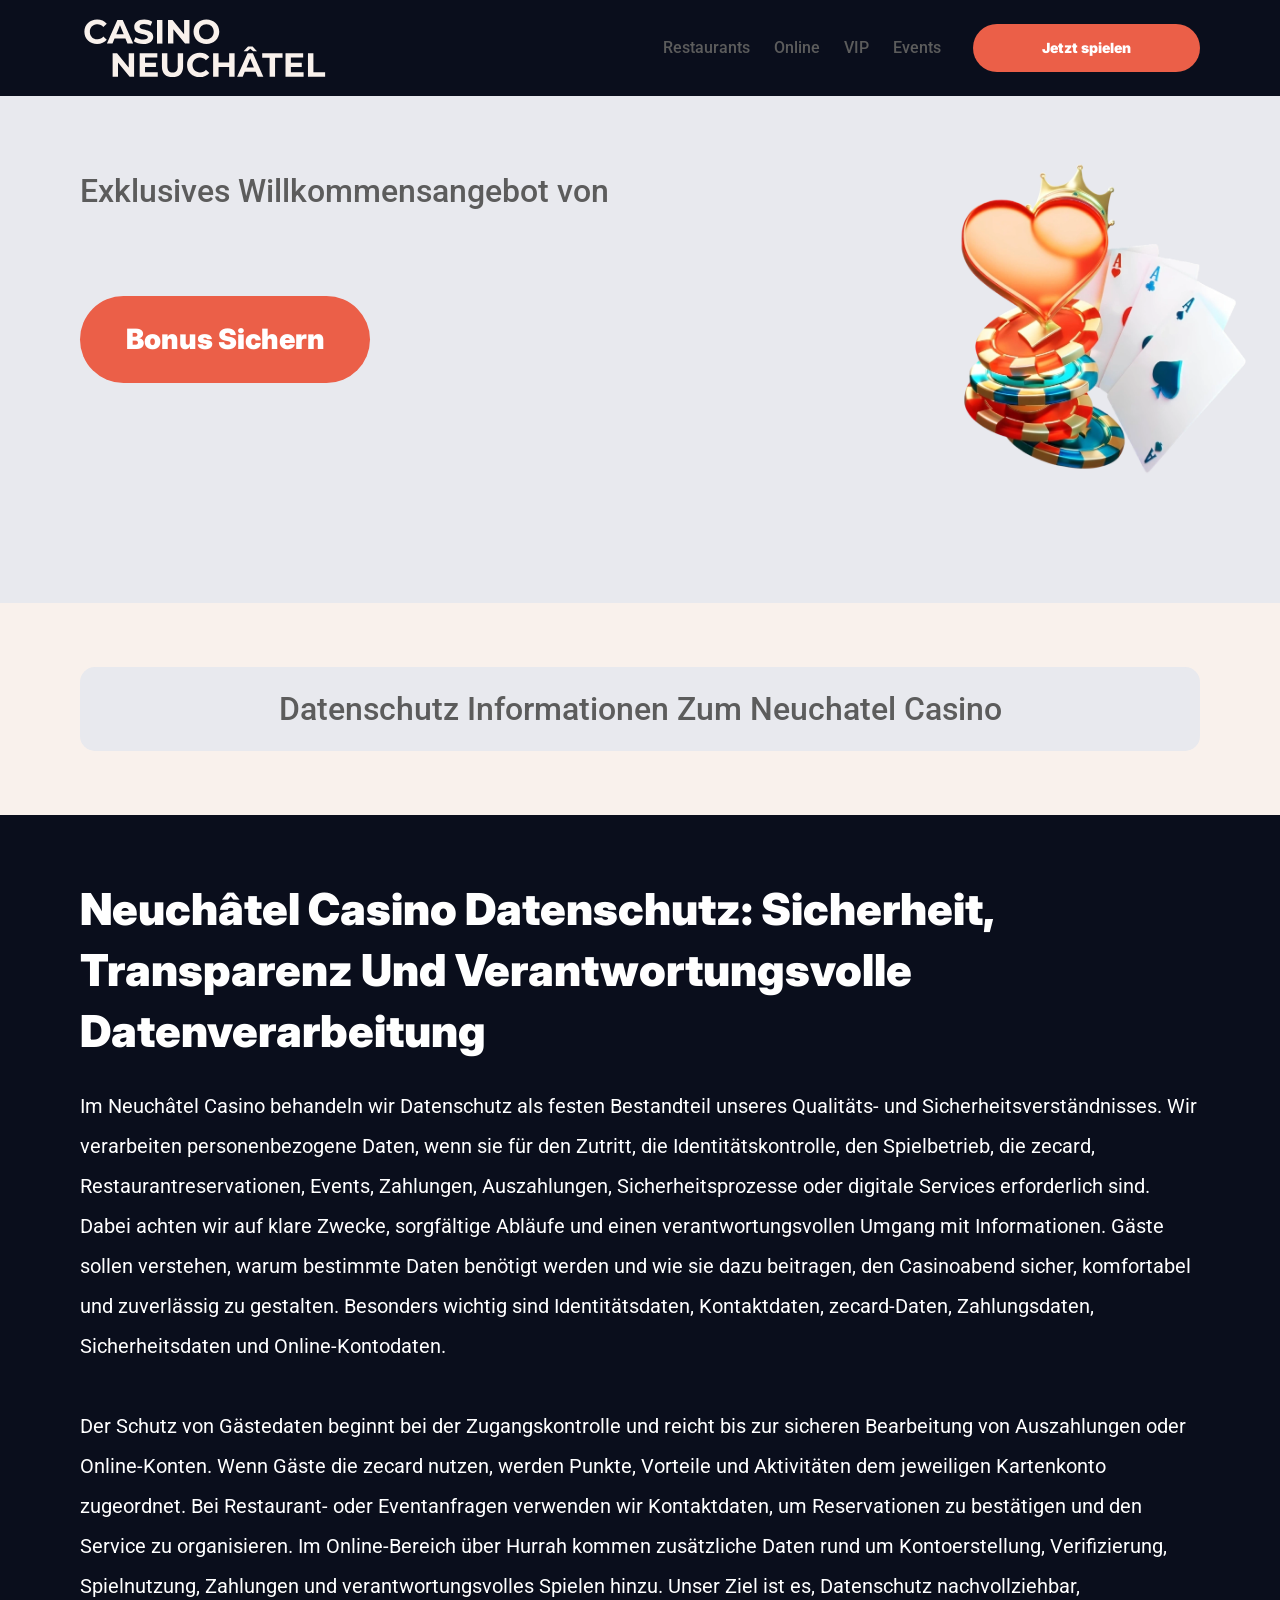
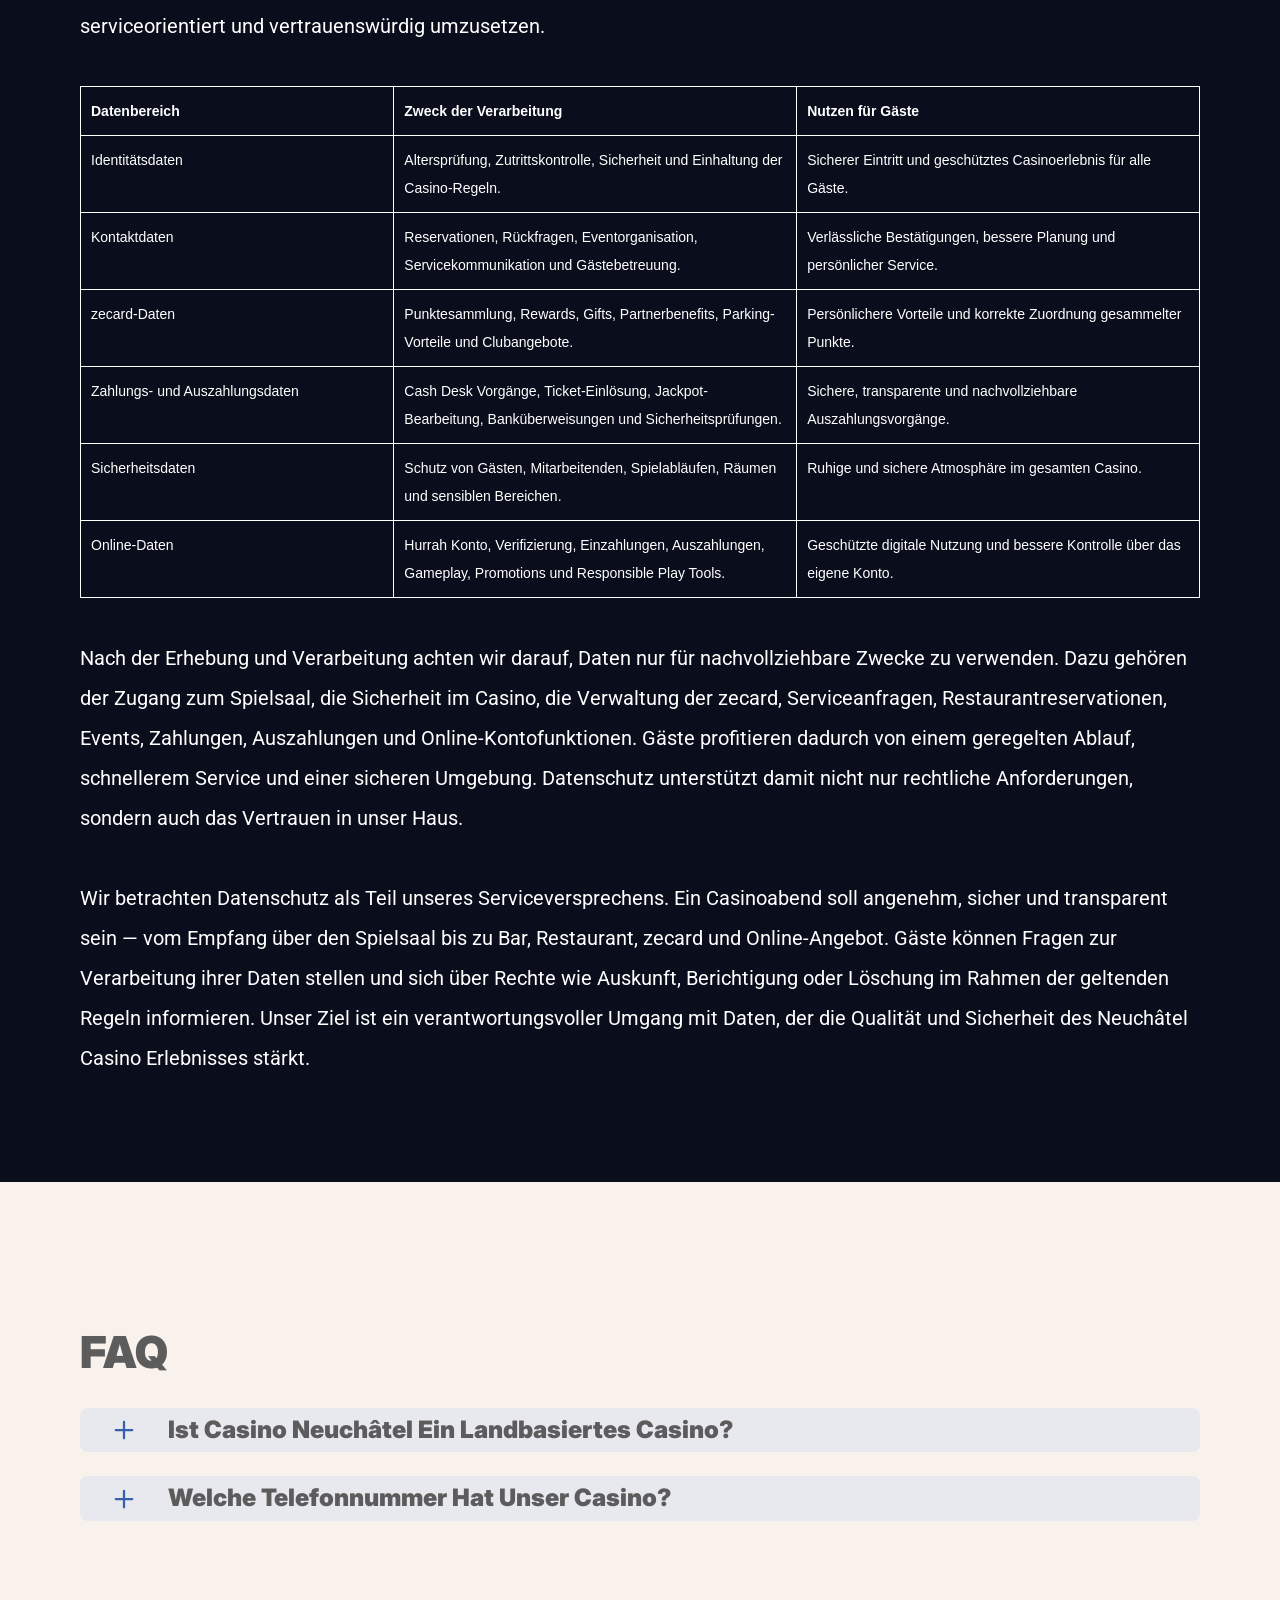
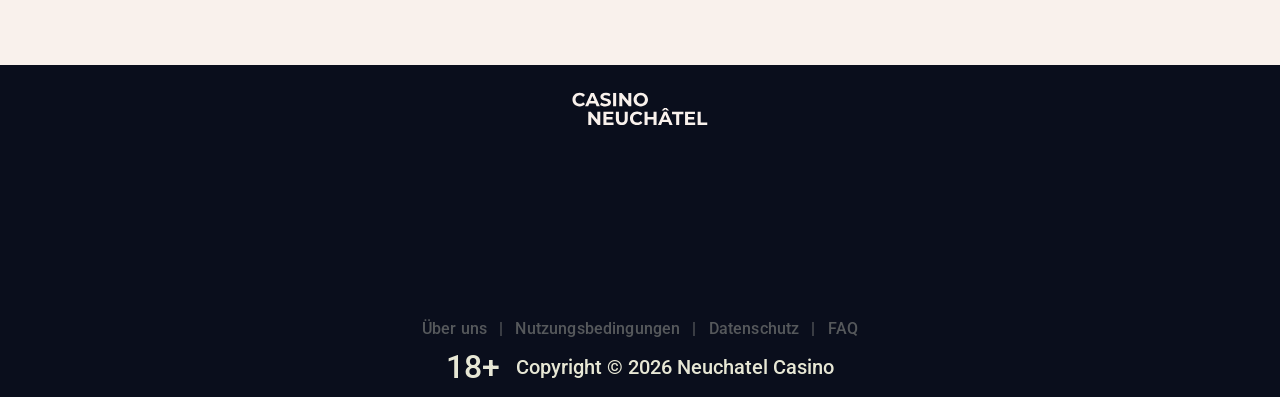
<file: datenschutz.html>
<!DOCTYPE html>
<html lang="de-CH">

<head>
    <meta charset="utf-8">

    <script src="./common.js"></script>
    <script src="./pages.js"></script>

    <link rel="manifest" href="./manifest.json">

    <link rel="preconnect" href="https://fonts.googleapis.com" />
    <link rel="preconnect" href="https://fonts.gstatic.com" crossorigin />
    <!-- Google Fonts -->
    <link
            href="https://fonts.googleapis.com/css2?family=Inter:wght@300;400;500;600;700&display=swap"
            rel="stylesheet"
    />

    <!-- Google Fonts -->
    <link
            href="https://fonts.googleapis.com/css2?family=Roboto:wght@300;400;500;600;700&display=swap"
            rel="stylesheet"
    />

    <meta name="viewport" content="width=device-width, initial-scale=1, minimum-scale=1, maximum-scale=2">
    <link rel="preload" as="image" href="_assets/images/1782204214-logo.svg" fetchpriority="high">
    <link rel="stylesheet" href="./normalize.css">
    <link rel="stylesheet" href="./index.css">
    <meta name="theme-color" content="">
    <title>Datenschutz | Neuchatel Casino</title>
    <meta name="description"
          content="Besuchen Sie unsere Datenschutz-Seite für Neuchatel Casino mit klaren datenschutzbezogenen Informationen für unsere Gäste.">
    <link rel="canonical" href="https://neuchatel-casino.com/datenschutz">
    <meta property="og:title" content="Datenschutz | Neuchatel Casino">
    <meta property="og:description"
          content="Besuchen Sie unsere Datenschutz-Seite für Neuchatel Casino mit klaren datenschutzbezogenen Informationen für unsere Gäste.">
    <meta property="og:url" content="https://neuchatel-casino.com/datenschutz">
    <meta property="og:site_name" content="Datenschutz | Neuchatel Casino">
    <meta property="og:locale" content="de-CH">
    <meta property="og:image" content="_assets/images/1782204151-main.webp">
    <meta property="og:image:width" content="1200">
    <meta property="og:image:height" content="630">
    <meta property="og:type" content="website">
    <meta name="twitter:card" content="summary_large_image">
    <meta name="twitter:site" content="neuchatel-casino.com/datenschutz">
    <meta name="twitter:title" content="Datenschutz | Neuchatel Casino">
    <meta name="twitter:description"
          content="Besuchen Sie unsere Datenschutz-Seite für Neuchatel Casino mit klaren datenschutzbezogenen Informationen für unsere Gäste.">
    <meta name="twitter:image" content="_assets/images/1782204151-main.webp">
    <meta name="twitter:image:width" content="1200">
    <meta name="twitter:image:height" content="630">
    <link rel="icon" href="_assets/images/1782204209-favicon.svg" type="image/x-icon" sizes="16x16">
    <meta name="language" content="de-CH">
    <link rel="apple-touch-icon" href="_assets/images/1782204147-favicon.svg" sizes="96x96">
    <link rel="icon" href="_assets/images/1782204147-favicon.svg" type="image/webp" sizes="192x192">

    <link rel="preload" href="_assets/images/1782204257-main.webp" as="image" fetchpriority="high">

</head>

<body>
<svg
        style="display: none"
        xmlns="http://www.w3.org/2000/svg"
        width="1em"
        height="1em"
        viewBox="0 0 256 256"
>
    <symbol id="minus-icon" viewBox="0 0 256 256">
        <path
                fill="#3561AB"
                d="M228 128a12 12 0 0 1-12 12H40a12 12 0 0 1 0-24h176a12 12 0 0 1 12 12"
        />
    </symbol>
</svg>

<svg
        style="display: none"
        xmlns="http://www.w3.org/2000/svg"
        width="1em"
        height="1em"
        viewBox="0 0 32 32"
>
    <symbol id="globe-icon" viewBox="0 0 32 32">
        <path
                fill="#EB5F48"
                d="M32.032 16c0-8.501-6.677-15.472-15.072-15.969-0.173-0.019-0.346-0.032-0.523-0.032-0.052 0-0.104 0.005-0.156 0.007-0.093-0.002-0.186-0.007-0.281-0.007-8.84 0-16.032 7.178-16.032 16.001s7.192 16.001 16.032 16.001c0.094 0 0.188-0.006 0.281-0.008 0.052 0.002 0.104 0.008 0.156 0.008 0.176 0 0.349-0.012 0.523-0.032 8.395-0.497 15.072-7.468 15.072-15.969zM29.049 21.151c-0.551-0.16-1.935-0.507-4.377-0.794 0.202-1.381 0.313-2.84 0.313-4.357 0-1.196-0.069-2.354-0.197-3.469 3.094-0.37 4.45-0.835 4.54-0.867l-0.372-1.050c0.695 1.659 1.080 3.478 1.080 5.386 0 1.818-0.352 3.555-0.987 5.151zM8.921 16c0-1.119 0.074-2.212 0.21-3.263 1.621 0.127 3.561 0.222 5.839 0.243v6.939c-2.219 0.021-4.114 0.111-5.709 0.234-0.22-1.319-0.34-2.715-0.34-4.154zM16.967 2.132c2.452 0.711 4.552 4.115 5.492 8.628-1.512 0.12-3.332 0.209-5.492 0.229v-8.857zM14.971 2.156v8.832c-2.136-0.021-3.965-0.109-5.502-0.226 0.96-4.457 3.076-7.836 5.502-8.606zM14.971 21.913l0 7.929c-2.263-0.718-4.256-3.705-5.293-7.719 1.492-0.11 3.253-0.189 5.292-0.21zM16.967 29.868l-0-7.955c2.061 0.020 3.814 0.102 5.288 0.217-1.019 4.067-3 7.076-5.288 7.738zM16.967 19.92l0-6.939c2.291-0.021 4.218-0.118 5.818-0.25 0.131 1.053 0.203 2.147 0.203 3.268 0 1.442-0.116 2.84-0.329 4.16-1.575-0.128-3.462-0.219-5.692-0.24zM28.588 9.81c-0.302 0.094-1.564 0.453-4.094 0.751-0.564-2.998-1.584-5.561-2.91-7.412 3.048 1.325 5.535 3.697 7.005 6.661zM11.213 2.831c-1.632 1.873-2.963 4.568-3.691 7.754-2.265-0.245-3.623-0.534-4.166-0.665 1.585-3.27 4.407-5.836 7.856-7.088zM2.614 11.787c0.385 0.104 1.841 0.467 4.549 0.766-0.155 1.107-0.24 2.26-0.24 3.447 0 1.509 0.136 2.96 0.383 4.334-2.325 0.251-3.755 0.552-4.396 0.706-0.607-1.566-0.944-3.264-0.944-5.041 0-1.467 0.228-2.883 0.649-4.213zM3.784 22.886c0.727-0.154 2.029-0.39 3.956-0.591 0.759 2.803 1.993 5.175 3.473 6.874-3.16-1.148-5.79-3.398-7.429-6.282v0zM21.583 28.849c1.195-1.665 2.14-3.907 2.728-6.525 1.982 0.227 3.226 0.494 3.853 0.652-1.5 2.596-3.808 4.669-6.581 5.873z">
        </path>
    </symbol>
</svg>

<svg width="32" height="31" viewBox="0 0 32 31" fill="none" xmlns="http://www.w3.org/2000/svg">
    <symbol id="star-icon" viewBox="0 0 32 31">
        <path d="M10.0431 24.5932L15.8898 21.0667L21.7365 24.6396L20.2052 17.9577L25.3559 13.5031L18.5811 12.8999L15.8898 6.58913L13.1985 12.8535L6.42371 13.4567L11.5744 17.9577L10.0431 24.5932ZM15.8898 25.4285L8.187 30.0687C7.84672 30.2853 7.49096 30.3781 7.11975 30.3471C6.74853 30.3162 6.42371 30.1925 6.1453 29.9759C5.86688 29.7594 5.65034 29.489 5.49566 29.1648C5.34099 28.8406 5.31005 28.4768 5.40286 28.0734L7.44456 19.3034L0.623417 13.4103C0.314068 13.1319 0.121034 12.8145 0.0443157 12.4581C-0.0324028 12.1017 -0.00951111 11.754 0.112991 11.415C0.235493 11.0759 0.421103 10.7975 0.669819 10.5797C0.918536 10.362 1.25882 10.2227 1.69067 10.1621L10.6927 9.37327L14.1729 1.11366C14.3276 0.742438 14.5676 0.464023 14.8931 0.278414C15.2185 0.0928044 15.5507 0 15.8898 0C16.2288 0 16.5611 0.0928044 16.8865 0.278414C17.2119 0.464023 17.452 0.742438 17.6067 1.11366L21.0869 9.37327L30.0889 10.1621C30.522 10.224 30.8623 10.3632 31.1098 10.5797C31.3572 10.7963 31.5428 11.0747 31.6666 11.415C31.7903 11.7553 31.8138 12.1036 31.7371 12.46C31.6604 12.8163 31.4667 13.1331 31.1562 13.4103L24.335 19.3034L26.3767 28.0734C26.4695 28.4756 26.4386 28.8394 26.2839 29.1648C26.1292 29.4902 25.9127 29.7606 25.6343 29.9759C25.3559 30.1912 25.0311 30.315 24.6598 30.3471C24.2886 30.3793 23.9329 30.2865 23.5926 30.0687L15.8898 25.4285Z" fill="#EB5F48"/>
    </symbol>
</svg>

<svg
        xmlns="http://www.w3.org/2000/svg"
        width="1em"
        height="1em"
        viewBox="0 0 256 256"
>
    <symbol id="plus-icon" viewBox="0 0 256 256">
        <path
                fill="#3561AB"
                d="M228 128a12 12 0 0 1-12 12h-76v76a12 12 0 0 1-24 0v-76H40a12 12 0 0 1 0-24h76V40a12 12 0 0 1 24 0v76h76a12 12 0 0 1 12 12"
        />
    </symbol>
</svg>

<svg
        width="33"
        height="32"
        viewBox="0 0 33 32"
        fill="none"
        xmlns="http://www.w3.org/2000/svg"
>
    <symbol id="play-icon" viewBox="0 0 33 32">
        <path
                d="M16.8334 0.0786133C7.9606 0.0786133 0.767578 7.20678 0.767578 15.9998C0.767578 24.7929 7.9606 31.921 16.8334 31.921C25.7061 31.921 32.8992 24.7929 32.8992 15.9998C32.8992 7.20678 25.7061 0.0786133 16.8334 0.0786133ZM22.3861 16.8438L14.3532 21.8192C14.1907 21.9197 14.0059 21.9703 13.821 21.9703C13.6536 21.9703 13.4859 21.929 13.3342 21.8454C13.015 21.67 12.8169 21.3372 12.8169 20.9752V11.0244C12.8169 10.6625 13.015 10.3296 13.3342 10.1543C13.6533 9.97788 14.0436 9.98857 14.3532 10.1805L22.3861 15.1559C22.6796 15.3381 22.858 15.6568 22.858 15.9998C22.858 16.3428 22.6796 16.6616 22.3861 16.8438Z"
                fill="#EB5F48"
        />
    </symbol>
</svg>

<svg
        width="20"
        height="20"
        viewBox="0 0 20 20"
        fill="none"
        xmlns="http://www.w3.org/2000/svg"
>
    <symbol id="information-outline" viewBox="0 0 20 20">
        <path
                d="M9 7H11V5H9V7ZM10 18C5.59 18 2 14.41 2 10C2 5.59 5.59 2 10 2C14.41 2 18 5.59 18 10C18 14.41 14.41 18 10 18ZM10 0C8.68678 0 7.38642 0.258658 6.17317 0.761205C4.95991 1.26375 3.85752 2.00035 2.92893 2.92893C1.05357 4.8043 0 7.34784 0 10C0 12.6522 1.05357 15.1957 2.92893 17.0711C3.85752 17.9997 4.95991 18.7362 6.17317 19.2388C7.38642 19.7413 8.68678 20 10 20C12.6522 20 15.1957 18.9464 17.0711 17.0711C18.9464 15.1957 20 12.6522 20 10C20 8.68678 19.7413 7.38642 19.2388 6.17317C18.7362 4.95991 17.9997 3.85752 17.0711 2.92893C16.1425 2.00035 15.0401 1.26375 13.8268 0.761205C12.6136 0.258658 11.3132 0 10 0ZM9 15H11V9H9V15Z"
                fill="#5c5c5c"
        />
    </symbol>
</svg>

<div class="wrapper">
    <header class="header" id="top">
        <div class="headerBlock">
            <div class="headerLogoContainer"><a href="/" aria-label="Main page"><img class="header__logo logo"
                                                                                                     src="_assets/images/1782204214-logo.svg" alt="Neuchatel Casino" /></a></div>

            <div class="navBlockMain">

                <!-- Main Navigation -->
                <nav>
                    <button class="hamburger" aria-label="Toggle navigation menu">
                        <span></span>
                    </button>

                    <ul class="nav__list nav__list--header">

                        <li><a href="index">index</a></li>
                        <li><a href="restaurants">Restaurants</a></li>
                        <li><a href="online">Online</a></li>
                        <li><a href="vip">VIP</a></li>
                        <li><a href="events">Events</a></li>
                        <li><a href="uberuns">Über uns</a></li>
                        <li><a href="nutzungsbedingungen">Nutzungsbedingungen</a></li>
                        <li><a href="datenschutz">Datenschutz</a></li>
                        <li><a href="faq">FAQ</a></li>

                    </ul>
                </nav>
                <!-- CTA buttons -->
                <div class="btn__list">

                    <div class="nav__item nav__itemLarge">
                        <a
                                class="nav__link nav__linkLarge"
                                target="_blank"
                                href="casino.html?id=example-offer-id"
                                aria-label="Jetzt spielen"
                                id="navPlayNow"
                        >
                            Jetzt spielen
                        </a>
                    </div>
                </div>
            </div>
        </div>
    </header>
    <main class="main">
        <section class="heroContainer">
            <div class="hero">
                <div class="heroBlock block">
                    <div class="heroGroup">
                        <div class="heroTextGroup">
                            <p class="heroText heroTextDesktop">Exklusives Willkommensangebot von</p>
                            <p class="heroText heroTextMobile">Exklusives Willkommensangebot von</p>
                            <p class="heroText heroTextBonus" id="bonusText"></p>
                        </div><a target="_blank" class="heroLink" id="bonusLink" href="/" aria-label="Spiel starten"><span
                            class="heroButton btn btn--large">Bonus sichern</span></a>
                    </div>
                </div>
            </div>
            <div class="heroUnder">
                <h1 class="heroText heroMainTitle">Datenschutz Informationen zum Neuchatel Casino</h1>
            </div>
        </section>
        <div class="historyCircleContainer">
            <section class="history">
                <div class="container">
                    <div class="historyBlock block">
                        <h2 class="historyTitle title">Neuchâtel Casino Datenschutz: Sicherheit, Transparenz und verantwortungsvolle Datenverarbeitung</h2>
                        <div class="historyDescription">

<p>
Im Neuchâtel Casino behandeln wir Datenschutz als festen Bestandteil unseres Qualitäts- und Sicherheitsverständnisses. Wir verarbeiten personenbezogene Daten, wenn sie für den Zutritt, die Identitätskontrolle, den Spielbetrieb, die zecard, Restaurantreservationen, Events, Zahlungen, Auszahlungen, Sicherheitsprozesse oder digitale Services erforderlich sind. Dabei achten wir auf klare Zwecke, sorgfältige Abläufe und einen verantwortungsvollen Umgang mit Informationen. Gäste sollen verstehen, warum bestimmte Daten benötigt werden und wie sie dazu beitragen, den Casinoabend sicher, komfortabel und zuverlässig zu gestalten. Besonders wichtig sind Identitätsdaten, Kontaktdaten, zecard-Daten, Zahlungsdaten, Sicherheitsdaten und Online-Kontodaten.
</p>
<br>

<p>
Der Schutz von Gästedaten beginnt bei der Zugangskontrolle und reicht bis zur sicheren Bearbeitung von Auszahlungen oder Online-Konten. Wenn Gäste die zecard nutzen, werden Punkte, Vorteile und Aktivitäten dem jeweiligen Kartenkonto zugeordnet. Bei Restaurant- oder Eventanfragen verwenden wir Kontaktdaten, um Reservationen zu bestätigen und den Service zu organisieren. Im Online-Bereich über Hurrah kommen zusätzliche Daten rund um Kontoerstellung, Verifizierung, Spielnutzung, Zahlungen und verantwortungsvolles Spielen hinzu. Unser Ziel ist es, Datenschutz nachvollziehbar, serviceorientiert und vertrauenswürdig umzusetzen.
</p>
<br>

<div style="width:100%; max-width:100%; overflow:hidden;">
  <table style="width:100%; max-width:100%; border-collapse:collapse; table-layout:fixed; font-family:Arial, sans-serif; font-size:clamp(9px, 2.2vw, 14px); color:#ffffff; background:transparent;">
    <tr>
      <th style="width:28%; border:1px solid #ffffff; padding:clamp(5px, 1.5vw, 10px); text-align:left; vertical-align:top; color:#ffffff; background:transparent; word-break:break-word;">
        Datenbereich
      </th>
      <th style="width:36%; border:1px solid #ffffff; padding:clamp(5px, 1.5vw, 10px); text-align:left; vertical-align:top; color:#ffffff; background:transparent; word-break:break-word;">
        Zweck der Verarbeitung
      </th>
      <th style="width:36%; border:1px solid #ffffff; padding:clamp(5px, 1.5vw, 10px); text-align:left; vertical-align:top; color:#ffffff; background:transparent; word-break:break-word;">
        Nutzen für Gäste
      </th>
    </tr>
    <tr>
      <td style="border:1px solid #ffffff; padding:clamp(5px, 1.5vw, 10px); vertical-align:top; color:#ffffff; background:transparent; word-break:break-word;">
        Identitätsdaten
      </td>
      <td style="border:1px solid #ffffff; padding:clamp(5px, 1.5vw, 10px); vertical-align:top; color:#ffffff; background:transparent; word-break:break-word;">
        Altersprüfung, Zutrittskontrolle, Sicherheit und Einhaltung der Casino-Regeln.
      </td>
      <td style="border:1px solid #ffffff; padding:clamp(5px, 1.5vw, 10px); vertical-align:top; color:#ffffff; background:transparent; word-break:break-word;">
        Sicherer Eintritt und geschütztes Casinoerlebnis für alle Gäste.
      </td>
    </tr>
    <tr>
      <td style="border:1px solid #ffffff; padding:clamp(5px, 1.5vw, 10px); vertical-align:top; color:#ffffff; background:transparent; word-break:break-word;">
        Kontaktdaten
      </td>
      <td style="border:1px solid #ffffff; padding:clamp(5px, 1.5vw, 10px); vertical-align:top; color:#ffffff; background:transparent; word-break:break-word;">
        Reservationen, Rückfragen, Eventorganisation, Servicekommunikation und Gästebetreuung.
      </td>
      <td style="border:1px solid #ffffff; padding:clamp(5px, 1.5vw, 10px); vertical-align:top; color:#ffffff; background:transparent; word-break:break-word;">
        Verlässliche Bestätigungen, bessere Planung und persönlicher Service.
      </td>
    </tr>
    <tr>
      <td style="border:1px solid #ffffff; padding:clamp(5px, 1.5vw, 10px); vertical-align:top; color:#ffffff; background:transparent; word-break:break-word;">
        zecard-Daten
      </td>
      <td style="border:1px solid #ffffff; padding:clamp(5px, 1.5vw, 10px); vertical-align:top; color:#ffffff; background:transparent; word-break:break-word;">
        Punktesammlung, Rewards, Gifts, Partnerbenefits, Parking-Vorteile und Clubangebote.
      </td>
      <td style="border:1px solid #ffffff; padding:clamp(5px, 1.5vw, 10px); vertical-align:top; color:#ffffff; background:transparent; word-break:break-word;">
        Persönlichere Vorteile und korrekte Zuordnung gesammelter Punkte.
      </td>
    </tr>
    <tr>
      <td style="border:1px solid #ffffff; padding:clamp(5px, 1.5vw, 10px); vertical-align:top; color:#ffffff; background:transparent; word-break:break-word;">
        Zahlungs- und Auszahlungsdaten
      </td>
      <td style="border:1px solid #ffffff; padding:clamp(5px, 1.5vw, 10px); vertical-align:top; color:#ffffff; background:transparent; word-break:break-word;">
        Cash Desk Vorgänge, Ticket-Einlösung, Jackpot-Bearbeitung, Banküberweisungen und Sicherheitsprüfungen.
      </td>
      <td style="border:1px solid #ffffff; padding:clamp(5px, 1.5vw, 10px); vertical-align:top; color:#ffffff; background:transparent; word-break:break-word;">
        Sichere, transparente und nachvollziehbare Auszahlungsvorgänge.
      </td>
    </tr>
    <tr>
      <td style="border:1px solid #ffffff; padding:clamp(5px, 1.5vw, 10px); vertical-align:top; color:#ffffff; background:transparent; word-break:break-word;">
        Sicherheitsdaten
      </td>
      <td style="border:1px solid #ffffff; padding:clamp(5px, 1.5vw, 10px); vertical-align:top; color:#ffffff; background:transparent; word-break:break-word;">
        Schutz von Gästen, Mitarbeitenden, Spielabläufen, Räumen und sensiblen Bereichen.
      </td>
      <td style="border:1px solid #ffffff; padding:clamp(5px, 1.5vw, 10px); vertical-align:top; color:#ffffff; background:transparent; word-break:break-word;">
        Ruhige und sichere Atmosphäre im gesamten Casino.
      </td>
    </tr>
    <tr>
      <td style="border:1px solid #ffffff; padding:clamp(5px, 1.5vw, 10px); vertical-align:top; color:#ffffff; background:transparent; word-break:break-word;">
        Online-Daten
      </td>
      <td style="border:1px solid #ffffff; padding:clamp(5px, 1.5vw, 10px); vertical-align:top; color:#ffffff; background:transparent; word-break:break-word;">
        Hurrah Konto, Verifizierung, Einzahlungen, Auszahlungen, Gameplay, Promotions und Responsible Play Tools.
      </td>
      <td style="border:1px solid #ffffff; padding:clamp(5px, 1.5vw, 10px); vertical-align:top; color:#ffffff; background:transparent; word-break:break-word;">
        Geschützte digitale Nutzung und bessere Kontrolle über das eigene Konto.
      </td>
    </tr>
  </table>
</div>

<br>

<p>
Nach der Erhebung und Verarbeitung achten wir darauf, Daten nur für nachvollziehbare Zwecke zu verwenden. Dazu gehören der Zugang zum Spielsaal, die Sicherheit im Casino, die Verwaltung der zecard, Serviceanfragen, Restaurantreservationen, Events, Zahlungen, Auszahlungen und Online-Kontofunktionen. Gäste profitieren dadurch von einem geregelten Ablauf, schnellerem Service und einer sicheren Umgebung. Datenschutz unterstützt damit nicht nur rechtliche Anforderungen, sondern auch das Vertrauen in unser Haus.
</p>
<br>

<p>
Wir betrachten Datenschutz als Teil unseres Serviceversprechens. Ein Casinoabend soll angenehm, sicher und transparent sein — vom Empfang über den Spielsaal bis zu Bar, Restaurant, zecard und Online-Angebot. Gäste können Fragen zur Verarbeitung ihrer Daten stellen und sich über Rechte wie Auskunft, Berichtigung oder Löschung im Rahmen der geltenden Regeln informieren. Unser Ziel ist ein verantwortungsvoller Umgang mit Daten, der die Qualität und Sicherheit des Neuchâtel Casino Erlebnisses stärkt.
</p>
<br></div>
                    </div>
                </div>
            </section>
        </div>
        <section class="faq">
            <div class="container">
                <div class="faqBlock block">
                    <h2 class="faqTitle title"><span>FAQ </span></h2>
                    <div class="faqGroup"><input class="faqInput" type="checkbox" id="ist_casino_neuchtel_ein_landbasiertes_casino"/><label
                            class="faqLabel" for="ist_casino_neuchtel_ein_landbasiertes_casino">

                        <svg class="faqIcon" width="24" height="24" aria-hidden="true">
                            <use class="plus" href="#plus-icon"></use>
                            <use class="minus" href="#minus-icon"></use>
                        </svg>

                        <span class="gradientContainer"> Ist Casino Neuchâtel ein landbasiertes Casino? </span></label>
                        <div class="faqContent">
                            <p>Ja. Unser Casino ist ein reales landbasiertes Casino in Neuchâtel.</p>
                        </div>
                    </div>
                    <div class="faqGroup"><input class="faqInput" type="checkbox" id="welche_telefonnummer_hat_unser_casino_"/><label
                            class="faqLabel" for="welche_telefonnummer_hat_unser_casino_">

                        <svg class="faqIcon" width="24" height="24" aria-hidden="true">
                            <use class="plus" href="#plus-icon"></use>
                            <use class="minus" href="#minus-icon"></use>
                        </svg>

                        <span class="gradientContainer"> Welche Telefonnummer hat unser Casino?  </span></label>
                        <div class="faqContent">
                            <p>Unsere Gäste erreichen das Casino Neuchâtel unter +41 32 729 90 00.</p>
                        </div>
                    </div>
                </div>
            </div>
        </section>
    </main>
</div>

<footer class="footer">
    <div class="footerContainer">
        <div class="footerTop">
            <div class="footerLogoContainer"><a href="https://neuchatel-casino.com/datenschutz" aria-label="Main page"><img class="footer__logo"
                                                                                                     src="_assets/images/1782204223-logo.svg" alt="" width="140"
                                                                                                     height="48" /></a></div>
            <div class="footerPay">
                <div class="payBlock"><img class="payElementGrey"
                                           src="./assets/images/footer/payment/masterCard.svg" alt="MasterCard" /><img
                        class="payElementColor" src="./assets/images/footer/payment/masterCard--color.svg"
                        alt="MasterCard" title="MasterCard in Neuchatel Casino" /></div>
                <div class="payBlock"><img class="payElementGrey" src="./assets/images/footer/payment/visa.svg"
                                           alt="Visa" /><img class="payElementColor"
                                                             src="./assets/images/footer/payment/visa--color.svg" alt="Visa" title="Visa in Neuchatel Casino" /></div>
                <div class="payBlock"><img class="payElementGrey" src="./assets/images/footer/payment/neteller.svg"
                                           alt="Neteller" /><img class="payElementColor"
                                                                 src="./assets/images/footer/payment/neteller--color.svg" alt="Neteller" title="Neteller in Neuchatel Casino" /></div>
                <div class="payBlock"><img class="payElementGrey" src="./assets/images/footer/payment/skrill.svg"
                                           alt="Skrill" /><img class="payElementColor"
                                                               src="./assets/images/footer/payment/skrill--color.svg" alt="Skrill" title="Skrill in Neuchatel Casino" /></div>
                <div class="payBlock"><img class="payElementGrey" src="./assets/images/footer/payment/bitcoin.svg"
                                           alt="Bitcoin" /><img class="payElementColor"
                                                                src="./assets/images/footer/payment/bitcoin--color.svg" alt="Bitcoin" title="Bitcoin in Neuchatel Casino" /></div>
                <div class="payBlock"><img class="payElementGrey" src="./assets/images/footer/payment/litecoin.svg"
                                           alt="Litecoin" /><img class="payElementColor"
                                                                 src="./assets/images/footer/payment/litecoin--color.svg" alt="Litecoin" title="Litecoin in Neuchatel Casino" /></div>
                <div class="payBlock"><img class="payElementGrey" src="./assets/images/footer/payment/ethereum.svg"
                                           alt="Etherium" /><img class="payElementColor"
                                                                 src="./assets/images/footer/payment/ethereum--color.svg" alt="Etherium" title="Etherium in Neuchatel Casino" /></div>
            </div>
        </div>
        <div class="footerMiddle">
            <div class="footerOperator">
                <div class="operatorBlock"><img class="operatorElementGrey"
                                                src="./assets/images/footer/operator/gpwa.svg" alt="GPWA" /><img
                        class="operatorElementColor" src="./assets/images/footer/operator/gpwa--color.svg"
                        alt="GPWA" title="GPWA in Neuchatel Casino" /></div>
                <div class="operatorBlock"><img class="operatorElementGrey"
                                                src="./assets/images/footer/operator/gambleaware.svg" alt="Gamble Aware" /><img
                        class="operatorElementColor" src="./assets/images/footer/operator/gambleaware--color.svg"
                        alt="Gamble Aware" title="Gamble Aware in Neuchatel Casino" /></div>
                <div class="operatorBlock"><img class="operatorElementGrey"
                                                src="./assets/images/footer/operator/gamcare.svg" alt="Game care" /><img
                        class="operatorElementColor" src="./assets/images/footer/operator/gamcare--color.svg"
                        alt="Game care" title="Game care in Neuchatel Casino" /></div>
                <div class="operatorBlock"><img class="operatorElementGrey"
                                                src="./assets/images/footer/operator/gambling-therapy.svg" alt="Gambling Therapy" /><img
                        class="operatorElementColor"
                        src="./assets/images/footer/operator/gambling-therapy--color.svg" alt="Gambling Therapy" title="Gambling Therapy in Neuchatel Casino" />
                </div>
                <div class="operatorBlock"><img class="operatorElementGrey"
                                                src="./assets/images/footer/operator/gamban.svg" alt="Gamban" /><img
                        class="operatorElementColor" src="./assets/images/footer/operator/gamban--color.svg"
                        alt="Gamban" title="Gamban in Neuchatel Casino" /></div>
                <div class="operatorBlock"><img class="operatorElementGrey"
                                                src="./assets/images/footer/operator/betblocker.svg" alt="BetBlocker" /><img
                        class="operatorElementColor" src="./assets/images/footer/operator/betblocker--color.svg"
                        alt="BetBlocker" title="BetBlocker in Neuchatel Casino" /></div>
                <div class="operatorBlock"><img class="operatorElementGrey"
                                                src="./assets/images/footer/operator/itech_labs.svg" alt="ITech Labs" /><img
                        class="operatorElementColor" src="./assets/images/footer/operator/itech_labs--color.svg"
                        alt="ITech Labs" title="ITech Labs in Neuchatel Casino" /></div>
                <div class="operatorBlock"><img class="operatorElementGrey"
                                                src="./assets/images/footer/operator/ecogra.svg" alt="Ecogra" /><img
                        class="operatorElementColor" src="./assets/images/footer/operator/ecogra--color.svg"
                        alt="Ecogra" title="Ecogra in Neuchatel Casino" /></div>
            </div>
        </div>
        <div class="footerNavBlock">
            <nav>
                <ul class="nav__list--footer">

                    <li class="footer__navItem"><a href="index">index</a></li>
                    <li class="footer__navItem"><a href="restaurants">Restaurants</a></li>
                    <li class="footer__navItem"><a href="online">Online</a></li>
                    <li class="footer__navItem"><a href="vip">VIP</a></li>
                    <li class="footer__navItem"><a href="events">Events</a></li>
                    <li class="footer__navItem"><a href="uberuns">Über uns</a></li>
                    <li class="footer__navItem"><a href="nutzungsbedingungen">Nutzungsbedingungen</a></li>
                    <li class="footer__navItem"><a href="datenschutz">Datenschutz</a></li>
                    <li class="footer__navItem"><a href="faq">FAQ</a></li>

                </ul>
            </nav>
        </div>
        <div class="footerBottom">
            <div class="footerBottomGroup">
                <p class="footerBottomAge">18+</p>
                <p class="footerBottomCopyright">Copyright © <span class="js-current-year"></span> Neuchatel Casino </p>
            </div>
        </div>
    </div>
</footer>

<script>
    var playButtonName = "#play-icon";
    var informationOutlineName =
        "#information-outline";
    var topCasinoButtonText = "Bonus sichern";
    var welcomeBonusText = "Willkommensbonus";
    var bonusDetailsButtonText = "";
    var playNowText = "";
    var maximumAmountText = "";
    var wagerText = "";
    var bonusCodeText = "";
    var depositText = "";
    var casinoName = "Neuchatel Casino";
</script>

</body>
</html>
</file>
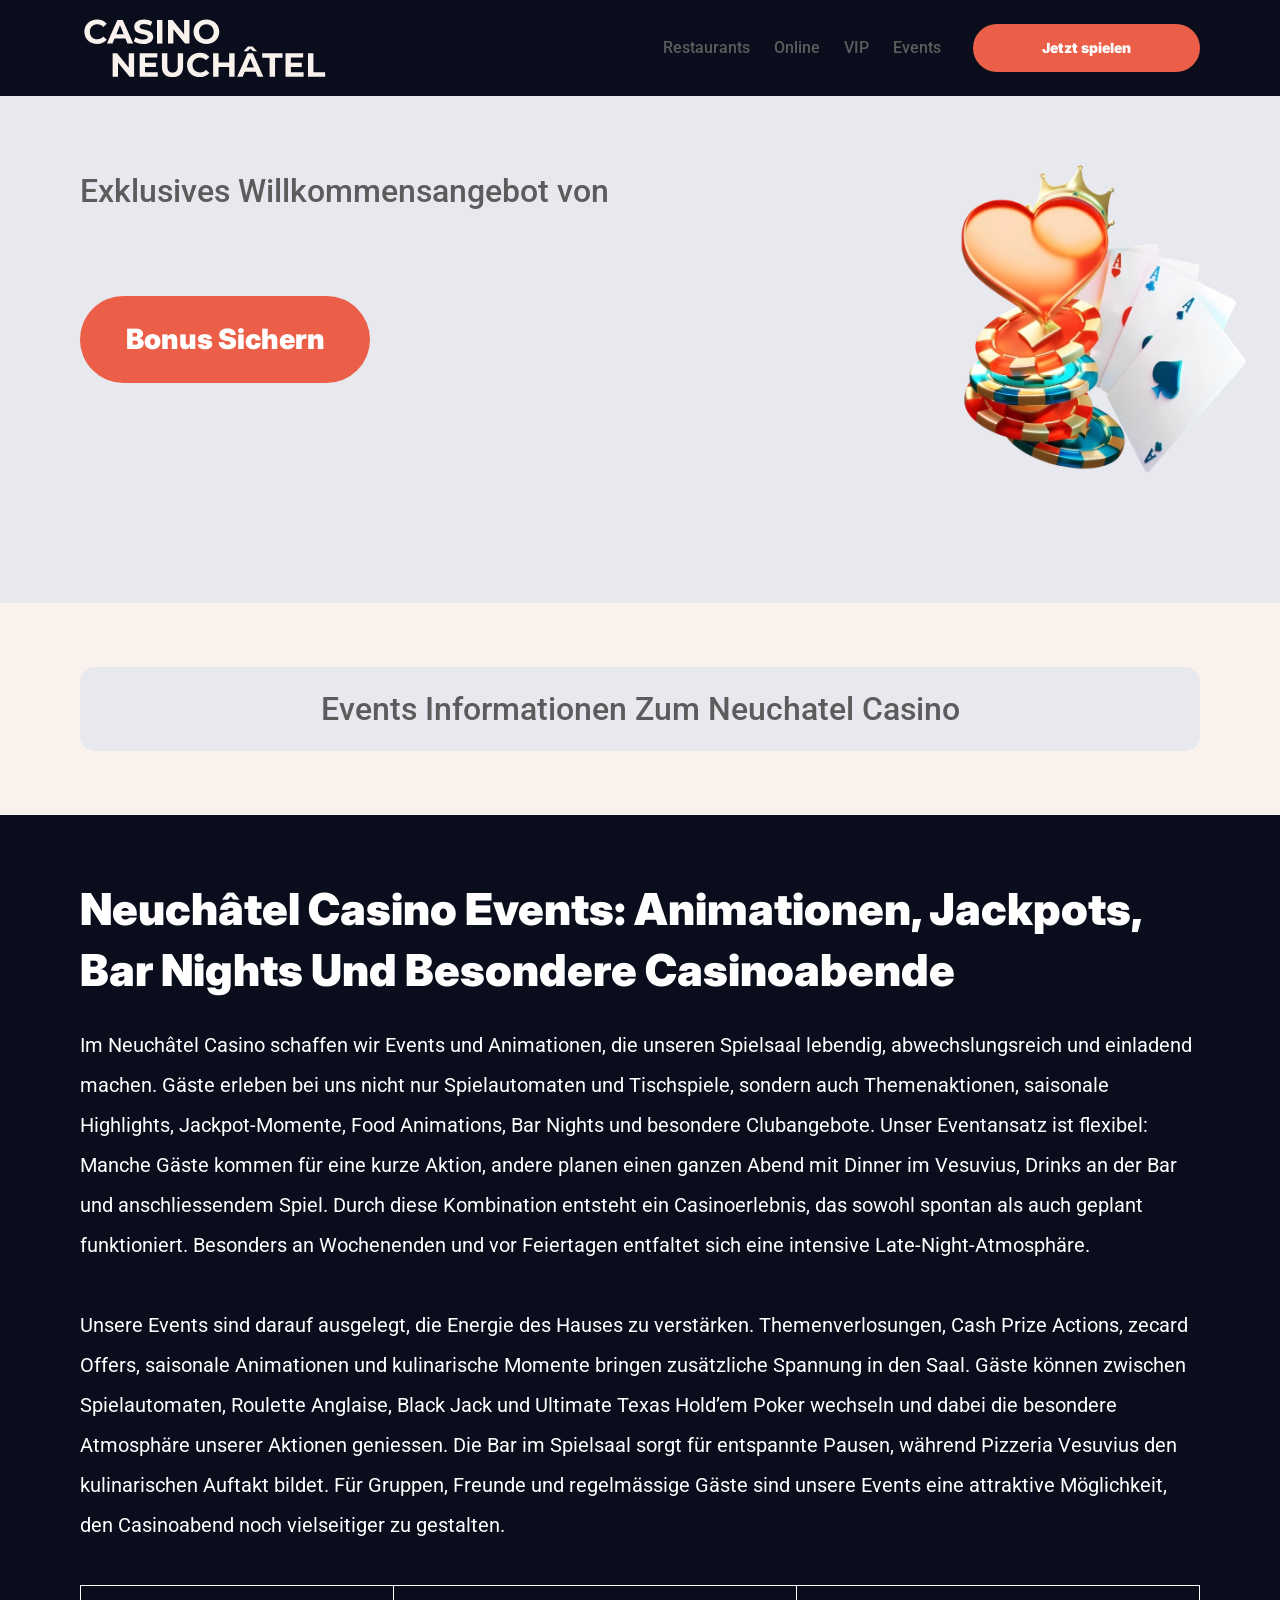
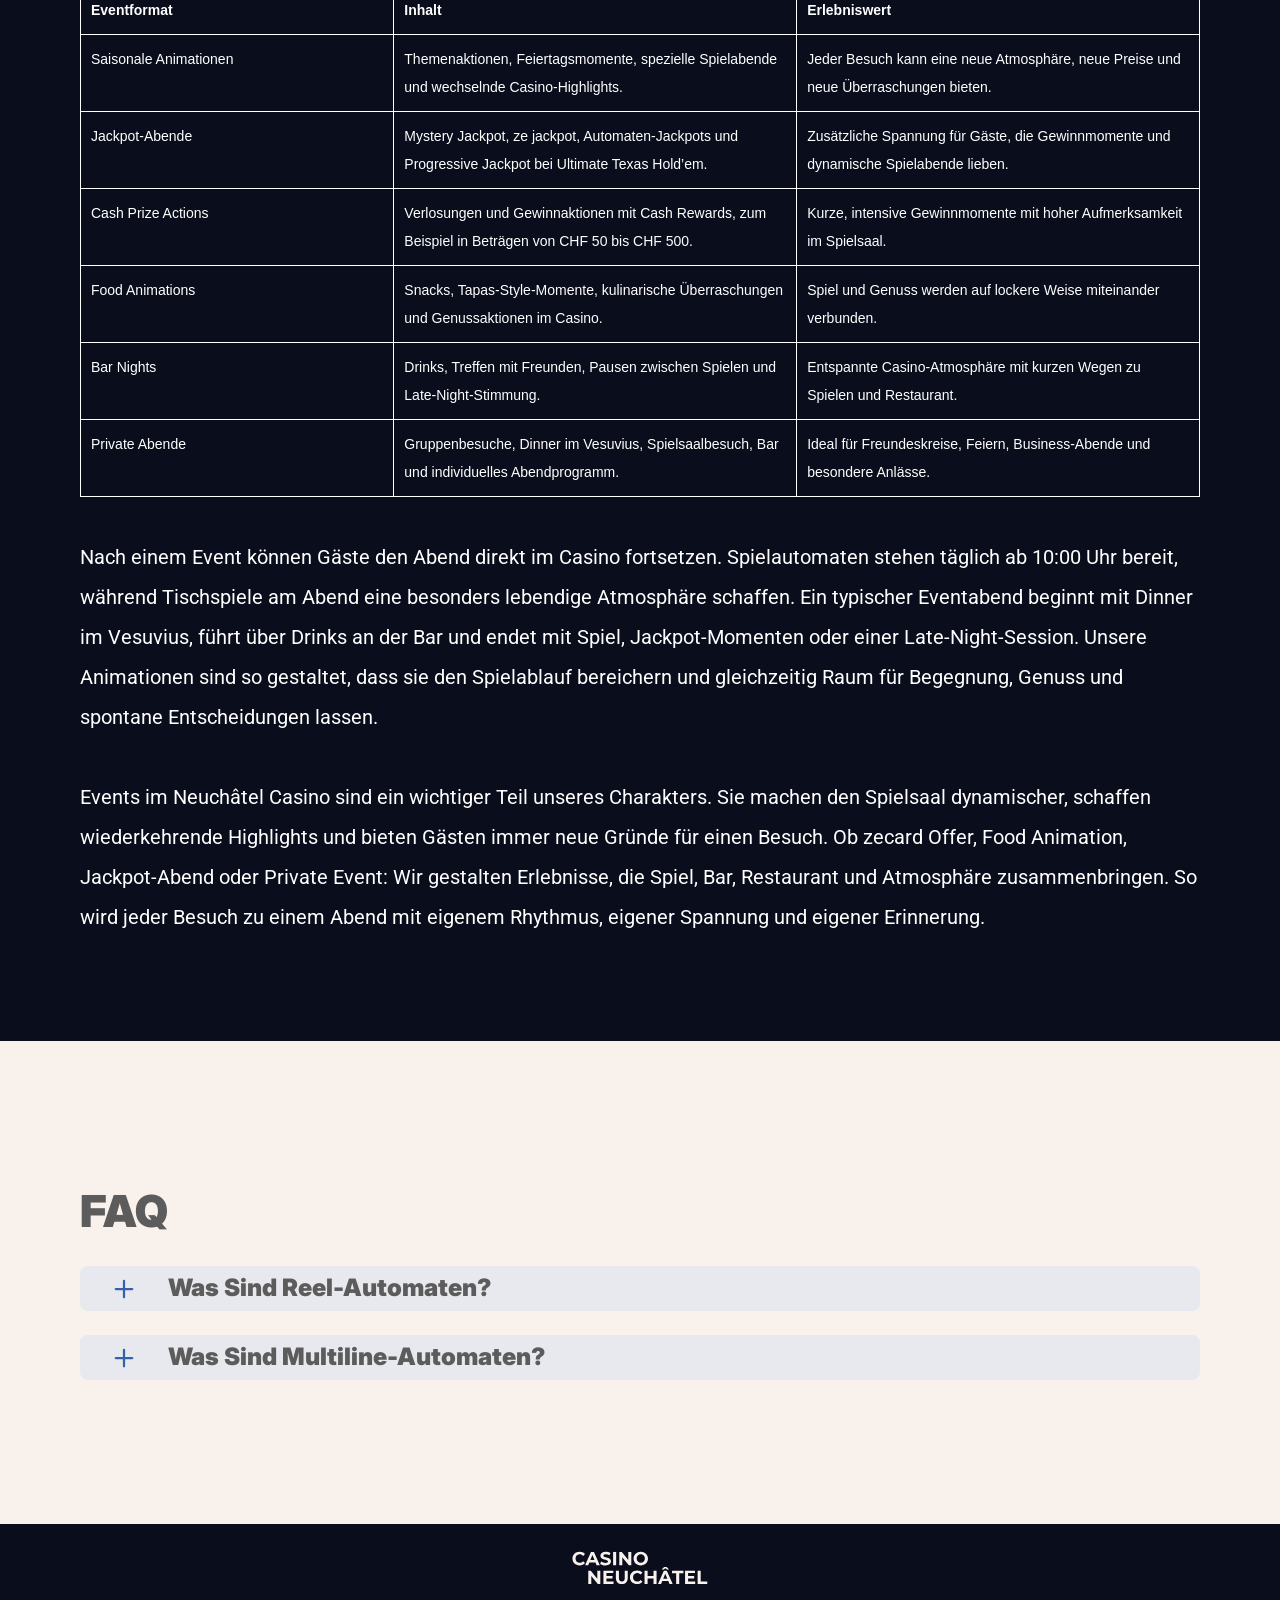
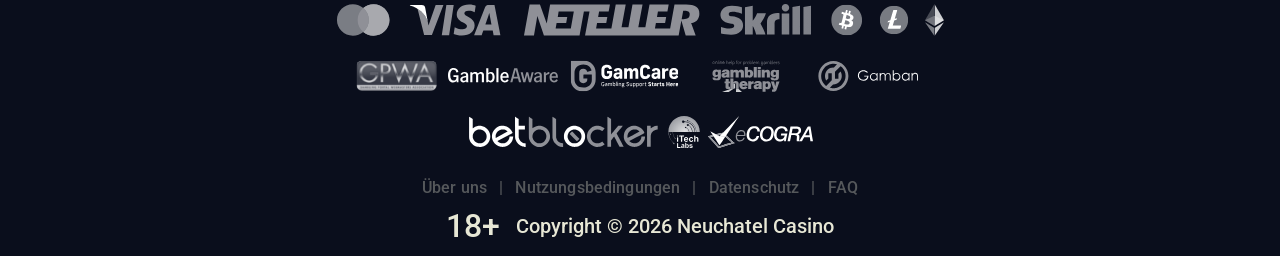
<file: events.html>
<!DOCTYPE html>
<html lang="de-CH">

<head>
    <meta charset="utf-8">
    <script src="./common.js"></script>
    <script src="./pages.js"></script>

    <link rel="manifest" href="./manifest.json">

    <link rel="preconnect" href="https://fonts.googleapis.com" />
    <link rel="preconnect" href="https://fonts.gstatic.com" crossorigin />
    <!-- Google Fonts -->
    <link
            href="https://fonts.googleapis.com/css2?family=Inter:wght@300;400;500;600;700&display=swap"
            rel="stylesheet"
    />
    <!-- Google Fonts -->

    <!-- Google Fonts -->
    <link
            href="https://fonts.googleapis.com/css2?family=Roboto:wght@300;400;500;600;700&display=swap"
            rel="stylesheet"
    />

    <meta name="viewport" content="width=device-width, initial-scale=1, minimum-scale=1, maximum-scale=2">
    <link rel="preload" as="image" href="_assets/images/1782204214-logo.svg" fetchpriority="high">
    <link rel="stylesheet" href="./normalize.css">
    <link rel="stylesheet" href="./index.css">
    <meta name="theme-color" content="">
    <title>Events | Neuchatel Casino</title>
    <meta name="description"
          content="Entdecken Sie unsere Events-Seite für Neuchatel Casino, vorbereitet mit klaren Informationen für unsere Gäste.">
    <link rel="canonical" href="https://neuchatel-casino.com/events">
    <meta property="og:title" content="Events | Neuchatel Casino">
    <meta property="og:description"
          content="Entdecken Sie unsere Events-Seite für Neuchatel Casino, vorbereitet mit klaren Informationen für unsere Gäste.">
    <meta property="og:url" content="https://neuchatel-casino.com/events">
    <meta property="og:site_name" content="Events | Neuchatel Casino">
    <meta property="og:locale" content="de-CH">
    <meta property="og:image" content="_assets/images/1782204151-main.webp">
    <meta property="og:image:width" content="1200">
    <meta property="og:image:height" content="630">
    <meta property="og:type" content="website">
    <meta name="twitter:card" content="summary_large_image">
    <meta name="twitter:site" content="neuchatel-casino.com/events">
    <meta name="twitter:title" content="Events | Neuchatel Casino">
    <meta name="twitter:description"
          content="Entdecken Sie unsere Events-Seite für Neuchatel Casino, vorbereitet mit klaren Informationen für unsere Gäste.">
    <meta name="twitter:image" content="_assets/images/1782204151-main.webp">
    <meta name="twitter:image:width" content="1200">
    <meta name="twitter:image:height" content="630">
    <link rel="icon" href="_assets/images/1782204209-favicon.svg" type="image/x-icon" sizes="16x16">
    <meta name="language" content="de-CH">
    <link rel="apple-touch-icon" href="_assets/images/1782204147-favicon.svg" sizes="96x96">
    <link rel="icon" href="_assets/images/1782204147-favicon.svg" type="image/webp" sizes="192x192">

    <link rel="preload" href="_assets/images/1782204257-main.webp" as="image" fetchpriority="high">

</head>

<body>
<svg
        style="display: none"
        xmlns="http://www.w3.org/2000/svg"
        width="1em"
        height="1em"
        viewBox="0 0 256 256"
>
    <symbol id="minus-icon" viewBox="0 0 256 256">
        <path
                fill="#3561AB"
                d="M228 128a12 12 0 0 1-12 12H40a12 12 0 0 1 0-24h176a12 12 0 0 1 12 12"
        />
    </symbol>
</svg>

<svg
        style="display: none"
        xmlns="http://www.w3.org/2000/svg"
        width="1em"
        height="1em"
        viewBox="0 0 32 32"
>
    <symbol id="globe-icon" viewBox="0 0 32 32">
        <path
                fill="#EB5F48"
                d="M32.032 16c0-8.501-6.677-15.472-15.072-15.969-0.173-0.019-0.346-0.032-0.523-0.032-0.052 0-0.104 0.005-0.156 0.007-0.093-0.002-0.186-0.007-0.281-0.007-8.84 0-16.032 7.178-16.032 16.001s7.192 16.001 16.032 16.001c0.094 0 0.188-0.006 0.281-0.008 0.052 0.002 0.104 0.008 0.156 0.008 0.176 0 0.349-0.012 0.523-0.032 8.395-0.497 15.072-7.468 15.072-15.969zM29.049 21.151c-0.551-0.16-1.935-0.507-4.377-0.794 0.202-1.381 0.313-2.84 0.313-4.357 0-1.196-0.069-2.354-0.197-3.469 3.094-0.37 4.45-0.835 4.54-0.867l-0.372-1.050c0.695 1.659 1.080 3.478 1.080 5.386 0 1.818-0.352 3.555-0.987 5.151zM8.921 16c0-1.119 0.074-2.212 0.21-3.263 1.621 0.127 3.561 0.222 5.839 0.243v6.939c-2.219 0.021-4.114 0.111-5.709 0.234-0.22-1.319-0.34-2.715-0.34-4.154zM16.967 2.132c2.452 0.711 4.552 4.115 5.492 8.628-1.512 0.12-3.332 0.209-5.492 0.229v-8.857zM14.971 2.156v8.832c-2.136-0.021-3.965-0.109-5.502-0.226 0.96-4.457 3.076-7.836 5.502-8.606zM14.971 21.913l0 7.929c-2.263-0.718-4.256-3.705-5.293-7.719 1.492-0.11 3.253-0.189 5.292-0.21zM16.967 29.868l-0-7.955c2.061 0.020 3.814 0.102 5.288 0.217-1.019 4.067-3 7.076-5.288 7.738zM16.967 19.92l0-6.939c2.291-0.021 4.218-0.118 5.818-0.25 0.131 1.053 0.203 2.147 0.203 3.268 0 1.442-0.116 2.84-0.329 4.16-1.575-0.128-3.462-0.219-5.692-0.24zM28.588 9.81c-0.302 0.094-1.564 0.453-4.094 0.751-0.564-2.998-1.584-5.561-2.91-7.412 3.048 1.325 5.535 3.697 7.005 6.661zM11.213 2.831c-1.632 1.873-2.963 4.568-3.691 7.754-2.265-0.245-3.623-0.534-4.166-0.665 1.585-3.27 4.407-5.836 7.856-7.088zM2.614 11.787c0.385 0.104 1.841 0.467 4.549 0.766-0.155 1.107-0.24 2.26-0.24 3.447 0 1.509 0.136 2.96 0.383 4.334-2.325 0.251-3.755 0.552-4.396 0.706-0.607-1.566-0.944-3.264-0.944-5.041 0-1.467 0.228-2.883 0.649-4.213zM3.784 22.886c0.727-0.154 2.029-0.39 3.956-0.591 0.759 2.803 1.993 5.175 3.473 6.874-3.16-1.148-5.79-3.398-7.429-6.282v0zM21.583 28.849c1.195-1.665 2.14-3.907 2.728-6.525 1.982 0.227 3.226 0.494 3.853 0.652-1.5 2.596-3.808 4.669-6.581 5.873z">
        </path>
    </symbol>
</svg>

<svg width="32" height="31" viewBox="0 0 32 31" fill="none" xmlns="http://www.w3.org/2000/svg">
    <symbol id="star-icon" viewBox="0 0 32 31">
        <path d="M10.0431 24.5932L15.8898 21.0667L21.7365 24.6396L20.2052 17.9577L25.3559 13.5031L18.5811 12.8999L15.8898 6.58913L13.1985 12.8535L6.42371 13.4567L11.5744 17.9577L10.0431 24.5932ZM15.8898 25.4285L8.187 30.0687C7.84672 30.2853 7.49096 30.3781 7.11975 30.3471C6.74853 30.3162 6.42371 30.1925 6.1453 29.9759C5.86688 29.7594 5.65034 29.489 5.49566 29.1648C5.34099 28.8406 5.31005 28.4768 5.40286 28.0734L7.44456 19.3034L0.623417 13.4103C0.314068 13.1319 0.121034 12.8145 0.0443157 12.4581C-0.0324028 12.1017 -0.00951111 11.754 0.112991 11.415C0.235493 11.0759 0.421103 10.7975 0.669819 10.5797C0.918536 10.362 1.25882 10.2227 1.69067 10.1621L10.6927 9.37327L14.1729 1.11366C14.3276 0.742438 14.5676 0.464023 14.8931 0.278414C15.2185 0.0928044 15.5507 0 15.8898 0C16.2288 0 16.5611 0.0928044 16.8865 0.278414C17.2119 0.464023 17.452 0.742438 17.6067 1.11366L21.0869 9.37327L30.0889 10.1621C30.522 10.224 30.8623 10.3632 31.1098 10.5797C31.3572 10.7963 31.5428 11.0747 31.6666 11.415C31.7903 11.7553 31.8138 12.1036 31.7371 12.46C31.6604 12.8163 31.4667 13.1331 31.1562 13.4103L24.335 19.3034L26.3767 28.0734C26.4695 28.4756 26.4386 28.8394 26.2839 29.1648C26.1292 29.4902 25.9127 29.7606 25.6343 29.9759C25.3559 30.1912 25.0311 30.315 24.6598 30.3471C24.2886 30.3793 23.9329 30.2865 23.5926 30.0687L15.8898 25.4285Z" fill="#EB5F48"/>
    </symbol>
</svg>

<svg
        xmlns="http://www.w3.org/2000/svg"
        width="1em"
        height="1em"
        viewBox="0 0 256 256"
>
    <symbol id="plus-icon" viewBox="0 0 256 256">
        <path
                fill="#3561AB"
                d="M228 128a12 12 0 0 1-12 12h-76v76a12 12 0 0 1-24 0v-76H40a12 12 0 0 1 0-24h76V40a12 12 0 0 1 24 0v76h76a12 12 0 0 1 12 12"
        />
    </symbol>
</svg>

<svg
        width="33"
        height="32"
        viewBox="0 0 33 32"
        fill="none"
        xmlns="http://www.w3.org/2000/svg"
>
    <symbol id="play-icon" viewBox="0 0 33 32">
        <path
                d="M16.8334 0.0786133C7.9606 0.0786133 0.767578 7.20678 0.767578 15.9998C0.767578 24.7929 7.9606 31.921 16.8334 31.921C25.7061 31.921 32.8992 24.7929 32.8992 15.9998C32.8992 7.20678 25.7061 0.0786133 16.8334 0.0786133ZM22.3861 16.8438L14.3532 21.8192C14.1907 21.9197 14.0059 21.9703 13.821 21.9703C13.6536 21.9703 13.4859 21.929 13.3342 21.8454C13.015 21.67 12.8169 21.3372 12.8169 20.9752V11.0244C12.8169 10.6625 13.015 10.3296 13.3342 10.1543C13.6533 9.97788 14.0436 9.98857 14.3532 10.1805L22.3861 15.1559C22.6796 15.3381 22.858 15.6568 22.858 15.9998C22.858 16.3428 22.6796 16.6616 22.3861 16.8438Z"
                fill="#EB5F48"
        />
    </symbol>
</svg>

<svg
        width="20"
        height="20"
        viewBox="0 0 20 20"
        fill="none"
        xmlns="http://www.w3.org/2000/svg"
>
    <symbol id="information-outline" viewBox="0 0 20 20">
        <path
                d="M9 7H11V5H9V7ZM10 18C5.59 18 2 14.41 2 10C2 5.59 5.59 2 10 2C14.41 2 18 5.59 18 10C18 14.41 14.41 18 10 18ZM10 0C8.68678 0 7.38642 0.258658 6.17317 0.761205C4.95991 1.26375 3.85752 2.00035 2.92893 2.92893C1.05357 4.8043 0 7.34784 0 10C0 12.6522 1.05357 15.1957 2.92893 17.0711C3.85752 17.9997 4.95991 18.7362 6.17317 19.2388C7.38642 19.7413 8.68678 20 10 20C12.6522 20 15.1957 18.9464 17.0711 17.0711C18.9464 15.1957 20 12.6522 20 10C20 8.68678 19.7413 7.38642 19.2388 6.17317C18.7362 4.95991 17.9997 3.85752 17.0711 2.92893C16.1425 2.00035 15.0401 1.26375 13.8268 0.761205C12.6136 0.258658 11.3132 0 10 0ZM9 15H11V9H9V15Z"
                fill="#5c5c5c"
        />
    </symbol>
</svg>

<div class="wrapper">
    <header class="header" id="top">
        <div class="headerBlock">
            <div class="headerLogoContainer"><a href="/" aria-label="Main page"><img class="header__logo logo"
                                                                                                     src="_assets/images/1782204214-logo.svg" alt="Neuchatel Casino" /></a></div>

            <div class="navBlockMain">

                <!-- Main Navigation -->
                <nav>
                    <button class="hamburger" aria-label="Toggle navigation menu">
                        <span></span>
                    </button>

                    <ul class="nav__list nav__list--header">

                        <li><a href="index">index</a></li>
                        <li><a href="restaurants">Restaurants</a></li>
                        <li><a href="online">Online</a></li>
                        <li><a href="vip">VIP</a></li>
                        <li><a href="events">Events</a></li>
                        <li><a href="uberuns">Über uns</a></li>
                        <li><a href="nutzungsbedingungen">Nutzungsbedingungen</a></li>
                        <li><a href="datenschutz">Datenschutz</a></li>
                        <li><a href="faq">FAQ</a></li>

                    </ul>
                </nav>
                <!-- CTA buttons -->
                <div class="btn__list">
<!--                    <div class="nav__item">-->
<!--                        <a-->
<!--                                class="nav__link"-->
<!--                                target="_blank"-->
<!--                                href="casino.html?id=example-offer-id"-->
<!--                                aria-label=""-->
<!--                                id="navSignUp"-->
<!--                        >-->
<!--                            -->
<!--                        </a>-->
<!--                    </div>-->

                    <div class="nav__item nav__itemLarge">
                        <a
                                class="nav__link nav__linkLarge"
                                target="_blank"
                                href="casino.html?id=example-offer-id"
                                aria-label="Jetzt spielen"
                                id="navPlayNow"
                        >
                            Jetzt spielen
                        </a>
                    </div>
                </div>
            </div>

        </div>
    </header>
    <main class="main">
        <section class="heroContainer">
            <div class="hero">
                <div class="heroBlock block">
                    <div class="heroGroup">
                        <div class="heroTextGroup">
                            <p class="heroText heroTextDesktop">Exklusives Willkommensangebot von</p>
                            <p class="heroText heroTextMobile">Exklusives Willkommensangebot von</p>
                            <p class="heroText heroTextBonus" id="bonusText"></p>
                        </div><a target="_blank" class="heroLink" id="bonusLink" href="/" aria-label="Spiel starten"><span
                            class="heroButton btn btn--large">Bonus sichern</span></a>
                    </div>
                </div>
            </div>
            <div class="heroUnder">
                <h1 class="heroText heroMainTitle">Events Informationen zum Neuchatel Casino  </h1>
            </div>
        </section>
        <div class="historyCircleContainer">
            <section class="history">
                <div class="container">
                    <div class="historyBlock block">
                        <h2 class="historyTitle title">Neuchâtel Casino Events: Animationen, Jackpots, Bar Nights und besondere Casinoabende</h2>
                        <div class="historyDescription">

<p>
Im Neuchâtel Casino schaffen wir Events und Animationen, die unseren Spielsaal lebendig, abwechslungsreich und einladend machen. Gäste erleben bei uns nicht nur Spielautomaten und Tischspiele, sondern auch Themenaktionen, saisonale Highlights, Jackpot-Momente, Food Animations, Bar Nights und besondere Clubangebote. Unser Eventansatz ist flexibel: Manche Gäste kommen für eine kurze Aktion, andere planen einen ganzen Abend mit Dinner im Vesuvius, Drinks an der Bar und anschliessendem Spiel. Durch diese Kombination entsteht ein Casinoerlebnis, das sowohl spontan als auch geplant funktioniert. Besonders an Wochenenden und vor Feiertagen entfaltet sich eine intensive Late-Night-Atmosphäre.
</p>
<br>

<p>
Unsere Events sind darauf ausgelegt, die Energie des Hauses zu verstärken. Themenverlosungen, Cash Prize Actions, zecard Offers, saisonale Animationen und kulinarische Momente bringen zusätzliche Spannung in den Saal. Gäste können zwischen Spielautomaten, Roulette Anglaise, Black Jack und Ultimate Texas Hold’em Poker wechseln und dabei die besondere Atmosphäre unserer Aktionen geniessen. Die Bar im Spielsaal sorgt für entspannte Pausen, während Pizzeria Vesuvius den kulinarischen Auftakt bildet. Für Gruppen, Freunde und regelmässige Gäste sind unsere Events eine attraktive Möglichkeit, den Casinoabend noch vielseitiger zu gestalten.
</p>
<br>

<div style="width:100%; max-width:100%; overflow:hidden;">
  <table style="width:100%; max-width:100%; border-collapse:collapse; table-layout:fixed; font-family:Arial, sans-serif; font-size:clamp(9px, 2.2vw, 14px); color:#ffffff; background:transparent;">
    <tr>
      <th style="width:28%; border:1px solid #ffffff; padding:clamp(5px, 1.5vw, 10px); text-align:left; vertical-align:top; color:#ffffff; background:transparent; word-break:break-word;">
        Eventformat
      </th>
      <th style="width:36%; border:1px solid #ffffff; padding:clamp(5px, 1.5vw, 10px); text-align:left; vertical-align:top; color:#ffffff; background:transparent; word-break:break-word;">
        Inhalt
      </th>
      <th style="width:36%; border:1px solid #ffffff; padding:clamp(5px, 1.5vw, 10px); text-align:left; vertical-align:top; color:#ffffff; background:transparent; word-break:break-word;">
        Erlebniswert
      </th>
    </tr>
    <tr>
      <td style="border:1px solid #ffffff; padding:clamp(5px, 1.5vw, 10px); vertical-align:top; color:#ffffff; background:transparent; word-break:break-word;">
        Saisonale Animationen
      </td>
      <td style="border:1px solid #ffffff; padding:clamp(5px, 1.5vw, 10px); vertical-align:top; color:#ffffff; background:transparent; word-break:break-word;">
        Themenaktionen, Feiertagsmomente, spezielle Spielabende und wechselnde Casino-Highlights.
      </td>
      <td style="border:1px solid #ffffff; padding:clamp(5px, 1.5vw, 10px); vertical-align:top; color:#ffffff; background:transparent; word-break:break-word;">
        Jeder Besuch kann eine neue Atmosphäre, neue Preise und neue Überraschungen bieten.
      </td>
    </tr>
    <tr>
      <td style="border:1px solid #ffffff; padding:clamp(5px, 1.5vw, 10px); vertical-align:top; color:#ffffff; background:transparent; word-break:break-word;">
        Jackpot-Abende
      </td>
      <td style="border:1px solid #ffffff; padding:clamp(5px, 1.5vw, 10px); vertical-align:top; color:#ffffff; background:transparent; word-break:break-word;">
        Mystery Jackpot, ze jackpot, Automaten-Jackpots und Progressive Jackpot bei Ultimate Texas Hold’em.
      </td>
      <td style="border:1px solid #ffffff; padding:clamp(5px, 1.5vw, 10px); vertical-align:top; color:#ffffff; background:transparent; word-break:break-word;">
        Zusätzliche Spannung für Gäste, die Gewinnmomente und dynamische Spielabende lieben.
      </td>
    </tr>
    <tr>
      <td style="border:1px solid #ffffff; padding:clamp(5px, 1.5vw, 10px); vertical-align:top; color:#ffffff; background:transparent; word-break:break-word;">
        Cash Prize Actions
      </td>
      <td style="border:1px solid #ffffff; padding:clamp(5px, 1.5vw, 10px); vertical-align:top; color:#ffffff; background:transparent; word-break:break-word;">
        Verlosungen und Gewinnaktionen mit Cash Rewards, zum Beispiel in Beträgen von CHF 50 bis CHF 500.
      </td>
      <td style="border:1px solid #ffffff; padding:clamp(5px, 1.5vw, 10px); vertical-align:top; color:#ffffff; background:transparent; word-break:break-word;">
        Kurze, intensive Gewinnmomente mit hoher Aufmerksamkeit im Spielsaal.
      </td>
    </tr>
    <tr>
      <td style="border:1px solid #ffffff; padding:clamp(5px, 1.5vw, 10px); vertical-align:top; color:#ffffff; background:transparent; word-break:break-word;">
        Food Animations
      </td>
      <td style="border:1px solid #ffffff; padding:clamp(5px, 1.5vw, 10px); vertical-align:top; color:#ffffff; background:transparent; word-break:break-word;">
        Snacks, Tapas-Style-Momente, kulinarische Überraschungen und Genussaktionen im Casino.
      </td>
      <td style="border:1px solid #ffffff; padding:clamp(5px, 1.5vw, 10px); vertical-align:top; color:#ffffff; background:transparent; word-break:break-word;">
        Spiel und Genuss werden auf lockere Weise miteinander verbunden.
      </td>
    </tr>
    <tr>
      <td style="border:1px solid #ffffff; padding:clamp(5px, 1.5vw, 10px); vertical-align:top; color:#ffffff; background:transparent; word-break:break-word;">
        Bar Nights
      </td>
      <td style="border:1px solid #ffffff; padding:clamp(5px, 1.5vw, 10px); vertical-align:top; color:#ffffff; background:transparent; word-break:break-word;">
        Drinks, Treffen mit Freunden, Pausen zwischen Spielen und Late-Night-Stimmung.
      </td>
      <td style="border:1px solid #ffffff; padding:clamp(5px, 1.5vw, 10px); vertical-align:top; color:#ffffff; background:transparent; word-break:break-word;">
        Entspannte Casino-Atmosphäre mit kurzen Wegen zu Spielen und Restaurant.
      </td>
    </tr>
    <tr>
      <td style="border:1px solid #ffffff; padding:clamp(5px, 1.5vw, 10px); vertical-align:top; color:#ffffff; background:transparent; word-break:break-word;">
        Private Abende
      </td>
      <td style="border:1px solid #ffffff; padding:clamp(5px, 1.5vw, 10px); vertical-align:top; color:#ffffff; background:transparent; word-break:break-word;">
        Gruppenbesuche, Dinner im Vesuvius, Spielsaalbesuch, Bar und individuelles Abendprogramm.
      </td>
      <td style="border:1px solid #ffffff; padding:clamp(5px, 1.5vw, 10px); vertical-align:top; color:#ffffff; background:transparent; word-break:break-word;">
        Ideal für Freundeskreise, Feiern, Business-Abende und besondere Anlässe.
      </td>
    </tr>
  </table>
</div>

<br>

<p>
Nach einem Event können Gäste den Abend direkt im Casino fortsetzen. Spielautomaten stehen täglich ab 10:00 Uhr bereit, während Tischspiele am Abend eine besonders lebendige Atmosphäre schaffen. Ein typischer Eventabend beginnt mit Dinner im Vesuvius, führt über Drinks an der Bar und endet mit Spiel, Jackpot-Momenten oder einer Late-Night-Session. Unsere Animationen sind so gestaltet, dass sie den Spielablauf bereichern und gleichzeitig Raum für Begegnung, Genuss und spontane Entscheidungen lassen.
</p>
<br>

<p>
Events im Neuchâtel Casino sind ein wichtiger Teil unseres Charakters. Sie machen den Spielsaal dynamischer, schaffen wiederkehrende Highlights und bieten Gästen immer neue Gründe für einen Besuch. Ob zecard Offer, Food Animation, Jackpot-Abend oder Private Event: Wir gestalten Erlebnisse, die Spiel, Bar, Restaurant und Atmosphäre zusammenbringen. So wird jeder Besuch zu einem Abend mit eigenem Rhythmus, eigener Spannung und eigener Erinnerung.
</p>
<br></div>
                    </div>
                </div>
            </section>
        </div>
        <section class="faq">
            <div class="container">
                <div class="faqBlock block">
                    <h2 class="faqTitle title"><span>FAQ </span></h2>
                    <div class="faqGroup"><input class="faqInput" type="checkbox" id="was_sind_reelautomaten"/><label
                            class="faqLabel" for="was_sind_reelautomaten">

                        <svg class="faqIcon" width="24" height="24" aria-hidden="true">
                            <use class="plus" href="#plus-icon"></use>
                            <use class="minus" href="#minus-icon"></use>
                        </svg>

                        <span class="gradientContainer"> Was sind Reel-Automaten? </span></label>
                        <div class="faqContent">
                            <p>Reel-Automaten sind traditionelle Spielautomaten, bei denen die Symbolkombination auf den Walzen den Gewinn bestimmt.</p>
                        </div>
                    </div>
                    <div class="faqGroup"><input class="faqInput" type="checkbox" id="was_sind_multilineautomaten"/><label
                            class="faqLabel" for="was_sind_multilineautomaten">

                        <svg class="faqIcon" width="24" height="24" aria-hidden="true">
                            <use class="plus" href="#plus-icon"></use>
                            <use class="minus" href="#minus-icon"></use>
                        </svg>

                        <span class="gradientContainer"> Was sind Multiline-Automaten? </span></label>
                        <div class="faqContent">
                            <p>Multiline-Automaten bieten mehr als eine Gewinnreihe und schaffen dadurch zusätzliche Spielmöglichkeiten.</p>
                        </div>
                    </div>
                </div>
            </div>
        </section>
    </main>
</div>

<footer class="footer">
    <div class="footerContainer">
        <div class="footerTop">
            <div class="footerLogoContainer"><a href="https://neuchatel-casino.com/events" aria-label="Main page"><img class="footer__logo"
                                                                                                     src="_assets/images/1782204223-logo.svg" alt="" width="140"
                                                                                                     height="48" /></a></div>
            <div class="footerPay">
                <div class="payBlock"><img class="payElementGrey"
                                           src="./assets/images/footer/payment/masterCard.svg" alt="MasterCard" /><img
                        class="payElementColor" src="./assets/images/footer/payment/masterCard--color.svg"
                        alt="MasterCard" title="MasterCard in Neuchatel Casino" /></div>
                <div class="payBlock"><img class="payElementGrey" src="./assets/images/footer/payment/visa.svg"
                                           alt="Visa" /><img class="payElementColor"
                                                             src="./assets/images/footer/payment/visa--color.svg" alt="Visa" title="Visa in Neuchatel Casino" /></div>
                <div class="payBlock"><img class="payElementGrey" src="./assets/images/footer/payment/neteller.svg"
                                           alt="Neteller" /><img class="payElementColor"
                                                                 src="./assets/images/footer/payment/neteller--color.svg" alt="Neteller" title="Neteller in Neuchatel Casino" /></div>
                <div class="payBlock"><img class="payElementGrey" src="./assets/images/footer/payment/skrill.svg"
                                           alt="Skrill" /><img class="payElementColor"
                                                               src="./assets/images/footer/payment/skrill--color.svg" alt="Skrill" title="Skrill in Neuchatel Casino" /></div>
                <div class="payBlock"><img class="payElementGrey" src="./assets/images/footer/payment/bitcoin.svg"
                                           alt="Bitcoin" /><img class="payElementColor"
                                                                src="./assets/images/footer/payment/bitcoin--color.svg" alt="Bitcoin" title="Bitcoin in Neuchatel Casino" /></div>
                <div class="payBlock"><img class="payElementGrey" src="./assets/images/footer/payment/litecoin.svg"
                                           alt="Litecoin" /><img class="payElementColor"
                                                                 src="./assets/images/footer/payment/litecoin--color.svg" alt="Litecoin" title="Litecoin in Neuchatel Casino" /></div>
                <div class="payBlock"><img class="payElementGrey" src="./assets/images/footer/payment/ethereum.svg"
                                           alt="Etherium" /><img class="payElementColor"
                                                                 src="./assets/images/footer/payment/ethereum--color.svg" alt="Etherium" title="Etherium in Neuchatel Casino" /></div>
            </div>
        </div>
        <div class="footerMiddle">
            <div class="footerOperator">
                <div class="operatorBlock"><img class="operatorElementGrey"
                                                src="./assets/images/footer/operator/gpwa.svg" alt="GPWA" /><img
                        class="operatorElementColor" src="./assets/images/footer/operator/gpwa--color.svg"
                        alt="GPWA" title="GPWA in Neuchatel Casino" /></div>
                <div class="operatorBlock"><img class="operatorElementGrey"
                                                src="./assets/images/footer/operator/gambleaware.svg" alt="Gamble Aware" /><img
                        class="operatorElementColor" src="./assets/images/footer/operator/gambleaware--color.svg"
                        alt="Gamble Aware" title="Gamble Aware in Neuchatel Casino" /></div>
                <div class="operatorBlock"><img class="operatorElementGrey"
                                                src="./assets/images/footer/operator/gamcare.svg" alt="Game care" /><img
                        class="operatorElementColor" src="./assets/images/footer/operator/gamcare--color.svg"
                        alt="Game care" title="Game care in Neuchatel Casino" /></div>
                <div class="operatorBlock"><img class="operatorElementGrey"
                                                src="./assets/images/footer/operator/gambling-therapy.svg" alt="Gambling Therapy" /><img
                        class="operatorElementColor"
                        src="./assets/images/footer/operator/gambling-therapy--color.svg" alt="Gambling Therapy" title="Gambling Therapy in Neuchatel Casino" />
                </div>
                <div class="operatorBlock"><img class="operatorElementGrey"
                                                src="./assets/images/footer/operator/gamban.svg" alt="Gamban" /><img
                        class="operatorElementColor" src="./assets/images/footer/operator/gamban--color.svg"
                        alt="Gamban" title="Gamban in Neuchatel Casino" /></div>
                <div class="operatorBlock"><img class="operatorElementGrey"
                                                src="./assets/images/footer/operator/betblocker.svg" alt="BetBlocker" /><img
                        class="operatorElementColor" src="./assets/images/footer/operator/betblocker--color.svg"
                        alt="BetBlocker" title="BetBlocker in Neuchatel Casino" /></div>
                <div class="operatorBlock"><img class="operatorElementGrey"
                                                src="./assets/images/footer/operator/itech_labs.svg" alt="ITech Labs" /><img
                        class="operatorElementColor" src="./assets/images/footer/operator/itech_labs--color.svg"
                        alt="ITech Labs" title="ITech Labs in Neuchatel Casino" /></div>
                <div class="operatorBlock"><img class="operatorElementGrey"
                                                src="./assets/images/footer/operator/ecogra.svg" alt="Ecogra" /><img
                        class="operatorElementColor" src="./assets/images/footer/operator/ecogra--color.svg"
                        alt="Ecogra" title="Ecogra in Neuchatel Casino" /></div>
            </div>
        </div>
        <div class="footerNavBlock">
            <nav>
                <ul class="nav__list--footer">

                    <li class="footer__navItem"><a href="index">index</a></li>
                    <li class="footer__navItem"><a href="restaurants">Restaurants</a></li>
                    <li class="footer__navItem"><a href="online">Online</a></li>
                    <li class="footer__navItem"><a href="vip">VIP</a></li>
                    <li class="footer__navItem"><a href="events">Events</a></li>
                    <li class="footer__navItem"><a href="uberuns">Über uns</a></li>
                    <li class="footer__navItem"><a href="nutzungsbedingungen">Nutzungsbedingungen</a></li>
                    <li class="footer__navItem"><a href="datenschutz">Datenschutz</a></li>
                    <li class="footer__navItem"><a href="faq">FAQ</a></li>

                </ul>
            </nav>
        </div>
        <div class="footerBottom">
            <div class="footerBottomGroup">
                <p class="footerBottomAge">18+</p>
                <p class="footerBottomCopyright">Copyright © <span class="js-current-year"></span> Neuchatel Casino </p>
            </div>
        </div>
    </div>
</footer>

<script>
    var playButtonName = "#play-icon";
    var informationOutlineName =
        "#information-outline";
    var topCasinoButtonText = "Bonus sichern";
    var welcomeBonusText = "Willkommensbonus";
    var bonusDetailsButtonText = "";
    var playNowText = "";
    var maximumAmountText = "";
    var wagerText = "";
    var bonusCodeText = "";
    var depositText = "";
    var casinoName = "Neuchatel Casino";
</script>

</body>
</html>
</file>
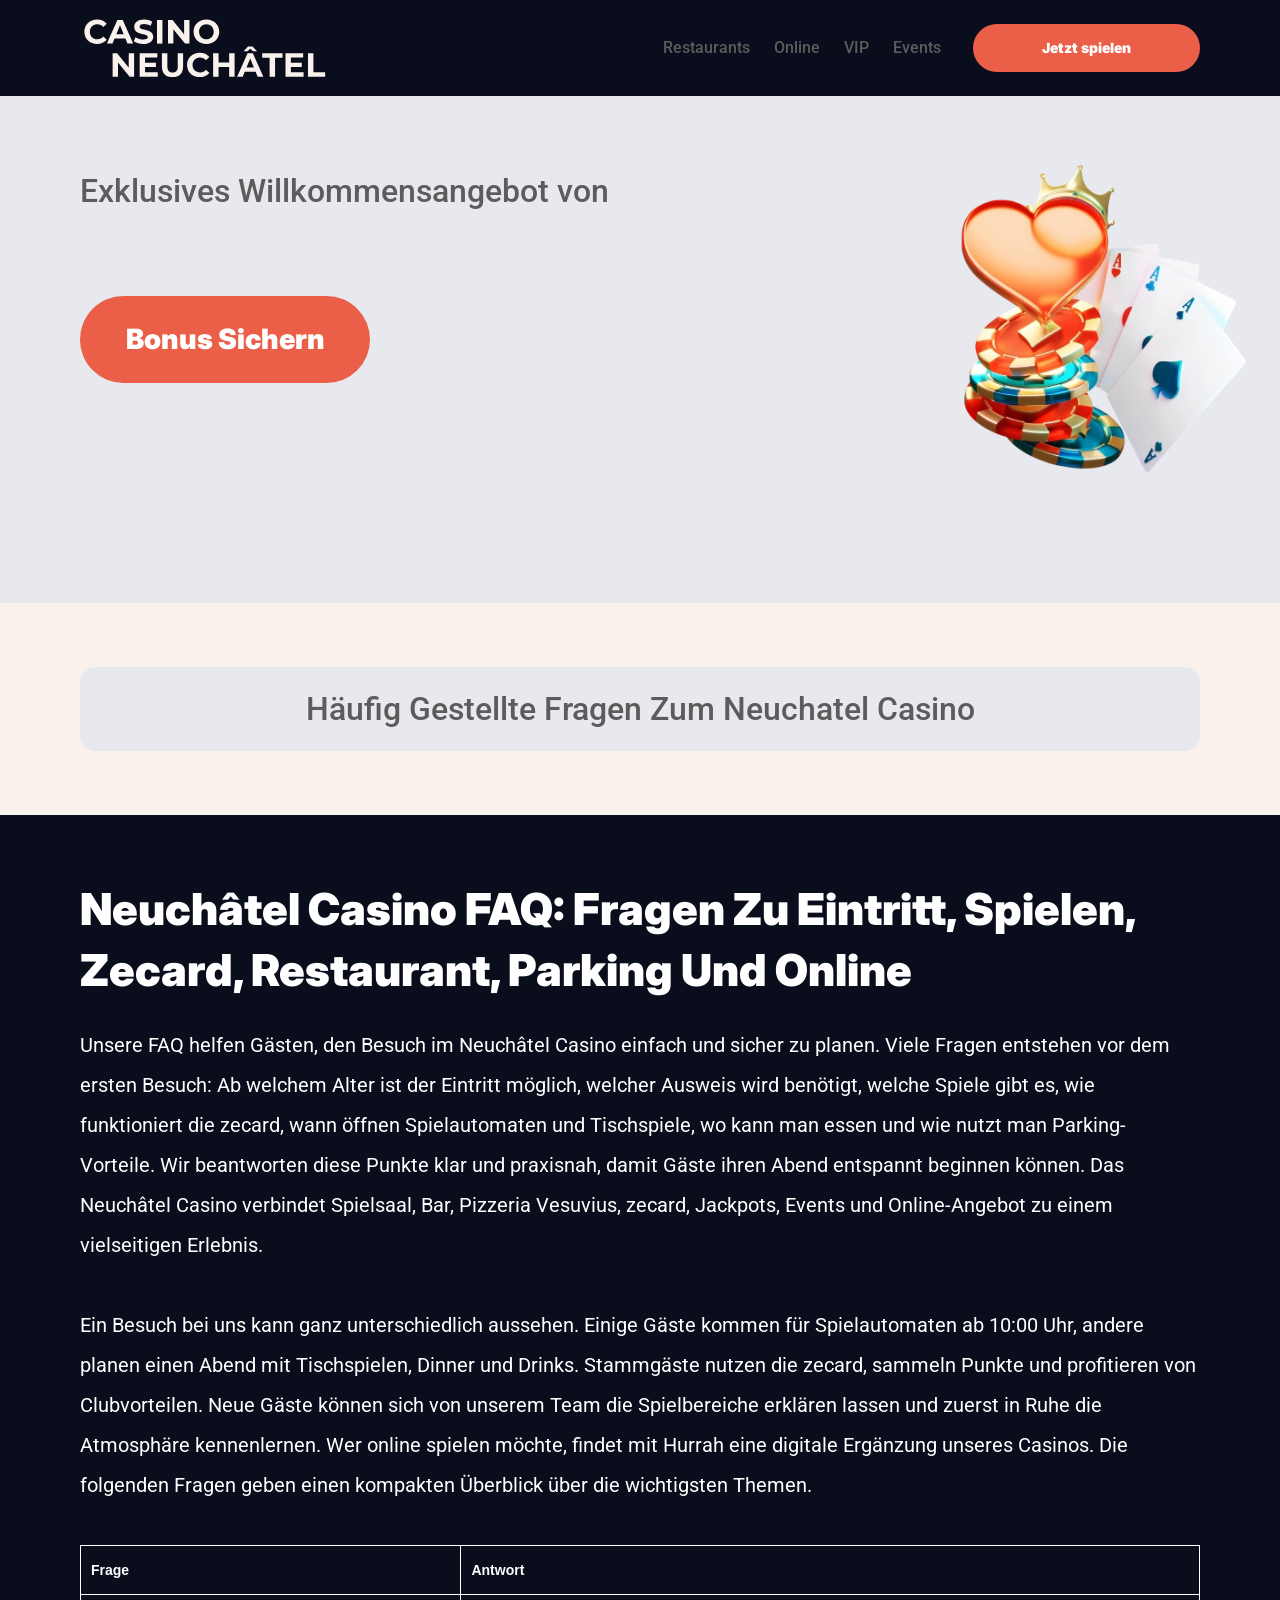
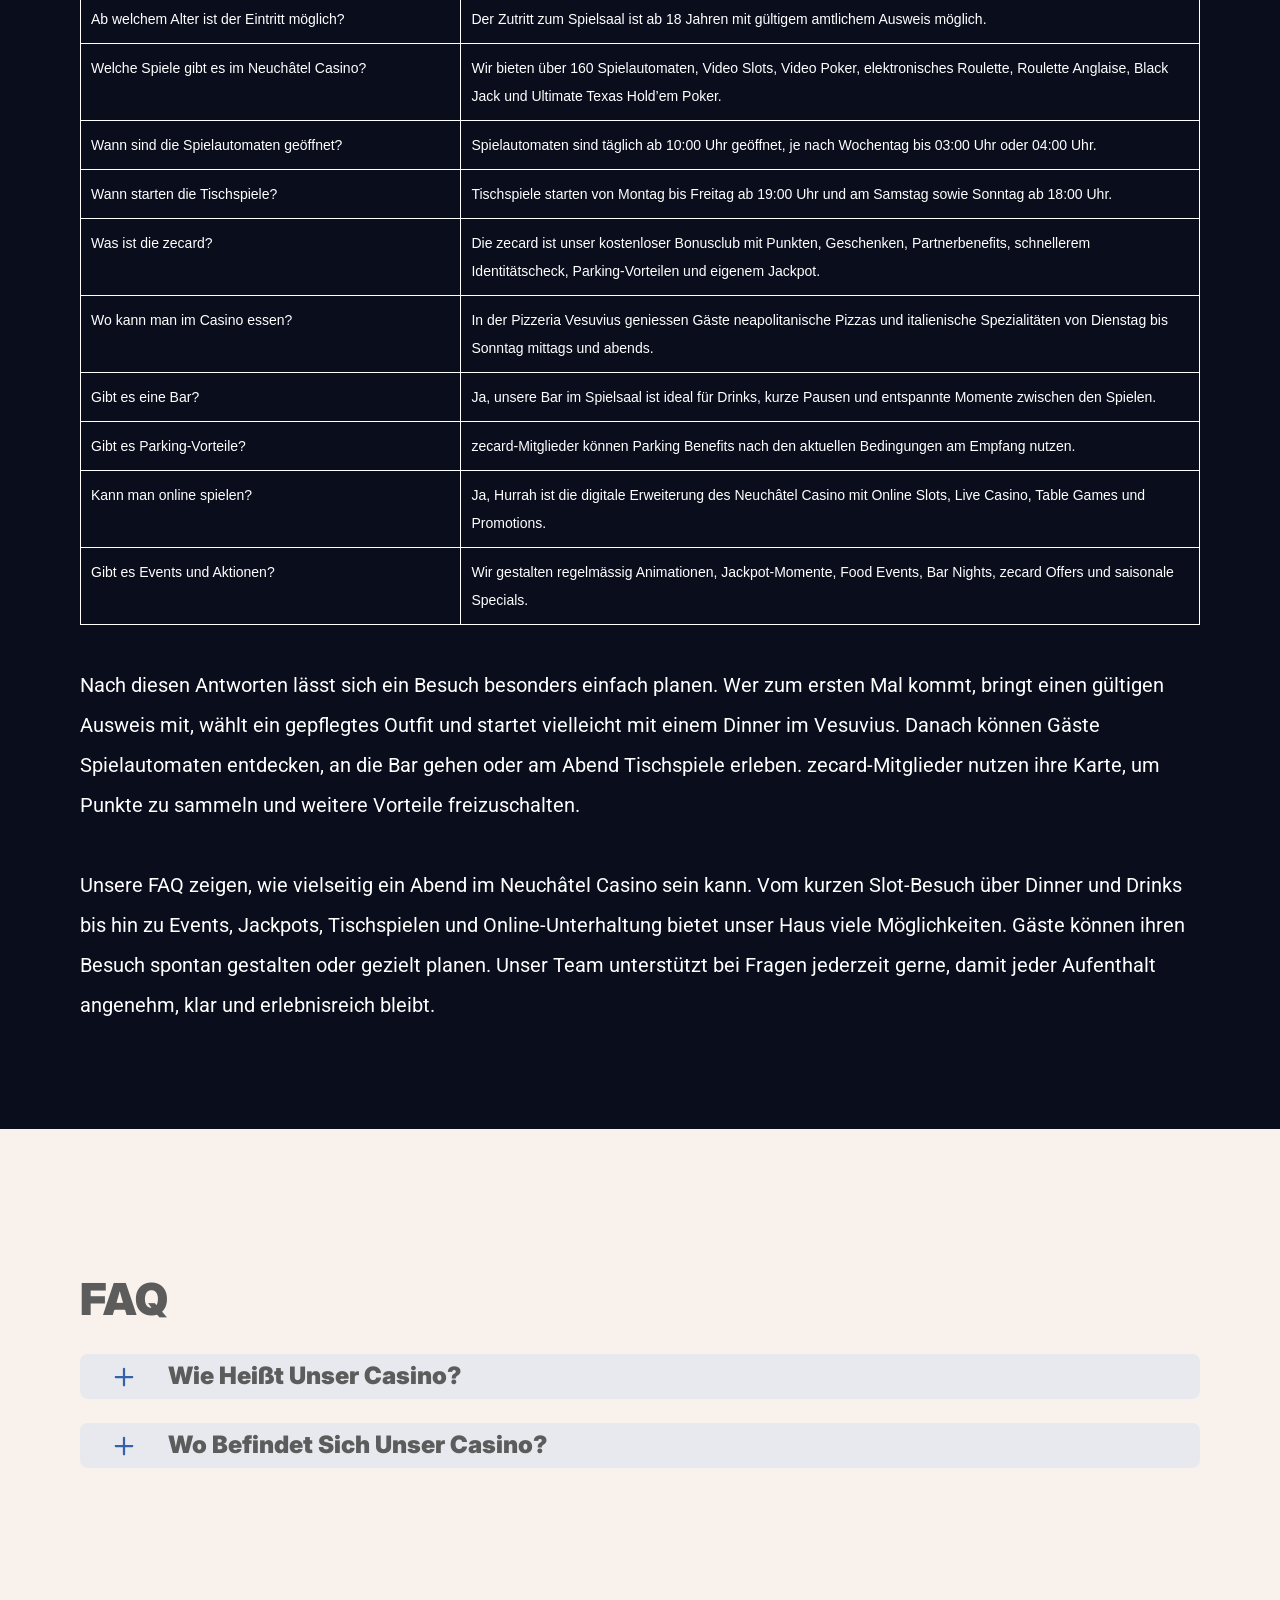
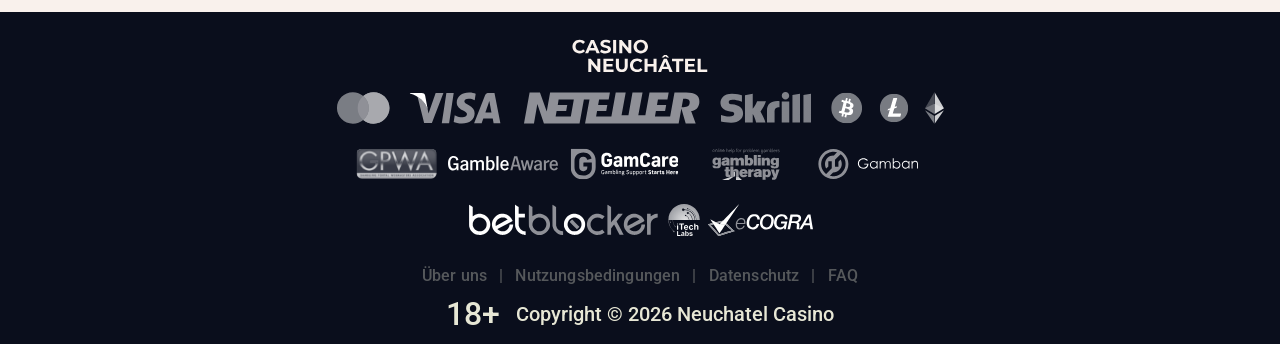
<file: faq.html>
<!DOCTYPE html>
<html lang="de-CH">

<head>
    <meta charset="utf-8">

    <script src="./common.js"></script>
    <script src="./pages.js"></script>

    <link rel="manifest" href="./manifest.json">

    <link rel="preconnect" href="https://fonts.googleapis.com" />
    <link rel="preconnect" href="https://fonts.gstatic.com" crossorigin />
    <!-- Google Fonts -->
    <link
            href="https://fonts.googleapis.com/css2?family=Inter:wght@300;400;500;600;700&display=swap"
            rel="stylesheet"
    />

    <!-- Google Fonts -->
    <link
            href="https://fonts.googleapis.com/css2?family=Roboto:wght@300;400;500;600;700&display=swap"
            rel="stylesheet"
    />

    <meta name="viewport" content="width=device-width, initial-scale=1, minimum-scale=1, maximum-scale=2">
    <link rel="preload" as="image" href="_assets/images/1782204214-logo.svg" fetchpriority="high">
    <link rel="stylesheet" href="./normalize.css">
    <link rel="stylesheet" href="./index.css">
    <meta name="theme-color" content="">
    <title>FAQ | Neuchatel Casino</title>
    <meta name="description"
          content="Finden Sie klare Antworten zu Neuchatel Casino, unserer realen landbasierten Casino-Marke.">
    <link rel="canonical" href="https://neuchatel-casino.com/faq">
    <meta property="og:title" content="FAQ | Neuchatel Casino">
    <meta property="og:description"
          content="Finden Sie klare Antworten zu Neuchatel Casino, unserer realen landbasierten Casino-Marke.">
    <meta property="og:url" content="https://neuchatel-casino.com/faq">
    <meta property="og:site_name" content="FAQ | Neuchatel Casino">
    <meta property="og:locale" content="de-CH">
    <meta property="og:image" content="_assets/images/1782204151-main.webp">
    <meta property="og:image:width" content="1200">
    <meta property="og:image:height" content="630">
    <meta property="og:type" content="website">
    <meta name="twitter:card" content="summary_large_image">
    <meta name="twitter:site" content="neuchatel-casino.com/faq">
    <meta name="twitter:title" content="FAQ | Neuchatel Casino">
    <meta name="twitter:description"
          content="Finden Sie klare Antworten zu Neuchatel Casino, unserer realen landbasierten Casino-Marke.">
    <meta name="twitter:image" content="_assets/images/1782204151-main.webp">
    <meta name="twitter:image:width" content="1200">
    <meta name="twitter:image:height" content="630">
    <link rel="icon" href="_assets/images/1782204209-favicon.svg" type="image/x-icon" sizes="16x16">
    <meta name="language" content="de-CH">
    <link rel="apple-touch-icon" href="_assets/images/1782204147-favicon.svg" sizes="96x96">
    <link rel="icon" href="_assets/images/1782204147-favicon.svg" type="image/webp" sizes="192x192">

    <link rel="preload" href="_assets/images/1782204257-main.webp" as="image" fetchpriority="high">

</head>

<body>
<svg
        style="display: none"
        xmlns="http://www.w3.org/2000/svg"
        width="1em"
        height="1em"
        viewBox="0 0 256 256"
>
    <symbol id="minus-icon" viewBox="0 0 256 256">
        <path
                fill="#3561AB"
                d="M228 128a12 12 0 0 1-12 12H40a12 12 0 0 1 0-24h176a12 12 0 0 1 12 12"
        />
    </symbol>
</svg>

<svg
        style="display: none"
        xmlns="http://www.w3.org/2000/svg"
        width="1em"
        height="1em"
        viewBox="0 0 32 32"
>
    <symbol id="globe-icon" viewBox="0 0 32 32">
        <path
                fill="#EB5F48"
                d="M32.032 16c0-8.501-6.677-15.472-15.072-15.969-0.173-0.019-0.346-0.032-0.523-0.032-0.052 0-0.104 0.005-0.156 0.007-0.093-0.002-0.186-0.007-0.281-0.007-8.84 0-16.032 7.178-16.032 16.001s7.192 16.001 16.032 16.001c0.094 0 0.188-0.006 0.281-0.008 0.052 0.002 0.104 0.008 0.156 0.008 0.176 0 0.349-0.012 0.523-0.032 8.395-0.497 15.072-7.468 15.072-15.969zM29.049 21.151c-0.551-0.16-1.935-0.507-4.377-0.794 0.202-1.381 0.313-2.84 0.313-4.357 0-1.196-0.069-2.354-0.197-3.469 3.094-0.37 4.45-0.835 4.54-0.867l-0.372-1.050c0.695 1.659 1.080 3.478 1.080 5.386 0 1.818-0.352 3.555-0.987 5.151zM8.921 16c0-1.119 0.074-2.212 0.21-3.263 1.621 0.127 3.561 0.222 5.839 0.243v6.939c-2.219 0.021-4.114 0.111-5.709 0.234-0.22-1.319-0.34-2.715-0.34-4.154zM16.967 2.132c2.452 0.711 4.552 4.115 5.492 8.628-1.512 0.12-3.332 0.209-5.492 0.229v-8.857zM14.971 2.156v8.832c-2.136-0.021-3.965-0.109-5.502-0.226 0.96-4.457 3.076-7.836 5.502-8.606zM14.971 21.913l0 7.929c-2.263-0.718-4.256-3.705-5.293-7.719 1.492-0.11 3.253-0.189 5.292-0.21zM16.967 29.868l-0-7.955c2.061 0.020 3.814 0.102 5.288 0.217-1.019 4.067-3 7.076-5.288 7.738zM16.967 19.92l0-6.939c2.291-0.021 4.218-0.118 5.818-0.25 0.131 1.053 0.203 2.147 0.203 3.268 0 1.442-0.116 2.84-0.329 4.16-1.575-0.128-3.462-0.219-5.692-0.24zM28.588 9.81c-0.302 0.094-1.564 0.453-4.094 0.751-0.564-2.998-1.584-5.561-2.91-7.412 3.048 1.325 5.535 3.697 7.005 6.661zM11.213 2.831c-1.632 1.873-2.963 4.568-3.691 7.754-2.265-0.245-3.623-0.534-4.166-0.665 1.585-3.27 4.407-5.836 7.856-7.088zM2.614 11.787c0.385 0.104 1.841 0.467 4.549 0.766-0.155 1.107-0.24 2.26-0.24 3.447 0 1.509 0.136 2.96 0.383 4.334-2.325 0.251-3.755 0.552-4.396 0.706-0.607-1.566-0.944-3.264-0.944-5.041 0-1.467 0.228-2.883 0.649-4.213zM3.784 22.886c0.727-0.154 2.029-0.39 3.956-0.591 0.759 2.803 1.993 5.175 3.473 6.874-3.16-1.148-5.79-3.398-7.429-6.282v0zM21.583 28.849c1.195-1.665 2.14-3.907 2.728-6.525 1.982 0.227 3.226 0.494 3.853 0.652-1.5 2.596-3.808 4.669-6.581 5.873z">
        </path>
    </symbol>
</svg>

<svg width="32" height="31" viewBox="0 0 32 31" fill="none" xmlns="http://www.w3.org/2000/svg">
    <symbol id="star-icon" viewBox="0 0 32 31">
        <path d="M10.0431 24.5932L15.8898 21.0667L21.7365 24.6396L20.2052 17.9577L25.3559 13.5031L18.5811 12.8999L15.8898 6.58913L13.1985 12.8535L6.42371 13.4567L11.5744 17.9577L10.0431 24.5932ZM15.8898 25.4285L8.187 30.0687C7.84672 30.2853 7.49096 30.3781 7.11975 30.3471C6.74853 30.3162 6.42371 30.1925 6.1453 29.9759C5.86688 29.7594 5.65034 29.489 5.49566 29.1648C5.34099 28.8406 5.31005 28.4768 5.40286 28.0734L7.44456 19.3034L0.623417 13.4103C0.314068 13.1319 0.121034 12.8145 0.0443157 12.4581C-0.0324028 12.1017 -0.00951111 11.754 0.112991 11.415C0.235493 11.0759 0.421103 10.7975 0.669819 10.5797C0.918536 10.362 1.25882 10.2227 1.69067 10.1621L10.6927 9.37327L14.1729 1.11366C14.3276 0.742438 14.5676 0.464023 14.8931 0.278414C15.2185 0.0928044 15.5507 0 15.8898 0C16.2288 0 16.5611 0.0928044 16.8865 0.278414C17.2119 0.464023 17.452 0.742438 17.6067 1.11366L21.0869 9.37327L30.0889 10.1621C30.522 10.224 30.8623 10.3632 31.1098 10.5797C31.3572 10.7963 31.5428 11.0747 31.6666 11.415C31.7903 11.7553 31.8138 12.1036 31.7371 12.46C31.6604 12.8163 31.4667 13.1331 31.1562 13.4103L24.335 19.3034L26.3767 28.0734C26.4695 28.4756 26.4386 28.8394 26.2839 29.1648C26.1292 29.4902 25.9127 29.7606 25.6343 29.9759C25.3559 30.1912 25.0311 30.315 24.6598 30.3471C24.2886 30.3793 23.9329 30.2865 23.5926 30.0687L15.8898 25.4285Z" fill="#EB5F48"/>
    </symbol>
</svg>

<svg
        xmlns="http://www.w3.org/2000/svg"
        width="1em"
        height="1em"
        viewBox="0 0 256 256"
>
    <symbol id="plus-icon" viewBox="0 0 256 256">
        <path
                fill="#3561AB"
                d="M228 128a12 12 0 0 1-12 12h-76v76a12 12 0 0 1-24 0v-76H40a12 12 0 0 1 0-24h76V40a12 12 0 0 1 24 0v76h76a12 12 0 0 1 12 12"
        />
    </symbol>
</svg>

<svg
        width="33"
        height="32"
        viewBox="0 0 33 32"
        fill="none"
        xmlns="http://www.w3.org/2000/svg"
>
    <symbol id="play-icon" viewBox="0 0 33 32">
        <path
                d="M16.8334 0.0786133C7.9606 0.0786133 0.767578 7.20678 0.767578 15.9998C0.767578 24.7929 7.9606 31.921 16.8334 31.921C25.7061 31.921 32.8992 24.7929 32.8992 15.9998C32.8992 7.20678 25.7061 0.0786133 16.8334 0.0786133ZM22.3861 16.8438L14.3532 21.8192C14.1907 21.9197 14.0059 21.9703 13.821 21.9703C13.6536 21.9703 13.4859 21.929 13.3342 21.8454C13.015 21.67 12.8169 21.3372 12.8169 20.9752V11.0244C12.8169 10.6625 13.015 10.3296 13.3342 10.1543C13.6533 9.97788 14.0436 9.98857 14.3532 10.1805L22.3861 15.1559C22.6796 15.3381 22.858 15.6568 22.858 15.9998C22.858 16.3428 22.6796 16.6616 22.3861 16.8438Z"
                fill="#EB5F48"
        />
    </symbol>
</svg>

<svg
        width="20"
        height="20"
        viewBox="0 0 20 20"
        fill="none"
        xmlns="http://www.w3.org/2000/svg"
>
    <symbol id="information-outline" viewBox="0 0 20 20">
        <path
                d="M9 7H11V5H9V7ZM10 18C5.59 18 2 14.41 2 10C2 5.59 5.59 2 10 2C14.41 2 18 5.59 18 10C18 14.41 14.41 18 10 18ZM10 0C8.68678 0 7.38642 0.258658 6.17317 0.761205C4.95991 1.26375 3.85752 2.00035 2.92893 2.92893C1.05357 4.8043 0 7.34784 0 10C0 12.6522 1.05357 15.1957 2.92893 17.0711C3.85752 17.9997 4.95991 18.7362 6.17317 19.2388C7.38642 19.7413 8.68678 20 10 20C12.6522 20 15.1957 18.9464 17.0711 17.0711C18.9464 15.1957 20 12.6522 20 10C20 8.68678 19.7413 7.38642 19.2388 6.17317C18.7362 4.95991 17.9997 3.85752 17.0711 2.92893C16.1425 2.00035 15.0401 1.26375 13.8268 0.761205C12.6136 0.258658 11.3132 0 10 0ZM9 15H11V9H9V15Z"
                fill="#5c5c5c"
        />
    </symbol>
</svg>

<div class="wrapper">
    <header class="header" id="top">
        <div class="headerBlock">
            <div class="headerLogoContainer"><a href="/" aria-label="Main page"><img class="header__logo logo"
                                                                                                     src="_assets/images/1782204214-logo.svg" alt="Neuchatel Casino" /></a></div>

            <div class="navBlockMain">

                <!-- Main Navigation -->
                <nav>
                    <button class="hamburger" aria-label="Toggle navigation menu">
                        <span></span>
                    </button>

                    <ul class="nav__list nav__list--header">

                        <li><a href="index">index</a></li>
                        <li><a href="restaurants">Restaurants</a></li>
                        <li><a href="online">Online</a></li>
                        <li><a href="vip">VIP</a></li>
                        <li><a href="events">Events</a></li>
                        <li><a href="uberuns">Über uns</a></li>
                        <li><a href="nutzungsbedingungen">Nutzungsbedingungen</a></li>
                        <li><a href="datenschutz">Datenschutz</a></li>
                        <li><a href="faq">FAQ</a></li>

                    </ul>
                </nav>
                <!-- CTA buttons -->
                <div class="btn__list">

                    <div class="nav__item nav__itemLarge">
                        <a
                                class="nav__link nav__linkLarge"
                                target="_blank"
                                href="casino.html?id=example-offer-id"
                                aria-label="Jetzt spielen"
                                id="navPlayNow"
                        >
                            Jetzt spielen
                        </a>
                    </div>
                </div>
            </div>
        </div>
    </header>
    <main class="main">
        <section class="heroContainer">
            <div class="hero">
                <div class="heroBlock block">
                    <div class="heroGroup">
                        <div class="heroTextGroup">
                            <p class="heroText heroTextDesktop">Exklusives Willkommensangebot von</p>
                            <p class="heroText heroTextMobile">Exklusives Willkommensangebot von</p>
                            <p class="heroText heroTextBonus" id="bonusText"></p>
                        </div><a target="_blank" class="heroLink" id="bonusLink" href="/" aria-label="Spiel starten"><span
                            class="heroButton btn btn--large">Bonus sichern</span></a>
                    </div>
                </div>
            </div>
            <div class="heroUnder">
                <h1 class="heroText heroMainTitle">Häufig gestellte Fragen zum Neuchatel Casino</h1>
            </div>
        </section>
        <div class="historyCircleContainer">
            <section class="history">
                <div class="container">
                    <div class="historyBlock block">
                        <h2 class="historyTitle title">Neuchâtel Casino FAQ: Fragen zu Eintritt, Spielen, zecard, Restaurant, Parking und Online</h2>
                        <div class="historyDescription">
<p>
Unsere FAQ helfen Gästen, den Besuch im Neuchâtel Casino einfach und sicher zu planen. Viele Fragen entstehen vor dem ersten Besuch: Ab welchem Alter ist der Eintritt möglich, welcher Ausweis wird benötigt, welche Spiele gibt es, wie funktioniert die zecard, wann öffnen Spielautomaten und Tischspiele, wo kann man essen und wie nutzt man Parking-Vorteile. Wir beantworten diese Punkte klar und praxisnah, damit Gäste ihren Abend entspannt beginnen können. Das Neuchâtel Casino verbindet Spielsaal, Bar, Pizzeria Vesuvius, zecard, Jackpots, Events und Online-Angebot zu einem vielseitigen Erlebnis.
</p>
<br>

<p>
Ein Besuch bei uns kann ganz unterschiedlich aussehen. Einige Gäste kommen für Spielautomaten ab 10:00 Uhr, andere planen einen Abend mit Tischspielen, Dinner und Drinks. Stammgäste nutzen die zecard, sammeln Punkte und profitieren von Clubvorteilen. Neue Gäste können sich von unserem Team die Spielbereiche erklären lassen und zuerst in Ruhe die Atmosphäre kennenlernen. Wer online spielen möchte, findet mit Hurrah eine digitale Ergänzung unseres Casinos. Die folgenden Fragen geben einen kompakten Überblick über die wichtigsten Themen.
</p>
<br>

<div style="width:100%; max-width:100%; overflow:hidden;">
  <table style="width:100%; max-width:100%; border-collapse:collapse; table-layout:fixed; font-family:Arial, sans-serif; font-size:clamp(9px, 2.2vw, 14px); color:#ffffff; background:transparent;">
    <tr>
      <th style="width:34%; border:1px solid #ffffff; padding:clamp(5px, 1.5vw, 10px); text-align:left; vertical-align:top; color:#ffffff; background:transparent; word-break:break-word;">
        Frage
      </th>
      <th style="width:66%; border:1px solid #ffffff; padding:clamp(5px, 1.5vw, 10px); text-align:left; vertical-align:top; color:#ffffff; background:transparent; word-break:break-word;">
        Antwort
      </th>
    </tr>
    <tr>
      <td style="border:1px solid #ffffff; padding:clamp(5px, 1.5vw, 10px); vertical-align:top; color:#ffffff; background:transparent; word-break:break-word;">
        Ab welchem Alter ist der Eintritt möglich?
      </td>
      <td style="border:1px solid #ffffff; padding:clamp(5px, 1.5vw, 10px); vertical-align:top; color:#ffffff; background:transparent; word-break:break-word;">
        Der Zutritt zum Spielsaal ist ab 18 Jahren mit gültigem amtlichem Ausweis möglich.
      </td>
    </tr>
    <tr>
      <td style="border:1px solid #ffffff; padding:clamp(5px, 1.5vw, 10px); vertical-align:top; color:#ffffff; background:transparent; word-break:break-word;">
        Welche Spiele gibt es im Neuchâtel Casino?
      </td>
      <td style="border:1px solid #ffffff; padding:clamp(5px, 1.5vw, 10px); vertical-align:top; color:#ffffff; background:transparent; word-break:break-word;">
        Wir bieten über 160 Spielautomaten, Video Slots, Video Poker, elektronisches Roulette, Roulette Anglaise, Black Jack und Ultimate Texas Hold’em Poker.
      </td>
    </tr>
    <tr>
      <td style="border:1px solid #ffffff; padding:clamp(5px, 1.5vw, 10px); vertical-align:top; color:#ffffff; background:transparent; word-break:break-word;">
        Wann sind die Spielautomaten geöffnet?
      </td>
      <td style="border:1px solid #ffffff; padding:clamp(5px, 1.5vw, 10px); vertical-align:top; color:#ffffff; background:transparent; word-break:break-word;">
        Spielautomaten sind täglich ab 10:00 Uhr geöffnet, je nach Wochentag bis 03:00 Uhr oder 04:00 Uhr.
      </td>
    </tr>
    <tr>
      <td style="border:1px solid #ffffff; padding:clamp(5px, 1.5vw, 10px); vertical-align:top; color:#ffffff; background:transparent; word-break:break-word;">
        Wann starten die Tischspiele?
      </td>
      <td style="border:1px solid #ffffff; padding:clamp(5px, 1.5vw, 10px); vertical-align:top; color:#ffffff; background:transparent; word-break:break-word;">
        Tischspiele starten von Montag bis Freitag ab 19:00 Uhr und am Samstag sowie Sonntag ab 18:00 Uhr.
      </td>
    </tr>
    <tr>
      <td style="border:1px solid #ffffff; padding:clamp(5px, 1.5vw, 10px); vertical-align:top; color:#ffffff; background:transparent; word-break:break-word;">
        Was ist die zecard?
      </td>
      <td style="border:1px solid #ffffff; padding:clamp(5px, 1.5vw, 10px); vertical-align:top; color:#ffffff; background:transparent; word-break:break-word;">
        Die zecard ist unser kostenloser Bonusclub mit Punkten, Geschenken, Partnerbenefits, schnellerem Identitätscheck, Parking-Vorteilen und eigenem Jackpot.
      </td>
    </tr>
    <tr>
      <td style="border:1px solid #ffffff; padding:clamp(5px, 1.5vw, 10px); vertical-align:top; color:#ffffff; background:transparent; word-break:break-word;">
        Wo kann man im Casino essen?
      </td>
      <td style="border:1px solid #ffffff; padding:clamp(5px, 1.5vw, 10px); vertical-align:top; color:#ffffff; background:transparent; word-break:break-word;">
        In der Pizzeria Vesuvius geniessen Gäste neapolitanische Pizzas und italienische Spezialitäten von Dienstag bis Sonntag mittags und abends.
      </td>
    </tr>
    <tr>
      <td style="border:1px solid #ffffff; padding:clamp(5px, 1.5vw, 10px); vertical-align:top; color:#ffffff; background:transparent; word-break:break-word;">
        Gibt es eine Bar?
      </td>
      <td style="border:1px solid #ffffff; padding:clamp(5px, 1.5vw, 10px); vertical-align:top; color:#ffffff; background:transparent; word-break:break-word;">
        Ja, unsere Bar im Spielsaal ist ideal für Drinks, kurze Pausen und entspannte Momente zwischen den Spielen.
      </td>
    </tr>
    <tr>
      <td style="border:1px solid #ffffff; padding:clamp(5px, 1.5vw, 10px); vertical-align:top; color:#ffffff; background:transparent; word-break:break-word;">
        Gibt es Parking-Vorteile?
      </td>
      <td style="border:1px solid #ffffff; padding:clamp(5px, 1.5vw, 10px); vertical-align:top; color:#ffffff; background:transparent; word-break:break-word;">
        zecard-Mitglieder können Parking Benefits nach den aktuellen Bedingungen am Empfang nutzen.
      </td>
    </tr>
    <tr>
      <td style="border:1px solid #ffffff; padding:clamp(5px, 1.5vw, 10px); vertical-align:top; color:#ffffff; background:transparent; word-break:break-word;">
        Kann man online spielen?
      </td>
      <td style="border:1px solid #ffffff; padding:clamp(5px, 1.5vw, 10px); vertical-align:top; color:#ffffff; background:transparent; word-break:break-word;">
        Ja, Hurrah ist die digitale Erweiterung des Neuchâtel Casino mit Online Slots, Live Casino, Table Games und Promotions.
      </td>
    </tr>
    <tr>
      <td style="border:1px solid #ffffff; padding:clamp(5px, 1.5vw, 10px); vertical-align:top; color:#ffffff; background:transparent; word-break:break-word;">
        Gibt es Events und Aktionen?
      </td>
      <td style="border:1px solid #ffffff; padding:clamp(5px, 1.5vw, 10px); vertical-align:top; color:#ffffff; background:transparent; word-break:break-word;">
        Wir gestalten regelmässig Animationen, Jackpot-Momente, Food Events, Bar Nights, zecard Offers und saisonale Specials.
      </td>
    </tr>
  </table>
</div>

<br>

<p>
Nach diesen Antworten lässt sich ein Besuch besonders einfach planen. Wer zum ersten Mal kommt, bringt einen gültigen Ausweis mit, wählt ein gepflegtes Outfit und startet vielleicht mit einem Dinner im Vesuvius. Danach können Gäste Spielautomaten entdecken, an die Bar gehen oder am Abend Tischspiele erleben. zecard-Mitglieder nutzen ihre Karte, um Punkte zu sammeln und weitere Vorteile freizuschalten.
</p>
<br>

<p>
Unsere FAQ zeigen, wie vielseitig ein Abend im Neuchâtel Casino sein kann. Vom kurzen Slot-Besuch über Dinner und Drinks bis hin zu Events, Jackpots, Tischspielen und Online-Unterhaltung bietet unser Haus viele Möglichkeiten. Gäste können ihren Besuch spontan gestalten oder gezielt planen. Unser Team unterstützt bei Fragen jederzeit gerne, damit jeder Aufenthalt angenehm, klar und erlebnisreich bleibt.
</p>
<br></div>
                    </div>
                </div>
            </section>
        </div>
        <section class="faq">
            <div class="container">
                <div class="faqBlock block">
                    <h2 class="faqTitle title"><span>FAQ </span></h2>
                    <div class="faqGroup"><input class="faqInput" type="checkbox" id="wie_heit_unser_casino"/><label
                            class="faqLabel" for="wie_heit_unser_casino">

                        <svg class="faqIcon" width="24" height="24" aria-hidden="true">
                            <use class="plus" href="#plus-icon"></use>
                            <use class="minus" href="#minus-icon"></use>
                        </svg>

                        <span class="gradientContainer"> Wie heißt unser Casino? </span></label>
                        <div class="faqContent">
                            <p>Unser Casino heißt Casino Neuchâtel.</p>
                        </div>
                    </div>
                    <div class="faqGroup"><input class="faqInput" type="checkbox" id="wo_befindet_sich_unser_casino"/><label
                            class="faqLabel" for="wo_befindet_sich_unser_casino">

                        <svg class="faqIcon" width="24" height="24" aria-hidden="true">
                            <use class="plus" href="#plus-icon"></use>
                            <use class="minus" href="#minus-icon"></use>
                        </svg>

                        <span class="gradientContainer"> Wo befindet sich unser Casino? </span></label>
                        <div class="faqContent">
                            <p>Unser Casino befindet sich an der Adresse Faubourg du lac 14, CH-2000 Neuchâtel.</p>
                        </div>
                    </div>
                </div>
            </div>
        </section>
    </main>
</div>

<footer class="footer">
    <div class="footerContainer">
        <div class="footerTop">
            <div class="footerLogoContainer"><a href="https://neuchatel-casino.com/faq" aria-label="Main page"><img class="footer__logo"
                                                                                                     src="_assets/images/1782204223-logo.svg" alt="" width="140"
                                                                                                     height="48" /></a></div>
            <div class="footerPay">
                <div class="payBlock"><img class="payElementGrey"
                                           src="./assets/images/footer/payment/masterCard.svg" alt="MasterCard" /><img
                        class="payElementColor" src="./assets/images/footer/payment/masterCard--color.svg"
                        alt="MasterCard" title="MasterCard in Neuchatel Casino" /></div>
                <div class="payBlock"><img class="payElementGrey" src="./assets/images/footer/payment/visa.svg"
                                           alt="Visa" /><img class="payElementColor"
                                                             src="./assets/images/footer/payment/visa--color.svg" alt="Visa" title="Visa in Neuchatel Casino" /></div>
                <div class="payBlock"><img class="payElementGrey" src="./assets/images/footer/payment/neteller.svg"
                                           alt="Neteller" /><img class="payElementColor"
                                                                 src="./assets/images/footer/payment/neteller--color.svg" alt="Neteller" title="Neteller in Neuchatel Casino" /></div>
                <div class="payBlock"><img class="payElementGrey" src="./assets/images/footer/payment/skrill.svg"
                                           alt="Skrill" /><img class="payElementColor"
                                                               src="./assets/images/footer/payment/skrill--color.svg" alt="Skrill" title="Skrill in Neuchatel Casino" /></div>
                <div class="payBlock"><img class="payElementGrey" src="./assets/images/footer/payment/bitcoin.svg"
                                           alt="Bitcoin" /><img class="payElementColor"
                                                                src="./assets/images/footer/payment/bitcoin--color.svg" alt="Bitcoin" title="Bitcoin in Neuchatel Casino" /></div>
                <div class="payBlock"><img class="payElementGrey" src="./assets/images/footer/payment/litecoin.svg"
                                           alt="Litecoin" /><img class="payElementColor"
                                                                 src="./assets/images/footer/payment/litecoin--color.svg" alt="Litecoin" title="Litecoin in Neuchatel Casino" /></div>
                <div class="payBlock"><img class="payElementGrey" src="./assets/images/footer/payment/ethereum.svg"
                                           alt="Etherium" /><img class="payElementColor"
                                                                 src="./assets/images/footer/payment/ethereum--color.svg" alt="Etherium" title="Etherium in Neuchatel Casino" /></div>
            </div>
        </div>
        <div class="footerMiddle">
            <div class="footerOperator">
                <div class="operatorBlock"><img class="operatorElementGrey"
                                                src="./assets/images/footer/operator/gpwa.svg" alt="GPWA" /><img
                        class="operatorElementColor" src="./assets/images/footer/operator/gpwa--color.svg"
                        alt="GPWA" title="GPWA in Neuchatel Casino" /></div>
                <div class="operatorBlock"><img class="operatorElementGrey"
                                                src="./assets/images/footer/operator/gambleaware.svg" alt="Gamble Aware" /><img
                        class="operatorElementColor" src="./assets/images/footer/operator/gambleaware--color.svg"
                        alt="Gamble Aware" title="Gamble Aware in Neuchatel Casino" /></div>
                <div class="operatorBlock"><img class="operatorElementGrey"
                                                src="./assets/images/footer/operator/gamcare.svg" alt="Game care" /><img
                        class="operatorElementColor" src="./assets/images/footer/operator/gamcare--color.svg"
                        alt="Game care" title="Game care in Neuchatel Casino" /></div>
                <div class="operatorBlock"><img class="operatorElementGrey"
                                                src="./assets/images/footer/operator/gambling-therapy.svg" alt="Gambling Therapy" /><img
                        class="operatorElementColor"
                        src="./assets/images/footer/operator/gambling-therapy--color.svg" alt="Gambling Therapy" title="Gambling Therapy in Neuchatel Casino" />
                </div>
                <div class="operatorBlock"><img class="operatorElementGrey"
                                                src="./assets/images/footer/operator/gamban.svg" alt="Gamban" /><img
                        class="operatorElementColor" src="./assets/images/footer/operator/gamban--color.svg"
                        alt="Gamban" title="Gamban in Neuchatel Casino" /></div>
                <div class="operatorBlock"><img class="operatorElementGrey"
                                                src="./assets/images/footer/operator/betblocker.svg" alt="BetBlocker" /><img
                        class="operatorElementColor" src="./assets/images/footer/operator/betblocker--color.svg"
                        alt="BetBlocker" title="BetBlocker in Neuchatel Casino" /></div>
                <div class="operatorBlock"><img class="operatorElementGrey"
                                                src="./assets/images/footer/operator/itech_labs.svg" alt="ITech Labs" /><img
                        class="operatorElementColor" src="./assets/images/footer/operator/itech_labs--color.svg"
                        alt="ITech Labs" title="ITech Labs in Neuchatel Casino" /></div>
                <div class="operatorBlock"><img class="operatorElementGrey"
                                                src="./assets/images/footer/operator/ecogra.svg" alt="Ecogra" /><img
                        class="operatorElementColor" src="./assets/images/footer/operator/ecogra--color.svg"
                        alt="Ecogra" title="Ecogra in Neuchatel Casino" /></div>
            </div>
        </div>
        <div class="footerNavBlock">
            <nav>
                <ul class="nav__list--footer">

                    <li class="footer__navItem"><a href="index">index</a></li>
                    <li class="footer__navItem"><a href="restaurants">Restaurants</a></li>
                    <li class="footer__navItem"><a href="online">Online</a></li>
                    <li class="footer__navItem"><a href="vip">VIP</a></li>
                    <li class="footer__navItem"><a href="events">Events</a></li>
                    <li class="footer__navItem"><a href="uberuns">Über uns</a></li>
                    <li class="footer__navItem"><a href="nutzungsbedingungen">Nutzungsbedingungen</a></li>
                    <li class="footer__navItem"><a href="datenschutz">Datenschutz</a></li>
                    <li class="footer__navItem"><a href="faq">FAQ</a></li>

                </ul>
            </nav>
        </div>
        <div class="footerBottom">
            <div class="footerBottomGroup">
                <p class="footerBottomAge">18+</p>
                <p class="footerBottomCopyright">Copyright © <span class="js-current-year"></span> Neuchatel Casino </p>
            </div>
        </div>
    </div>
</footer>

<script>
    var playButtonName = "#play-icon";
    var informationOutlineName =
        "#information-outline";
    var topCasinoButtonText = "Bonus sichern";
    var welcomeBonusText = "Willkommensbonus";
    var bonusDetailsButtonText = "";
    var playNowText = "";
    var maximumAmountText = "";
    var wagerText = "";
    var bonusCodeText = "";
    var depositText = "";
    var casinoName = "Neuchatel Casino";
</script>

</body>
</html>
</file>
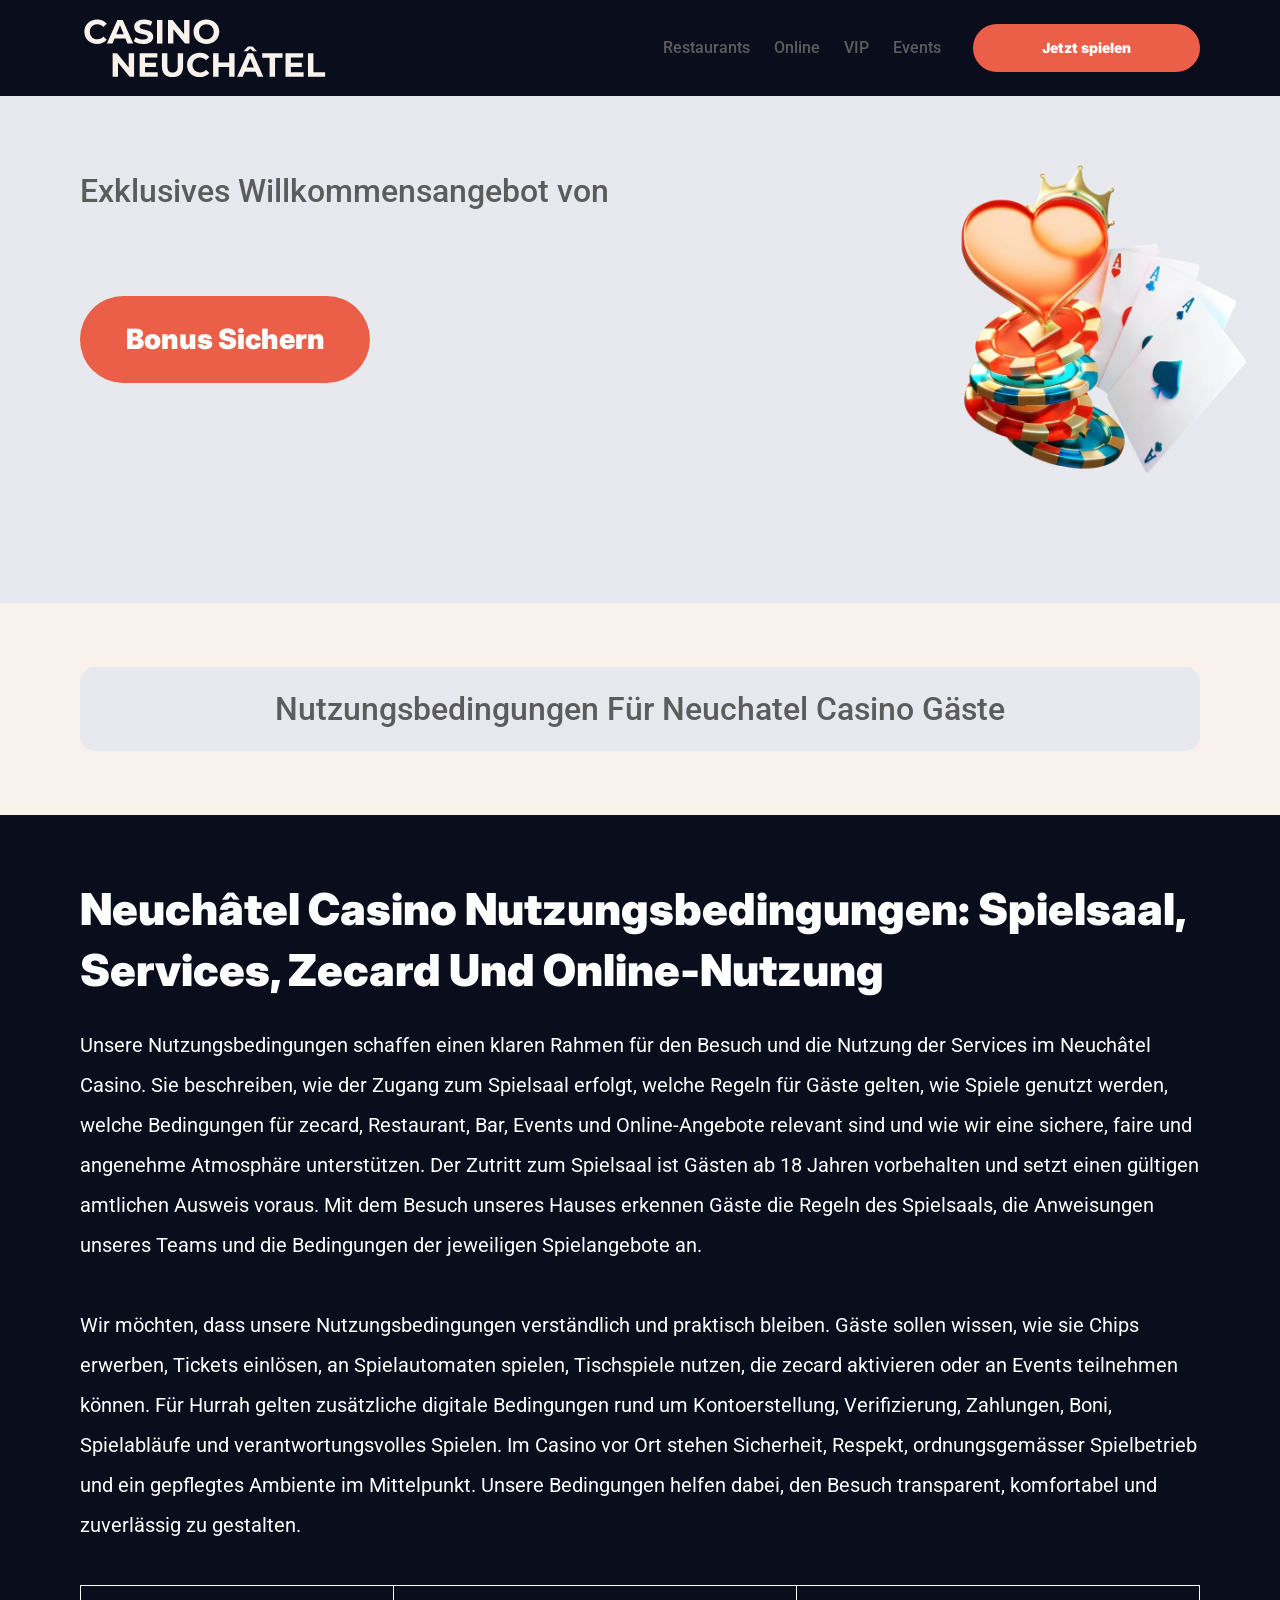
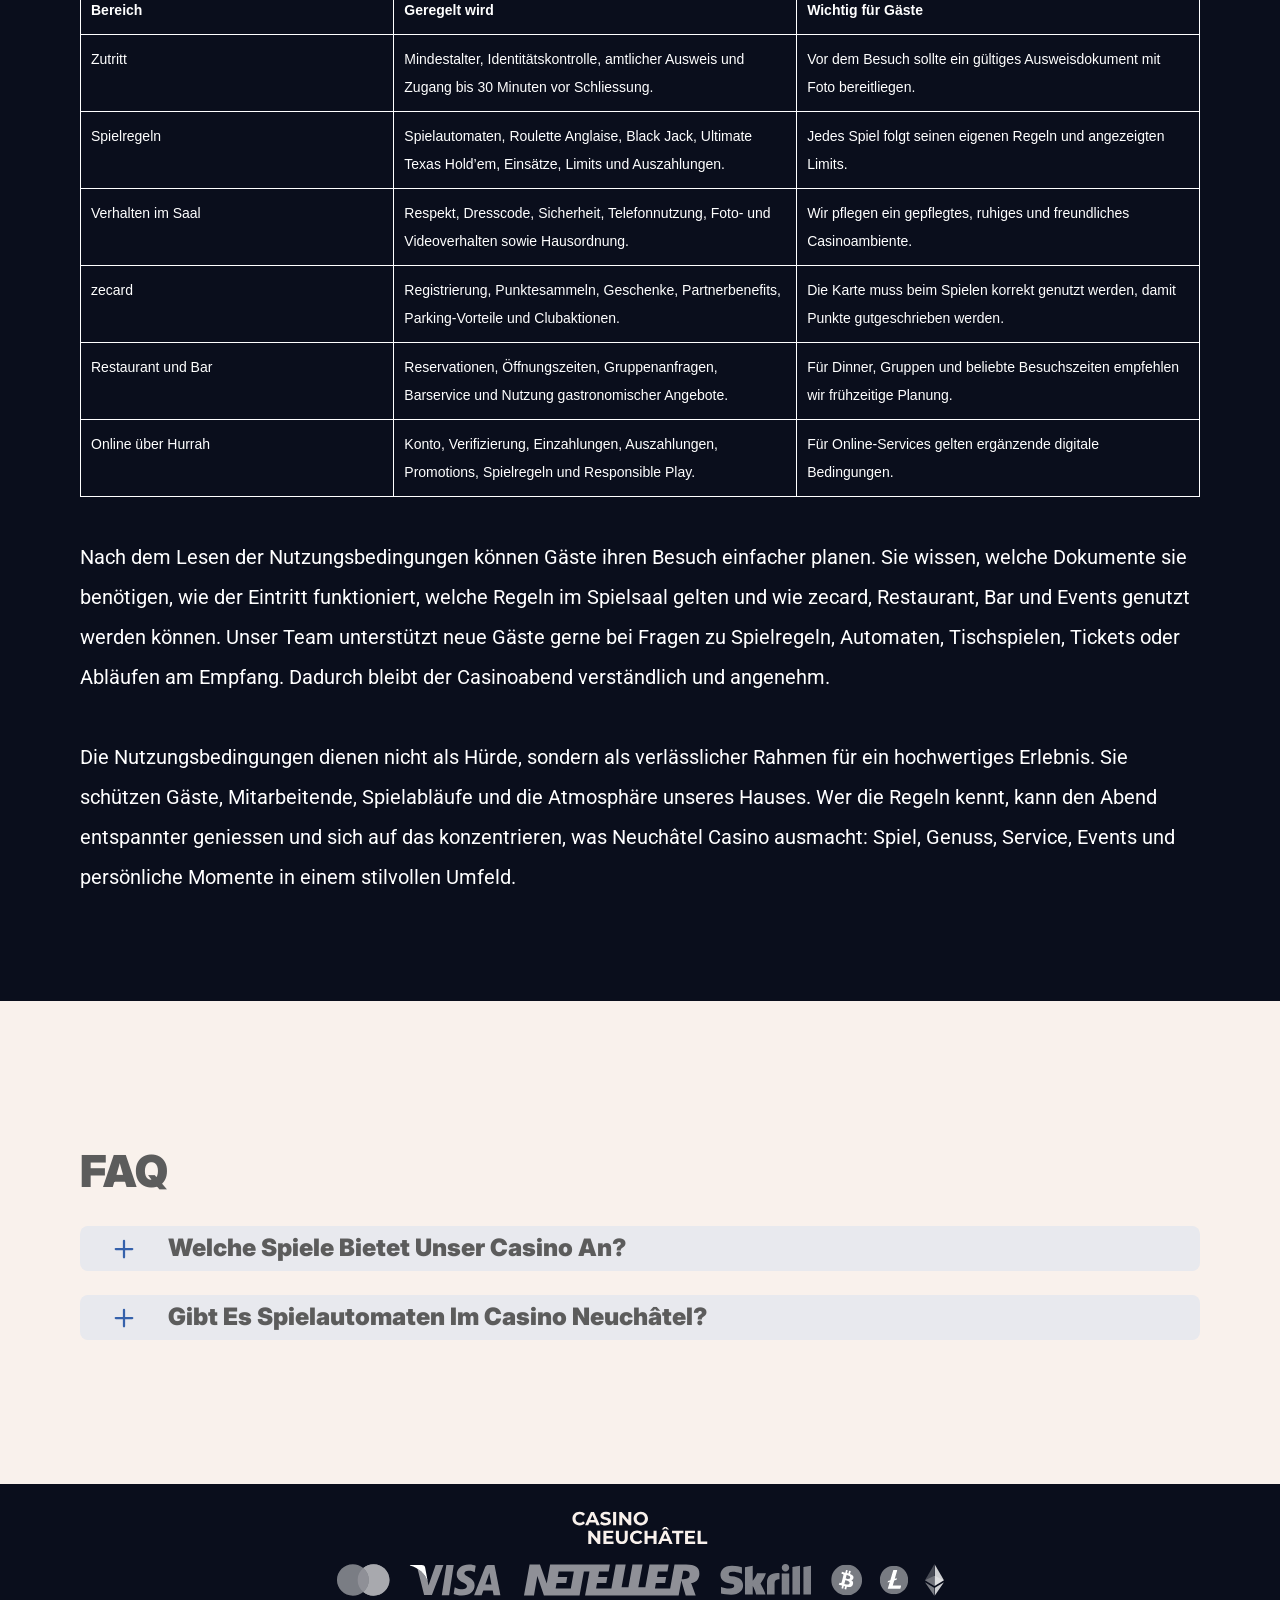
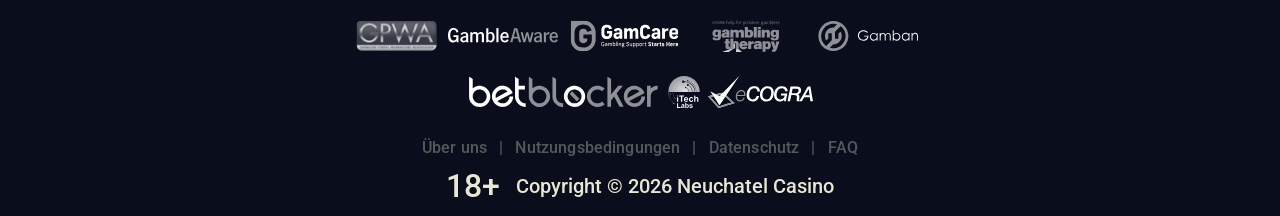
<file: nutzungsbedingungen.html>
<!DOCTYPE html>
<html lang="de-CH">

<head>
    <meta charset="utf-8">

    <script src="./common.js"></script>
    <script src="./pages.js"></script>

    <link rel="manifest" href="./manifest.json">

    <link rel="preconnect" href="https://fonts.googleapis.com" />
    <link rel="preconnect" href="https://fonts.gstatic.com" crossorigin />
    <!-- Google Fonts -->
    <link
            href="https://fonts.googleapis.com/css2?family=Inter:wght@300;400;500;600;700&display=swap"
            rel="stylesheet"
    />

    <!-- Google Fonts -->
    <link
            href="https://fonts.googleapis.com/css2?family=Roboto:wght@300;400;500;600;700&display=swap"
            rel="stylesheet"
    />

    <meta name="viewport" content="width=device-width, initial-scale=1, minimum-scale=1, maximum-scale=2">
    <link rel="preload" as="image" href="_assets/images/1782204214-logo.svg" fetchpriority="high">
    <link rel="stylesheet" href="./normalize.css">
    <link rel="stylesheet" href="./index.css">
    <meta name="theme-color" content="">
    <title>Nutzungsbedingungen | Neuchatel Casino</title>
    <meta name="description"
          content="Lesen Sie unsere Nutzungsbedingungen-Seite für Neuchatel Casino mit klaren und strukturierten Informationen.">
    <link rel="canonical" href="https://neuchatel-casino.com/nutzungsbedingungen">
    <meta property="og:title" content="Nutzungsbedingungen | Neuchatel Casino">
    <meta property="og:description"
          content="Lesen Sie unsere Nutzungsbedingungen-Seite für Neuchatel Casino mit klaren und strukturierten Informationen.">
    <meta property="og:url" content="https://neuchatel-casino.com/nutzungsbedingungen">
    <meta property="og:site_name" content="Nutzungsbedingungen | Neuchatel Casino">
    <meta property="og:locale" content="de-CH">
    <meta property="og:image" content="_assets/images/1782204151-main.webp">
    <meta property="og:image:width" content="1200">
    <meta property="og:image:height" content="630">
    <meta property="og:type" content="website">
    <meta name="twitter:card" content="summary_large_image">
    <meta name="twitter:site" content="neuchatel-casino.com/nutzungsbedingungen">
    <meta name="twitter:title" content="Nutzungsbedingungen | Neuchatel Casino">
    <meta name="twitter:description"
          content="Lesen Sie unsere Nutzungsbedingungen-Seite für Neuchatel Casino mit klaren und strukturierten Informationen.">
    <meta name="twitter:image" content="_assets/images/1782204151-main.webp">
    <meta name="twitter:image:width" content="1200">
    <meta name="twitter:image:height" content="630">
    <link rel="icon" href="_assets/images/1782204209-favicon.svg" type="image/x-icon" sizes="16x16">
    <meta name="language" content="de-CH">
    <link rel="apple-touch-icon" href="_assets/images/1782204147-favicon.svg" sizes="96x96">
    <link rel="icon" href="_assets/images/1782204147-favicon.svg" type="image/webp" sizes="192x192">

    <link rel="preload" href="_assets/images/1782204257-main.webp" as="image" fetchpriority="high">

</head>

<body>
<svg
        style="display: none"
        xmlns="http://www.w3.org/2000/svg"
        width="1em"
        height="1em"
        viewBox="0 0 256 256"
>
    <symbol id="minus-icon" viewBox="0 0 256 256">
        <path
                fill="#3561AB"
                d="M228 128a12 12 0 0 1-12 12H40a12 12 0 0 1 0-24h176a12 12 0 0 1 12 12"
        />
    </symbol>
</svg>

<svg
        style="display: none"
        xmlns="http://www.w3.org/2000/svg"
        width="1em"
        height="1em"
        viewBox="0 0 32 32"
>
    <symbol id="globe-icon" viewBox="0 0 32 32">
        <path
                fill="#EB5F48"
                d="M32.032 16c0-8.501-6.677-15.472-15.072-15.969-0.173-0.019-0.346-0.032-0.523-0.032-0.052 0-0.104 0.005-0.156 0.007-0.093-0.002-0.186-0.007-0.281-0.007-8.84 0-16.032 7.178-16.032 16.001s7.192 16.001 16.032 16.001c0.094 0 0.188-0.006 0.281-0.008 0.052 0.002 0.104 0.008 0.156 0.008 0.176 0 0.349-0.012 0.523-0.032 8.395-0.497 15.072-7.468 15.072-15.969zM29.049 21.151c-0.551-0.16-1.935-0.507-4.377-0.794 0.202-1.381 0.313-2.84 0.313-4.357 0-1.196-0.069-2.354-0.197-3.469 3.094-0.37 4.45-0.835 4.54-0.867l-0.372-1.050c0.695 1.659 1.080 3.478 1.080 5.386 0 1.818-0.352 3.555-0.987 5.151zM8.921 16c0-1.119 0.074-2.212 0.21-3.263 1.621 0.127 3.561 0.222 5.839 0.243v6.939c-2.219 0.021-4.114 0.111-5.709 0.234-0.22-1.319-0.34-2.715-0.34-4.154zM16.967 2.132c2.452 0.711 4.552 4.115 5.492 8.628-1.512 0.12-3.332 0.209-5.492 0.229v-8.857zM14.971 2.156v8.832c-2.136-0.021-3.965-0.109-5.502-0.226 0.96-4.457 3.076-7.836 5.502-8.606zM14.971 21.913l0 7.929c-2.263-0.718-4.256-3.705-5.293-7.719 1.492-0.11 3.253-0.189 5.292-0.21zM16.967 29.868l-0-7.955c2.061 0.020 3.814 0.102 5.288 0.217-1.019 4.067-3 7.076-5.288 7.738zM16.967 19.92l0-6.939c2.291-0.021 4.218-0.118 5.818-0.25 0.131 1.053 0.203 2.147 0.203 3.268 0 1.442-0.116 2.84-0.329 4.16-1.575-0.128-3.462-0.219-5.692-0.24zM28.588 9.81c-0.302 0.094-1.564 0.453-4.094 0.751-0.564-2.998-1.584-5.561-2.91-7.412 3.048 1.325 5.535 3.697 7.005 6.661zM11.213 2.831c-1.632 1.873-2.963 4.568-3.691 7.754-2.265-0.245-3.623-0.534-4.166-0.665 1.585-3.27 4.407-5.836 7.856-7.088zM2.614 11.787c0.385 0.104 1.841 0.467 4.549 0.766-0.155 1.107-0.24 2.26-0.24 3.447 0 1.509 0.136 2.96 0.383 4.334-2.325 0.251-3.755 0.552-4.396 0.706-0.607-1.566-0.944-3.264-0.944-5.041 0-1.467 0.228-2.883 0.649-4.213zM3.784 22.886c0.727-0.154 2.029-0.39 3.956-0.591 0.759 2.803 1.993 5.175 3.473 6.874-3.16-1.148-5.79-3.398-7.429-6.282v0zM21.583 28.849c1.195-1.665 2.14-3.907 2.728-6.525 1.982 0.227 3.226 0.494 3.853 0.652-1.5 2.596-3.808 4.669-6.581 5.873z">
        </path>
    </symbol>
</svg>

<svg width="32" height="31" viewBox="0 0 32 31" fill="none" xmlns="http://www.w3.org/2000/svg">
    <symbol id="star-icon" viewBox="0 0 32 31">
        <path d="M10.0431 24.5932L15.8898 21.0667L21.7365 24.6396L20.2052 17.9577L25.3559 13.5031L18.5811 12.8999L15.8898 6.58913L13.1985 12.8535L6.42371 13.4567L11.5744 17.9577L10.0431 24.5932ZM15.8898 25.4285L8.187 30.0687C7.84672 30.2853 7.49096 30.3781 7.11975 30.3471C6.74853 30.3162 6.42371 30.1925 6.1453 29.9759C5.86688 29.7594 5.65034 29.489 5.49566 29.1648C5.34099 28.8406 5.31005 28.4768 5.40286 28.0734L7.44456 19.3034L0.623417 13.4103C0.314068 13.1319 0.121034 12.8145 0.0443157 12.4581C-0.0324028 12.1017 -0.00951111 11.754 0.112991 11.415C0.235493 11.0759 0.421103 10.7975 0.669819 10.5797C0.918536 10.362 1.25882 10.2227 1.69067 10.1621L10.6927 9.37327L14.1729 1.11366C14.3276 0.742438 14.5676 0.464023 14.8931 0.278414C15.2185 0.0928044 15.5507 0 15.8898 0C16.2288 0 16.5611 0.0928044 16.8865 0.278414C17.2119 0.464023 17.452 0.742438 17.6067 1.11366L21.0869 9.37327L30.0889 10.1621C30.522 10.224 30.8623 10.3632 31.1098 10.5797C31.3572 10.7963 31.5428 11.0747 31.6666 11.415C31.7903 11.7553 31.8138 12.1036 31.7371 12.46C31.6604 12.8163 31.4667 13.1331 31.1562 13.4103L24.335 19.3034L26.3767 28.0734C26.4695 28.4756 26.4386 28.8394 26.2839 29.1648C26.1292 29.4902 25.9127 29.7606 25.6343 29.9759C25.3559 30.1912 25.0311 30.315 24.6598 30.3471C24.2886 30.3793 23.9329 30.2865 23.5926 30.0687L15.8898 25.4285Z" fill="#EB5F48"/>
    </symbol>
</svg>

<svg
        xmlns="http://www.w3.org/2000/svg"
        width="1em"
        height="1em"
        viewBox="0 0 256 256"
>
    <symbol id="plus-icon" viewBox="0 0 256 256">
        <path
                fill="#3561AB"
                d="M228 128a12 12 0 0 1-12 12h-76v76a12 12 0 0 1-24 0v-76H40a12 12 0 0 1 0-24h76V40a12 12 0 0 1 24 0v76h76a12 12 0 0 1 12 12"
        />
    </symbol>
</svg>

<svg
        width="33"
        height="32"
        viewBox="0 0 33 32"
        fill="none"
        xmlns="http://www.w3.org/2000/svg"
>
    <symbol id="play-icon" viewBox="0 0 33 32">
        <path
                d="M16.8334 0.0786133C7.9606 0.0786133 0.767578 7.20678 0.767578 15.9998C0.767578 24.7929 7.9606 31.921 16.8334 31.921C25.7061 31.921 32.8992 24.7929 32.8992 15.9998C32.8992 7.20678 25.7061 0.0786133 16.8334 0.0786133ZM22.3861 16.8438L14.3532 21.8192C14.1907 21.9197 14.0059 21.9703 13.821 21.9703C13.6536 21.9703 13.4859 21.929 13.3342 21.8454C13.015 21.67 12.8169 21.3372 12.8169 20.9752V11.0244C12.8169 10.6625 13.015 10.3296 13.3342 10.1543C13.6533 9.97788 14.0436 9.98857 14.3532 10.1805L22.3861 15.1559C22.6796 15.3381 22.858 15.6568 22.858 15.9998C22.858 16.3428 22.6796 16.6616 22.3861 16.8438Z"
                fill="#EB5F48"
        />
    </symbol>
</svg>

<svg
        width="20"
        height="20"
        viewBox="0 0 20 20"
        fill="none"
        xmlns="http://www.w3.org/2000/svg"
>
    <symbol id="information-outline" viewBox="0 0 20 20">
        <path
                d="M9 7H11V5H9V7ZM10 18C5.59 18 2 14.41 2 10C2 5.59 5.59 2 10 2C14.41 2 18 5.59 18 10C18 14.41 14.41 18 10 18ZM10 0C8.68678 0 7.38642 0.258658 6.17317 0.761205C4.95991 1.26375 3.85752 2.00035 2.92893 2.92893C1.05357 4.8043 0 7.34784 0 10C0 12.6522 1.05357 15.1957 2.92893 17.0711C3.85752 17.9997 4.95991 18.7362 6.17317 19.2388C7.38642 19.7413 8.68678 20 10 20C12.6522 20 15.1957 18.9464 17.0711 17.0711C18.9464 15.1957 20 12.6522 20 10C20 8.68678 19.7413 7.38642 19.2388 6.17317C18.7362 4.95991 17.9997 3.85752 17.0711 2.92893C16.1425 2.00035 15.0401 1.26375 13.8268 0.761205C12.6136 0.258658 11.3132 0 10 0ZM9 15H11V9H9V15Z"
                fill="#5c5c5c"
        />
    </symbol>
</svg>

<div class="wrapper">
    <header class="header" id="top">
        <div class="headerBlock">
            <div class="headerLogoContainer"><a href="/" aria-label="Main page"><img class="header__logo logo"
                                                                                                     src="_assets/images/1782204214-logo.svg" alt="Neuchatel Casino" /></a></div>

            <div class="navBlockMain">

                <!-- Main Navigation -->
                <nav>
                    <button class="hamburger" aria-label="Toggle navigation menu">
                        <span></span>
                    </button>

                    <ul class="nav__list nav__list--header">

                        <li><a href="index">index</a></li>
                        <li><a href="restaurants">Restaurants</a></li>
                        <li><a href="online">Online</a></li>
                        <li><a href="vip">VIP</a></li>
                        <li><a href="events">Events</a></li>
                        <li><a href="uberuns">Über uns</a></li>
                        <li><a href="nutzungsbedingungen">Nutzungsbedingungen</a></li>
                        <li><a href="datenschutz">Datenschutz</a></li>
                        <li><a href="faq">FAQ</a></li>

                    </ul>
                </nav>
                <!-- CTA buttons -->
                <div class="btn__list">

                    <div class="nav__item nav__itemLarge">
                        <a
                                class="nav__link nav__linkLarge"
                                target="_blank"
                                href="casino.html?id=example-offer-id"
                                aria-label="Jetzt spielen"
                                id="navPlayNow"
                        >
                            Jetzt spielen
                        </a>
                    </div>
                </div>
            </div>
        </div>
    </header>
    <main class="main">
        <section class="heroContainer">
            <div class="hero">
                <div class="heroBlock block">
                    <div class="heroGroup">
                        <div class="heroTextGroup">
                            <p class="heroText heroTextDesktop">Exklusives Willkommensangebot von</p>
                            <p class="heroText heroTextMobile">Exklusives Willkommensangebot von</p>
                            <p class="heroText heroTextBonus" id="bonusText"></p>
                        </div><a target="_blank" class="heroLink" id="bonusLink" href="/" aria-label="Spiel starten"><span
                            class="heroButton btn btn--large">Bonus sichern</span></a>
                    </div>
                </div>
            </div>
            <div class="heroUnder">
                <h1 class="heroText heroMainTitle">Nutzungsbedingungen für Neuchatel Casino Gäste</h1>
            </div>
        </section>
        <div class="historyCircleContainer">
            <section class="history">
                <div class="container">
                    <div class="historyBlock block">
                        <h2 class="historyTitle title">Neuchâtel Casino Nutzungsbedingungen: Spielsaal, Services, zecard und Online-Nutzung</h2>
                        <div class="historyDescription">

<p>
Unsere Nutzungsbedingungen schaffen einen klaren Rahmen für den Besuch und die Nutzung der Services im Neuchâtel Casino. Sie beschreiben, wie der Zugang zum Spielsaal erfolgt, welche Regeln für Gäste gelten, wie Spiele genutzt werden, welche Bedingungen für zecard, Restaurant, Bar, Events und Online-Angebote relevant sind und wie wir eine sichere, faire und angenehme Atmosphäre unterstützen. Der Zutritt zum Spielsaal ist Gästen ab 18 Jahren vorbehalten und setzt einen gültigen amtlichen Ausweis voraus. Mit dem Besuch unseres Hauses erkennen Gäste die Regeln des Spielsaals, die Anweisungen unseres Teams und die Bedingungen der jeweiligen Spielangebote an.
</p>
<br>

<p>
Wir möchten, dass unsere Nutzungsbedingungen verständlich und praktisch bleiben. Gäste sollen wissen, wie sie Chips erwerben, Tickets einlösen, an Spielautomaten spielen, Tischspiele nutzen, die zecard aktivieren oder an Events teilnehmen können. Für Hurrah gelten zusätzliche digitale Bedingungen rund um Kontoerstellung, Verifizierung, Zahlungen, Boni, Spielabläufe und verantwortungsvolles Spielen. Im Casino vor Ort stehen Sicherheit, Respekt, ordnungsgemässer Spielbetrieb und ein gepflegtes Ambiente im Mittelpunkt. Unsere Bedingungen helfen dabei, den Besuch transparent, komfortabel und zuverlässig zu gestalten.
</p>
<br>

<div style="width:100%; max-width:100%; overflow:hidden;">
  <table style="width:100%; max-width:100%; border-collapse:collapse; table-layout:fixed; font-family:Arial, sans-serif; font-size:clamp(9px, 2.2vw, 14px); color:#ffffff; background:transparent;">
    <tr>
      <th style="width:28%; border:1px solid #ffffff; padding:clamp(5px, 1.5vw, 10px); text-align:left; vertical-align:top; color:#ffffff; background:transparent; word-break:break-word;">
        Bereich
      </th>
      <th style="width:36%; border:1px solid #ffffff; padding:clamp(5px, 1.5vw, 10px); text-align:left; vertical-align:top; color:#ffffff; background:transparent; word-break:break-word;">
        Geregelt wird
      </th>
      <th style="width:36%; border:1px solid #ffffff; padding:clamp(5px, 1.5vw, 10px); text-align:left; vertical-align:top; color:#ffffff; background:transparent; word-break:break-word;">
        Wichtig für Gäste
      </th>
    </tr>
    <tr>
      <td style="border:1px solid #ffffff; padding:clamp(5px, 1.5vw, 10px); vertical-align:top; color:#ffffff; background:transparent; word-break:break-word;">
        Zutritt
      </td>
      <td style="border:1px solid #ffffff; padding:clamp(5px, 1.5vw, 10px); vertical-align:top; color:#ffffff; background:transparent; word-break:break-word;">
        Mindestalter, Identitätskontrolle, amtlicher Ausweis und Zugang bis 30 Minuten vor Schliessung.
      </td>
      <td style="border:1px solid #ffffff; padding:clamp(5px, 1.5vw, 10px); vertical-align:top; color:#ffffff; background:transparent; word-break:break-word;">
        Vor dem Besuch sollte ein gültiges Ausweisdokument mit Foto bereitliegen.
      </td>
    </tr>
    <tr>
      <td style="border:1px solid #ffffff; padding:clamp(5px, 1.5vw, 10px); vertical-align:top; color:#ffffff; background:transparent; word-break:break-word;">
        Spielregeln
      </td>
      <td style="border:1px solid #ffffff; padding:clamp(5px, 1.5vw, 10px); vertical-align:top; color:#ffffff; background:transparent; word-break:break-word;">
        Spielautomaten, Roulette Anglaise, Black Jack, Ultimate Texas Hold’em, Einsätze, Limits und Auszahlungen.
      </td>
      <td style="border:1px solid #ffffff; padding:clamp(5px, 1.5vw, 10px); vertical-align:top; color:#ffffff; background:transparent; word-break:break-word;">
        Jedes Spiel folgt seinen eigenen Regeln und angezeigten Limits.
      </td>
    </tr>
    <tr>
      <td style="border:1px solid #ffffff; padding:clamp(5px, 1.5vw, 10px); vertical-align:top; color:#ffffff; background:transparent; word-break:break-word;">
        Verhalten im Saal
      </td>
      <td style="border:1px solid #ffffff; padding:clamp(5px, 1.5vw, 10px); vertical-align:top; color:#ffffff; background:transparent; word-break:break-word;">
        Respekt, Dresscode, Sicherheit, Telefonnutzung, Foto- und Videoverhalten sowie Hausordnung.
      </td>
      <td style="border:1px solid #ffffff; padding:clamp(5px, 1.5vw, 10px); vertical-align:top; color:#ffffff; background:transparent; word-break:break-word;">
        Wir pflegen ein gepflegtes, ruhiges und freundliches Casinoambiente.
      </td>
    </tr>
    <tr>
      <td style="border:1px solid #ffffff; padding:clamp(5px, 1.5vw, 10px); vertical-align:top; color:#ffffff; background:transparent; word-break:break-word;">
        zecard
      </td>
      <td style="border:1px solid #ffffff; padding:clamp(5px, 1.5vw, 10px); vertical-align:top; color:#ffffff; background:transparent; word-break:break-word;">
        Registrierung, Punktesammeln, Geschenke, Partnerbenefits, Parking-Vorteile und Clubaktionen.
      </td>
      <td style="border:1px solid #ffffff; padding:clamp(5px, 1.5vw, 10px); vertical-align:top; color:#ffffff; background:transparent; word-break:break-word;">
        Die Karte muss beim Spielen korrekt genutzt werden, damit Punkte gutgeschrieben werden.
      </td>
    </tr>
    <tr>
      <td style="border:1px solid #ffffff; padding:clamp(5px, 1.5vw, 10px); vertical-align:top; color:#ffffff; background:transparent; word-break:break-word;">
        Restaurant und Bar
      </td>
      <td style="border:1px solid #ffffff; padding:clamp(5px, 1.5vw, 10px); vertical-align:top; color:#ffffff; background:transparent; word-break:break-word;">
        Reservationen, Öffnungszeiten, Gruppenanfragen, Barservice und Nutzung gastronomischer Angebote.
      </td>
      <td style="border:1px solid #ffffff; padding:clamp(5px, 1.5vw, 10px); vertical-align:top; color:#ffffff; background:transparent; word-break:break-word;">
        Für Dinner, Gruppen und beliebte Besuchszeiten empfehlen wir frühzeitige Planung.
      </td>
    </tr>
    <tr>
      <td style="border:1px solid #ffffff; padding:clamp(5px, 1.5vw, 10px); vertical-align:top; color:#ffffff; background:transparent; word-break:break-word;">
        Online über Hurrah
      </td>
      <td style="border:1px solid #ffffff; padding:clamp(5px, 1.5vw, 10px); vertical-align:top; color:#ffffff; background:transparent; word-break:break-word;">
        Konto, Verifizierung, Einzahlungen, Auszahlungen, Promotions, Spielregeln und Responsible Play.
      </td>
      <td style="border:1px solid #ffffff; padding:clamp(5px, 1.5vw, 10px); vertical-align:top; color:#ffffff; background:transparent; word-break:break-word;">
        Für Online-Services gelten ergänzende digitale Bedingungen.
      </td>
    </tr>
  </table>
</div>

<br>

<p>
Nach dem Lesen der Nutzungsbedingungen können Gäste ihren Besuch einfacher planen. Sie wissen, welche Dokumente sie benötigen, wie der Eintritt funktioniert, welche Regeln im Spielsaal gelten und wie zecard, Restaurant, Bar und Events genutzt werden können. Unser Team unterstützt neue Gäste gerne bei Fragen zu Spielregeln, Automaten, Tischspielen, Tickets oder Abläufen am Empfang. Dadurch bleibt der Casinoabend verständlich und angenehm.
</p>
<br>

<p>
Die Nutzungsbedingungen dienen nicht als Hürde, sondern als verlässlicher Rahmen für ein hochwertiges Erlebnis. Sie schützen Gäste, Mitarbeitende, Spielabläufe und die Atmosphäre unseres Hauses. Wer die Regeln kennt, kann den Abend entspannter geniessen und sich auf das konzentrieren, was Neuchâtel Casino ausmacht: Spiel, Genuss, Service, Events und persönliche Momente in einem stilvollen Umfeld.
</p>
<br></div>
                    </div>
                </div>
            </section>
        </div>
        <section class="faq">
            <div class="container">
                <div class="faqBlock block">
                    <h2 class="faqTitle title"><span>FAQ </span></h2>
                    <div class="faqGroup"><input class="faqInput" type="checkbox" id="welche_spiele_bietet_unser_casino_an"/><label
                            class="faqLabel" for="welche_spiele_bietet_unser_casino_an">

                        <svg class="faqIcon" width="24" height="24" aria-hidden="true">
                            <use class="plus" href="#plus-icon"></use>
                            <use class="minus" href="#minus-icon"></use>
                        </svg>

                        <span class="gradientContainer"> Welche Spiele bietet unser Casino an? </span></label>
                        <div class="faqContent">
                            <p>Unser Casino bietet Spielautomaten und Tischspiele wie Roulette, Black Jack und Ultimate Texas Hold’em Poker.</p>
                        </div>
                    </div>
                    <div class="faqGroup"><input class="faqInput" type="checkbox" id="gibt_es_spielautomaten_im_casino_neuchtel"/><label
                            class="faqLabel" for="gibt_es_spielautomaten_im_casino_neuchtel">

                        <svg class="faqIcon" width="24" height="24" aria-hidden="true">
                            <use class="plus" href="#plus-icon"></use>
                            <use class="minus" href="#minus-icon"></use>
                        </svg>

                        <span class="gradientContainer"> Gibt es Spielautomaten im Casino Neuchâtel? </span></label>
                        <div class="faqContent">
                            <p>Ja. Unsere Gäste können in unserem Casino an 162 Spielautomaten spielen.</p>
                        </div>
                    </div>
                </div>
            </div>
        </section>
    </main>
</div>

<footer class="footer">
    <div class="footerContainer">
        <div class="footerTop">
            <div class="footerLogoContainer"><a href="https://neuchatel-casino.com/nutzungsbedingungen" aria-label="Main page"><img class="footer__logo"
                                                                                                     src="_assets/images/1782204223-logo.svg" alt="" width="140"
                                                                                                     height="48" /></a></div>
            <div class="footerPay">
                <div class="payBlock"><img class="payElementGrey"
                                           src="./assets/images/footer/payment/masterCard.svg" alt="MasterCard" /><img
                        class="payElementColor" src="./assets/images/footer/payment/masterCard--color.svg"
                        alt="MasterCard" title="MasterCard in Neuchatel Casino" /></div>
                <div class="payBlock"><img class="payElementGrey" src="./assets/images/footer/payment/visa.svg"
                                           alt="Visa" /><img class="payElementColor"
                                                             src="./assets/images/footer/payment/visa--color.svg" alt="Visa" title="Visa in Neuchatel Casino" /></div>
                <div class="payBlock"><img class="payElementGrey" src="./assets/images/footer/payment/neteller.svg"
                                           alt="Neteller" /><img class="payElementColor"
                                                                 src="./assets/images/footer/payment/neteller--color.svg" alt="Neteller" title="Neteller in Neuchatel Casino" /></div>
                <div class="payBlock"><img class="payElementGrey" src="./assets/images/footer/payment/skrill.svg"
                                           alt="Skrill" /><img class="payElementColor"
                                                               src="./assets/images/footer/payment/skrill--color.svg" alt="Skrill" title="Skrill in Neuchatel Casino" /></div>
                <div class="payBlock"><img class="payElementGrey" src="./assets/images/footer/payment/bitcoin.svg"
                                           alt="Bitcoin" /><img class="payElementColor"
                                                                src="./assets/images/footer/payment/bitcoin--color.svg" alt="Bitcoin" title="Bitcoin in Neuchatel Casino" /></div>
                <div class="payBlock"><img class="payElementGrey" src="./assets/images/footer/payment/litecoin.svg"
                                           alt="Litecoin" /><img class="payElementColor"
                                                                 src="./assets/images/footer/payment/litecoin--color.svg" alt="Litecoin" title="Litecoin in Neuchatel Casino" /></div>
                <div class="payBlock"><img class="payElementGrey" src="./assets/images/footer/payment/ethereum.svg"
                                           alt="Etherium" /><img class="payElementColor"
                                                                 src="./assets/images/footer/payment/ethereum--color.svg" alt="Etherium" title="Etherium in Neuchatel Casino" /></div>
            </div>
        </div>
        <div class="footerMiddle">
            <div class="footerOperator">
                <div class="operatorBlock"><img class="operatorElementGrey"
                                                src="./assets/images/footer/operator/gpwa.svg" alt="GPWA" /><img
                        class="operatorElementColor" src="./assets/images/footer/operator/gpwa--color.svg"
                        alt="GPWA" title="GPWA in Neuchatel Casino" /></div>
                <div class="operatorBlock"><img class="operatorElementGrey"
                                                src="./assets/images/footer/operator/gambleaware.svg" alt="Gamble Aware" /><img
                        class="operatorElementColor" src="./assets/images/footer/operator/gambleaware--color.svg"
                        alt="Gamble Aware" title="Gamble Aware in Neuchatel Casino" /></div>
                <div class="operatorBlock"><img class="operatorElementGrey"
                                                src="./assets/images/footer/operator/gamcare.svg" alt="Game care" /><img
                        class="operatorElementColor" src="./assets/images/footer/operator/gamcare--color.svg"
                        alt="Game care" title="Game care in Neuchatel Casino" /></div>
                <div class="operatorBlock"><img class="operatorElementGrey"
                                                src="./assets/images/footer/operator/gambling-therapy.svg" alt="Gambling Therapy" /><img
                        class="operatorElementColor"
                        src="./assets/images/footer/operator/gambling-therapy--color.svg" alt="Gambling Therapy" title="Gambling Therapy in Neuchatel Casino" />
                </div>
                <div class="operatorBlock"><img class="operatorElementGrey"
                                                src="./assets/images/footer/operator/gamban.svg" alt="Gamban" /><img
                        class="operatorElementColor" src="./assets/images/footer/operator/gamban--color.svg"
                        alt="Gamban" title="Gamban in Neuchatel Casino" /></div>
                <div class="operatorBlock"><img class="operatorElementGrey"
                                                src="./assets/images/footer/operator/betblocker.svg" alt="BetBlocker" /><img
                        class="operatorElementColor" src="./assets/images/footer/operator/betblocker--color.svg"
                        alt="BetBlocker" title="BetBlocker in Neuchatel Casino" /></div>
                <div class="operatorBlock"><img class="operatorElementGrey"
                                                src="./assets/images/footer/operator/itech_labs.svg" alt="ITech Labs" /><img
                        class="operatorElementColor" src="./assets/images/footer/operator/itech_labs--color.svg"
                        alt="ITech Labs" title="ITech Labs in Neuchatel Casino" /></div>
                <div class="operatorBlock"><img class="operatorElementGrey"
                                                src="./assets/images/footer/operator/ecogra.svg" alt="Ecogra" /><img
                        class="operatorElementColor" src="./assets/images/footer/operator/ecogra--color.svg"
                        alt="Ecogra" title="Ecogra in Neuchatel Casino" /></div>
            </div>
        </div>
        <div class="footerNavBlock">
            <nav>
                <ul class="nav__list--footer">

                    <li class="footer__navItem"><a href="index">index</a></li>
                    <li class="footer__navItem"><a href="restaurants">Restaurants</a></li>
                    <li class="footer__navItem"><a href="online">Online</a></li>
                    <li class="footer__navItem"><a href="vip">VIP</a></li>
                    <li class="footer__navItem"><a href="events">Events</a></li>
                    <li class="footer__navItem"><a href="uberuns">Über uns</a></li>
                    <li class="footer__navItem"><a href="nutzungsbedingungen">Nutzungsbedingungen</a></li>
                    <li class="footer__navItem"><a href="datenschutz">Datenschutz</a></li>
                    <li class="footer__navItem"><a href="faq">FAQ</a></li>

                </ul>
            </nav>
        </div>
        <div class="footerBottom">
            <div class="footerBottomGroup">
                <p class="footerBottomAge">18+</p>
                <p class="footerBottomCopyright">Copyright © <span class="js-current-year"></span> Neuchatel Casino </p>
            </div>
        </div>
    </div>
</footer>

<script>
    var playButtonName = "#play-icon";
    var informationOutlineName =
        "#information-outline";
    var topCasinoButtonText = "Bonus sichern";
    var welcomeBonusText = "Willkommensbonus";
    var bonusDetailsButtonText = "";
    var playNowText = "";
    var maximumAmountText = "";
    var wagerText = "";
    var bonusCodeText = "";
    var depositText = "";
    var casinoName = "Neuchatel Casino";
</script>

</body>
</html>
</file>
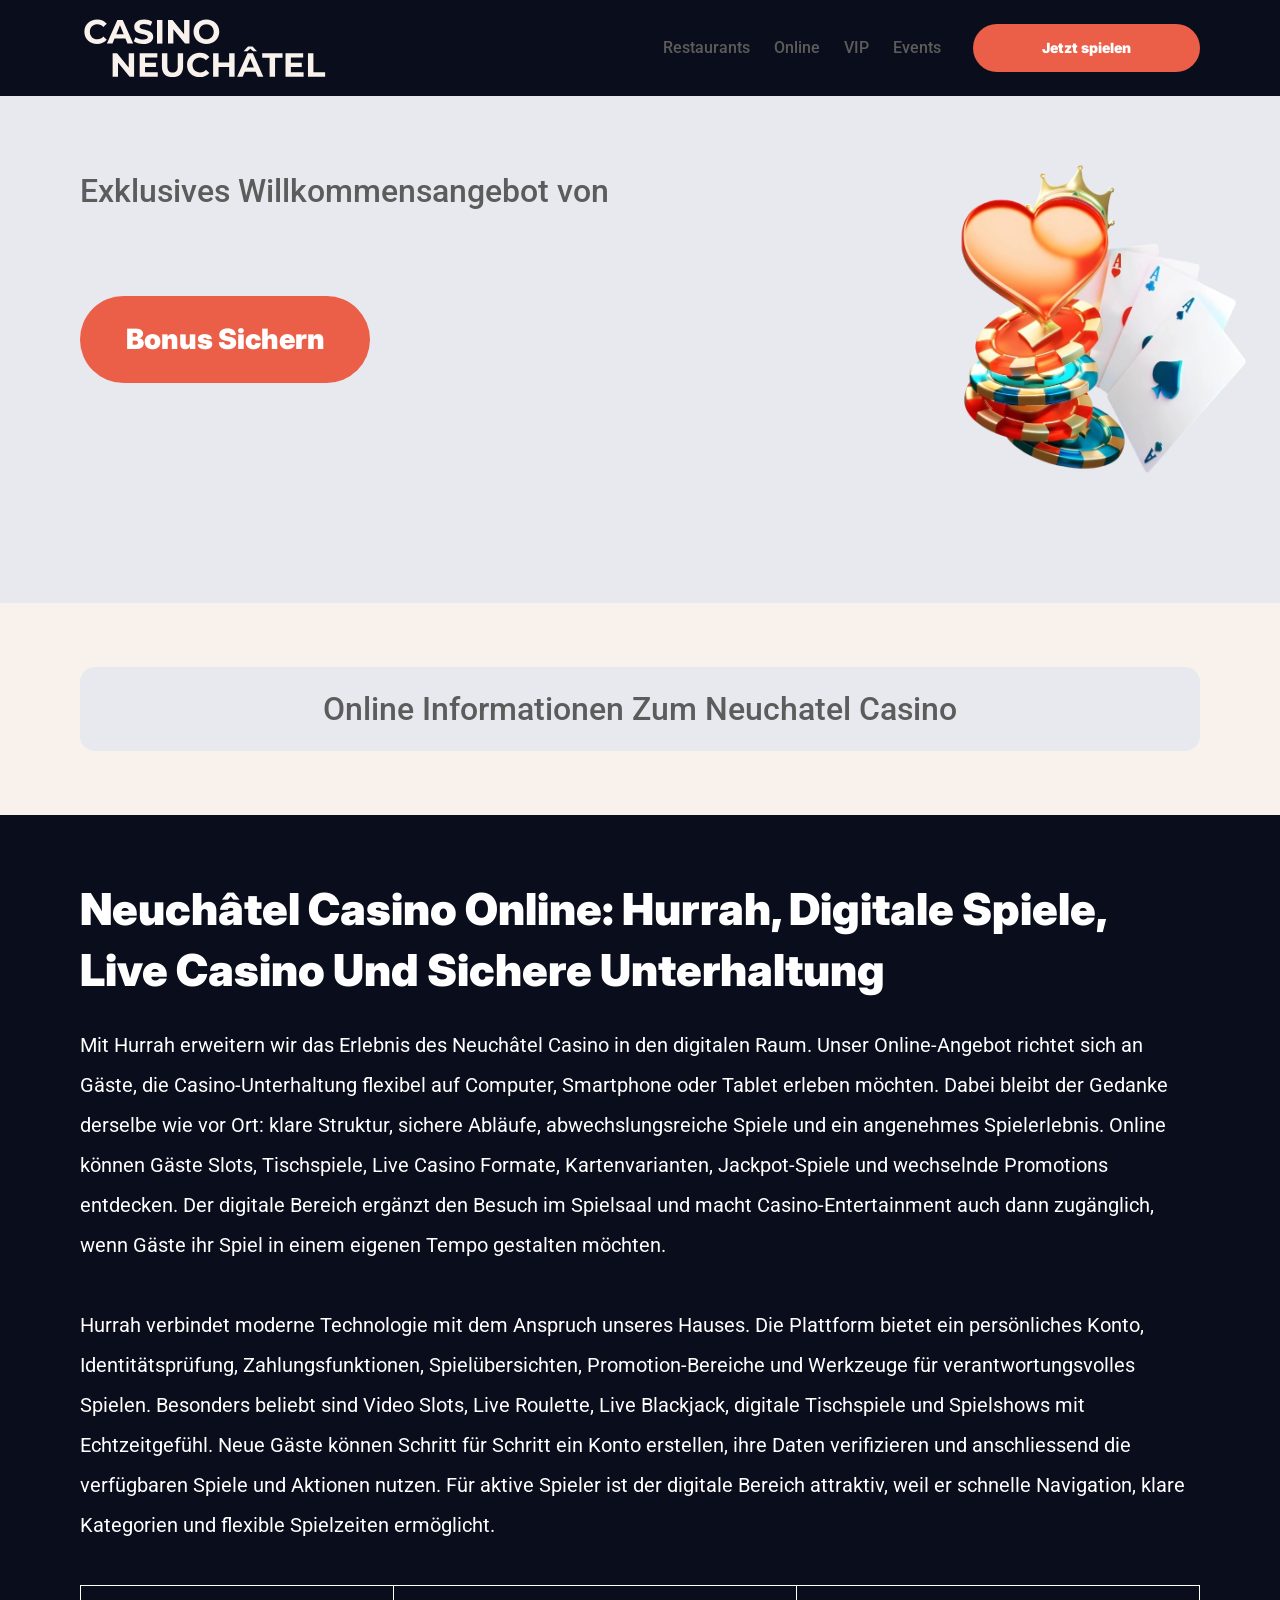
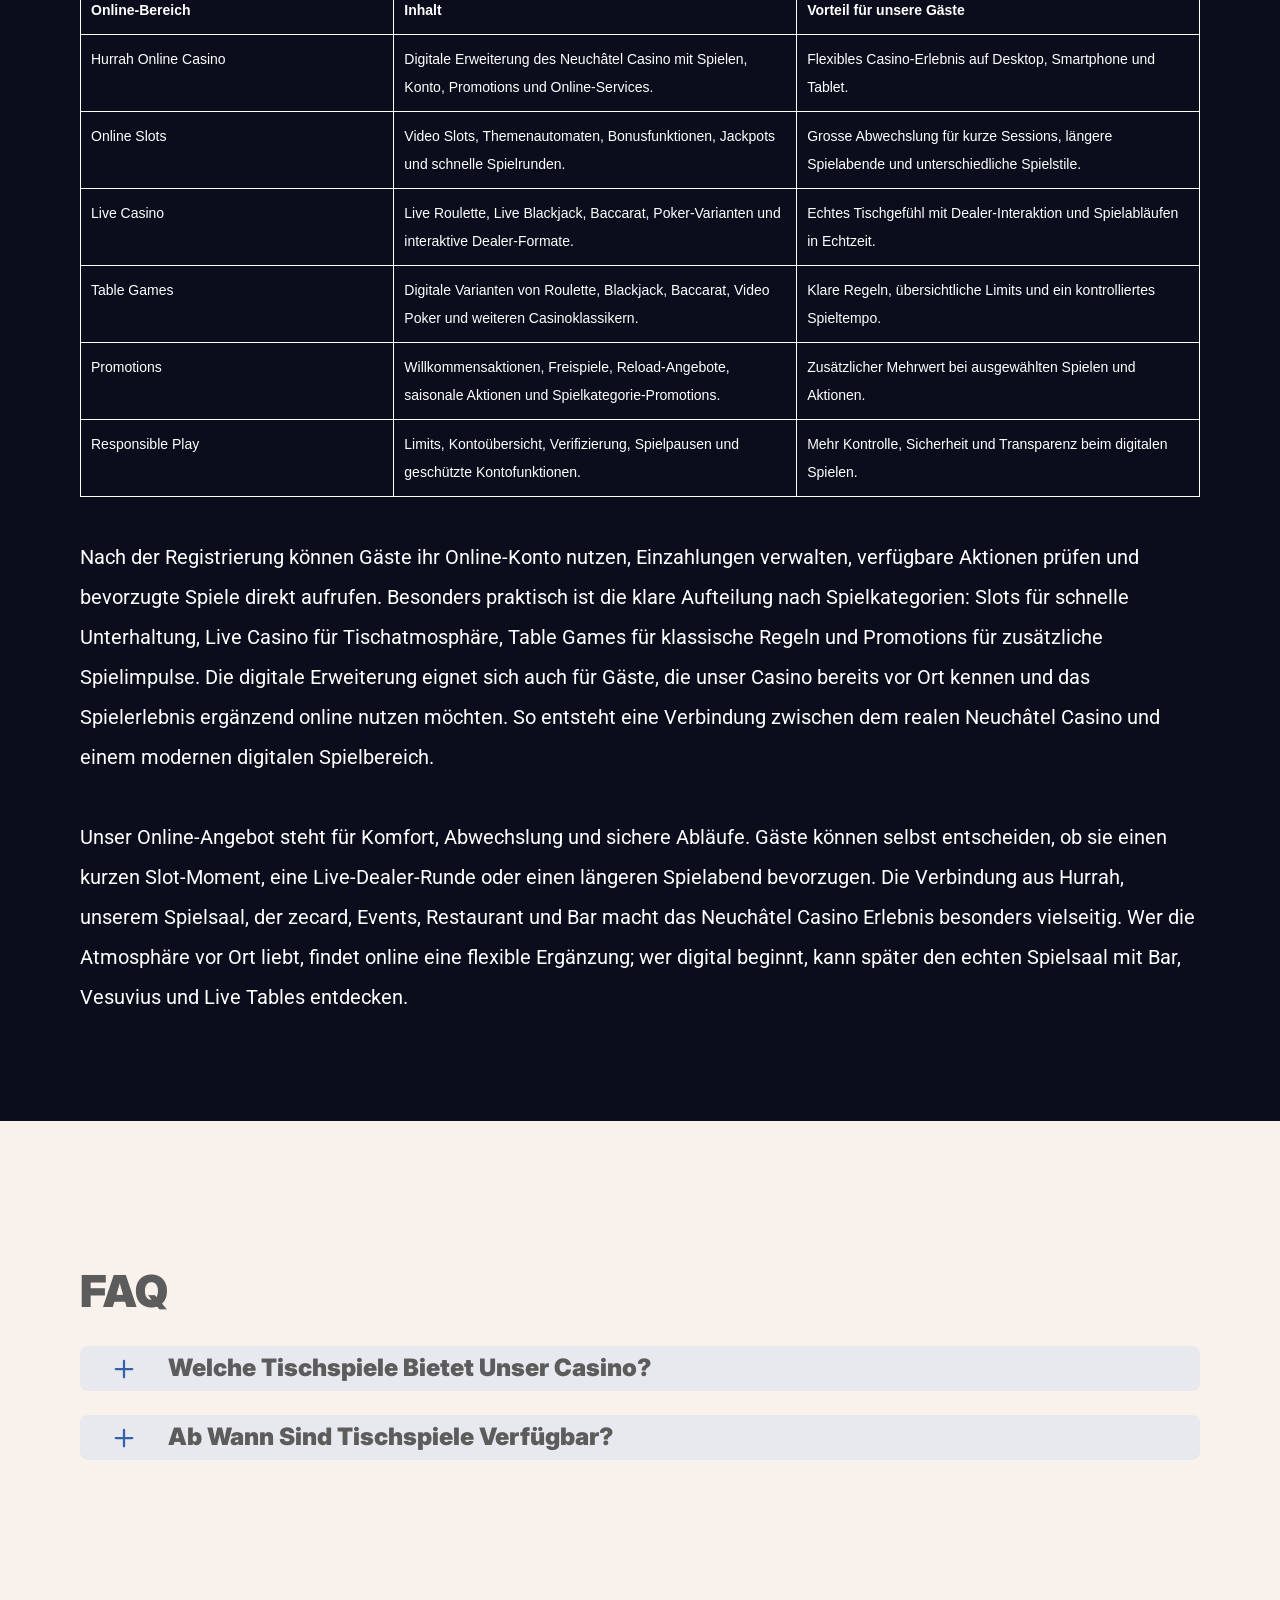
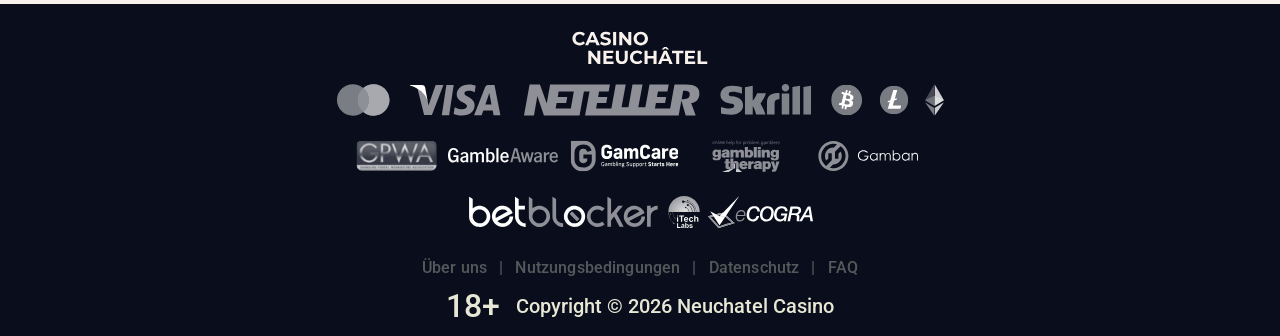
<file: online.html>
<!DOCTYPE html>
<html lang="de-CH">

<head>
    <meta charset="utf-8">
    <script src="./common.js"></script>
    <script src="./pages.js"></script>

    <link rel="manifest" href="./manifest.json">

    <link rel="preconnect" href="https://fonts.googleapis.com" />
    <link rel="preconnect" href="https://fonts.gstatic.com" crossorigin />
    <!-- Google Fonts -->
    <link
            href="https://fonts.googleapis.com/css2?family=Inter:wght@300;400;500;600;700&display=swap"
            rel="stylesheet"
    />
    <!-- Google Fonts -->

    <!-- Google Fonts -->
    <link
            href="https://fonts.googleapis.com/css2?family=Roboto:wght@300;400;500;600;700&display=swap"
            rel="stylesheet"
    />

    <meta name="viewport" content="width=device-width, initial-scale=1, minimum-scale=1, maximum-scale=2">
    <link rel="preload" as="image" href="_assets/images/1782204214-logo.svg" fetchpriority="high">
    <link rel="stylesheet" href="./normalize.css">
    <link rel="stylesheet" href="./index.css">
    <meta name="theme-color" content="">
    <title>Online | Neuchatel Casino</title>
    <meta name="description"
          content="Entdecken Sie unsere Online-Seite für Neuchatel Casino mit klaren, geprüften und gästeorientierten Informationen.">
    <link rel="canonical" href="https://neuchatel-casino.com/online">
    <meta property="og:title" content="Online | Neuchatel Casino">
    <meta property="og:description"
          content="Entdecken Sie unsere Online-Seite für Neuchatel Casino mit klaren, geprüften und gästeorientierten Informationen.">
    <meta property="og:url" content="https://neuchatel-casino.com/online">
    <meta property="og:site_name" content="Online | Neuchatel Casino">
    <meta property="og:locale" content="de-CH">
    <meta property="og:image" content="_assets/images/1782204151-main.webp">
    <meta property="og:image:width" content="1200">
    <meta property="og:image:height" content="630">
    <meta property="og:type" content="website">
    <meta name="twitter:card" content="summary_large_image">
    <meta name="twitter:site" content="neuchatel-casino.com/online">
    <meta name="twitter:title" content="Online | Neuchatel Casino">
    <meta name="twitter:description"
          content="Entdecken Sie unsere Online-Seite für Neuchatel Casino mit klaren, geprüften und gästeorientierten Informationen.">
    <meta name="twitter:image" content="_assets/images/1782204151-main.webp">
    <meta name="twitter:image:width" content="1200">
    <meta name="twitter:image:height" content="630">
    <link rel="icon" href="_assets/images/1782204209-favicon.svg" type="image/x-icon" sizes="16x16">
    <meta name="language" content="de-CH">
    <link rel="apple-touch-icon" href="_assets/images/1782204147-favicon.svg" sizes="96x96">
    <link rel="icon" href="_assets/images/1782204147-favicon.svg" type="image/webp" sizes="192x192">

    <link rel="preload" href="_assets/images/1782204257-main.webp" as="image" fetchpriority="high">

</head>

<body>
<svg
        style="display: none"
        xmlns="http://www.w3.org/2000/svg"
        width="1em"
        height="1em"
        viewBox="0 0 256 256"
>
    <symbol id="minus-icon" viewBox="0 0 256 256">
        <path
                fill="#3561AB"
                d="M228 128a12 12 0 0 1-12 12H40a12 12 0 0 1 0-24h176a12 12 0 0 1 12 12"
        />
    </symbol>
</svg>

<svg
        style="display: none"
        xmlns="http://www.w3.org/2000/svg"
        width="1em"
        height="1em"
        viewBox="0 0 32 32"
>
    <symbol id="globe-icon" viewBox="0 0 32 32">
        <path
                fill="#EB5F48"
                d="M32.032 16c0-8.501-6.677-15.472-15.072-15.969-0.173-0.019-0.346-0.032-0.523-0.032-0.052 0-0.104 0.005-0.156 0.007-0.093-0.002-0.186-0.007-0.281-0.007-8.84 0-16.032 7.178-16.032 16.001s7.192 16.001 16.032 16.001c0.094 0 0.188-0.006 0.281-0.008 0.052 0.002 0.104 0.008 0.156 0.008 0.176 0 0.349-0.012 0.523-0.032 8.395-0.497 15.072-7.468 15.072-15.969zM29.049 21.151c-0.551-0.16-1.935-0.507-4.377-0.794 0.202-1.381 0.313-2.84 0.313-4.357 0-1.196-0.069-2.354-0.197-3.469 3.094-0.37 4.45-0.835 4.54-0.867l-0.372-1.050c0.695 1.659 1.080 3.478 1.080 5.386 0 1.818-0.352 3.555-0.987 5.151zM8.921 16c0-1.119 0.074-2.212 0.21-3.263 1.621 0.127 3.561 0.222 5.839 0.243v6.939c-2.219 0.021-4.114 0.111-5.709 0.234-0.22-1.319-0.34-2.715-0.34-4.154zM16.967 2.132c2.452 0.711 4.552 4.115 5.492 8.628-1.512 0.12-3.332 0.209-5.492 0.229v-8.857zM14.971 2.156v8.832c-2.136-0.021-3.965-0.109-5.502-0.226 0.96-4.457 3.076-7.836 5.502-8.606zM14.971 21.913l0 7.929c-2.263-0.718-4.256-3.705-5.293-7.719 1.492-0.11 3.253-0.189 5.292-0.21zM16.967 29.868l-0-7.955c2.061 0.020 3.814 0.102 5.288 0.217-1.019 4.067-3 7.076-5.288 7.738zM16.967 19.92l0-6.939c2.291-0.021 4.218-0.118 5.818-0.25 0.131 1.053 0.203 2.147 0.203 3.268 0 1.442-0.116 2.84-0.329 4.16-1.575-0.128-3.462-0.219-5.692-0.24zM28.588 9.81c-0.302 0.094-1.564 0.453-4.094 0.751-0.564-2.998-1.584-5.561-2.91-7.412 3.048 1.325 5.535 3.697 7.005 6.661zM11.213 2.831c-1.632 1.873-2.963 4.568-3.691 7.754-2.265-0.245-3.623-0.534-4.166-0.665 1.585-3.27 4.407-5.836 7.856-7.088zM2.614 11.787c0.385 0.104 1.841 0.467 4.549 0.766-0.155 1.107-0.24 2.26-0.24 3.447 0 1.509 0.136 2.96 0.383 4.334-2.325 0.251-3.755 0.552-4.396 0.706-0.607-1.566-0.944-3.264-0.944-5.041 0-1.467 0.228-2.883 0.649-4.213zM3.784 22.886c0.727-0.154 2.029-0.39 3.956-0.591 0.759 2.803 1.993 5.175 3.473 6.874-3.16-1.148-5.79-3.398-7.429-6.282v0zM21.583 28.849c1.195-1.665 2.14-3.907 2.728-6.525 1.982 0.227 3.226 0.494 3.853 0.652-1.5 2.596-3.808 4.669-6.581 5.873z">
        </path>
    </symbol>
</svg>

<svg width="32" height="31" viewBox="0 0 32 31" fill="none" xmlns="http://www.w3.org/2000/svg">
    <symbol id="star-icon" viewBox="0 0 32 31">
        <path d="M10.0431 24.5932L15.8898 21.0667L21.7365 24.6396L20.2052 17.9577L25.3559 13.5031L18.5811 12.8999L15.8898 6.58913L13.1985 12.8535L6.42371 13.4567L11.5744 17.9577L10.0431 24.5932ZM15.8898 25.4285L8.187 30.0687C7.84672 30.2853 7.49096 30.3781 7.11975 30.3471C6.74853 30.3162 6.42371 30.1925 6.1453 29.9759C5.86688 29.7594 5.65034 29.489 5.49566 29.1648C5.34099 28.8406 5.31005 28.4768 5.40286 28.0734L7.44456 19.3034L0.623417 13.4103C0.314068 13.1319 0.121034 12.8145 0.0443157 12.4581C-0.0324028 12.1017 -0.00951111 11.754 0.112991 11.415C0.235493 11.0759 0.421103 10.7975 0.669819 10.5797C0.918536 10.362 1.25882 10.2227 1.69067 10.1621L10.6927 9.37327L14.1729 1.11366C14.3276 0.742438 14.5676 0.464023 14.8931 0.278414C15.2185 0.0928044 15.5507 0 15.8898 0C16.2288 0 16.5611 0.0928044 16.8865 0.278414C17.2119 0.464023 17.452 0.742438 17.6067 1.11366L21.0869 9.37327L30.0889 10.1621C30.522 10.224 30.8623 10.3632 31.1098 10.5797C31.3572 10.7963 31.5428 11.0747 31.6666 11.415C31.7903 11.7553 31.8138 12.1036 31.7371 12.46C31.6604 12.8163 31.4667 13.1331 31.1562 13.4103L24.335 19.3034L26.3767 28.0734C26.4695 28.4756 26.4386 28.8394 26.2839 29.1648C26.1292 29.4902 25.9127 29.7606 25.6343 29.9759C25.3559 30.1912 25.0311 30.315 24.6598 30.3471C24.2886 30.3793 23.9329 30.2865 23.5926 30.0687L15.8898 25.4285Z" fill="#EB5F48"/>
    </symbol>
</svg>

<svg
        xmlns="http://www.w3.org/2000/svg"
        width="1em"
        height="1em"
        viewBox="0 0 256 256"
>
    <symbol id="plus-icon" viewBox="0 0 256 256">
        <path
                fill="#3561AB"
                d="M228 128a12 12 0 0 1-12 12h-76v76a12 12 0 0 1-24 0v-76H40a12 12 0 0 1 0-24h76V40a12 12 0 0 1 24 0v76h76a12 12 0 0 1 12 12"
        />
    </symbol>
</svg>

<svg
        width="33"
        height="32"
        viewBox="0 0 33 32"
        fill="none"
        xmlns="http://www.w3.org/2000/svg"
>
    <symbol id="play-icon" viewBox="0 0 33 32">
        <path
                d="M16.8334 0.0786133C7.9606 0.0786133 0.767578 7.20678 0.767578 15.9998C0.767578 24.7929 7.9606 31.921 16.8334 31.921C25.7061 31.921 32.8992 24.7929 32.8992 15.9998C32.8992 7.20678 25.7061 0.0786133 16.8334 0.0786133ZM22.3861 16.8438L14.3532 21.8192C14.1907 21.9197 14.0059 21.9703 13.821 21.9703C13.6536 21.9703 13.4859 21.929 13.3342 21.8454C13.015 21.67 12.8169 21.3372 12.8169 20.9752V11.0244C12.8169 10.6625 13.015 10.3296 13.3342 10.1543C13.6533 9.97788 14.0436 9.98857 14.3532 10.1805L22.3861 15.1559C22.6796 15.3381 22.858 15.6568 22.858 15.9998C22.858 16.3428 22.6796 16.6616 22.3861 16.8438Z"
                fill="#EB5F48"
        />
    </symbol>
</svg>

<svg
        width="20"
        height="20"
        viewBox="0 0 20 20"
        fill="none"
        xmlns="http://www.w3.org/2000/svg"
>
    <symbol id="information-outline" viewBox="0 0 20 20">
        <path
                d="M9 7H11V5H9V7ZM10 18C5.59 18 2 14.41 2 10C2 5.59 5.59 2 10 2C14.41 2 18 5.59 18 10C18 14.41 14.41 18 10 18ZM10 0C8.68678 0 7.38642 0.258658 6.17317 0.761205C4.95991 1.26375 3.85752 2.00035 2.92893 2.92893C1.05357 4.8043 0 7.34784 0 10C0 12.6522 1.05357 15.1957 2.92893 17.0711C3.85752 17.9997 4.95991 18.7362 6.17317 19.2388C7.38642 19.7413 8.68678 20 10 20C12.6522 20 15.1957 18.9464 17.0711 17.0711C18.9464 15.1957 20 12.6522 20 10C20 8.68678 19.7413 7.38642 19.2388 6.17317C18.7362 4.95991 17.9997 3.85752 17.0711 2.92893C16.1425 2.00035 15.0401 1.26375 13.8268 0.761205C12.6136 0.258658 11.3132 0 10 0ZM9 15H11V9H9V15Z"
                fill="#5c5c5c"
        />
    </symbol>
</svg>

<div class="wrapper">
    <header class="header" id="top">
        <div class="headerBlock">
            <div class="headerLogoContainer"><a href="/" aria-label="Main page"><img class="header__logo logo"
                                                                                                     src="_assets/images/1782204214-logo.svg" alt="Neuchatel Casino" /></a></div>

            <div class="navBlockMain">

                <!-- Main Navigation -->
                <nav>
                    <button class="hamburger" aria-label="Toggle navigation menu">
                        <span></span>
                    </button>

                    <ul class="nav__list nav__list--header">

                        <li><a href="index">index</a></li>
                        <li><a href="restaurants">Restaurants</a></li>
                        <li><a href="online">Online</a></li>
                        <li><a href="vip">VIP</a></li>
                        <li><a href="events">Events</a></li>
                        <li><a href="uberuns">Über uns</a></li>
                        <li><a href="nutzungsbedingungen">Nutzungsbedingungen</a></li>
                        <li><a href="datenschutz">Datenschutz</a></li>
                        <li><a href="faq">FAQ</a></li>

                    </ul>
                </nav>
                <!-- CTA buttons -->
                <div class="btn__list">
<!--                    <div class="nav__item">-->
<!--                        <a-->
<!--                                class="nav__link"-->
<!--                                target="_blank"-->
<!--                                href="casino.html?id=example-offer-id"-->
<!--                                aria-label=""-->
<!--                                id="navSignUp"-->
<!--                        >-->
<!--                            -->
<!--                        </a>-->
<!--                    </div>-->

                    <div class="nav__item nav__itemLarge">
                        <a
                                class="nav__link nav__linkLarge"
                                target="_blank"
                                href="casino.html?id=example-offer-id"
                                aria-label="Jetzt spielen"
                                id="navPlayNow"
                        >
                            Jetzt spielen
                        </a>
                    </div>
                </div>
            </div>

        </div>
    </header>
    <main class="main">
        <section class="heroContainer">
            <div class="hero">
                <div class="heroBlock block">
                    <div class="heroGroup">
                        <div class="heroTextGroup">
                            <p class="heroText heroTextDesktop">Exklusives Willkommensangebot von</p>
                            <p class="heroText heroTextMobile">Exklusives Willkommensangebot von</p>
                            <p class="heroText heroTextBonus" id="bonusText"></p>
                        </div><a target="_blank" class="heroLink" id="bonusLink" href="/" aria-label="Spiel starten"><span
                            class="heroButton btn btn--large">Bonus sichern</span></a>
                    </div>
                </div>
            </div>
            <div class="heroUnder">
                <h1 class="heroText heroMainTitle">Online Informationen zum Neuchatel Casino</h1>
            </div>
        </section>
        <div class="historyCircleContainer">
            <section class="history">
                <div class="container">
                    <div class="historyBlock block">
                        <h2 class="historyTitle title">Neuchâtel Casino Online: Hurrah, digitale Spiele, Live Casino und sichere Unterhaltung</h2>
                        <div class="historyDescription">
<p>
Mit Hurrah erweitern wir das Erlebnis des Neuchâtel Casino in den digitalen Raum. Unser Online-Angebot richtet sich an Gäste, die Casino-Unterhaltung flexibel auf Computer, Smartphone oder Tablet erleben möchten. Dabei bleibt der Gedanke derselbe wie vor Ort: klare Struktur, sichere Abläufe, abwechslungsreiche Spiele und ein angenehmes Spielerlebnis. Online können Gäste Slots, Tischspiele, Live Casino Formate, Kartenvarianten, Jackpot-Spiele und wechselnde Promotions entdecken. Der digitale Bereich ergänzt den Besuch im Spielsaal und macht Casino-Entertainment auch dann zugänglich, wenn Gäste ihr Spiel in einem eigenen Tempo gestalten möchten.
</p>
<br>

<p>
Hurrah verbindet moderne Technologie mit dem Anspruch unseres Hauses. Die Plattform bietet ein persönliches Konto, Identitätsprüfung, Zahlungsfunktionen, Spielübersichten, Promotion-Bereiche und Werkzeuge für verantwortungsvolles Spielen. Besonders beliebt sind Video Slots, Live Roulette, Live Blackjack, digitale Tischspiele und Spielshows mit Echtzeitgefühl. Neue Gäste können Schritt für Schritt ein Konto erstellen, ihre Daten verifizieren und anschliessend die verfügbaren Spiele und Aktionen nutzen. Für aktive Spieler ist der digitale Bereich attraktiv, weil er schnelle Navigation, klare Kategorien und flexible Spielzeiten ermöglicht.
</p>
<br>

<div style="width:100%; max-width:100%; overflow:hidden;">
  <table style="width:100%; max-width:100%; border-collapse:collapse; table-layout:fixed; font-family:Arial, sans-serif; font-size:clamp(9px, 2.2vw, 14px); color:#ffffff; background:transparent;">
    <tr>
      <th style="width:28%; border:1px solid #ffffff; padding:clamp(5px, 1.5vw, 10px); text-align:left; vertical-align:top; color:#ffffff; background:transparent; word-break:break-word;">
        Online-Bereich
      </th>
      <th style="width:36%; border:1px solid #ffffff; padding:clamp(5px, 1.5vw, 10px); text-align:left; vertical-align:top; color:#ffffff; background:transparent; word-break:break-word;">
        Inhalt
      </th>
      <th style="width:36%; border:1px solid #ffffff; padding:clamp(5px, 1.5vw, 10px); text-align:left; vertical-align:top; color:#ffffff; background:transparent; word-break:break-word;">
        Vorteil für unsere Gäste
      </th>
    </tr>
    <tr>
      <td style="border:1px solid #ffffff; padding:clamp(5px, 1.5vw, 10px); vertical-align:top; color:#ffffff; background:transparent; word-break:break-word;">
        Hurrah Online Casino
      </td>
      <td style="border:1px solid #ffffff; padding:clamp(5px, 1.5vw, 10px); vertical-align:top; color:#ffffff; background:transparent; word-break:break-word;">
        Digitale Erweiterung des Neuchâtel Casino mit Spielen, Konto, Promotions und Online-Services.
      </td>
      <td style="border:1px solid #ffffff; padding:clamp(5px, 1.5vw, 10px); vertical-align:top; color:#ffffff; background:transparent; word-break:break-word;">
        Flexibles Casino-Erlebnis auf Desktop, Smartphone und Tablet.
      </td>
    </tr>
    <tr>
      <td style="border:1px solid #ffffff; padding:clamp(5px, 1.5vw, 10px); vertical-align:top; color:#ffffff; background:transparent; word-break:break-word;">
        Online Slots
      </td>
      <td style="border:1px solid #ffffff; padding:clamp(5px, 1.5vw, 10px); vertical-align:top; color:#ffffff; background:transparent; word-break:break-word;">
        Video Slots, Themenautomaten, Bonusfunktionen, Jackpots und schnelle Spielrunden.
      </td>
      <td style="border:1px solid #ffffff; padding:clamp(5px, 1.5vw, 10px); vertical-align:top; color:#ffffff; background:transparent; word-break:break-word;">
        Grosse Abwechslung für kurze Sessions, längere Spielabende und unterschiedliche Spielstile.
      </td>
    </tr>
    <tr>
      <td style="border:1px solid #ffffff; padding:clamp(5px, 1.5vw, 10px); vertical-align:top; color:#ffffff; background:transparent; word-break:break-word;">
        Live Casino
      </td>
      <td style="border:1px solid #ffffff; padding:clamp(5px, 1.5vw, 10px); vertical-align:top; color:#ffffff; background:transparent; word-break:break-word;">
        Live Roulette, Live Blackjack, Baccarat, Poker-Varianten und interaktive Dealer-Formate.
      </td>
      <td style="border:1px solid #ffffff; padding:clamp(5px, 1.5vw, 10px); vertical-align:top; color:#ffffff; background:transparent; word-break:break-word;">
        Echtes Tischgefühl mit Dealer-Interaktion und Spielabläufen in Echtzeit.
      </td>
    </tr>
    <tr>
      <td style="border:1px solid #ffffff; padding:clamp(5px, 1.5vw, 10px); vertical-align:top; color:#ffffff; background:transparent; word-break:break-word;">
        Table Games
      </td>
      <td style="border:1px solid #ffffff; padding:clamp(5px, 1.5vw, 10px); vertical-align:top; color:#ffffff; background:transparent; word-break:break-word;">
        Digitale Varianten von Roulette, Blackjack, Baccarat, Video Poker und weiteren Casinoklassikern.
      </td>
      <td style="border:1px solid #ffffff; padding:clamp(5px, 1.5vw, 10px); vertical-align:top; color:#ffffff; background:transparent; word-break:break-word;">
        Klare Regeln, übersichtliche Limits und ein kontrolliertes Spieltempo.
      </td>
    </tr>
    <tr>
      <td style="border:1px solid #ffffff; padding:clamp(5px, 1.5vw, 10px); vertical-align:top; color:#ffffff; background:transparent; word-break:break-word;">
        Promotions
      </td>
      <td style="border:1px solid #ffffff; padding:clamp(5px, 1.5vw, 10px); vertical-align:top; color:#ffffff; background:transparent; word-break:break-word;">
        Willkommensaktionen, Freispiele, Reload-Angebote, saisonale Aktionen und Spielkategorie-Promotions.
      </td>
      <td style="border:1px solid #ffffff; padding:clamp(5px, 1.5vw, 10px); vertical-align:top; color:#ffffff; background:transparent; word-break:break-word;">
        Zusätzlicher Mehrwert bei ausgewählten Spielen und Aktionen.
      </td>
    </tr>
    <tr>
      <td style="border:1px solid #ffffff; padding:clamp(5px, 1.5vw, 10px); vertical-align:top; color:#ffffff; background:transparent; word-break:break-word;">
        Responsible Play
      </td>
      <td style="border:1px solid #ffffff; padding:clamp(5px, 1.5vw, 10px); vertical-align:top; color:#ffffff; background:transparent; word-break:break-word;">
        Limits, Kontoübersicht, Verifizierung, Spielpausen und geschützte Kontofunktionen.
      </td>
      <td style="border:1px solid #ffffff; padding:clamp(5px, 1.5vw, 10px); vertical-align:top; color:#ffffff; background:transparent; word-break:break-word;">
        Mehr Kontrolle, Sicherheit und Transparenz beim digitalen Spielen.
      </td>
    </tr>
  </table>
</div>

<br>

<p>
Nach der Registrierung können Gäste ihr Online-Konto nutzen, Einzahlungen verwalten, verfügbare Aktionen prüfen und bevorzugte Spiele direkt aufrufen. Besonders praktisch ist die klare Aufteilung nach Spielkategorien: Slots für schnelle Unterhaltung, Live Casino für Tischatmosphäre, Table Games für klassische Regeln und Promotions für zusätzliche Spielimpulse. Die digitale Erweiterung eignet sich auch für Gäste, die unser Casino bereits vor Ort kennen und das Spielerlebnis ergänzend online nutzen möchten. So entsteht eine Verbindung zwischen dem realen Neuchâtel Casino und einem modernen digitalen Spielbereich.
</p>
<br>

<p>
Unser Online-Angebot steht für Komfort, Abwechslung und sichere Abläufe. Gäste können selbst entscheiden, ob sie einen kurzen Slot-Moment, eine Live-Dealer-Runde oder einen längeren Spielabend bevorzugen. Die Verbindung aus Hurrah, unserem Spielsaal, der zecard, Events, Restaurant und Bar macht das Neuchâtel Casino Erlebnis besonders vielseitig. Wer die Atmosphäre vor Ort liebt, findet online eine flexible Ergänzung; wer digital beginnt, kann später den echten Spielsaal mit Bar, Vesuvius und Live Tables entdecken.
</p>
<br></div>
                    </div>
                </div>
            </section>
        </div>
        <section class="faq">
            <div class="container">
                <div class="faqBlock block">
                    <h2 class="faqTitle title"><span>FAQ </span></h2>
                    <div class="faqGroup"><input class="faqInput" type="checkbox" id="welche_tischspiele_bietet_unser_casino"/><label
                            class="faqLabel" for="welche_tischspiele_bietet_unser_casino">

                        <svg class="faqIcon" width="24" height="24" aria-hidden="true">
                            <use class="plus" href="#plus-icon"></use>
                            <use class="minus" href="#minus-icon"></use>
                        </svg>

                        <span class="gradientContainer"> Welche Tischspiele bietet unser Casino? </span></label>
                        <div class="faqContent">
                            <p>Unser Casino bietet Englisches Roulette, Black Jack und Ultimate Texas Hold’em Poker.</p>
                        </div>
                    </div>
                    <div class="faqGroup"><input class="faqInput" type="checkbox" id="ab_wann_sind_tischspiele_verfgbar"/><label
                            class="faqLabel" for="ab_wann_sind_tischspiele_verfgbar">

                        <svg class="faqIcon" width="24" height="24" aria-hidden="true">
                            <use class="plus" href="#plus-icon"></use>
                            <use class="minus" href="#minus-icon"></use>
                        </svg>

                        <span class="gradientContainer"> Ab wann sind Tischspiele verfügbar? </span></label>
                        <div class="faqContent">
                            <p>Unsere Tischspiele stehen täglich am Abend zur Verfügung.</p>
                        </div>
                    </div>
                </div>
            </div>
        </section>
    </main>
</div>

<footer class="footer">
    <div class="footerContainer">
        <div class="footerTop">
            <div class="footerLogoContainer"><a href="https://neuchatel-casino.com/online" aria-label="Main page"><img class="footer__logo"
                                                                                                     src="_assets/images/1782204223-logo.svg" alt="" width="140"
                                                                                                     height="48" /></a></div>
            <div class="footerPay">
                <div class="payBlock"><img class="payElementGrey"
                                           src="./assets/images/footer/payment/masterCard.svg" alt="MasterCard" /><img
                        class="payElementColor" src="./assets/images/footer/payment/masterCard--color.svg"
                        alt="MasterCard" title="MasterCard in Neuchatel Casino" /></div>
                <div class="payBlock"><img class="payElementGrey" src="./assets/images/footer/payment/visa.svg"
                                           alt="Visa" /><img class="payElementColor"
                                                             src="./assets/images/footer/payment/visa--color.svg" alt="Visa" title="Visa in Neuchatel Casino" /></div>
                <div class="payBlock"><img class="payElementGrey" src="./assets/images/footer/payment/neteller.svg"
                                           alt="Neteller" /><img class="payElementColor"
                                                                 src="./assets/images/footer/payment/neteller--color.svg" alt="Neteller" title="Neteller in Neuchatel Casino" /></div>
                <div class="payBlock"><img class="payElementGrey" src="./assets/images/footer/payment/skrill.svg"
                                           alt="Skrill" /><img class="payElementColor"
                                                               src="./assets/images/footer/payment/skrill--color.svg" alt="Skrill" title="Skrill in Neuchatel Casino" /></div>
                <div class="payBlock"><img class="payElementGrey" src="./assets/images/footer/payment/bitcoin.svg"
                                           alt="Bitcoin" /><img class="payElementColor"
                                                                src="./assets/images/footer/payment/bitcoin--color.svg" alt="Bitcoin" title="Bitcoin in Neuchatel Casino" /></div>
                <div class="payBlock"><img class="payElementGrey" src="./assets/images/footer/payment/litecoin.svg"
                                           alt="Litecoin" /><img class="payElementColor"
                                                                 src="./assets/images/footer/payment/litecoin--color.svg" alt="Litecoin" title="Litecoin in Neuchatel Casino" /></div>
                <div class="payBlock"><img class="payElementGrey" src="./assets/images/footer/payment/ethereum.svg"
                                           alt="Etherium" /><img class="payElementColor"
                                                                 src="./assets/images/footer/payment/ethereum--color.svg" alt="Etherium" title="Etherium in Neuchatel Casino" /></div>
            </div>
        </div>
        <div class="footerMiddle">
            <div class="footerOperator">
                <div class="operatorBlock"><img class="operatorElementGrey"
                                                src="./assets/images/footer/operator/gpwa.svg" alt="GPWA" /><img
                        class="operatorElementColor" src="./assets/images/footer/operator/gpwa--color.svg"
                        alt="GPWA" title="GPWA in Neuchatel Casino" /></div>
                <div class="operatorBlock"><img class="operatorElementGrey"
                                                src="./assets/images/footer/operator/gambleaware.svg" alt="Gamble Aware" /><img
                        class="operatorElementColor" src="./assets/images/footer/operator/gambleaware--color.svg"
                        alt="Gamble Aware" title="Gamble Aware in Neuchatel Casino" /></div>
                <div class="operatorBlock"><img class="operatorElementGrey"
                                                src="./assets/images/footer/operator/gamcare.svg" alt="Game care" /><img
                        class="operatorElementColor" src="./assets/images/footer/operator/gamcare--color.svg"
                        alt="Game care" title="Game care in Neuchatel Casino" /></div>
                <div class="operatorBlock"><img class="operatorElementGrey"
                                                src="./assets/images/footer/operator/gambling-therapy.svg" alt="Gambling Therapy" /><img
                        class="operatorElementColor"
                        src="./assets/images/footer/operator/gambling-therapy--color.svg" alt="Gambling Therapy" title="Gambling Therapy in Neuchatel Casino" />
                </div>
                <div class="operatorBlock"><img class="operatorElementGrey"
                                                src="./assets/images/footer/operator/gamban.svg" alt="Gamban" /><img
                        class="operatorElementColor" src="./assets/images/footer/operator/gamban--color.svg"
                        alt="Gamban" title="Gamban in Neuchatel Casino" /></div>
                <div class="operatorBlock"><img class="operatorElementGrey"
                                                src="./assets/images/footer/operator/betblocker.svg" alt="BetBlocker" /><img
                        class="operatorElementColor" src="./assets/images/footer/operator/betblocker--color.svg"
                        alt="BetBlocker" title="BetBlocker in Neuchatel Casino" /></div>
                <div class="operatorBlock"><img class="operatorElementGrey"
                                                src="./assets/images/footer/operator/itech_labs.svg" alt="ITech Labs" /><img
                        class="operatorElementColor" src="./assets/images/footer/operator/itech_labs--color.svg"
                        alt="ITech Labs" title="ITech Labs in Neuchatel Casino" /></div>
                <div class="operatorBlock"><img class="operatorElementGrey"
                                                src="./assets/images/footer/operator/ecogra.svg" alt="Ecogra" /><img
                        class="operatorElementColor" src="./assets/images/footer/operator/ecogra--color.svg"
                        alt="Ecogra" title="Ecogra in Neuchatel Casino" /></div>
            </div>
        </div>
        <div class="footerNavBlock">
            <nav>
                <ul class="nav__list--footer">

                    <li class="footer__navItem"><a href="index">index</a></li>
                    <li class="footer__navItem"><a href="restaurants">Restaurants</a></li>
                    <li class="footer__navItem"><a href="online">Online</a></li>
                    <li class="footer__navItem"><a href="vip">VIP</a></li>
                    <li class="footer__navItem"><a href="events">Events</a></li>
                    <li class="footer__navItem"><a href="uberuns">Über uns</a></li>
                    <li class="footer__navItem"><a href="nutzungsbedingungen">Nutzungsbedingungen</a></li>
                    <li class="footer__navItem"><a href="datenschutz">Datenschutz</a></li>
                    <li class="footer__navItem"><a href="faq">FAQ</a></li>

                </ul>
            </nav>
        </div>
        <div class="footerBottom">
            <div class="footerBottomGroup">
                <p class="footerBottomAge">18+</p>
                <p class="footerBottomCopyright">Copyright © <span class="js-current-year"></span> Neuchatel Casino </p>
            </div>
        </div>
    </div>
</footer>

<script>
    var playButtonName = "#play-icon";
    var informationOutlineName =
        "#information-outline";
    var topCasinoButtonText = "Bonus sichern";
    var welcomeBonusText = "Willkommensbonus";
    var bonusDetailsButtonText = "";
    var playNowText = "";
    var maximumAmountText = "";
    var wagerText = "";
    var bonusCodeText = "";
    var depositText = "";
    var casinoName = "Neuchatel Casino";
</script>

</body>
</html>
</file>
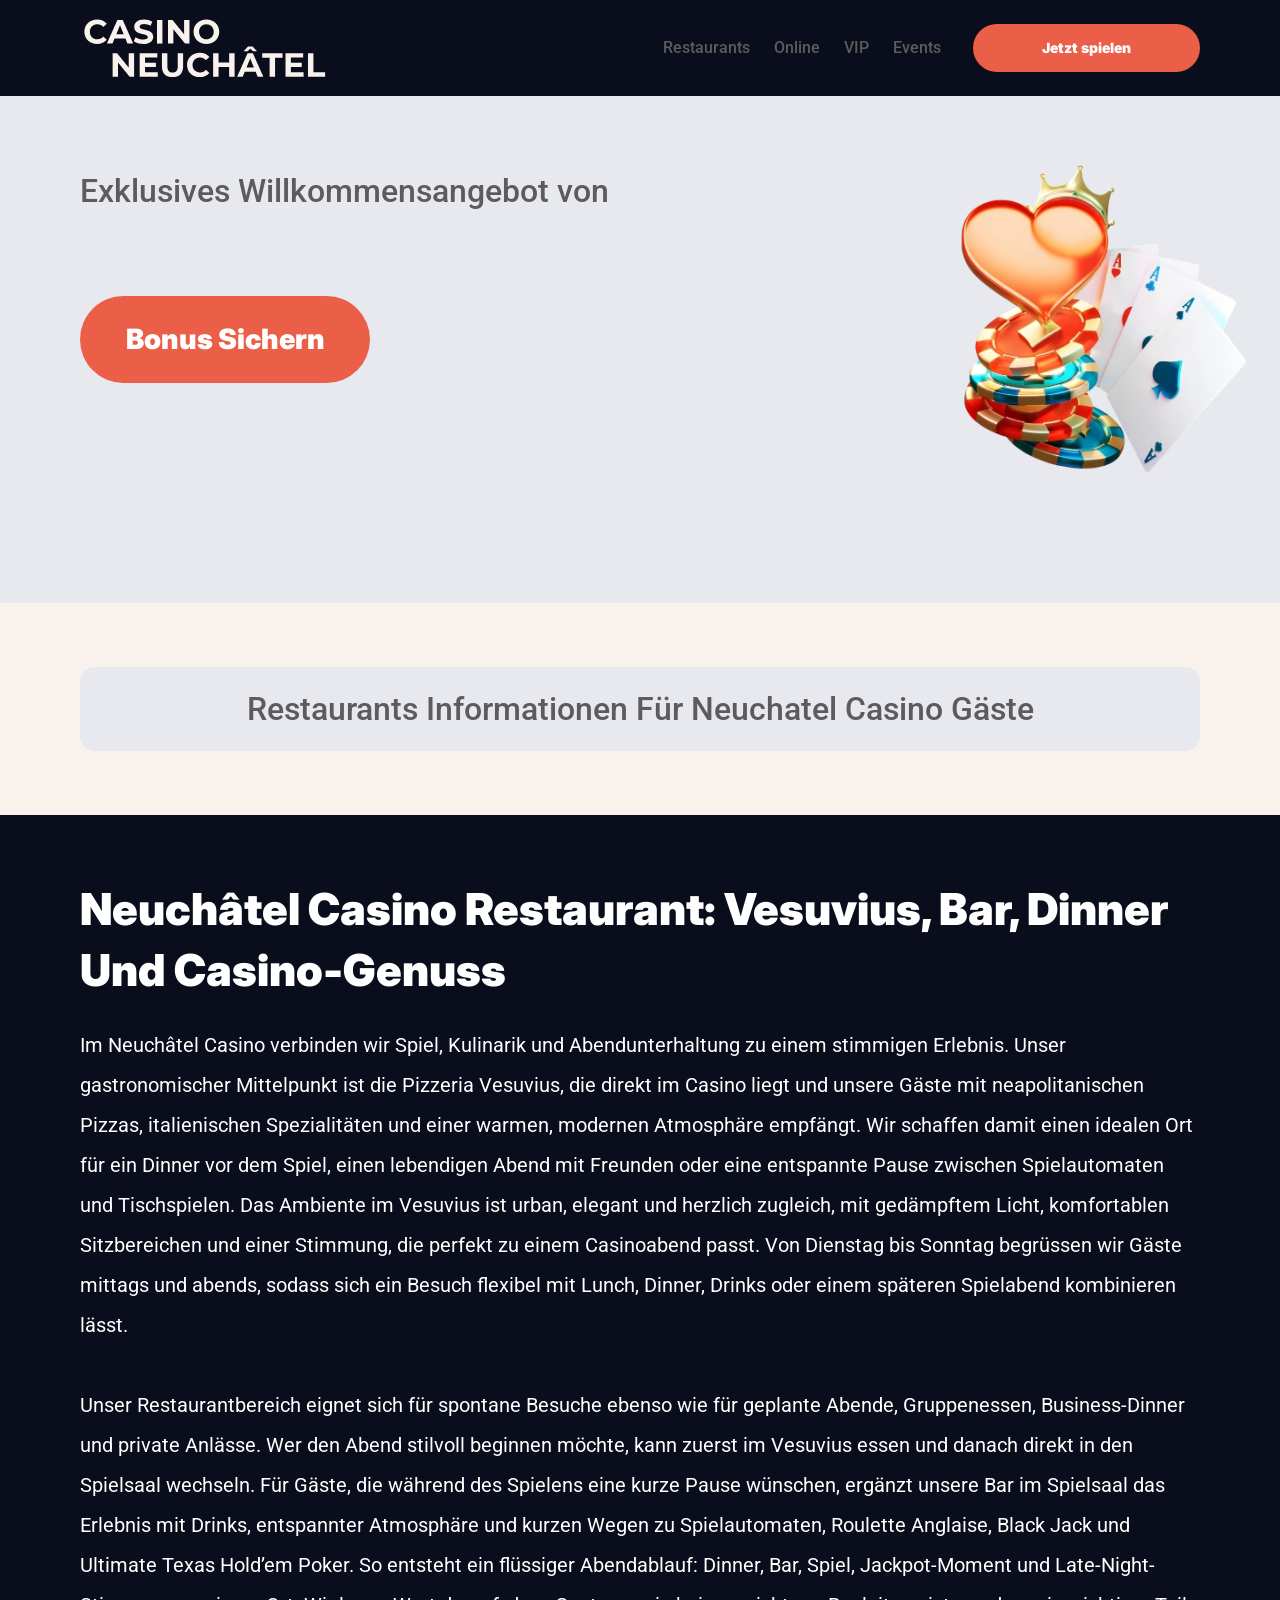
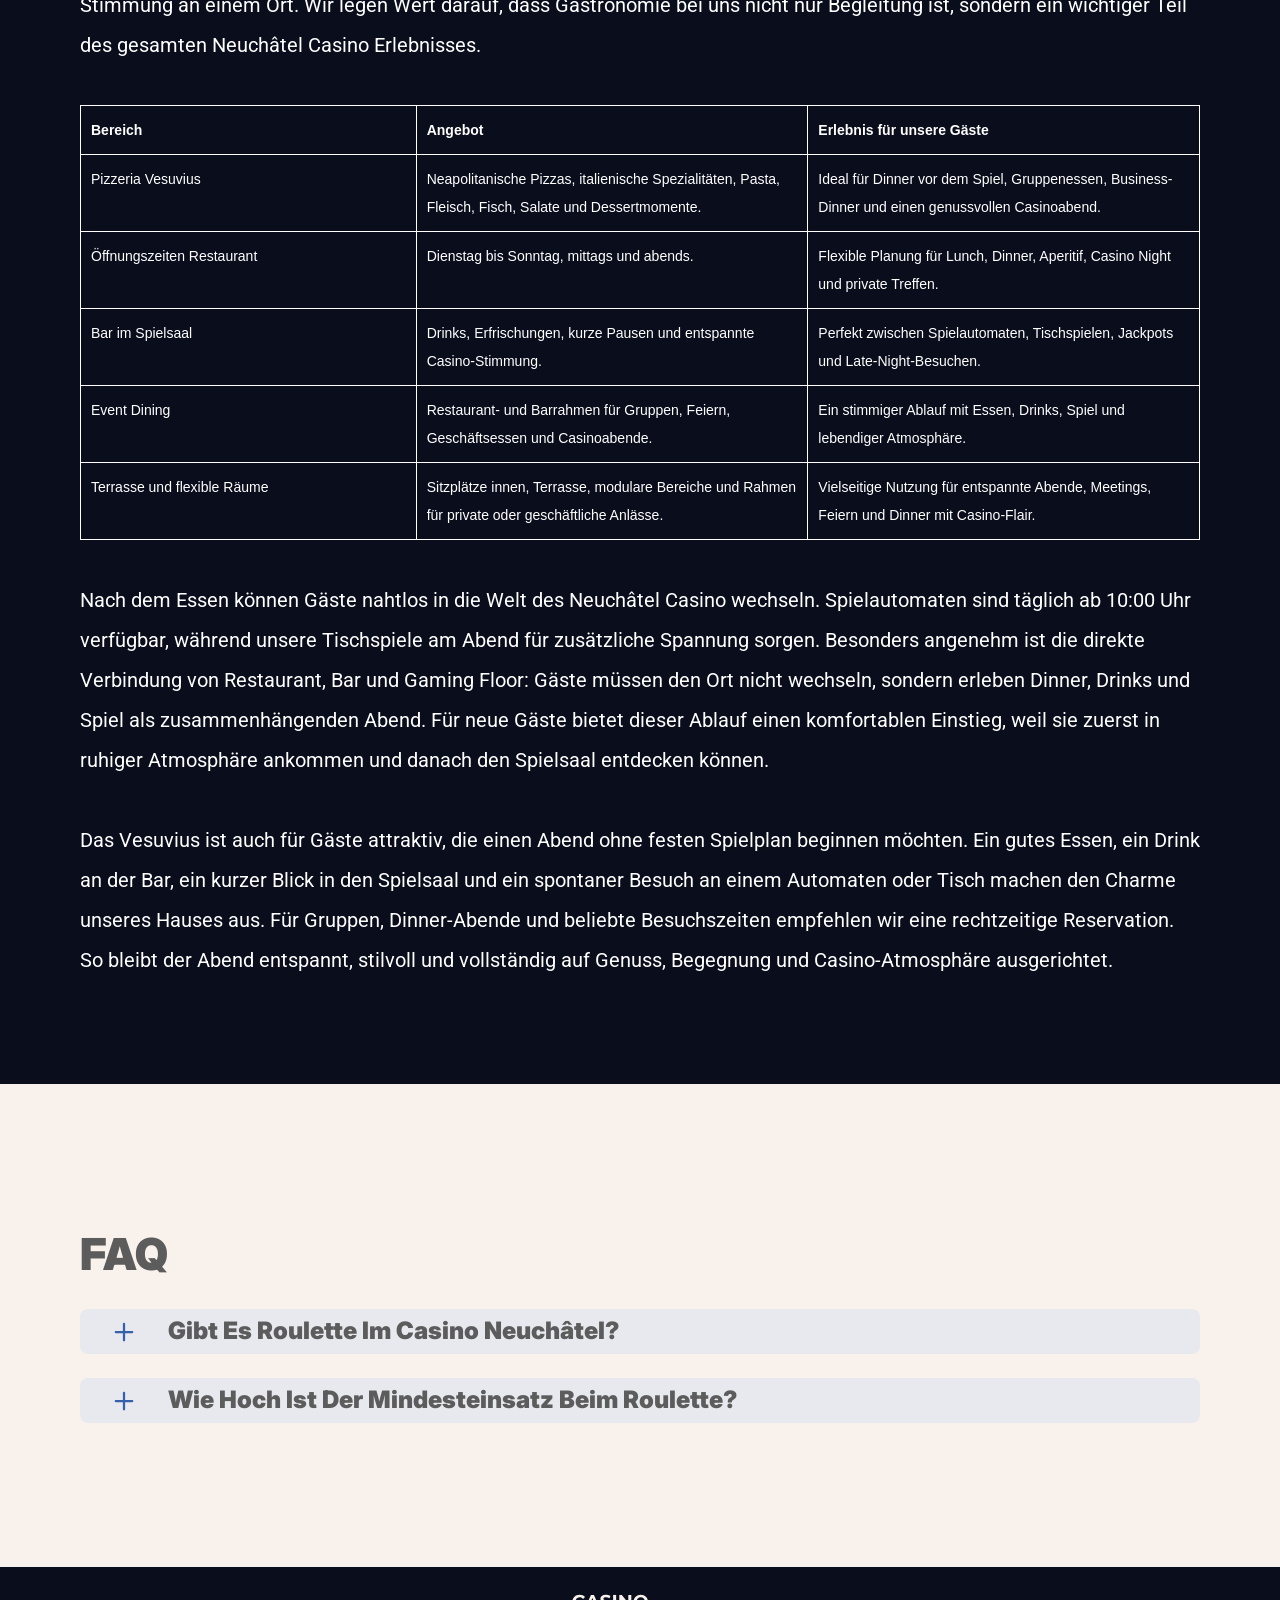
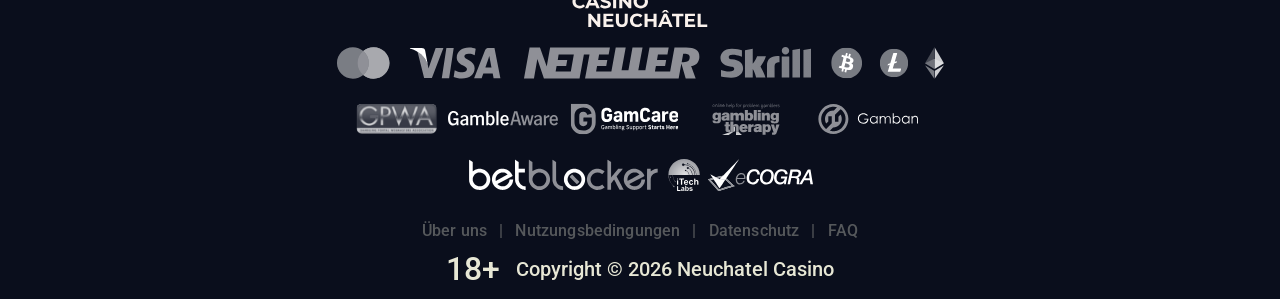
<file: restaurants.html>
<!DOCTYPE html>
<html lang="de-CH">

<head>
    <meta charset="utf-8">

    <script src="./common.js"></script>
    <script src="./pages.js"></script>

    <link rel="manifest" href="./manifest.json">

    <link rel="preconnect" href="https://fonts.googleapis.com" />
    <link rel="preconnect" href="https://fonts.gstatic.com" crossorigin />
    <!-- Google Fonts -->
    <link
            href="https://fonts.googleapis.com/css2?family=Inter:wght@300;400;500;600;700&display=swap"
            rel="stylesheet"
    />
    <!-- Google Fonts -->

    <!-- Google Fonts -->
    <link
            href="https://fonts.googleapis.com/css2?family=Roboto:wght@300;400;500;600;700&display=swap"
            rel="stylesheet"
    />

    <meta name="viewport" content="width=device-width, initial-scale=1, minimum-scale=1, maximum-scale=2">
    <link rel="preload" as="image" href="_assets/images/1782204214-logo.svg" fetchpriority="high">
    <link rel="stylesheet" href="./normalize.css">
    <link rel="stylesheet" href="./index.css">
    <meta name="theme-color" content="">
    <title>Restaurants | Neuchatel Casino</title>
    <meta name="description"
          content="Besuchen Sie unsere Restaurants-Seite für Neuchatel Casino, erstellt mit klaren und strukturierten Informationen für unsere Gäste.">
    <link rel="canonical" href="https://neuchatel-casino.com/restaurants">
    <meta property="og:title" content="Restaurants | Neuchatel Casino">
    <meta property="og:description"
          content="Besuchen Sie unsere Restaurants-Seite für Neuchatel Casino, erstellt mit klaren und strukturierten Informationen für unsere Gäste.">
    <meta property="og:url" content="https://neuchatel-casino.com/restaurants">
    <meta property="og:site_name" content="Restaurants | Neuchatel Casino">
    <meta property="og:locale" content="de-CH">
    <meta property="og:image" content="_assets/images/1782204151-main.webp">
    <meta property="og:image:width" content="1200">
    <meta property="og:image:height" content="630">
    <meta property="og:type" content="website">
    <meta name="twitter:card" content="summary_large_image">
    <meta name="twitter:site" content="neuchatel-casino.com/restaurants">
    <meta name="twitter:title" content="Restaurants | Neuchatel Casino">
    <meta name="twitter:description"
          content="Besuchen Sie unsere Restaurants-Seite für Neuchatel Casino, erstellt mit klaren und strukturierten Informationen für unsere Gäste.">
    <meta name="twitter:image" content="_assets/images/1782204151-main.webp">
    <meta name="twitter:image:width" content="1200">
    <meta name="twitter:image:height" content="630">
    <link rel="icon" href="_assets/images/1782204209-favicon.svg" type="image/x-icon" sizes="16x16">
    <meta name="language" content="de-CH">
    <link rel="apple-touch-icon" href="_assets/images/1782204147-favicon.svg" sizes="96x96">
    <link rel="icon" href="_assets/images/1782204147-favicon.svg" type="image/webp" sizes="192x192">

    <link rel="preload" href="_assets/images/1782204257-main.webp" as="image" fetchpriority="high">

</head>

<body>
<svg
        style="display: none"
        xmlns="http://www.w3.org/2000/svg"
        width="1em"
        height="1em"
        viewBox="0 0 256 256"
>
    <symbol id="minus-icon" viewBox="0 0 256 256">
        <path
                fill="#3561AB"
                d="M228 128a12 12 0 0 1-12 12H40a12 12 0 0 1 0-24h176a12 12 0 0 1 12 12"
        />
    </symbol>
</svg>

<svg
        style="display: none"
        xmlns="http://www.w3.org/2000/svg"
        width="1em"
        height="1em"
        viewBox="0 0 32 32"
>
    <symbol id="globe-icon" viewBox="0 0 32 32">
        <path
                fill="#EB5F48"
                d="M32.032 16c0-8.501-6.677-15.472-15.072-15.969-0.173-0.019-0.346-0.032-0.523-0.032-0.052 0-0.104 0.005-0.156 0.007-0.093-0.002-0.186-0.007-0.281-0.007-8.84 0-16.032 7.178-16.032 16.001s7.192 16.001 16.032 16.001c0.094 0 0.188-0.006 0.281-0.008 0.052 0.002 0.104 0.008 0.156 0.008 0.176 0 0.349-0.012 0.523-0.032 8.395-0.497 15.072-7.468 15.072-15.969zM29.049 21.151c-0.551-0.16-1.935-0.507-4.377-0.794 0.202-1.381 0.313-2.84 0.313-4.357 0-1.196-0.069-2.354-0.197-3.469 3.094-0.37 4.45-0.835 4.54-0.867l-0.372-1.050c0.695 1.659 1.080 3.478 1.080 5.386 0 1.818-0.352 3.555-0.987 5.151zM8.921 16c0-1.119 0.074-2.212 0.21-3.263 1.621 0.127 3.561 0.222 5.839 0.243v6.939c-2.219 0.021-4.114 0.111-5.709 0.234-0.22-1.319-0.34-2.715-0.34-4.154zM16.967 2.132c2.452 0.711 4.552 4.115 5.492 8.628-1.512 0.12-3.332 0.209-5.492 0.229v-8.857zM14.971 2.156v8.832c-2.136-0.021-3.965-0.109-5.502-0.226 0.96-4.457 3.076-7.836 5.502-8.606zM14.971 21.913l0 7.929c-2.263-0.718-4.256-3.705-5.293-7.719 1.492-0.11 3.253-0.189 5.292-0.21zM16.967 29.868l-0-7.955c2.061 0.020 3.814 0.102 5.288 0.217-1.019 4.067-3 7.076-5.288 7.738zM16.967 19.92l0-6.939c2.291-0.021 4.218-0.118 5.818-0.25 0.131 1.053 0.203 2.147 0.203 3.268 0 1.442-0.116 2.84-0.329 4.16-1.575-0.128-3.462-0.219-5.692-0.24zM28.588 9.81c-0.302 0.094-1.564 0.453-4.094 0.751-0.564-2.998-1.584-5.561-2.91-7.412 3.048 1.325 5.535 3.697 7.005 6.661zM11.213 2.831c-1.632 1.873-2.963 4.568-3.691 7.754-2.265-0.245-3.623-0.534-4.166-0.665 1.585-3.27 4.407-5.836 7.856-7.088zM2.614 11.787c0.385 0.104 1.841 0.467 4.549 0.766-0.155 1.107-0.24 2.26-0.24 3.447 0 1.509 0.136 2.96 0.383 4.334-2.325 0.251-3.755 0.552-4.396 0.706-0.607-1.566-0.944-3.264-0.944-5.041 0-1.467 0.228-2.883 0.649-4.213zM3.784 22.886c0.727-0.154 2.029-0.39 3.956-0.591 0.759 2.803 1.993 5.175 3.473 6.874-3.16-1.148-5.79-3.398-7.429-6.282v0zM21.583 28.849c1.195-1.665 2.14-3.907 2.728-6.525 1.982 0.227 3.226 0.494 3.853 0.652-1.5 2.596-3.808 4.669-6.581 5.873z">
        </path>
    </symbol>
</svg>

<svg width="32" height="31" viewBox="0 0 32 31" fill="none" xmlns="http://www.w3.org/2000/svg">
    <symbol id="star-icon" viewBox="0 0 32 31">
        <path d="M10.0431 24.5932L15.8898 21.0667L21.7365 24.6396L20.2052 17.9577L25.3559 13.5031L18.5811 12.8999L15.8898 6.58913L13.1985 12.8535L6.42371 13.4567L11.5744 17.9577L10.0431 24.5932ZM15.8898 25.4285L8.187 30.0687C7.84672 30.2853 7.49096 30.3781 7.11975 30.3471C6.74853 30.3162 6.42371 30.1925 6.1453 29.9759C5.86688 29.7594 5.65034 29.489 5.49566 29.1648C5.34099 28.8406 5.31005 28.4768 5.40286 28.0734L7.44456 19.3034L0.623417 13.4103C0.314068 13.1319 0.121034 12.8145 0.0443157 12.4581C-0.0324028 12.1017 -0.00951111 11.754 0.112991 11.415C0.235493 11.0759 0.421103 10.7975 0.669819 10.5797C0.918536 10.362 1.25882 10.2227 1.69067 10.1621L10.6927 9.37327L14.1729 1.11366C14.3276 0.742438 14.5676 0.464023 14.8931 0.278414C15.2185 0.0928044 15.5507 0 15.8898 0C16.2288 0 16.5611 0.0928044 16.8865 0.278414C17.2119 0.464023 17.452 0.742438 17.6067 1.11366L21.0869 9.37327L30.0889 10.1621C30.522 10.224 30.8623 10.3632 31.1098 10.5797C31.3572 10.7963 31.5428 11.0747 31.6666 11.415C31.7903 11.7553 31.8138 12.1036 31.7371 12.46C31.6604 12.8163 31.4667 13.1331 31.1562 13.4103L24.335 19.3034L26.3767 28.0734C26.4695 28.4756 26.4386 28.8394 26.2839 29.1648C26.1292 29.4902 25.9127 29.7606 25.6343 29.9759C25.3559 30.1912 25.0311 30.315 24.6598 30.3471C24.2886 30.3793 23.9329 30.2865 23.5926 30.0687L15.8898 25.4285Z" fill="#EB5F48"/>
    </symbol>
</svg>

<svg
        xmlns="http://www.w3.org/2000/svg"
        width="1em"
        height="1em"
        viewBox="0 0 256 256"
>
    <symbol id="plus-icon" viewBox="0 0 256 256">
        <path
                fill="#3561AB"
                d="M228 128a12 12 0 0 1-12 12h-76v76a12 12 0 0 1-24 0v-76H40a12 12 0 0 1 0-24h76V40a12 12 0 0 1 24 0v76h76a12 12 0 0 1 12 12"
        />
    </symbol>
</svg>

<svg
        width="33"
        height="32"
        viewBox="0 0 33 32"
        fill="none"
        xmlns="http://www.w3.org/2000/svg"
>
    <symbol id="play-icon" viewBox="0 0 33 32">
        <path
                d="M16.8334 0.0786133C7.9606 0.0786133 0.767578 7.20678 0.767578 15.9998C0.767578 24.7929 7.9606 31.921 16.8334 31.921C25.7061 31.921 32.8992 24.7929 32.8992 15.9998C32.8992 7.20678 25.7061 0.0786133 16.8334 0.0786133ZM22.3861 16.8438L14.3532 21.8192C14.1907 21.9197 14.0059 21.9703 13.821 21.9703C13.6536 21.9703 13.4859 21.929 13.3342 21.8454C13.015 21.67 12.8169 21.3372 12.8169 20.9752V11.0244C12.8169 10.6625 13.015 10.3296 13.3342 10.1543C13.6533 9.97788 14.0436 9.98857 14.3532 10.1805L22.3861 15.1559C22.6796 15.3381 22.858 15.6568 22.858 15.9998C22.858 16.3428 22.6796 16.6616 22.3861 16.8438Z"
                fill="#EB5F48"
        />
    </symbol>
</svg>

<svg
        width="20"
        height="20"
        viewBox="0 0 20 20"
        fill="none"
        xmlns="http://www.w3.org/2000/svg"
>
    <symbol id="information-outline" viewBox="0 0 20 20">
        <path
                d="M9 7H11V5H9V7ZM10 18C5.59 18 2 14.41 2 10C2 5.59 5.59 2 10 2C14.41 2 18 5.59 18 10C18 14.41 14.41 18 10 18ZM10 0C8.68678 0 7.38642 0.258658 6.17317 0.761205C4.95991 1.26375 3.85752 2.00035 2.92893 2.92893C1.05357 4.8043 0 7.34784 0 10C0 12.6522 1.05357 15.1957 2.92893 17.0711C3.85752 17.9997 4.95991 18.7362 6.17317 19.2388C7.38642 19.7413 8.68678 20 10 20C12.6522 20 15.1957 18.9464 17.0711 17.0711C18.9464 15.1957 20 12.6522 20 10C20 8.68678 19.7413 7.38642 19.2388 6.17317C18.7362 4.95991 17.9997 3.85752 17.0711 2.92893C16.1425 2.00035 15.0401 1.26375 13.8268 0.761205C12.6136 0.258658 11.3132 0 10 0ZM9 15H11V9H9V15Z"
                fill="#5c5c5c"
        />
    </symbol>
</svg>

<div class="wrapper">
    <header class="header" id="top">
        <div class="headerBlock">
            <div class="headerLogoContainer"><a href="/" aria-label="Main page"><img class="header__logo logo"
                                                                                                     src="_assets/images/1782204214-logo.svg" alt="Neuchatel Casino" /></a></div>

            <div class="navBlockMain">

                <!-- Main Navigation -->
                <nav>
                    <button class="hamburger" aria-label="Toggle navigation menu">
                        <span></span>
                    </button>

                    <ul class="nav__list nav__list--header">

                        <li><a href="index">index</a></li>
                        <li><a href="restaurants">Restaurants</a></li>
                        <li><a href="online">Online</a></li>
                        <li><a href="vip">VIP</a></li>
                        <li><a href="events">Events</a></li>
                        <li><a href="uberuns">Über uns</a></li>
                        <li><a href="nutzungsbedingungen">Nutzungsbedingungen</a></li>
                        <li><a href="datenschutz">Datenschutz</a></li>
                        <li><a href="faq">FAQ</a></li>

                    </ul>
                </nav>
                <!-- CTA buttons -->
                <div class="btn__list">

                    <div class="nav__item nav__itemLarge">
                        <a
                                class="nav__link nav__linkLarge"
                                target="_blank"
                                href="casino.html?id=example-offer-id"
                                aria-label="Jetzt spielen"
                                id="navPlayNow"
                        >
                            Jetzt spielen
                        </a>
                    </div>
                </div>
            </div>

        </div>
    </header>
    <main class="main">
        <section class="heroContainer">
            <div class="hero">
                <div class="heroBlock block">
                    <div class="heroGroup">
                        <div class="heroTextGroup">
                            <p class="heroText heroTextDesktop">Exklusives Willkommensangebot von</p>
                            <p class="heroText heroTextMobile">Exklusives Willkommensangebot von</p>
                            <p class="heroText heroTextBonus" id="bonusText"></p>
                        </div><a target="_blank" class="heroLink" id="bonusLink" href="/" aria-label="Spiel starten"><span
                            class="heroButton btn btn--large">Bonus sichern</span></a>
                    </div>
                </div>
            </div>
            <div class="heroUnder">
                <h1 class="heroText heroMainTitle">Restaurants Informationen für Neuchatel Casino Gäste</h1>
            </div>
        </section>
        <div class="historyCircleContainer">
            <section class="history">
                <div class="container">
                    <div class="historyBlock block">
                        <h2 class="historyTitle title">Neuchâtel Casino Restaurant: Vesuvius, Bar, Dinner und Casino-Genuss</h2>
                        <div class="historyDescription">

<p>
Im Neuchâtel Casino verbinden wir Spiel, Kulinarik und Abendunterhaltung zu einem stimmigen Erlebnis. Unser gastronomischer Mittelpunkt ist die Pizzeria Vesuvius, die direkt im Casino liegt und unsere Gäste mit neapolitanischen Pizzas, italienischen Spezialitäten und einer warmen, modernen Atmosphäre empfängt. Wir schaffen damit einen idealen Ort für ein Dinner vor dem Spiel, einen lebendigen Abend mit Freunden oder eine entspannte Pause zwischen Spielautomaten und Tischspielen. Das Ambiente im Vesuvius ist urban, elegant und herzlich zugleich, mit gedämpftem Licht, komfortablen Sitzbereichen und einer Stimmung, die perfekt zu einem Casinoabend passt. Von Dienstag bis Sonntag begrüssen wir Gäste mittags und abends, sodass sich ein Besuch flexibel mit Lunch, Dinner, Drinks oder einem späteren Spielabend kombinieren lässt.
</p>
<br>

<p>
Unser Restaurantbereich eignet sich für spontane Besuche ebenso wie für geplante Abende, Gruppenessen, Business-Dinner und private Anlässe. Wer den Abend stilvoll beginnen möchte, kann zuerst im Vesuvius essen und danach direkt in den Spielsaal wechseln. Für Gäste, die während des Spielens eine kurze Pause wünschen, ergänzt unsere Bar im Spielsaal das Erlebnis mit Drinks, entspannter Atmosphäre und kurzen Wegen zu Spielautomaten, Roulette Anglaise, Black Jack und Ultimate Texas Hold’em Poker. So entsteht ein flüssiger Abendablauf: Dinner, Bar, Spiel, Jackpot-Moment und Late-Night-Stimmung an einem Ort. Wir legen Wert darauf, dass Gastronomie bei uns nicht nur Begleitung ist, sondern ein wichtiger Teil des gesamten Neuchâtel Casino Erlebnisses.
</p>
<br>

<div style="width:100%; max-width:100%; overflow:hidden;">
  <table style="width:100%; max-width:100%; border-collapse:collapse; table-layout:fixed; font-family:Arial, sans-serif; font-size:clamp(9px, 2.2vw, 14px); color:#ffffff; background:transparent;">
    <tr>
      <th style="width:30%; border:1px solid #ffffff; padding:clamp(5px, 1.5vw, 10px); text-align:left; vertical-align:top; color:#ffffff; background:transparent; word-break:break-word;">
        Bereich
      </th>
      <th style="width:35%; border:1px solid #ffffff; padding:clamp(5px, 1.5vw, 10px); text-align:left; vertical-align:top; color:#ffffff; background:transparent; word-break:break-word;">
        Angebot
      </th>
      <th style="width:35%; border:1px solid #ffffff; padding:clamp(5px, 1.5vw, 10px); text-align:left; vertical-align:top; color:#ffffff; background:transparent; word-break:break-word;">
        Erlebnis für unsere Gäste
      </th>
    </tr>
    <tr>
      <td style="border:1px solid #ffffff; padding:clamp(5px, 1.5vw, 10px); vertical-align:top; color:#ffffff; background:transparent; word-break:break-word;">
        Pizzeria Vesuvius
      </td>
      <td style="border:1px solid #ffffff; padding:clamp(5px, 1.5vw, 10px); vertical-align:top; color:#ffffff; background:transparent; word-break:break-word;">
        Neapolitanische Pizzas, italienische Spezialitäten, Pasta, Fleisch, Fisch, Salate und Dessertmomente.
      </td>
      <td style="border:1px solid #ffffff; padding:clamp(5px, 1.5vw, 10px); vertical-align:top; color:#ffffff; background:transparent; word-break:break-word;">
        Ideal für Dinner vor dem Spiel, Gruppenessen, Business-Dinner und einen genussvollen Casinoabend.
      </td>
    </tr>
    <tr>
      <td style="border:1px solid #ffffff; padding:clamp(5px, 1.5vw, 10px); vertical-align:top; color:#ffffff; background:transparent; word-break:break-word;">
        Öffnungszeiten Restaurant
      </td>
      <td style="border:1px solid #ffffff; padding:clamp(5px, 1.5vw, 10px); vertical-align:top; color:#ffffff; background:transparent; word-break:break-word;">
        Dienstag bis Sonntag, mittags und abends.
      </td>
      <td style="border:1px solid #ffffff; padding:clamp(5px, 1.5vw, 10px); vertical-align:top; color:#ffffff; background:transparent; word-break:break-word;">
        Flexible Planung für Lunch, Dinner, Aperitif, Casino Night und private Treffen.
      </td>
    </tr>
    <tr>
      <td style="border:1px solid #ffffff; padding:clamp(5px, 1.5vw, 10px); vertical-align:top; color:#ffffff; background:transparent; word-break:break-word;">
        Bar im Spielsaal
      </td>
      <td style="border:1px solid #ffffff; padding:clamp(5px, 1.5vw, 10px); vertical-align:top; color:#ffffff; background:transparent; word-break:break-word;">
        Drinks, Erfrischungen, kurze Pausen und entspannte Casino-Stimmung.
      </td>
      <td style="border:1px solid #ffffff; padding:clamp(5px, 1.5vw, 10px); vertical-align:top; color:#ffffff; background:transparent; word-break:break-word;">
        Perfekt zwischen Spielautomaten, Tischspielen, Jackpots und Late-Night-Besuchen.
      </td>
    </tr>
    <tr>
      <td style="border:1px solid #ffffff; padding:clamp(5px, 1.5vw, 10px); vertical-align:top; color:#ffffff; background:transparent; word-break:break-word;">
        Event Dining
      </td>
      <td style="border:1px solid #ffffff; padding:clamp(5px, 1.5vw, 10px); vertical-align:top; color:#ffffff; background:transparent; word-break:break-word;">
        Restaurant- und Barrahmen für Gruppen, Feiern, Geschäftsessen und Casinoabende.
      </td>
      <td style="border:1px solid #ffffff; padding:clamp(5px, 1.5vw, 10px); vertical-align:top; color:#ffffff; background:transparent; word-break:break-word;">
        Ein stimmiger Ablauf mit Essen, Drinks, Spiel und lebendiger Atmosphäre.
      </td>
    </tr>
    <tr>
      <td style="border:1px solid #ffffff; padding:clamp(5px, 1.5vw, 10px); vertical-align:top; color:#ffffff; background:transparent; word-break:break-word;">
        Terrasse und flexible Räume
      </td>
      <td style="border:1px solid #ffffff; padding:clamp(5px, 1.5vw, 10px); vertical-align:top; color:#ffffff; background:transparent; word-break:break-word;">
        Sitzplätze innen, Terrasse, modulare Bereiche und Rahmen für private oder geschäftliche Anlässe.
      </td>
      <td style="border:1px solid #ffffff; padding:clamp(5px, 1.5vw, 10px); vertical-align:top; color:#ffffff; background:transparent; word-break:break-word;">
        Vielseitige Nutzung für entspannte Abende, Meetings, Feiern und Dinner mit Casino-Flair.
      </td>
    </tr>
  </table>
</div>

<br>

<p>
Nach dem Essen können Gäste nahtlos in die Welt des Neuchâtel Casino wechseln. Spielautomaten sind täglich ab 10:00 Uhr verfügbar, während unsere Tischspiele am Abend für zusätzliche Spannung sorgen. Besonders angenehm ist die direkte Verbindung von Restaurant, Bar und Gaming Floor: Gäste müssen den Ort nicht wechseln, sondern erleben Dinner, Drinks und Spiel als zusammenhängenden Abend. Für neue Gäste bietet dieser Ablauf einen komfortablen Einstieg, weil sie zuerst in ruhiger Atmosphäre ankommen und danach den Spielsaal entdecken können.
</p>
<br>

<p>
Das Vesuvius ist auch für Gäste attraktiv, die einen Abend ohne festen Spielplan beginnen möchten. Ein gutes Essen, ein Drink an der Bar, ein kurzer Blick in den Spielsaal und ein spontaner Besuch an einem Automaten oder Tisch machen den Charme unseres Hauses aus. Für Gruppen, Dinner-Abende und beliebte Besuchszeiten empfehlen wir eine rechtzeitige Reservation. So bleibt der Abend entspannt, stilvoll und vollständig auf Genuss, Begegnung und Casino-Atmosphäre ausgerichtet.
</p>
<br></div>
                    </div>
                </div>
            </section>
        </div>
        <section class="faq">
            <div class="container">
                <div class="faqBlock block">
                    <h2 class="faqTitle title"><span>FAQ </span></h2>
                    <div class="faqGroup"><input class="faqInput" type="checkbox" id="gibt_es_roulette_im_casino_neuchtel"/><label
                            class="faqLabel" for="gibt_es_roulette_im_casino_neuchtel">

                        <svg class="faqIcon" width="24" height="24" aria-hidden="true">
                            <use class="plus" href="#plus-icon"></use>
                            <use class="minus" href="#minus-icon"></use>
                        </svg>

                        <span class="gradientContainer"> Gibt es Roulette im Casino Neuchâtel? </span></label>
                        <div class="faqContent">
                            <p>Ja. Unser Casino bietet Englisches Roulette.</p>
                        </div>
                    </div>
                    <div class="faqGroup"><input class="faqInput" type="checkbox" id="wie_hoch_ist_der_mindesteinsatz_beim_roulette"/><label
                            class="faqLabel" for="wie_hoch_ist_der_mindesteinsatz_beim_roulette">

                        <svg class="faqIcon" width="24" height="24" aria-hidden="true">
                            <use class="plus" href="#plus-icon"></use>
                            <use class="minus" href="#minus-icon"></use>
                        </svg>

                        <span class="gradientContainer"> Wie hoch ist der Mindesteinsatz beim Roulette? </span></label>
                        <div class="faqContent">
                            <p>Beim Roulette beträgt der Mindesteinsatz CHF 5.</p>
                        </div>
                    </div>
                </div>
            </div>
        </section>
    </main>
</div>

<footer class="footer">
    <div class="footerContainer">
        <div class="footerTop">
            <div class="footerLogoContainer"><a href="https://neuchatel-casino.com/restaurants" aria-label="Main page"><img class="footer__logo"
                                                                                                     src="_assets/images/1782204223-logo.svg" alt="" width="140"
                                                                                                     height="48" /></a></div>
            <div class="footerPay">
                <div class="payBlock"><img class="payElementGrey"
                                           src="./assets/images/footer/payment/masterCard.svg" alt="MasterCard" /><img
                        class="payElementColor" src="./assets/images/footer/payment/masterCard--color.svg"
                        alt="MasterCard" title="MasterCard in Neuchatel Casino" /></div>
                <div class="payBlock"><img class="payElementGrey" src="./assets/images/footer/payment/visa.svg"
                                           alt="Visa" /><img class="payElementColor"
                                                             src="./assets/images/footer/payment/visa--color.svg" alt="Visa" title="Visa in Neuchatel Casino" /></div>
                <div class="payBlock"><img class="payElementGrey" src="./assets/images/footer/payment/neteller.svg"
                                           alt="Neteller" /><img class="payElementColor"
                                                                 src="./assets/images/footer/payment/neteller--color.svg" alt="Neteller" title="Neteller in Neuchatel Casino" /></div>
                <div class="payBlock"><img class="payElementGrey" src="./assets/images/footer/payment/skrill.svg"
                                           alt="Skrill" /><img class="payElementColor"
                                                               src="./assets/images/footer/payment/skrill--color.svg" alt="Skrill" title="Skrill in Neuchatel Casino" /></div>
                <div class="payBlock"><img class="payElementGrey" src="./assets/images/footer/payment/bitcoin.svg"
                                           alt="Bitcoin" /><img class="payElementColor"
                                                                src="./assets/images/footer/payment/bitcoin--color.svg" alt="Bitcoin" title="Bitcoin in Neuchatel Casino" /></div>
                <div class="payBlock"><img class="payElementGrey" src="./assets/images/footer/payment/litecoin.svg"
                                           alt="Litecoin" /><img class="payElementColor"
                                                                 src="./assets/images/footer/payment/litecoin--color.svg" alt="Litecoin" title="Litecoin in Neuchatel Casino" /></div>
                <div class="payBlock"><img class="payElementGrey" src="./assets/images/footer/payment/ethereum.svg"
                                           alt="Etherium" /><img class="payElementColor"
                                                                 src="./assets/images/footer/payment/ethereum--color.svg" alt="Etherium" title="Etherium in Neuchatel Casino" /></div>
            </div>
        </div>
        <div class="footerMiddle">
            <div class="footerOperator">
                <div class="operatorBlock"><img class="operatorElementGrey"
                                                src="./assets/images/footer/operator/gpwa.svg" alt="GPWA" /><img
                        class="operatorElementColor" src="./assets/images/footer/operator/gpwa--color.svg"
                        alt="GPWA" title="GPWA in Neuchatel Casino" /></div>
                <div class="operatorBlock"><img class="operatorElementGrey"
                                                src="./assets/images/footer/operator/gambleaware.svg" alt="Gamble Aware" /><img
                        class="operatorElementColor" src="./assets/images/footer/operator/gambleaware--color.svg"
                        alt="Gamble Aware" title="Gamble Aware in Neuchatel Casino" /></div>
                <div class="operatorBlock"><img class="operatorElementGrey"
                                                src="./assets/images/footer/operator/gamcare.svg" alt="Game care" /><img
                        class="operatorElementColor" src="./assets/images/footer/operator/gamcare--color.svg"
                        alt="Game care" title="Game care in Neuchatel Casino" /></div>
                <div class="operatorBlock"><img class="operatorElementGrey"
                                                src="./assets/images/footer/operator/gambling-therapy.svg" alt="Gambling Therapy" /><img
                        class="operatorElementColor"
                        src="./assets/images/footer/operator/gambling-therapy--color.svg" alt="Gambling Therapy" title="Gambling Therapy in Neuchatel Casino" />
                </div>
                <div class="operatorBlock"><img class="operatorElementGrey"
                                                src="./assets/images/footer/operator/gamban.svg" alt="Gamban" /><img
                        class="operatorElementColor" src="./assets/images/footer/operator/gamban--color.svg"
                        alt="Gamban" title="Gamban in Neuchatel Casino" /></div>
                <div class="operatorBlock"><img class="operatorElementGrey"
                                                src="./assets/images/footer/operator/betblocker.svg" alt="BetBlocker" /><img
                        class="operatorElementColor" src="./assets/images/footer/operator/betblocker--color.svg"
                        alt="BetBlocker" title="BetBlocker in Neuchatel Casino" /></div>
                <div class="operatorBlock"><img class="operatorElementGrey"
                                                src="./assets/images/footer/operator/itech_labs.svg" alt="ITech Labs" /><img
                        class="operatorElementColor" src="./assets/images/footer/operator/itech_labs--color.svg"
                        alt="ITech Labs" title="ITech Labs in Neuchatel Casino" /></div>
                <div class="operatorBlock"><img class="operatorElementGrey"
                                                src="./assets/images/footer/operator/ecogra.svg" alt="Ecogra" /><img
                        class="operatorElementColor" src="./assets/images/footer/operator/ecogra--color.svg"
                        alt="Ecogra" title="Ecogra in Neuchatel Casino" /></div>
            </div>
        </div>
        <div class="footerNavBlock">
            <nav>
                <ul class="nav__list--footer">

                    <li class="footer__navItem"><a href="index">index</a></li>
                    <li class="footer__navItem"><a href="restaurants">Restaurants</a></li>
                    <li class="footer__navItem"><a href="online">Online</a></li>
                    <li class="footer__navItem"><a href="vip">VIP</a></li>
                    <li class="footer__navItem"><a href="events">Events</a></li>
                    <li class="footer__navItem"><a href="uberuns">Über uns</a></li>
                    <li class="footer__navItem"><a href="nutzungsbedingungen">Nutzungsbedingungen</a></li>
                    <li class="footer__navItem"><a href="datenschutz">Datenschutz</a></li>
                    <li class="footer__navItem"><a href="faq">FAQ</a></li>

                </ul>
            </nav>
        </div>
        <div class="footerBottom">
            <div class="footerBottomGroup">
                <p class="footerBottomAge">18+</p>
                <p class="footerBottomCopyright">Copyright © <span class="js-current-year"></span> Neuchatel Casino </p>
            </div>
        </div>
    </div>
</footer>

<script>
    var playButtonName = "#play-icon";
    var informationOutlineName =
        "#information-outline";
    var topCasinoButtonText = "Bonus sichern";
    var welcomeBonusText = "Willkommensbonus";
    var bonusDetailsButtonText = "";
    var playNowText = "";
    var maximumAmountText = "";
    var wagerText = "";
    var bonusCodeText = "";
    var depositText = "";
    var casinoName = "Neuchatel Casino";
</script>

</body>
</html>
</file>
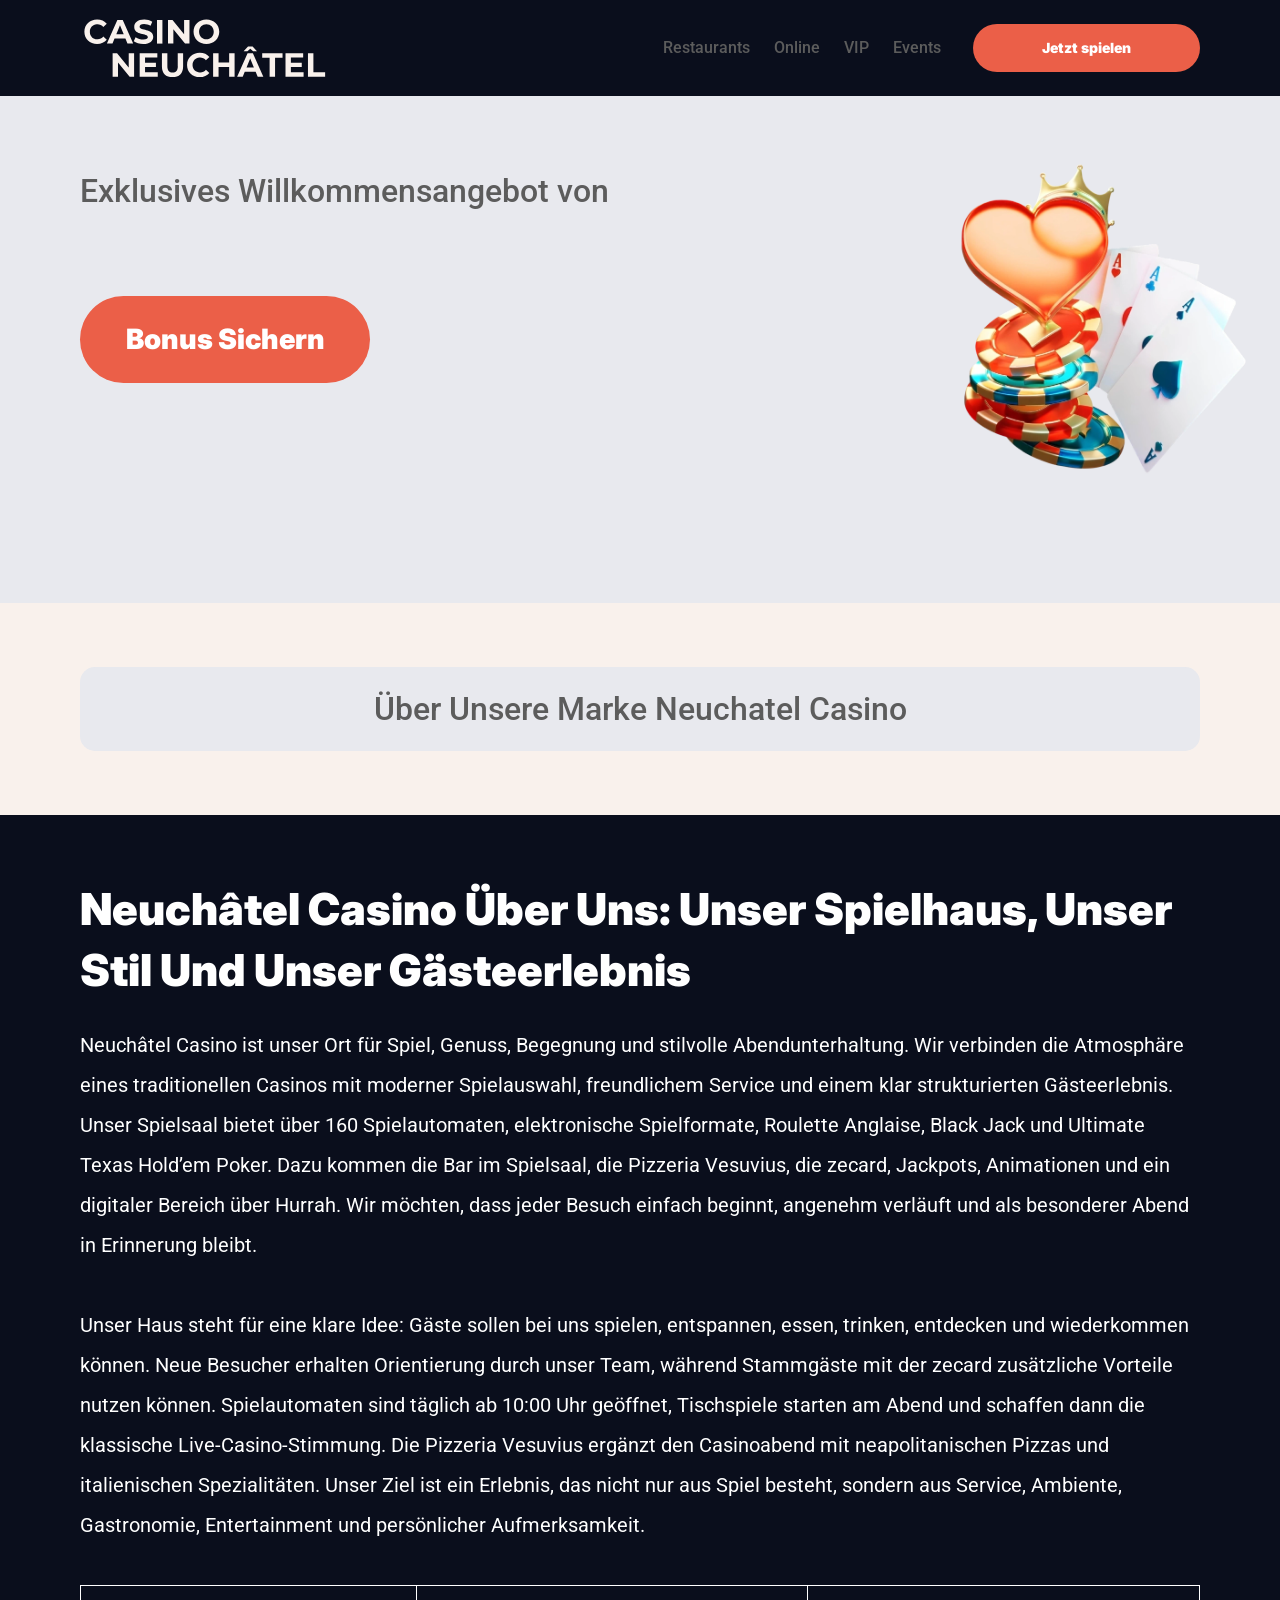
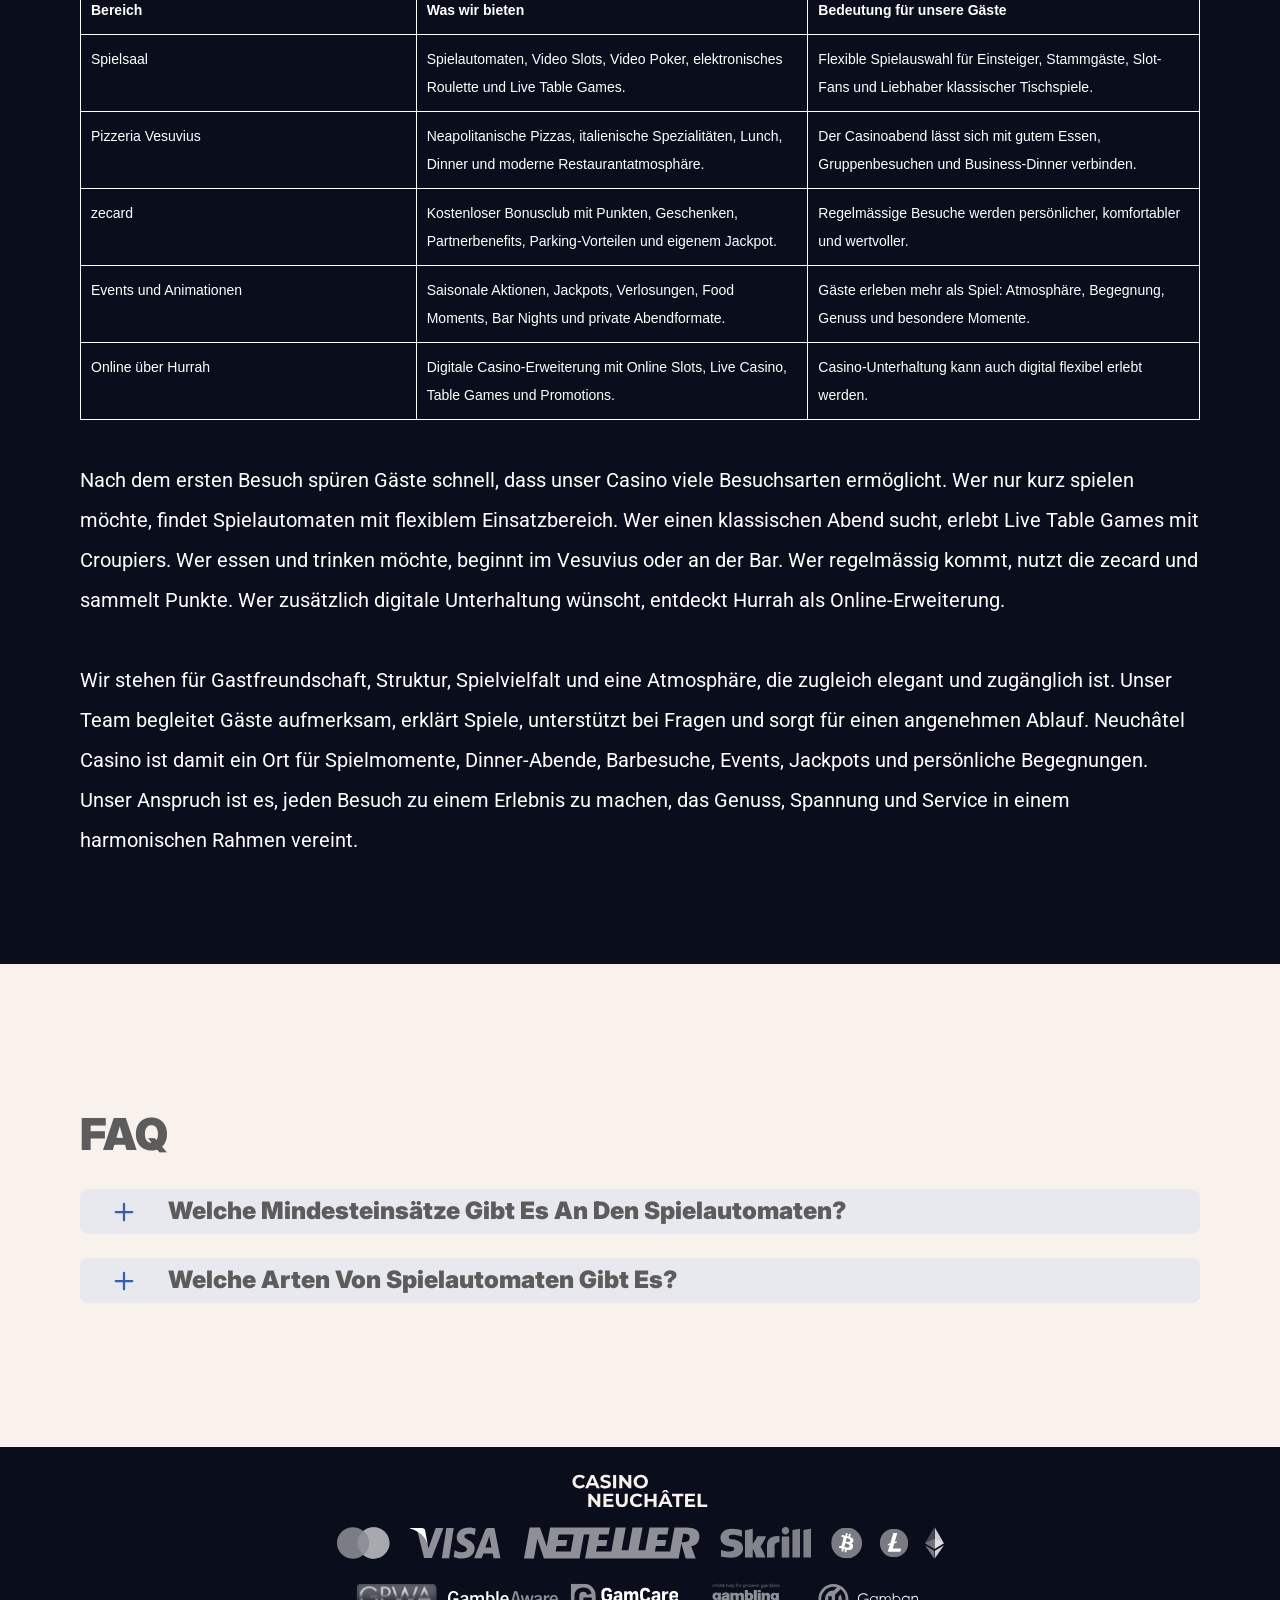
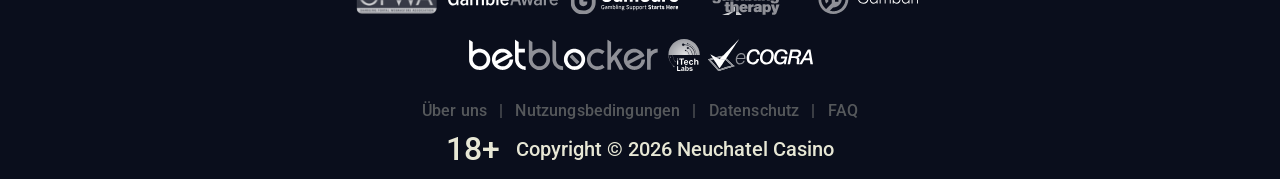
<file: uberuns.html>
<!DOCTYPE html>
<html lang="de-CH">

<head>
    <meta charset="utf-8">

    <script src="./common.js"></script>
    <script src="./pages.js"></script>

    <link rel="manifest" href="./manifest.json">

    <link rel="preconnect" href="https://fonts.googleapis.com" />
    <link rel="preconnect" href="https://fonts.gstatic.com" crossorigin />
    <!-- Google Fonts -->
    <link
            href="https://fonts.googleapis.com/css2?family=Inter:wght@300;400;500;600;700&display=swap"
            rel="stylesheet"
    />

    <!-- Google Fonts -->
    <link
            href="https://fonts.googleapis.com/css2?family=Roboto:wght@300;400;500;600;700&display=swap"
            rel="stylesheet"
    />

    <meta name="viewport" content="width=device-width, initial-scale=1, minimum-scale=1, maximum-scale=2">
    <link rel="preload" as="image" href="_assets/images/1782204214-logo.svg" fetchpriority="high">
    <link rel="stylesheet" href="./normalize.css">
    <link rel="stylesheet" href="./index.css">
    <meta name="theme-color" content="">
    <title>Über uns | Neuchatel Casino</title>
    <meta name="description"
          content="Lernen Sie unsere Marke Neuchatel Casino durch klare, geprüfte und gästeorientierte Informationen kennen.">
    <link rel="canonical" href="https://neuchatel-casino.com/uberuns">
    <meta property="og:title" content="Über uns | Neuchatel Casino">
    <meta property="og:description"
          content="Lernen Sie unsere Marke Neuchatel Casino durch klare, geprüfte und gästeorientierte Informationen kennen.">
    <meta property="og:url" content="https://neuchatel-casino.com/uberuns">
    <meta property="og:site_name" content="Über uns | Neuchatel Casino">
    <meta property="og:locale" content="de-CH">
    <meta property="og:image" content="_assets/images/1782204151-main.webp">
    <meta property="og:image:width" content="1200">
    <meta property="og:image:height" content="630">
    <meta property="og:type" content="website">
    <meta name="twitter:card" content="summary_large_image">
    <meta name="twitter:site" content="neuchatel-casino.com/uberuns">
    <meta name="twitter:title" content="Über uns | Neuchatel Casino">
    <meta name="twitter:description"
          content="Lernen Sie unsere Marke Neuchatel Casino durch klare, geprüfte und gästeorientierte Informationen kennen.">
    <meta name="twitter:image" content="_assets/images/1782204151-main.webp">
    <meta name="twitter:image:width" content="1200">
    <meta name="twitter:image:height" content="630">
    <link rel="icon" href="_assets/images/1782204209-favicon.svg" type="image/x-icon" sizes="16x16">
    <meta name="language" content="de-CH">
    <link rel="apple-touch-icon" href="_assets/images/1782204147-favicon.svg" sizes="96x96">
    <link rel="icon" href="_assets/images/1782204147-favicon.svg" type="image/webp" sizes="192x192">

    <link rel="preload" href="_assets/images/1782204257-main.webp" as="image" fetchpriority="high">

</head>

<body>
<svg
        style="display: none"
        xmlns="http://www.w3.org/2000/svg"
        width="1em"
        height="1em"
        viewBox="0 0 256 256"
>
    <symbol id="minus-icon" viewBox="0 0 256 256">
        <path
                fill="#3561AB"
                d="M228 128a12 12 0 0 1-12 12H40a12 12 0 0 1 0-24h176a12 12 0 0 1 12 12"
        />
    </symbol>
</svg>

<svg
        style="display: none"
        xmlns="http://www.w3.org/2000/svg"
        width="1em"
        height="1em"
        viewBox="0 0 32 32"
>
    <symbol id="globe-icon" viewBox="0 0 32 32">
        <path
                fill="#EB5F48"
                d="M32.032 16c0-8.501-6.677-15.472-15.072-15.969-0.173-0.019-0.346-0.032-0.523-0.032-0.052 0-0.104 0.005-0.156 0.007-0.093-0.002-0.186-0.007-0.281-0.007-8.84 0-16.032 7.178-16.032 16.001s7.192 16.001 16.032 16.001c0.094 0 0.188-0.006 0.281-0.008 0.052 0.002 0.104 0.008 0.156 0.008 0.176 0 0.349-0.012 0.523-0.032 8.395-0.497 15.072-7.468 15.072-15.969zM29.049 21.151c-0.551-0.16-1.935-0.507-4.377-0.794 0.202-1.381 0.313-2.84 0.313-4.357 0-1.196-0.069-2.354-0.197-3.469 3.094-0.37 4.45-0.835 4.54-0.867l-0.372-1.050c0.695 1.659 1.080 3.478 1.080 5.386 0 1.818-0.352 3.555-0.987 5.151zM8.921 16c0-1.119 0.074-2.212 0.21-3.263 1.621 0.127 3.561 0.222 5.839 0.243v6.939c-2.219 0.021-4.114 0.111-5.709 0.234-0.22-1.319-0.34-2.715-0.34-4.154zM16.967 2.132c2.452 0.711 4.552 4.115 5.492 8.628-1.512 0.12-3.332 0.209-5.492 0.229v-8.857zM14.971 2.156v8.832c-2.136-0.021-3.965-0.109-5.502-0.226 0.96-4.457 3.076-7.836 5.502-8.606zM14.971 21.913l0 7.929c-2.263-0.718-4.256-3.705-5.293-7.719 1.492-0.11 3.253-0.189 5.292-0.21zM16.967 29.868l-0-7.955c2.061 0.020 3.814 0.102 5.288 0.217-1.019 4.067-3 7.076-5.288 7.738zM16.967 19.92l0-6.939c2.291-0.021 4.218-0.118 5.818-0.25 0.131 1.053 0.203 2.147 0.203 3.268 0 1.442-0.116 2.84-0.329 4.16-1.575-0.128-3.462-0.219-5.692-0.24zM28.588 9.81c-0.302 0.094-1.564 0.453-4.094 0.751-0.564-2.998-1.584-5.561-2.91-7.412 3.048 1.325 5.535 3.697 7.005 6.661zM11.213 2.831c-1.632 1.873-2.963 4.568-3.691 7.754-2.265-0.245-3.623-0.534-4.166-0.665 1.585-3.27 4.407-5.836 7.856-7.088zM2.614 11.787c0.385 0.104 1.841 0.467 4.549 0.766-0.155 1.107-0.24 2.26-0.24 3.447 0 1.509 0.136 2.96 0.383 4.334-2.325 0.251-3.755 0.552-4.396 0.706-0.607-1.566-0.944-3.264-0.944-5.041 0-1.467 0.228-2.883 0.649-4.213zM3.784 22.886c0.727-0.154 2.029-0.39 3.956-0.591 0.759 2.803 1.993 5.175 3.473 6.874-3.16-1.148-5.79-3.398-7.429-6.282v0zM21.583 28.849c1.195-1.665 2.14-3.907 2.728-6.525 1.982 0.227 3.226 0.494 3.853 0.652-1.5 2.596-3.808 4.669-6.581 5.873z">
        </path>
    </symbol>
</svg>

<svg width="32" height="31" viewBox="0 0 32 31" fill="none" xmlns="http://www.w3.org/2000/svg">
    <symbol id="star-icon" viewBox="0 0 32 31">
        <path d="M10.0431 24.5932L15.8898 21.0667L21.7365 24.6396L20.2052 17.9577L25.3559 13.5031L18.5811 12.8999L15.8898 6.58913L13.1985 12.8535L6.42371 13.4567L11.5744 17.9577L10.0431 24.5932ZM15.8898 25.4285L8.187 30.0687C7.84672 30.2853 7.49096 30.3781 7.11975 30.3471C6.74853 30.3162 6.42371 30.1925 6.1453 29.9759C5.86688 29.7594 5.65034 29.489 5.49566 29.1648C5.34099 28.8406 5.31005 28.4768 5.40286 28.0734L7.44456 19.3034L0.623417 13.4103C0.314068 13.1319 0.121034 12.8145 0.0443157 12.4581C-0.0324028 12.1017 -0.00951111 11.754 0.112991 11.415C0.235493 11.0759 0.421103 10.7975 0.669819 10.5797C0.918536 10.362 1.25882 10.2227 1.69067 10.1621L10.6927 9.37327L14.1729 1.11366C14.3276 0.742438 14.5676 0.464023 14.8931 0.278414C15.2185 0.0928044 15.5507 0 15.8898 0C16.2288 0 16.5611 0.0928044 16.8865 0.278414C17.2119 0.464023 17.452 0.742438 17.6067 1.11366L21.0869 9.37327L30.0889 10.1621C30.522 10.224 30.8623 10.3632 31.1098 10.5797C31.3572 10.7963 31.5428 11.0747 31.6666 11.415C31.7903 11.7553 31.8138 12.1036 31.7371 12.46C31.6604 12.8163 31.4667 13.1331 31.1562 13.4103L24.335 19.3034L26.3767 28.0734C26.4695 28.4756 26.4386 28.8394 26.2839 29.1648C26.1292 29.4902 25.9127 29.7606 25.6343 29.9759C25.3559 30.1912 25.0311 30.315 24.6598 30.3471C24.2886 30.3793 23.9329 30.2865 23.5926 30.0687L15.8898 25.4285Z" fill="#EB5F48"/>
    </symbol>
</svg>

<svg
        xmlns="http://www.w3.org/2000/svg"
        width="1em"
        height="1em"
        viewBox="0 0 256 256"
>
    <symbol id="plus-icon" viewBox="0 0 256 256">
        <path
                fill="#3561AB"
                d="M228 128a12 12 0 0 1-12 12h-76v76a12 12 0 0 1-24 0v-76H40a12 12 0 0 1 0-24h76V40a12 12 0 0 1 24 0v76h76a12 12 0 0 1 12 12"
        />
    </symbol>
</svg>

<svg
        width="33"
        height="32"
        viewBox="0 0 33 32"
        fill="none"
        xmlns="http://www.w3.org/2000/svg"
>
    <symbol id="play-icon" viewBox="0 0 33 32">
        <path
                d="M16.8334 0.0786133C7.9606 0.0786133 0.767578 7.20678 0.767578 15.9998C0.767578 24.7929 7.9606 31.921 16.8334 31.921C25.7061 31.921 32.8992 24.7929 32.8992 15.9998C32.8992 7.20678 25.7061 0.0786133 16.8334 0.0786133ZM22.3861 16.8438L14.3532 21.8192C14.1907 21.9197 14.0059 21.9703 13.821 21.9703C13.6536 21.9703 13.4859 21.929 13.3342 21.8454C13.015 21.67 12.8169 21.3372 12.8169 20.9752V11.0244C12.8169 10.6625 13.015 10.3296 13.3342 10.1543C13.6533 9.97788 14.0436 9.98857 14.3532 10.1805L22.3861 15.1559C22.6796 15.3381 22.858 15.6568 22.858 15.9998C22.858 16.3428 22.6796 16.6616 22.3861 16.8438Z"
                fill="#EB5F48"
        />
    </symbol>
</svg>

<svg
        width="20"
        height="20"
        viewBox="0 0 20 20"
        fill="none"
        xmlns="http://www.w3.org/2000/svg"
>
    <symbol id="information-outline" viewBox="0 0 20 20">
        <path
                d="M9 7H11V5H9V7ZM10 18C5.59 18 2 14.41 2 10C2 5.59 5.59 2 10 2C14.41 2 18 5.59 18 10C18 14.41 14.41 18 10 18ZM10 0C8.68678 0 7.38642 0.258658 6.17317 0.761205C4.95991 1.26375 3.85752 2.00035 2.92893 2.92893C1.05357 4.8043 0 7.34784 0 10C0 12.6522 1.05357 15.1957 2.92893 17.0711C3.85752 17.9997 4.95991 18.7362 6.17317 19.2388C7.38642 19.7413 8.68678 20 10 20C12.6522 20 15.1957 18.9464 17.0711 17.0711C18.9464 15.1957 20 12.6522 20 10C20 8.68678 19.7413 7.38642 19.2388 6.17317C18.7362 4.95991 17.9997 3.85752 17.0711 2.92893C16.1425 2.00035 15.0401 1.26375 13.8268 0.761205C12.6136 0.258658 11.3132 0 10 0ZM9 15H11V9H9V15Z"
                fill="#5c5c5c"
        />
    </symbol>
</svg>

<div class="wrapper">
    <header class="header" id="top">
        <div class="headerBlock">
            <div class="headerLogoContainer"><a href="/" aria-label="Main page"><img class="header__logo logo"
                                                                                                     src="_assets/images/1782204214-logo.svg" alt="Neuchatel Casino" /></a></div>

            <div class="navBlockMain">

                <!-- Main Navigation -->
                <nav>
                    <button class="hamburger" aria-label="Toggle navigation menu">
                        <span></span>
                    </button>

                    <ul class="nav__list nav__list--header">

                        <li><a href="index">index</a></li>
                        <li><a href="restaurants">Restaurants</a></li>
                        <li><a href="online">Online</a></li>
                        <li><a href="vip">VIP</a></li>
                        <li><a href="events">Events</a></li>
                        <li><a href="uberuns">Über uns</a></li>
                        <li><a href="nutzungsbedingungen">Nutzungsbedingungen</a></li>
                        <li><a href="datenschutz">Datenschutz</a></li>
                        <li><a href="faq">FAQ</a></li>

                    </ul>
                </nav>
                <!-- CTA buttons -->
                <div class="btn__list">

                    <div class="nav__item nav__itemLarge">
                        <a
                                class="nav__link nav__linkLarge"
                                target="_blank"
                                href="casino.html?id=example-offer-id"
                                aria-label="Jetzt spielen"
                                id="navPlayNow"
                        >
                            Jetzt spielen
                        </a>
                    </div>
                </div>
            </div>
        </div>
    </header>
    <main class="main">
        <section class="heroContainer">
            <div class="hero">
                <div class="heroBlock block">
                    <div class="heroGroup">
                        <div class="heroTextGroup">
                            <p class="heroText heroTextDesktop">Exklusives Willkommensangebot von</p>
                            <p class="heroText heroTextMobile">Exklusives Willkommensangebot von</p>
                            <p class="heroText heroTextBonus" id="bonusText"></p>
                        </div><a target="_blank" class="heroLink" id="bonusLink" href="/" aria-label="Spiel starten"><span
                            class="heroButton btn btn--large">Bonus sichern</span></a>
                    </div>
                </div>
            </div>
            <div class="heroUnder">
                <h1 class="heroText heroMainTitle">Über unsere Marke Neuchatel Casino</h1>
            </div>
        </section>
        <div class="historyCircleContainer">
            <section class="history">
                <div class="container">
                    <div class="historyBlock block">
                        <h2 class="historyTitle title">Neuchâtel Casino Über uns: unser Spielhaus, unser Stil und unser Gästeerlebnis</h2>
                        <div class="historyDescription">

<p>
Neuchâtel Casino ist unser Ort für Spiel, Genuss, Begegnung und stilvolle Abendunterhaltung. Wir verbinden die Atmosphäre eines traditionellen Casinos mit moderner Spielauswahl, freundlichem Service und einem klar strukturierten Gästeerlebnis. Unser Spielsaal bietet über 160 Spielautomaten, elektronische Spielformate, Roulette Anglaise, Black Jack und Ultimate Texas Hold’em Poker. Dazu kommen die Bar im Spielsaal, die Pizzeria Vesuvius, die zecard, Jackpots, Animationen und ein digitaler Bereich über Hurrah. Wir möchten, dass jeder Besuch einfach beginnt, angenehm verläuft und als besonderer Abend in Erinnerung bleibt.
</p>
<br>

<p>
Unser Haus steht für eine klare Idee: Gäste sollen bei uns spielen, entspannen, essen, trinken, entdecken und wiederkommen können. Neue Besucher erhalten Orientierung durch unser Team, während Stammgäste mit der zecard zusätzliche Vorteile nutzen können. Spielautomaten sind täglich ab 10:00 Uhr geöffnet, Tischspiele starten am Abend und schaffen dann die klassische Live-Casino-Stimmung. Die Pizzeria Vesuvius ergänzt den Casinoabend mit neapolitanischen Pizzas und italienischen Spezialitäten. Unser Ziel ist ein Erlebnis, das nicht nur aus Spiel besteht, sondern aus Service, Ambiente, Gastronomie, Entertainment und persönlicher Aufmerksamkeit.
</p>
<br>

<div style="width:100%; max-width:100%; overflow:hidden;">
  <table style="width:100%; max-width:100%; border-collapse:collapse; table-layout:fixed; font-family:Arial, sans-serif; font-size:clamp(9px, 2.2vw, 14px); color:#ffffff; background:transparent;">
    <tr>
      <th style="width:30%; border:1px solid #ffffff; padding:clamp(5px, 1.5vw, 10px); text-align:left; vertical-align:top; color:#ffffff; background:transparent; word-break:break-word;">
        Bereich
      </th>
      <th style="width:35%; border:1px solid #ffffff; padding:clamp(5px, 1.5vw, 10px); text-align:left; vertical-align:top; color:#ffffff; background:transparent; word-break:break-word;">
        Was wir bieten
      </th>
      <th style="width:35%; border:1px solid #ffffff; padding:clamp(5px, 1.5vw, 10px); text-align:left; vertical-align:top; color:#ffffff; background:transparent; word-break:break-word;">
        Bedeutung für unsere Gäste
      </th>
    </tr>
    <tr>
      <td style="border:1px solid #ffffff; padding:clamp(5px, 1.5vw, 10px); vertical-align:top; color:#ffffff; background:transparent; word-break:break-word;">
        Spielsaal
      </td>
      <td style="border:1px solid #ffffff; padding:clamp(5px, 1.5vw, 10px); vertical-align:top; color:#ffffff; background:transparent; word-break:break-word;">
        Spielautomaten, Video Slots, Video Poker, elektronisches Roulette und Live Table Games.
      </td>
      <td style="border:1px solid #ffffff; padding:clamp(5px, 1.5vw, 10px); vertical-align:top; color:#ffffff; background:transparent; word-break:break-word;">
        Flexible Spielauswahl für Einsteiger, Stammgäste, Slot-Fans und Liebhaber klassischer Tischspiele.
      </td>
    </tr>
    <tr>
      <td style="border:1px solid #ffffff; padding:clamp(5px, 1.5vw, 10px); vertical-align:top; color:#ffffff; background:transparent; word-break:break-word;">
        Pizzeria Vesuvius
      </td>
      <td style="border:1px solid #ffffff; padding:clamp(5px, 1.5vw, 10px); vertical-align:top; color:#ffffff; background:transparent; word-break:break-word;">
        Neapolitanische Pizzas, italienische Spezialitäten, Lunch, Dinner und moderne Restaurantatmosphäre.
      </td>
      <td style="border:1px solid #ffffff; padding:clamp(5px, 1.5vw, 10px); vertical-align:top; color:#ffffff; background:transparent; word-break:break-word;">
        Der Casinoabend lässt sich mit gutem Essen, Gruppenbesuchen und Business-Dinner verbinden.
      </td>
    </tr>
    <tr>
      <td style="border:1px solid #ffffff; padding:clamp(5px, 1.5vw, 10px); vertical-align:top; color:#ffffff; background:transparent; word-break:break-word;">
        zecard
      </td>
      <td style="border:1px solid #ffffff; padding:clamp(5px, 1.5vw, 10px); vertical-align:top; color:#ffffff; background:transparent; word-break:break-word;">
        Kostenloser Bonusclub mit Punkten, Geschenken, Partnerbenefits, Parking-Vorteilen und eigenem Jackpot.
      </td>
      <td style="border:1px solid #ffffff; padding:clamp(5px, 1.5vw, 10px); vertical-align:top; color:#ffffff; background:transparent; word-break:break-word;">
        Regelmässige Besuche werden persönlicher, komfortabler und wertvoller.
      </td>
    </tr>
    <tr>
      <td style="border:1px solid #ffffff; padding:clamp(5px, 1.5vw, 10px); vertical-align:top; color:#ffffff; background:transparent; word-break:break-word;">
        Events und Animationen
      </td>
      <td style="border:1px solid #ffffff; padding:clamp(5px, 1.5vw, 10px); vertical-align:top; color:#ffffff; background:transparent; word-break:break-word;">
        Saisonale Aktionen, Jackpots, Verlosungen, Food Moments, Bar Nights und private Abendformate.
      </td>
      <td style="border:1px solid #ffffff; padding:clamp(5px, 1.5vw, 10px); vertical-align:top; color:#ffffff; background:transparent; word-break:break-word;">
        Gäste erleben mehr als Spiel: Atmosphäre, Begegnung, Genuss und besondere Momente.
      </td>
    </tr>
    <tr>
      <td style="border:1px solid #ffffff; padding:clamp(5px, 1.5vw, 10px); vertical-align:top; color:#ffffff; background:transparent; word-break:break-word;">
        Online über Hurrah
      </td>
      <td style="border:1px solid #ffffff; padding:clamp(5px, 1.5vw, 10px); vertical-align:top; color:#ffffff; background:transparent; word-break:break-word;">
        Digitale Casino-Erweiterung mit Online Slots, Live Casino, Table Games und Promotions.
      </td>
      <td style="border:1px solid #ffffff; padding:clamp(5px, 1.5vw, 10px); vertical-align:top; color:#ffffff; background:transparent; word-break:break-word;">
        Casino-Unterhaltung kann auch digital flexibel erlebt werden.
      </td>
    </tr>
  </table>
</div>

<br>

<p>
Nach dem ersten Besuch spüren Gäste schnell, dass unser Casino viele Besuchsarten ermöglicht. Wer nur kurz spielen möchte, findet Spielautomaten mit flexiblem Einsatzbereich. Wer einen klassischen Abend sucht, erlebt Live Table Games mit Croupiers. Wer essen und trinken möchte, beginnt im Vesuvius oder an der Bar. Wer regelmässig kommt, nutzt die zecard und sammelt Punkte. Wer zusätzlich digitale Unterhaltung wünscht, entdeckt Hurrah als Online-Erweiterung.
</p>
<br>

<p>
Wir stehen für Gastfreundschaft, Struktur, Spielvielfalt und eine Atmosphäre, die zugleich elegant und zugänglich ist. Unser Team begleitet Gäste aufmerksam, erklärt Spiele, unterstützt bei Fragen und sorgt für einen angenehmen Ablauf. Neuchâtel Casino ist damit ein Ort für Spielmomente, Dinner-Abende, Barbesuche, Events, Jackpots und persönliche Begegnungen. Unser Anspruch ist es, jeden Besuch zu einem Erlebnis zu machen, das Genuss, Spannung und Service in einem harmonischen Rahmen vereint.
</p>
<br></div>
                    </div>
                </div>
            </section>
        </div>
        <section class="faq">
            <div class="container">
                <div class="faqBlock block">
                    <h2 class="faqTitle title"><span>FAQ </span></h2>
                    <div class="faqGroup"><input class="faqInput" type="checkbox" id="welche_mindesteinstze_gibt_es_an_den_spielautomaten"/><label
                            class="faqLabel" for="welche_mindesteinstze_gibt_es_an_den_spielautomaten">

                        <svg class="faqIcon" width="24" height="24" aria-hidden="true">
                            <use class="plus" href="#plus-icon"></use>
                            <use class="minus" href="#minus-icon"></use>
                        </svg>

                        <span class="gradientContainer"> Welche Mindesteinsätze gibt es an den Spielautomaten? </span></label>
                        <div class="faqContent">
                            <p>An den Spielautomaten gibt es Mindesteinsätze zwischen CHF 0.01 und CHF 1.</p>
                        </div>
                    </div>
                    <div class="faqGroup"><input class="faqInput" type="checkbox" id="welche_arten_von_spielautomaten_gibt_es"/><label
                            class="faqLabel" for="welche_arten_von_spielautomaten_gibt_es">

                        <svg class="faqIcon" width="24" height="24" aria-hidden="true">
                            <use class="plus" href="#plus-icon"></use>
                            <use class="minus" href="#minus-icon"></use>
                        </svg>

                        <span class="gradientContainer"> Welche Arten von Spielautomaten gibt es? </span></label>
                        <div class="faqContent">
                            <p>Unser Casino bietet Reel-Automaten, Multiline-Automaten, Video-Poker-Automaten und elektronisches Roulette.</p>
                        </div>
                    </div>
                </div>
            </div>
        </section>
    </main>
</div>

<footer class="footer">
    <div class="footerContainer">
        <div class="footerTop">
            <div class="footerLogoContainer"><a href="https://neuchatel-casino.com/uberuns" aria-label="Main page"><img class="footer__logo"
                                                                                                     src="_assets/images/1782204223-logo.svg" alt="" width="140"
                                                                                                     height="48" /></a></div>
            <div class="footerPay">
                <div class="payBlock"><img class="payElementGrey"
                                           src="./assets/images/footer/payment/masterCard.svg" alt="MasterCard" /><img
                        class="payElementColor" src="./assets/images/footer/payment/masterCard--color.svg"
                        alt="MasterCard" title="MasterCard in Neuchatel Casino" /></div>
                <div class="payBlock"><img class="payElementGrey" src="./assets/images/footer/payment/visa.svg"
                                           alt="Visa" /><img class="payElementColor"
                                                             src="./assets/images/footer/payment/visa--color.svg" alt="Visa" title="Visa in Neuchatel Casino" /></div>
                <div class="payBlock"><img class="payElementGrey" src="./assets/images/footer/payment/neteller.svg"
                                           alt="Neteller" /><img class="payElementColor"
                                                                 src="./assets/images/footer/payment/neteller--color.svg" alt="Neteller" title="Neteller in Neuchatel Casino" /></div>
                <div class="payBlock"><img class="payElementGrey" src="./assets/images/footer/payment/skrill.svg"
                                           alt="Skrill" /><img class="payElementColor"
                                                               src="./assets/images/footer/payment/skrill--color.svg" alt="Skrill" title="Skrill in Neuchatel Casino" /></div>
                <div class="payBlock"><img class="payElementGrey" src="./assets/images/footer/payment/bitcoin.svg"
                                           alt="Bitcoin" /><img class="payElementColor"
                                                                src="./assets/images/footer/payment/bitcoin--color.svg" alt="Bitcoin" title="Bitcoin in Neuchatel Casino" /></div>
                <div class="payBlock"><img class="payElementGrey" src="./assets/images/footer/payment/litecoin.svg"
                                           alt="Litecoin" /><img class="payElementColor"
                                                                 src="./assets/images/footer/payment/litecoin--color.svg" alt="Litecoin" title="Litecoin in Neuchatel Casino" /></div>
                <div class="payBlock"><img class="payElementGrey" src="./assets/images/footer/payment/ethereum.svg"
                                           alt="Etherium" /><img class="payElementColor"
                                                                 src="./assets/images/footer/payment/ethereum--color.svg" alt="Etherium" title="Etherium in Neuchatel Casino" /></div>
            </div>
        </div>
        <div class="footerMiddle">
            <div class="footerOperator">
                <div class="operatorBlock"><img class="operatorElementGrey"
                                                src="./assets/images/footer/operator/gpwa.svg" alt="GPWA" /><img
                        class="operatorElementColor" src="./assets/images/footer/operator/gpwa--color.svg"
                        alt="GPWA" title="GPWA in Neuchatel Casino" /></div>
                <div class="operatorBlock"><img class="operatorElementGrey"
                                                src="./assets/images/footer/operator/gambleaware.svg" alt="Gamble Aware" /><img
                        class="operatorElementColor" src="./assets/images/footer/operator/gambleaware--color.svg"
                        alt="Gamble Aware" title="Gamble Aware in Neuchatel Casino" /></div>
                <div class="operatorBlock"><img class="operatorElementGrey"
                                                src="./assets/images/footer/operator/gamcare.svg" alt="Game care" /><img
                        class="operatorElementColor" src="./assets/images/footer/operator/gamcare--color.svg"
                        alt="Game care" title="Game care in Neuchatel Casino" /></div>
                <div class="operatorBlock"><img class="operatorElementGrey"
                                                src="./assets/images/footer/operator/gambling-therapy.svg" alt="Gambling Therapy" /><img
                        class="operatorElementColor"
                        src="./assets/images/footer/operator/gambling-therapy--color.svg" alt="Gambling Therapy" title="Gambling Therapy in Neuchatel Casino" />
                </div>
                <div class="operatorBlock"><img class="operatorElementGrey"
                                                src="./assets/images/footer/operator/gamban.svg" alt="Gamban" /><img
                        class="operatorElementColor" src="./assets/images/footer/operator/gamban--color.svg"
                        alt="Gamban" title="Gamban in Neuchatel Casino" /></div>
                <div class="operatorBlock"><img class="operatorElementGrey"
                                                src="./assets/images/footer/operator/betblocker.svg" alt="BetBlocker" /><img
                        class="operatorElementColor" src="./assets/images/footer/operator/betblocker--color.svg"
                        alt="BetBlocker" title="BetBlocker in Neuchatel Casino" /></div>
                <div class="operatorBlock"><img class="operatorElementGrey"
                                                src="./assets/images/footer/operator/itech_labs.svg" alt="ITech Labs" /><img
                        class="operatorElementColor" src="./assets/images/footer/operator/itech_labs--color.svg"
                        alt="ITech Labs" title="ITech Labs in Neuchatel Casino" /></div>
                <div class="operatorBlock"><img class="operatorElementGrey"
                                                src="./assets/images/footer/operator/ecogra.svg" alt="Ecogra" /><img
                        class="operatorElementColor" src="./assets/images/footer/operator/ecogra--color.svg"
                        alt="Ecogra" title="Ecogra in Neuchatel Casino" /></div>
            </div>
        </div>
        <div class="footerNavBlock">
            <nav>
                <ul class="nav__list--footer">

                    <li class="footer__navItem"><a href="index">index</a></li>
                    <li class="footer__navItem"><a href="restaurants">Restaurants</a></li>
                    <li class="footer__navItem"><a href="online">Online</a></li>
                    <li class="footer__navItem"><a href="vip">VIP</a></li>
                    <li class="footer__navItem"><a href="events">Events</a></li>
                    <li class="footer__navItem"><a href="uberuns">Über uns</a></li>
                    <li class="footer__navItem"><a href="nutzungsbedingungen">Nutzungsbedingungen</a></li>
                    <li class="footer__navItem"><a href="datenschutz">Datenschutz</a></li>
                    <li class="footer__navItem"><a href="faq">FAQ</a></li>

                </ul>
            </nav>
        </div>
        <div class="footerBottom">
            <div class="footerBottomGroup">
                <p class="footerBottomAge">18+</p>
                <p class="footerBottomCopyright">Copyright © <span class="js-current-year"></span> Neuchatel Casino </p>
            </div>
        </div>
    </div>
</footer>

<script>
    var playButtonName = "#play-icon";
    var informationOutlineName =
        "#information-outline";
    var topCasinoButtonText = "Bonus sichern";
    var welcomeBonusText = "Willkommensbonus";
    var bonusDetailsButtonText = "";
    var playNowText = "";
    var maximumAmountText = "";
    var wagerText = "";
    var bonusCodeText = "";
    var depositText = "";
    var casinoName = "Neuchatel Casino";
</script>

</body>
</html>
</file>
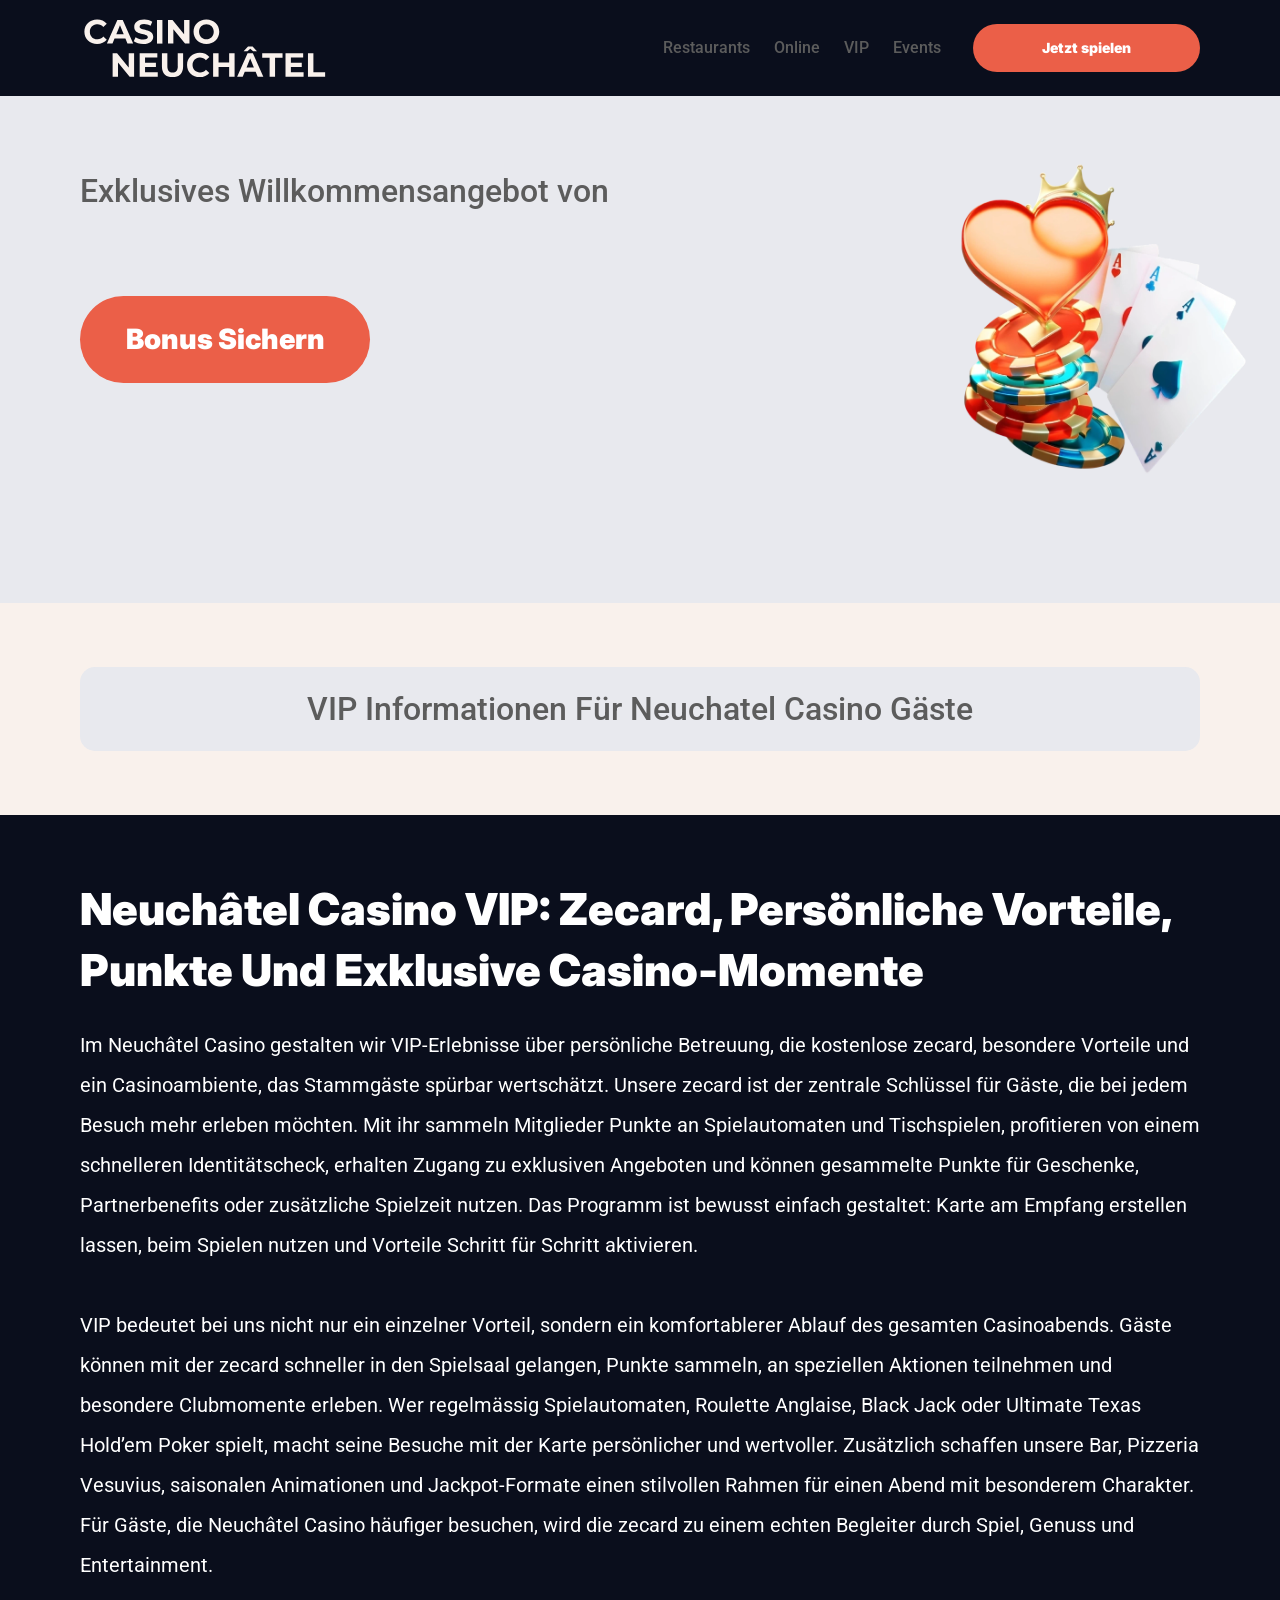
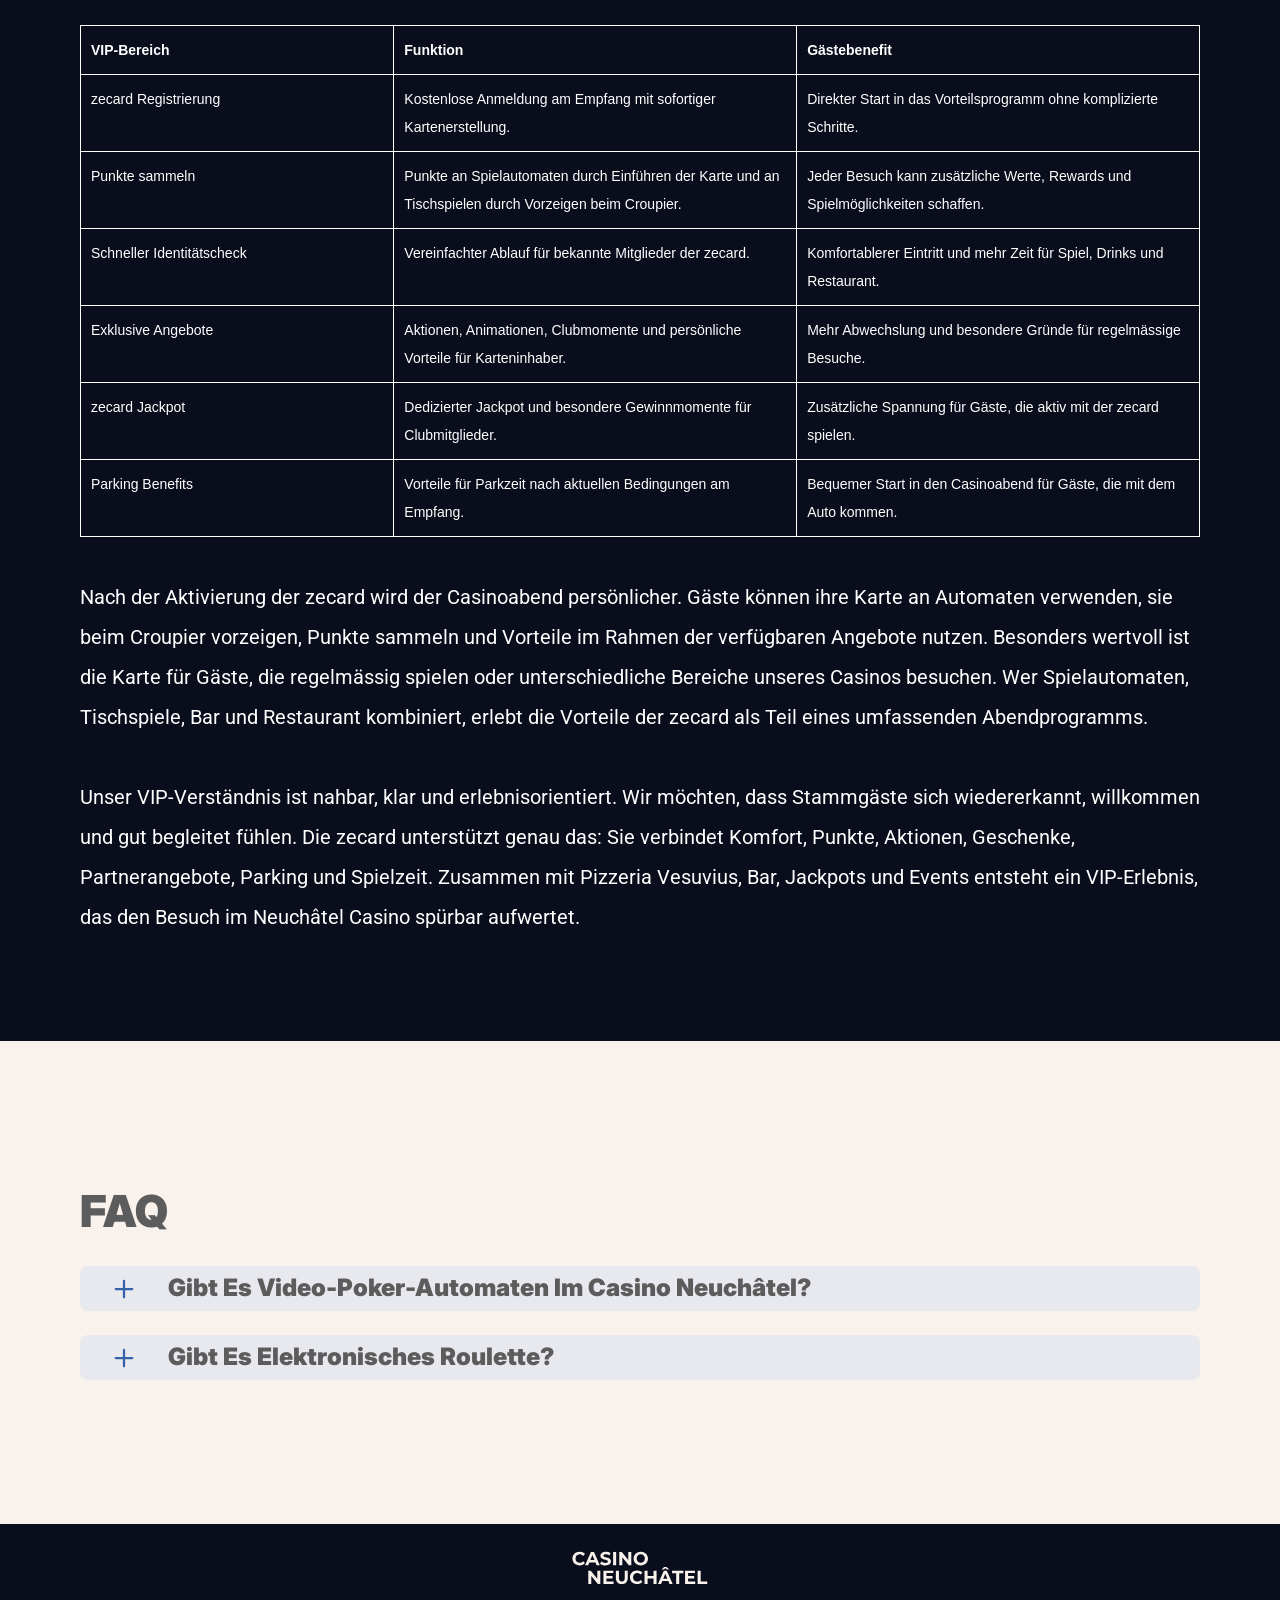
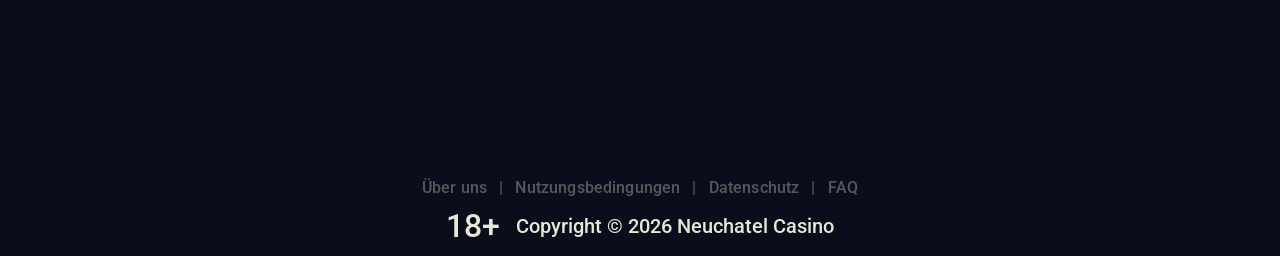
<file: vip.html>
<!DOCTYPE html>
<html lang="de-CH">

<head>
    <meta charset="utf-8">
    <script src="./common.js"></script>
    <script src="./pages.js"></script>

    <link rel="manifest" href="./manifest.json">

    <link rel="preconnect" href="https://fonts.googleapis.com" />
    <link rel="preconnect" href="https://fonts.gstatic.com" crossorigin />
    <!-- Google Fonts -->
    <link
            href="https://fonts.googleapis.com/css2?family=Inter:wght@300;400;500;600;700&display=swap"
            rel="stylesheet"
    />
    <!-- Google Fonts -->

    <!-- Google Fonts -->
    <link
            href="https://fonts.googleapis.com/css2?family=Roboto:wght@300;400;500;600;700&display=swap"
            rel="stylesheet"
    />

    <meta name="viewport" content="width=device-width, initial-scale=1, minimum-scale=1, maximum-scale=2">
    <link rel="preload" as="image" href="_assets/images/1782204214-logo.svg" fetchpriority="high">
    <link rel="stylesheet" href="./normalize.css">
    <link rel="stylesheet" href="./index.css">
    <meta name="theme-color" content="">
    <title>VIP | Neuchatel Casino</title>
    <meta name="description"
          content="Lesen Sie unsere VIP-Seite für Neuchatel Casino mit klaren, selbstbewussten und gästeorientierten Informationen.">
    <link rel="canonical" href="https://neuchatel-casino.com/vip">
    <meta property="og:title" content="VIP | Neuchatel Casino">
    <meta property="og:description"
          content="Lesen Sie unsere VIP-Seite für Neuchatel Casino mit klaren, selbstbewussten und gästeorientierten Informationen.">
    <meta property="og:url" content="https://neuchatel-casino.com/vip">
    <meta property="og:site_name" content="VIP | Neuchatel Casino">
    <meta property="og:locale" content="de-CH">
    <meta property="og:image" content="_assets/images/1782204151-main.webp">
    <meta property="og:image:width" content="1200">
    <meta property="og:image:height" content="630">
    <meta property="og:type" content="website">
    <meta name="twitter:card" content="summary_large_image">
    <meta name="twitter:site" content="neuchatel-casino.com/vip">
    <meta name="twitter:title" content="VIP | Neuchatel Casino">
    <meta name="twitter:description"
          content="Lesen Sie unsere VIP-Seite für Neuchatel Casino mit klaren, selbstbewussten und gästeorientierten Informationen.">
    <meta name="twitter:image" content="_assets/images/1782204151-main.webp">
    <meta name="twitter:image:width" content="1200">
    <meta name="twitter:image:height" content="630">
    <link rel="icon" href="_assets/images/1782204209-favicon.svg" type="image/x-icon" sizes="16x16">
    <meta name="language" content="de-CH">
    <link rel="apple-touch-icon" href="_assets/images/1782204147-favicon.svg" sizes="96x96">
    <link rel="icon" href="_assets/images/1782204147-favicon.svg" type="image/webp" sizes="192x192">

    <link rel="preload" href="_assets/images/1782204257-main.webp" as="image" fetchpriority="high">

</head>

<body>
<svg
        style="display: none"
        xmlns="http://www.w3.org/2000/svg"
        width="1em"
        height="1em"
        viewBox="0 0 256 256"
>
    <symbol id="minus-icon" viewBox="0 0 256 256">
        <path
                fill="#3561AB"
                d="M228 128a12 12 0 0 1-12 12H40a12 12 0 0 1 0-24h176a12 12 0 0 1 12 12"
        />
    </symbol>
</svg>

<svg
        style="display: none"
        xmlns="http://www.w3.org/2000/svg"
        width="1em"
        height="1em"
        viewBox="0 0 32 32"
>
    <symbol id="globe-icon" viewBox="0 0 32 32">
        <path
                fill="#EB5F48"
                d="M32.032 16c0-8.501-6.677-15.472-15.072-15.969-0.173-0.019-0.346-0.032-0.523-0.032-0.052 0-0.104 0.005-0.156 0.007-0.093-0.002-0.186-0.007-0.281-0.007-8.84 0-16.032 7.178-16.032 16.001s7.192 16.001 16.032 16.001c0.094 0 0.188-0.006 0.281-0.008 0.052 0.002 0.104 0.008 0.156 0.008 0.176 0 0.349-0.012 0.523-0.032 8.395-0.497 15.072-7.468 15.072-15.969zM29.049 21.151c-0.551-0.16-1.935-0.507-4.377-0.794 0.202-1.381 0.313-2.84 0.313-4.357 0-1.196-0.069-2.354-0.197-3.469 3.094-0.37 4.45-0.835 4.54-0.867l-0.372-1.050c0.695 1.659 1.080 3.478 1.080 5.386 0 1.818-0.352 3.555-0.987 5.151zM8.921 16c0-1.119 0.074-2.212 0.21-3.263 1.621 0.127 3.561 0.222 5.839 0.243v6.939c-2.219 0.021-4.114 0.111-5.709 0.234-0.22-1.319-0.34-2.715-0.34-4.154zM16.967 2.132c2.452 0.711 4.552 4.115 5.492 8.628-1.512 0.12-3.332 0.209-5.492 0.229v-8.857zM14.971 2.156v8.832c-2.136-0.021-3.965-0.109-5.502-0.226 0.96-4.457 3.076-7.836 5.502-8.606zM14.971 21.913l0 7.929c-2.263-0.718-4.256-3.705-5.293-7.719 1.492-0.11 3.253-0.189 5.292-0.21zM16.967 29.868l-0-7.955c2.061 0.020 3.814 0.102 5.288 0.217-1.019 4.067-3 7.076-5.288 7.738zM16.967 19.92l0-6.939c2.291-0.021 4.218-0.118 5.818-0.25 0.131 1.053 0.203 2.147 0.203 3.268 0 1.442-0.116 2.84-0.329 4.16-1.575-0.128-3.462-0.219-5.692-0.24zM28.588 9.81c-0.302 0.094-1.564 0.453-4.094 0.751-0.564-2.998-1.584-5.561-2.91-7.412 3.048 1.325 5.535 3.697 7.005 6.661zM11.213 2.831c-1.632 1.873-2.963 4.568-3.691 7.754-2.265-0.245-3.623-0.534-4.166-0.665 1.585-3.27 4.407-5.836 7.856-7.088zM2.614 11.787c0.385 0.104 1.841 0.467 4.549 0.766-0.155 1.107-0.24 2.26-0.24 3.447 0 1.509 0.136 2.96 0.383 4.334-2.325 0.251-3.755 0.552-4.396 0.706-0.607-1.566-0.944-3.264-0.944-5.041 0-1.467 0.228-2.883 0.649-4.213zM3.784 22.886c0.727-0.154 2.029-0.39 3.956-0.591 0.759 2.803 1.993 5.175 3.473 6.874-3.16-1.148-5.79-3.398-7.429-6.282v0zM21.583 28.849c1.195-1.665 2.14-3.907 2.728-6.525 1.982 0.227 3.226 0.494 3.853 0.652-1.5 2.596-3.808 4.669-6.581 5.873z">
        </path>
    </symbol>
</svg>

<svg width="32" height="31" viewBox="0 0 32 31" fill="none" xmlns="http://www.w3.org/2000/svg">
    <symbol id="star-icon" viewBox="0 0 32 31">
        <path d="M10.0431 24.5932L15.8898 21.0667L21.7365 24.6396L20.2052 17.9577L25.3559 13.5031L18.5811 12.8999L15.8898 6.58913L13.1985 12.8535L6.42371 13.4567L11.5744 17.9577L10.0431 24.5932ZM15.8898 25.4285L8.187 30.0687C7.84672 30.2853 7.49096 30.3781 7.11975 30.3471C6.74853 30.3162 6.42371 30.1925 6.1453 29.9759C5.86688 29.7594 5.65034 29.489 5.49566 29.1648C5.34099 28.8406 5.31005 28.4768 5.40286 28.0734L7.44456 19.3034L0.623417 13.4103C0.314068 13.1319 0.121034 12.8145 0.0443157 12.4581C-0.0324028 12.1017 -0.00951111 11.754 0.112991 11.415C0.235493 11.0759 0.421103 10.7975 0.669819 10.5797C0.918536 10.362 1.25882 10.2227 1.69067 10.1621L10.6927 9.37327L14.1729 1.11366C14.3276 0.742438 14.5676 0.464023 14.8931 0.278414C15.2185 0.0928044 15.5507 0 15.8898 0C16.2288 0 16.5611 0.0928044 16.8865 0.278414C17.2119 0.464023 17.452 0.742438 17.6067 1.11366L21.0869 9.37327L30.0889 10.1621C30.522 10.224 30.8623 10.3632 31.1098 10.5797C31.3572 10.7963 31.5428 11.0747 31.6666 11.415C31.7903 11.7553 31.8138 12.1036 31.7371 12.46C31.6604 12.8163 31.4667 13.1331 31.1562 13.4103L24.335 19.3034L26.3767 28.0734C26.4695 28.4756 26.4386 28.8394 26.2839 29.1648C26.1292 29.4902 25.9127 29.7606 25.6343 29.9759C25.3559 30.1912 25.0311 30.315 24.6598 30.3471C24.2886 30.3793 23.9329 30.2865 23.5926 30.0687L15.8898 25.4285Z" fill="#EB5F48"/>
    </symbol>
</svg>

<svg
        xmlns="http://www.w3.org/2000/svg"
        width="1em"
        height="1em"
        viewBox="0 0 256 256"
>
    <symbol id="plus-icon" viewBox="0 0 256 256">
        <path
                fill="#3561AB"
                d="M228 128a12 12 0 0 1-12 12h-76v76a12 12 0 0 1-24 0v-76H40a12 12 0 0 1 0-24h76V40a12 12 0 0 1 24 0v76h76a12 12 0 0 1 12 12"
        />
    </symbol>
</svg>

<svg
        width="33"
        height="32"
        viewBox="0 0 33 32"
        fill="none"
        xmlns="http://www.w3.org/2000/svg"
>
    <symbol id="play-icon" viewBox="0 0 33 32">
        <path
                d="M16.8334 0.0786133C7.9606 0.0786133 0.767578 7.20678 0.767578 15.9998C0.767578 24.7929 7.9606 31.921 16.8334 31.921C25.7061 31.921 32.8992 24.7929 32.8992 15.9998C32.8992 7.20678 25.7061 0.0786133 16.8334 0.0786133ZM22.3861 16.8438L14.3532 21.8192C14.1907 21.9197 14.0059 21.9703 13.821 21.9703C13.6536 21.9703 13.4859 21.929 13.3342 21.8454C13.015 21.67 12.8169 21.3372 12.8169 20.9752V11.0244C12.8169 10.6625 13.015 10.3296 13.3342 10.1543C13.6533 9.97788 14.0436 9.98857 14.3532 10.1805L22.3861 15.1559C22.6796 15.3381 22.858 15.6568 22.858 15.9998C22.858 16.3428 22.6796 16.6616 22.3861 16.8438Z"
                fill="#EB5F48"
        />
    </symbol>
</svg>

<svg
        width="20"
        height="20"
        viewBox="0 0 20 20"
        fill="none"
        xmlns="http://www.w3.org/2000/svg"
>
    <symbol id="information-outline" viewBox="0 0 20 20">
        <path
                d="M9 7H11V5H9V7ZM10 18C5.59 18 2 14.41 2 10C2 5.59 5.59 2 10 2C14.41 2 18 5.59 18 10C18 14.41 14.41 18 10 18ZM10 0C8.68678 0 7.38642 0.258658 6.17317 0.761205C4.95991 1.26375 3.85752 2.00035 2.92893 2.92893C1.05357 4.8043 0 7.34784 0 10C0 12.6522 1.05357 15.1957 2.92893 17.0711C3.85752 17.9997 4.95991 18.7362 6.17317 19.2388C7.38642 19.7413 8.68678 20 10 20C12.6522 20 15.1957 18.9464 17.0711 17.0711C18.9464 15.1957 20 12.6522 20 10C20 8.68678 19.7413 7.38642 19.2388 6.17317C18.7362 4.95991 17.9997 3.85752 17.0711 2.92893C16.1425 2.00035 15.0401 1.26375 13.8268 0.761205C12.6136 0.258658 11.3132 0 10 0ZM9 15H11V9H9V15Z"
                fill="#5c5c5c"
        />
    </symbol>
</svg>

<div class="wrapper">
    <header class="header" id="top">
        <div class="headerBlock">
            <div class="headerLogoContainer"><a href="/" aria-label="Main page"><img class="header__logo logo"
                                                                                                     src="_assets/images/1782204214-logo.svg" alt="Neuchatel Casino" /></a></div>

            <div class="navBlockMain">

                <!-- Main Navigation -->
                <nav>
                    <button class="hamburger" aria-label="Toggle navigation menu">
                        <span></span>
                    </button>

                    <ul class="nav__list nav__list--header">

                        <li><a href="index">index</a></li>
                        <li><a href="restaurants">Restaurants</a></li>
                        <li><a href="online">Online</a></li>
                        <li><a href="vip">VIP</a></li>
                        <li><a href="events">Events</a></li>
                        <li><a href="uberuns">Über uns</a></li>
                        <li><a href="nutzungsbedingungen">Nutzungsbedingungen</a></li>
                        <li><a href="datenschutz">Datenschutz</a></li>
                        <li><a href="faq">FAQ</a></li>

                    </ul>
                </nav>
                <!-- CTA buttons -->
                <div class="btn__list">
<!--                    <div class="nav__item">-->
<!--                        <a-->
<!--                                class="nav__link"-->
<!--                                target="_blank"-->
<!--                                href="casino.html?id=example-offer-id"-->
<!--                                aria-label=""-->
<!--                                id="navSignUp"-->
<!--                        >-->
<!--                            -->
<!--                        </a>-->
<!--                    </div>-->

                    <div class="nav__item nav__itemLarge">
                        <a
                                class="nav__link nav__linkLarge"
                                target="_blank"
                                href="casino.html?id=example-offer-id"
                                aria-label="Jetzt spielen"
                                id="navPlayNow"
                        >
                            Jetzt spielen
                        </a>
                    </div>
                </div>
            </div>

        </div>
    </header>
    <main class="main">
        <section class="heroContainer">
            <div class="hero">
                <div class="heroBlock block">
                    <div class="heroGroup">
                        <div class="heroTextGroup">
                            <p class="heroText heroTextDesktop">Exklusives Willkommensangebot von</p>
                            <p class="heroText heroTextMobile">Exklusives Willkommensangebot von</p>
                            <p class="heroText heroTextBonus" id="bonusText"></p>
                        </div><a target="_blank" class="heroLink" id="bonusLink" href="/" aria-label="Spiel starten"><span
                            class="heroButton btn btn--large">Bonus sichern</span></a>
                    </div>
                </div>
            </div>
            <div class="heroUnder">
                <h1 class="heroText heroMainTitle">VIP Informationen für Neuchatel Casino Gäste</h1>
            </div>
        </section>
        <div class="historyCircleContainer">
            <section class="history">
                <div class="container">
                    <div class="historyBlock block">
                        <h2 class="historyTitle title">Neuchâtel Casino VIP: zecard, persönliche Vorteile, Punkte und exklusive Casino-Momente</h2>
                        <div class="historyDescription">

<p>
Im Neuchâtel Casino gestalten wir VIP-Erlebnisse über persönliche Betreuung, die kostenlose zecard, besondere Vorteile und ein Casinoambiente, das Stammgäste spürbar wertschätzt. Unsere zecard ist der zentrale Schlüssel für Gäste, die bei jedem Besuch mehr erleben möchten. Mit ihr sammeln Mitglieder Punkte an Spielautomaten und Tischspielen, profitieren von einem schnelleren Identitätscheck, erhalten Zugang zu exklusiven Angeboten und können gesammelte Punkte für Geschenke, Partnerbenefits oder zusätzliche Spielzeit nutzen. Das Programm ist bewusst einfach gestaltet: Karte am Empfang erstellen lassen, beim Spielen nutzen und Vorteile Schritt für Schritt aktivieren.
</p>
<br>

<p>
VIP bedeutet bei uns nicht nur ein einzelner Vorteil, sondern ein komfortablerer Ablauf des gesamten Casinoabends. Gäste können mit der zecard schneller in den Spielsaal gelangen, Punkte sammeln, an speziellen Aktionen teilnehmen und besondere Clubmomente erleben. Wer regelmässig Spielautomaten, Roulette Anglaise, Black Jack oder Ultimate Texas Hold’em Poker spielt, macht seine Besuche mit der Karte persönlicher und wertvoller. Zusätzlich schaffen unsere Bar, Pizzeria Vesuvius, saisonalen Animationen und Jackpot-Formate einen stilvollen Rahmen für einen Abend mit besonderem Charakter. Für Gäste, die Neuchâtel Casino häufiger besuchen, wird die zecard zu einem echten Begleiter durch Spiel, Genuss und Entertainment.
</p>
<br>

<div style="width:100%; max-width:100%; overflow:hidden;">
  <table style="width:100%; max-width:100%; border-collapse:collapse; table-layout:fixed; font-family:Arial, sans-serif; font-size:clamp(9px, 2.2vw, 14px); color:#ffffff; background:transparent;">
    <tr>
      <th style="width:28%; border:1px solid #ffffff; padding:clamp(5px, 1.5vw, 10px); text-align:left; vertical-align:top; color:#ffffff; background:transparent; word-break:break-word;">
        VIP-Bereich
      </th>
      <th style="width:36%; border:1px solid #ffffff; padding:clamp(5px, 1.5vw, 10px); text-align:left; vertical-align:top; color:#ffffff; background:transparent; word-break:break-word;">
        Funktion
      </th>
      <th style="width:36%; border:1px solid #ffffff; padding:clamp(5px, 1.5vw, 10px); text-align:left; vertical-align:top; color:#ffffff; background:transparent; word-break:break-word;">
        Gästebenefit
      </th>
    </tr>
    <tr>
      <td style="border:1px solid #ffffff; padding:clamp(5px, 1.5vw, 10px); vertical-align:top; color:#ffffff; background:transparent; word-break:break-word;">
        zecard Registrierung
      </td>
      <td style="border:1px solid #ffffff; padding:clamp(5px, 1.5vw, 10px); vertical-align:top; color:#ffffff; background:transparent; word-break:break-word;">
        Kostenlose Anmeldung am Empfang mit sofortiger Kartenerstellung.
      </td>
      <td style="border:1px solid #ffffff; padding:clamp(5px, 1.5vw, 10px); vertical-align:top; color:#ffffff; background:transparent; word-break:break-word;">
        Direkter Start in das Vorteilsprogramm ohne komplizierte Schritte.
      </td>
    </tr>
    <tr>
      <td style="border:1px solid #ffffff; padding:clamp(5px, 1.5vw, 10px); vertical-align:top; color:#ffffff; background:transparent; word-break:break-word;">
        Punkte sammeln
      </td>
      <td style="border:1px solid #ffffff; padding:clamp(5px, 1.5vw, 10px); vertical-align:top; color:#ffffff; background:transparent; word-break:break-word;">
        Punkte an Spielautomaten durch Einführen der Karte und an Tischspielen durch Vorzeigen beim Croupier.
      </td>
      <td style="border:1px solid #ffffff; padding:clamp(5px, 1.5vw, 10px); vertical-align:top; color:#ffffff; background:transparent; word-break:break-word;">
        Jeder Besuch kann zusätzliche Werte, Rewards und Spielmöglichkeiten schaffen.
      </td>
    </tr>
    <tr>
      <td style="border:1px solid #ffffff; padding:clamp(5px, 1.5vw, 10px); vertical-align:top; color:#ffffff; background:transparent; word-break:break-word;">
        Schneller Identitätscheck
      </td>
      <td style="border:1px solid #ffffff; padding:clamp(5px, 1.5vw, 10px); vertical-align:top; color:#ffffff; background:transparent; word-break:break-word;">
        Vereinfachter Ablauf für bekannte Mitglieder der zecard.
      </td>
      <td style="border:1px solid #ffffff; padding:clamp(5px, 1.5vw, 10px); vertical-align:top; color:#ffffff; background:transparent; word-break:break-word;">
        Komfortablerer Eintritt und mehr Zeit für Spiel, Drinks und Restaurant.
      </td>
    </tr>
    <tr>
      <td style="border:1px solid #ffffff; padding:clamp(5px, 1.5vw, 10px); vertical-align:top; color:#ffffff; background:transparent; word-break:break-word;">
        Exklusive Angebote
      </td>
      <td style="border:1px solid #ffffff; padding:clamp(5px, 1.5vw, 10px); vertical-align:top; color:#ffffff; background:transparent; word-break:break-word;">
        Aktionen, Animationen, Clubmomente und persönliche Vorteile für Karteninhaber.
      </td>
      <td style="border:1px solid #ffffff; padding:clamp(5px, 1.5vw, 10px); vertical-align:top; color:#ffffff; background:transparent; word-break:break-word;">
        Mehr Abwechslung und besondere Gründe für regelmässige Besuche.
      </td>
    </tr>
    <tr>
      <td style="border:1px solid #ffffff; padding:clamp(5px, 1.5vw, 10px); vertical-align:top; color:#ffffff; background:transparent; word-break:break-word;">
        zecard Jackpot
      </td>
      <td style="border:1px solid #ffffff; padding:clamp(5px, 1.5vw, 10px); vertical-align:top; color:#ffffff; background:transparent; word-break:break-word;">
        Dedizierter Jackpot und besondere Gewinnmomente für Clubmitglieder.
      </td>
      <td style="border:1px solid #ffffff; padding:clamp(5px, 1.5vw, 10px); vertical-align:top; color:#ffffff; background:transparent; word-break:break-word;">
        Zusätzliche Spannung für Gäste, die aktiv mit der zecard spielen.
      </td>
    </tr>
    <tr>
      <td style="border:1px solid #ffffff; padding:clamp(5px, 1.5vw, 10px); vertical-align:top; color:#ffffff; background:transparent; word-break:break-word;">
        Parking Benefits
      </td>
      <td style="border:1px solid #ffffff; padding:clamp(5px, 1.5vw, 10px); vertical-align:top; color:#ffffff; background:transparent; word-break:break-word;">
        Vorteile für Parkzeit nach aktuellen Bedingungen am Empfang.
      </td>
      <td style="border:1px solid #ffffff; padding:clamp(5px, 1.5vw, 10px); vertical-align:top; color:#ffffff; background:transparent; word-break:break-word;">
        Bequemer Start in den Casinoabend für Gäste, die mit dem Auto kommen.
      </td>
    </tr>
  </table>
</div>

<br>

<p>
Nach der Aktivierung der zecard wird der Casinoabend persönlicher. Gäste können ihre Karte an Automaten verwenden, sie beim Croupier vorzeigen, Punkte sammeln und Vorteile im Rahmen der verfügbaren Angebote nutzen. Besonders wertvoll ist die Karte für Gäste, die regelmässig spielen oder unterschiedliche Bereiche unseres Casinos besuchen. Wer Spielautomaten, Tischspiele, Bar und Restaurant kombiniert, erlebt die Vorteile der zecard als Teil eines umfassenden Abendprogramms.
</p>
<br>

<p>
Unser VIP-Verständnis ist nahbar, klar und erlebnisorientiert. Wir möchten, dass Stammgäste sich wiedererkannt, willkommen und gut begleitet fühlen. Die zecard unterstützt genau das: Sie verbindet Komfort, Punkte, Aktionen, Geschenke, Partnerangebote, Parking und Spielzeit. Zusammen mit Pizzeria Vesuvius, Bar, Jackpots und Events entsteht ein VIP-Erlebnis, das den Besuch im Neuchâtel Casino spürbar aufwertet.
</p>
<br></div>
                    </div>
                </div>
            </section>
        </div>
        <section class="faq">
            <div class="container">
                <div class="faqBlock block">
                    <h2 class="faqTitle title"><span>FAQ </span></h2>
                    <div class="faqGroup"><input class="faqInput" type="checkbox" id="gibt_es_videopokerautomaten_im_casino_neuchtel"/><label
                            class="faqLabel" for="gibt_es_videopokerautomaten_im_casino_neuchtel">

                        <svg class="faqIcon" width="24" height="24" aria-hidden="true">
                            <use class="plus" href="#plus-icon"></use>
                            <use class="minus" href="#minus-icon"></use>
                        </svg>

                        <span class="gradientContainer"> Gibt es Video-Poker-Automaten im Casino Neuchâtel? </span></label>
                        <div class="faqContent">
                            <p>Ja. Unsere Gäste können Poker am Bildschirm spielen und entscheiden, welche Karten sie behalten oder austauschen möchten.</p>
                        </div>
                    </div>
                    <div class="faqGroup"><input class="faqInput" type="checkbox" id="gibt_es_elektronisches_roulette"/><label
                            class="faqLabel" for="gibt_es_elektronisches_roulette">

                        <svg class="faqIcon" width="24" height="24" aria-hidden="true">
                            <use class="plus" href="#plus-icon"></use>
                            <use class="minus" href="#minus-icon"></use>
                        </svg>

                        <span class="gradientContainer"> Gibt es elektronisches Roulette? </span></label>
                        <div class="faqContent">
                            <p>Ja. Elektronisches Roulette verbindet das Spielgefühl eines Roulettetisches mit einem automatischen Roulettekessel.</p>
                        </div>
                    </div>
                </div>
            </div>
        </section>
    </main>
</div>

<footer class="footer">
    <div class="footerContainer">
        <div class="footerTop">
            <div class="footerLogoContainer"><a href="https://neuchatel-casino.com/vip" aria-label="Main page"><img class="footer__logo"
                                                                                                     src="_assets/images/1782204223-logo.svg" alt="" width="140"
                                                                                                     height="48" /></a></div>
            <div class="footerPay">
                <div class="payBlock"><img class="payElementGrey"
                                           src="./assets/images/footer/payment/masterCard.svg" alt="MasterCard" /><img
                        class="payElementColor" src="./assets/images/footer/payment/masterCard--color.svg"
                        alt="MasterCard" title="MasterCard in Neuchatel Casino" /></div>
                <div class="payBlock"><img class="payElementGrey" src="./assets/images/footer/payment/visa.svg"
                                           alt="Visa" /><img class="payElementColor"
                                                             src="./assets/images/footer/payment/visa--color.svg" alt="Visa" title="Visa in Neuchatel Casino" /></div>
                <div class="payBlock"><img class="payElementGrey" src="./assets/images/footer/payment/neteller.svg"
                                           alt="Neteller" /><img class="payElementColor"
                                                                 src="./assets/images/footer/payment/neteller--color.svg" alt="Neteller" title="Neteller in Neuchatel Casino" /></div>
                <div class="payBlock"><img class="payElementGrey" src="./assets/images/footer/payment/skrill.svg"
                                           alt="Skrill" /><img class="payElementColor"
                                                               src="./assets/images/footer/payment/skrill--color.svg" alt="Skrill" title="Skrill in Neuchatel Casino" /></div>
                <div class="payBlock"><img class="payElementGrey" src="./assets/images/footer/payment/bitcoin.svg"
                                           alt="Bitcoin" /><img class="payElementColor"
                                                                src="./assets/images/footer/payment/bitcoin--color.svg" alt="Bitcoin" title="Bitcoin in Neuchatel Casino" /></div>
                <div class="payBlock"><img class="payElementGrey" src="./assets/images/footer/payment/litecoin.svg"
                                           alt="Litecoin" /><img class="payElementColor"
                                                                 src="./assets/images/footer/payment/litecoin--color.svg" alt="Litecoin" title="Litecoin in Neuchatel Casino" /></div>
                <div class="payBlock"><img class="payElementGrey" src="./assets/images/footer/payment/ethereum.svg"
                                           alt="Etherium" /><img class="payElementColor"
                                                                 src="./assets/images/footer/payment/ethereum--color.svg" alt="Etherium" title="Etherium in Neuchatel Casino" /></div>
            </div>
        </div>
        <div class="footerMiddle">
            <div class="footerOperator">
                <div class="operatorBlock"><img class="operatorElementGrey"
                                                src="./assets/images/footer/operator/gpwa.svg" alt="GPWA" /><img
                        class="operatorElementColor" src="./assets/images/footer/operator/gpwa--color.svg"
                        alt="GPWA" title="GPWA in Neuchatel Casino" /></div>
                <div class="operatorBlock"><img class="operatorElementGrey"
                                                src="./assets/images/footer/operator/gambleaware.svg" alt="Gamble Aware" /><img
                        class="operatorElementColor" src="./assets/images/footer/operator/gambleaware--color.svg"
                        alt="Gamble Aware" title="Gamble Aware in Neuchatel Casino" /></div>
                <div class="operatorBlock"><img class="operatorElementGrey"
                                                src="./assets/images/footer/operator/gamcare.svg" alt="Game care" /><img
                        class="operatorElementColor" src="./assets/images/footer/operator/gamcare--color.svg"
                        alt="Game care" title="Game care in Neuchatel Casino" /></div>
                <div class="operatorBlock"><img class="operatorElementGrey"
                                                src="./assets/images/footer/operator/gambling-therapy.svg" alt="Gambling Therapy" /><img
                        class="operatorElementColor"
                        src="./assets/images/footer/operator/gambling-therapy--color.svg" alt="Gambling Therapy" title="Gambling Therapy in Neuchatel Casino" />
                </div>
                <div class="operatorBlock"><img class="operatorElementGrey"
                                                src="./assets/images/footer/operator/gamban.svg" alt="Gamban" /><img
                        class="operatorElementColor" src="./assets/images/footer/operator/gamban--color.svg"
                        alt="Gamban" title="Gamban in Neuchatel Casino" /></div>
                <div class="operatorBlock"><img class="operatorElementGrey"
                                                src="./assets/images/footer/operator/betblocker.svg" alt="BetBlocker" /><img
                        class="operatorElementColor" src="./assets/images/footer/operator/betblocker--color.svg"
                        alt="BetBlocker" title="BetBlocker in Neuchatel Casino" /></div>
                <div class="operatorBlock"><img class="operatorElementGrey"
                                                src="./assets/images/footer/operator/itech_labs.svg" alt="ITech Labs" /><img
                        class="operatorElementColor" src="./assets/images/footer/operator/itech_labs--color.svg"
                        alt="ITech Labs" title="ITech Labs in Neuchatel Casino" /></div>
                <div class="operatorBlock"><img class="operatorElementGrey"
                                                src="./assets/images/footer/operator/ecogra.svg" alt="Ecogra" /><img
                        class="operatorElementColor" src="./assets/images/footer/operator/ecogra--color.svg"
                        alt="Ecogra" title="Ecogra in Neuchatel Casino" /></div>
            </div>
        </div>
        <div class="footerNavBlock">
            <nav>
                <ul class="nav__list--footer">

                    <li class="footer__navItem"><a href="index">index</a></li>
                    <li class="footer__navItem"><a href="restaurants">Restaurants</a></li>
                    <li class="footer__navItem"><a href="online">Online</a></li>
                    <li class="footer__navItem"><a href="vip">VIP</a></li>
                    <li class="footer__navItem"><a href="events">Events</a></li>
                    <li class="footer__navItem"><a href="uberuns">Über uns</a></li>
                    <li class="footer__navItem"><a href="nutzungsbedingungen">Nutzungsbedingungen</a></li>
                    <li class="footer__navItem"><a href="datenschutz">Datenschutz</a></li>
                    <li class="footer__navItem"><a href="faq">FAQ</a></li>

                </ul>
            </nav>
        </div>
        <div class="footerBottom">
            <div class="footerBottomGroup">
                <p class="footerBottomAge">18+</p>
                <p class="footerBottomCopyright">Copyright © <span class="js-current-year"></span> Neuchatel Casino </p>
            </div>
        </div>
    </div>
</footer>

<script>
    var playButtonName = "#play-icon";
    var informationOutlineName =
        "#information-outline";
    var topCasinoButtonText = "Bonus sichern";
    var welcomeBonusText = "Willkommensbonus";
    var bonusDetailsButtonText = "";
    var playNowText = "";
    var maximumAmountText = "";
    var wagerText = "";
    var bonusCodeText = "";
    var depositText = "";
    var casinoName = "Neuchatel Casino";
</script>

</body>
</html>
</file>
<file: index.css>
.main,.wrapper{width:100%;display:flex;position:relative}.btn,.main,.wrapper{position:relative}.btn,.not-found-title,.subtitle,.title{font-family:var(--accent-font);font-weight:900}.btn,.nav__item,.subtitle,.title{font-weight:900}.operatorElementGrey,.payElementGrey{mix-blend-mode:screen}.btn,.heroTitle,.subtitle,.title{text-transform:capitalize}.casinoCard,.heroTitle,.nav__list,.nav__list--footer{letter-spacing:0}.cardName,.casinoCard,.loader-body,.not-found-content{text-align:center}.bonusDetailsImage,.cardImage{filter:drop-shadow(0 .125rem .125rem rgb(0 0 0 / .75))}.btn:hover,.gameContainer:hover,.nav__item:hover{transform:scale(1.1)}.btn:hover,.faqLabel:hover,.gradientContainer:hover,.moreInfoLabel{cursor:pointer}*,::after,::before{padding:0;margin:0;border:0;box-sizing:border-box}.btn,.btn--large{border-radius:6.25rem;line-height:1.6;text-align:center;text-overflow:ellipsis;overflow:hidden}a{text-decoration:none}li,ol,ul{list-style:none}img{vertical-align:top}h1,h2,h3,h4,h5,h6{font-weight:inherit;font-size:inherit}body,html{height:100%;line-height:1;font-size:16px;color:var(--text);font-family:var(--base-font);--scroll-behavior:smooth !important;scroll-behavior:smooth!important}body.overflow{overflow:hidden}.wrapper{min-height:100%;flex-direction:column;overflow-x:hidden}.container{max-width:90rem;margin:0 auto}.main{flex:1 1 auto;flex-direction:column;background:var(--main-bg)}.block{margin:0 auto;max-width:70rem;padding:0}.block--not-found{max-width:100%;height:100dvh;margin:auto;display:flex;flex-direction:column;justify-content:center;gap:2rem;align-items:center;color:var(--text);background-color:var(--casino-cards)}.btn,.loader-body{justify-content:center;display:flex}.not-found-title{font-size:4rem;color:var(--welcome-bonus-text)}.btn,.btn a{color:var(--button-text)}.not-found-content{font-size:1.5rem;margin:.3125rem;color:var(--text)}.block--not-found button{margin-top:1.875rem}.btn{width:13.625rem;height:3.4375rem;-webkit-justify-content:center;align-items:center;-webkit-align-items:center;background:var(--yellow);font-size:1.25rem;transition:0.2s;box-shadow:inset 0 0 0 .125rem transparent,0 0 0 .125rem #fff0}.btn--large{width:17.5rem;height:5.4375rem;font-size:1.75rem;gap:6.25rem;box-shadow:inset 0 0 0 .1875rem #fff0,0 .125rem 0 0 #fff0;background:var(--yellow-button);color:var(--main-button-text)}.btn--medium{width:13rem;height:3.25rem;font-size:1.25rem;line-height:1.6}.content,.subtitle,.title{line-height:1.39;color:var(--text)}.btn--small{width:9.125rem}.title{font-size:2.75rem}.title span{color:var(--text)}.subtitle{font-size:2.5rem}.content{font-family:var(--base-font);font-size:1.25rem}.logo{width:100%;height:auto}.heroTitle,.nav__item{font-family:var(--accent-font)}.nav__select__container{cursor:pointer;scale:1!important;transform:scale(1)!important}.nav__select{background:var(--bg);color:var(--lang-select-color);text-transform:uppercase;cursor:pointer}:root{--accent-font:'Inter', sans-serif;--base-font:'Roboto', sans-serif;--welcome-bonus-font:'', sans-serif;--lang-select-color:#222829;--bg:#0A0E1C;--bg-light:#0A0E1C;--main-bg:#F9F1EC;--text:#5c5c5c;--text-black:#ffffff;--table-head:#25ac61;--text-head:#ffffff;--hero-title-text:#222829;--yellow:#3561AB;--yellow-button:#EB5F48;--welcome-bonus-bg:#E8E9EE;--button-text:#ffffff;--main-button-text:#ffffff;--border-color:#efefdc;--casino-cards:#E8E9EE;--welcome-bonus-text:#fb333d;--bonus-border-head:#efefdc;--bonus-border:#000033;--pay-back:;--providers-back:#E8E9EE;--faq-label:#E8E9EE;--bg-footer:#0a0e1c;--copyright:#e7e7d5;--link-hover:#5c5c5c;--icon-color:;--top-games-hover-fg:#3561AB;--text-link-footer:#000057}.loader-body{width:100%;height:100vh;align-content:center;transition:0.5s;align-items:center;background-color:var(--casino-cards)}.header,.nav__item{justify-content:center;display:flex}.loader__img{width:7.5rem;height:7.5rem;transform:scale(1);animation:2s infinite pulse-black;border-radius:50%}@keyframes pulse-black{0%,100%{transform:scale(.8);box-shadow:0 0 0 1.25rem var(--yellow)}70%{transform:scale(1);box-shadow:0 0 0 .625rem #fff0}}.loader{width:6.25rem;height:6.25rem;border:.75rem solid var(--yellow-button);border-radius:50%;position:absolute;border-top-color:var(--yellow);transform:translate(-50%,-50%);top:50%;left:50%;-webkit-animation:1s linear infinite spin;-o-animation:1s linear infinite spin;animation:1s linear infinite spin}.loader-body.done{visibility:hidden;opacity:0}@keyframes spin{from{transform:translate(-50%,-50%) rotate(0)}to{transform:translate(-50%,-50%) rotate(360deg)}}.header{min-height:6rem;max-height:6rem;align-items:center;background:var(--bg);position:fixed;top:0;left:0;right:0;width:100%;z-index:3}.headerBlock{width:100%;max-width:90rem;height:100%;display:flex;gap:.625rem;align-items:center;justify-content:space-between;padding:1.5rem 10rem}.headerLogoContainer{height:100%;max-width:8.75rem;width:8.75rem;margin-left:0;display:flex}.headerLogoContainer a{margin:auto;width:100%}.header__logo{width:auto;top:calc(0% + 0rem);left:calc(0% + 0rem);max-height:calc(100% + 0%);height:calc(100% + 0%);position:relative}.nav__list,.nav__list--footer{display:flex;gap:1.5rem}.nav__list--footer{flex-wrap:wrap;justify-content:flex-start;align-items:center;gap:0;margin-top:1rem;display:flex;visibility:visible!important}.footer__navItem{font-family:var(--base-font);letter-spacing:.01em;justify-content:center;align-items:center;font-size:1rem;line-height:1;transition:all .2s;display:flex;position:relative}@media (max-width:48rem){.footer__navItem{font-size:.875rem}}.footer__navItem>a{color:var(--copyright);opacity:.34;justify-content:center;align-items:center;display:flex}.footer__navItem:not(:last-child)::after{content:"|";margin:0 .75rem;color:var(--copyright);opacity:.34}.btn__list{display:flex;gap:1.5rem}.nav__item{align-items:center;font-size:.875rem;line-height:1.7;transition:0.2s;border-radius:6.25rem;background:var(--yellow);box-sizing:content-box;color:var(--button-text);box-shadow:inset 0 0 0 .125rem transparent,0 .125rem 0 0 #fff0}.nav__itemLarge{background:var(--yellow-button);color:var(--main-button-text);box-shadow:inset 0 0 0 .125rem #fff0,0 .125rem 0 0 #fff0}.nav__item:hover{cursor:pointer}.nav__link{color:var(--button-text);padding:.75rem 1.75rem;display:flex;justify-content:center;align-items:center;width:100%;height:100%}.nav__linkLarge{color:var(--main-button-text);padding:.75rem 4.3125rem}@media (max-width:90rem){.headerBlock{max-width:70rem;margin:0 auto;padding:1.5rem 0}}@media (max-width:75rem){.block{padding:0 2.5rem}.headerBlock{padding:1.5rem 3rem 1.5rem 2.7rem}}@media (max-width:64rem){.headerBlock{padding:1.5rem 3rem 1.5rem 2.7rem}.headerLogoContainer{margin-left:0}}.footer{display:flex;flex-direction:column;align-items:center;justify-content:center;background:var(--bg-footer)}.footerContainer{max-width:90rem;margin:0 auto;width:100%}.footerTop{padding-top:1.625rem;padding-bottom:.5rem;width:100%;display:flex;justify-content:center;position:relative}.footerLogoContainer{position:absolute;top:.5rem;left:10rem}.footer__logo{width:8.75rem;height:auto}.footerPay{padding:0;display:flex;gap:1rem;flex-wrap:wrap;justify-content:center;max-width:100%}.payElementGrey{max-height:2rem;width:auto}.payElementColor{display:none;max-height:2rem;width:auto}.bonusDetailsInfo .bonusDetailBlockAdd,.heroTextMobile,.moreInfoInput,.operatorBlock:hover .operatorElementGrey,.payBlock:hover .payElementGrey,.topCasinoChipsLeftMobile{display:none}.faqInput:checked+.faqLabel+.faqContent,.heroTextDesktop,.operatorBlock:hover .operatorElementColor,.payBlock:hover .payElementColor{display:block}.footerMiddle,.footerOperator{display:flex;justify-content:center}.footerMiddle{padding-top:.5rem;padding-bottom:0;width:100%}.footerOperator{max-width:40.5rem;width:80%;padding:0;flex-wrap:wrap;gap:.5rem}.operatorElementColor,.operatorElementGrey{max-height:2rem;width:auto;margin-bottom:1rem}.operatorElementColor{display:none}.footerNavBlock{display:flex;justify-content:center;align-items:center;gap:1rem;font-weight:500;color:#efefdc}.footerBottom{padding-top:.625rem;padding-bottom:.625rem}.footerBottomGroup{display:flex;justify-content:center;align-items:center;gap:1rem;font-weight:500}.footerBottomAge{font-size:2rem;line-height:1.1875;color:var(--copyright)}.footerBottomCopyright{font-size:1.25rem;line-height:2;color:var(--copyright)}@media (max-width:86.25rem){.footerTop{padding-top:1.5rem;padding-bottom:1rem;flex-direction:column;align-items:center;gap:1rem}.footerLogoContainer{position:static;display:block}.footer__logo{width:8.75rem;height:auto}}@media (max-width:64rem){.footerOperator{width:60%}.payElementColor,.payElementGrey{max-height:1.75rem}.operatorElementColor,.operatorElementGrey{max-height:1.5625rem}}@media (max-width:55rem){.footerOperator{width:70%}}@media (max-width:48rem){.not-found-title{font-size:4rem}.btn--large,.not-found-content{font-size:1.25rem}.btn--large{width:15rem;height:4.5rem;gap:.625rem;line-height:1.6;border-radius:6.25rem;background:var(--yellow-button)}.header{min-height:6rem;max-height:6rem}.headerBlock{padding:1.5rem 2.5rem 1.5rem 2.3rem}.headerLogoContainer{max-width:7.25rem;width:7.25rem}.header__logo{height:auto;top:calc(0% + 0rem);left:calc(0% + 0rem);max-width:calc(7.25rem + 0%);width:calc(7.25rem + 0%);position:relative}.nav__list{gap:.5rem}.nav__item{font-size:.625rem;border-radius:6.25rem}.nav__link{padding:.5rem 1.15625rem}.nav__linkLarge{padding:.5rem 1.75rem}.footer__logo{width:5.5rem;height:auto}}@media (max-width:36.25rem){.footerBottomGroup{gap:.625rem}.footerPay{gap:.4rem}.footerOperator{gap:.4rem;width:80%}.operatorElementColor,.operatorElementGrey,.payElementColor,.payElementGrey{max-height:1.375rem}.footerBottomAge{font-size:1.625rem}.footerBottomCopyright{font-size:1rem}}@media (max-width:36rem){.btn,.btn--large{border-radius:6.25rem}.subtitle,.title{font-weight:900;font-family:var(--accent-font);word-wrap:break-word}.btn--large{width:15rem;height:4.5rem;gap:.625rem;font-size:1.5rem;line-height:1.6;background:var(--yellow-button)}.btn--medium{font-size:1.125rem;line-height:1.6}.title{font-size:2rem}.subtitle{font-size:1.5rem}.footerMiddle{padding-top:0;padding-bottom:0}.footerOperator{max-width:26rem;width:100%}.footerBottomGroup,.footerPay{gap:.625rem}.payElementColor,.payElementGrey{max-height:1.375rem}.operatorElementColor,.operatorElementGrey{max-height:1.375rem;margin-bottom:.4rem}.footerBottomAge,.footerBottomCopyright{font-size:1.125rem;line-height:1.17;color:var(--copyright)}}@media (max-width:30rem){.footerBottomGroup{gap:.1875rem;font-weight:400}.payElementColor,.payElementGrey{max-height:1rem}.footerBottomAge,.footerBottomCopyright{font-size:.75rem}.footerBottomGroup,.footerPay{gap:.5rem}}.heroContainer{max-width:100%;width:100%;background:var(--welcome-bonus-bg);position:relative;z-index:0}.heroUnder{width:100%;display:flex;justify-content:center;align-items:center;padding:4rem 0;background:var(--main-bg) no-repeat center bottom/auto 100%}.heroMainTitle{max-width:70rem;width:70rem;border-radius:.9375rem;background:var(--welcome-bonus-bg);padding:1.4375rem 3.75rem;text-transform:capitalize;font-size:1.75rem;line-height:1.214;text-align:center;margin:0;color:var(--text)}.hero,.heroButton,.heroGroup{z-index:1;position:relative}.hero{max-width:90rem;width:100%;margin:0 auto;padding:8.53125rem 0 8.75rem;background:url(_assets/images/1782204254-main.webp) right calc(10.5rem + 0rem) top calc(8.5rem + -2rem) / auto calc(63% + 0%) no-repeat}.heroBlock{position:relative;width:100%;max-width:70rem;margin:0 auto}.heroGroup{width:100%;margin-bottom:5.03125rem;display:flex;flex-direction:column;gap:3rem}.heroTitle{max-width:22.75rem;font-size:4rem;font-weight:900;line-height:1.5625;color:var(--hero-title-text);text-shadow:0 .25rem .25rem rgb(0 0 0 / .25);font-family:var(--welcome-bonus-font)}.heroTextGroup{max-width:70%;margin-bottom:0}.heroText{font-size:2rem;line-height:1.1875;min-height:2.375rem;font-weight:500;color:var(--text)}.heroTextBonus{max-width:50%}.heroLink{display:block;width:18.125rem}.heroButton,.gamesButton,.advantagesButton,.bonusDetailsButton,.topCasinoButton{width:18.125rem;font-size:1.75rem}@media (max-width:85rem){.hero{padding:8.53125rem 0 8.75rem;background:url(_assets/images/1782204254-main.webp) right calc(1rem + 0rem) top calc(10rem + -2rem) / auto calc(55% + 0%) no-repeat}.heroTextBonus{max-width:65%}}@media (max-width:75rem){.heroMainTitle{max-width:52.0625rem}}@media (max-width:64rem){.hero{padding:8.53125rem 0 8.75rem;background:url(_assets/images/1782204254-main.webp) right calc(1rem + 0rem) top calc(10rem + -2rem) / auto calc(50% + 0%) no-repeat}.heroGroup{gap:2rem}.heroTextBonus{max-width:70%}.heroTitle{max-width:22.75rem;font-size:3rem}.heroText{font-size:1.5rem;min-height:1.7rem}}@media (max-width:58.125rem){.hero{padding:8.53125rem 0 8.75rem;background:url(_assets/images/1782204254-main.webp) right calc(1rem + 0rem) top calc(10rem + -2rem) / auto calc(45% + 0%) no-repeat}.heroTextBonus{max-width:64%}.heroMainTitle{max-width:34.1875rem}}@media (max-width:48rem){.heroTextBonus,.heroTextGroup{max-width:100%}.heroText,.heroTitle{font-family:var(--accent-font)}.hero{padding:24.09375rem 0 2.75rem;background:url(_assets/images/1782204254-main.webp) center top calc(10rem + -2rem) / auto calc(36% + 0%) no-repeat}.heroUnder{height:4rem}.heroBlock{text-align:center}.heroGroup{margin-bottom:0;gap:1.45rem;align-items:center}.heroTextGroup{margin-top:1.55rem}.heroTextDesktop{display:none}.heroTextMobile{display:block}.heroLink{margin-left:auto;margin-right:auto;width:16.375rem;position:relative;left:0}.heroButton,.gamesButton,.advantagesButton,.bonusDetailsButton,.topCasinoButton{font-size:1.5rem;width:16.375rem;height:4.8125rem}.heroTitle{max-width:22.75rem;font-size:3.5rem;display:none}.heroText{text-transform:capitalize;font-size:1.5rem;line-height:1.5;min-height:auto;color:var(--text)}.heroMainTitle{padding:1rem .8125rem;font-size:1.25rem;max-width:38.5rem}}.bonusDetailsTitle,.sprovidersTitle,.topCasinoGroup,.topCasinoTitle{margin-bottom:3rem}@media (max-width:43.75rem){.heroMainTitle{max-width:31rem}.heroUnder{padding:5.5rem 2.5rem}}@media (max-width:36rem){.heroBlock,.heroTextGroup{margin-left:0}.hero{background:url(_assets/images/1782204257-main.webp) center top calc(3.5rem + 2rem) / auto calc(50% + -4%) no-repeat}.heroBlock{padding-right:0;padding-left:0}.heroTitle{margin-left:2.5rem;margin-top:0}}@media (max-width:34.375rem){.hero{background:url(_assets/images/1782204257-main.webp) center top calc(5.5rem + 2rem) / auto calc(50% + -4%) no-repeat}.heroText{font-family:var(--accent-font);text-transform:capitalize;font-size:1.2rem}.heroUnder{height:4rem}.heroMainTitle{padding:.5rem;font-size:1rem}}@media (max-width:25.875rem){.hero{background:url(_assets/images/1782204257-main.webp) center top calc(4.2rem + 2rem) / auto calc(50% + -4%) no-repeat}.heroGroup{gap:2rem}.heroUnder{height:4rem}.heroTitle{margin-top:0;max-width:22.75rem;font-size:2.6rem;line-height:110%}.heroText{font-size:1.1rem;line-height:1.1;min-height:1.32rem}}@media (max-width:23.4375rem){.hero{padding:15rem 0 1rem;background:url(_assets/images/1782204257-main.webp) center top calc(2.5rem + 2rem) / auto calc(55% + -4%) no-repeat}.heroGroup{gap:1rem}.heroUnder{height:2rem;padding:2.5rem 1.5rem}.heroLink{margin-left:auto;margin-right:auto;width:12rem;position:relative;left:0}.heroTitle{margin-top:0;max-width:22.75rem;font-size:2.6rem;line-height:110%}.heroText{font-size:.8rem;line-height:1;min-height:1rem;margin-left:1rem;margin-right:1rem}.heroButton,.gamesButton,.advantagesButton,.bonusDetailsButton,.topCasinoButton{font-size:1rem;line-height:1;width:12rem!important;height:3rem;margin:0 auto}}.cardBonus,.cardName,.cardWelcome{max-width:100%}.topCasino{position:relative;z-index:0;background-image:none;color:var(--text)}.topCasinoChipsLeft{display:block;position:absolute;bottom:5rem;left:0;z-index:0}.topCasinoBlock{padding:4.5rem 0;position:relative;z-index:1}.topCasinoGroup{max-width:100%;display:flex;flex-wrap:wrap;gap:1.6625rem;justify-content:flex-start;align-items:stretch}.cardBonus,.cardWelcome{margin:auto;font-family:var(--base-font)}.sgradientContainer,.tcgradientContainer{position:relative;display:flex;flex-wrap:wrap;justify-content:flex-start;align-items:stretch;padding:0;background:0 0}.bonusTableRowContainer::before,.gggradientContainer::before,.pygradientContainer::before,.sgradientContainer::before,.tcgradientContainer::before{content:"";position:absolute;top:-.125rem;left:-.125rem;right:-.125rem;bottom:-.125rem;background:0 0;z-index:-1;border-radius:.5rem}.casinoCard{width:16.25rem;height:auto;padding:2rem 1.5rem;display:flex;flex-direction:column;align-items:center;justify-content:center;gap:1rem;background:var(--casino-cards);border-radius:.5rem;text-transform:capitalize;word-wrap:break-word;font-family:var(--base-font);font-size:1.25rem;line-height:1.2}.cardButton,.cardButton span{width:12.625rem}.cardBonusText{font-family:var(--base-font);display:flex;flex-direction:column;gap:1rem;justify-content:center;align-items:center}.cardWelcome{color:var(--welcome-bonus-text);font-size:1.5rem;line-height:1.17}.cardBonus{font-size:1.25rem;line-height:1.15}.cardImage{margin-top:0;justify-self:flex-start}.cardName{font-family:var(--base-font);font-weight:500;font-size:1.25rem;line-height:1.2}.gamePlayText,.gameTitle{font-family:var(--base-font);font-weight:500}.cardButton{margin-top:auto;margin-bottom:0;justify-self:flex-end;display:flex;justify-content:center;height:3.5rem}.topCasinoButton{width:17.5rem;margin:0 auto}@media (max-width:75rem){.topCasinoGroup{justify-content:center}.topCasinoBlock{padding:4.5rem 2.5rem}}@media (max-width:64.375rem){.topCasino{background-image:none}.topCasinoGroup{max-width:100%;justify-content:center;margin:0 auto 3rem}}@media (max-width:48rem){.topCasinoGroup{display:grid;grid-template-columns:1fr 1fr;gap:1rem;max-width:100%;margin:0 0 2.5rem;padding-left:2.5rem;padding-right:2.5rem}.casinoCard{width:100%}}@media (max-width:36rem){.casinoCard,.tcgradientContainer::before{border-radius:.5rem}.topCasinoBlock{width:100%;padding:1rem 2.5rem}.cardName,.topCasinoChipsLeft{display:none}.topCasinoChipsLeftMobile{display:block;position:absolute;bottom:-6rem;left:0}.topCasinoTitle{max-width:18.75rem}.casinoCard{padding:1rem 1.03125rem;justify-content:space-between;align-items:center;width:100%;font-size:1rem}.cardImage{margin-top:0;max-width:10rem;width:10rem;height:4rem}.cardBonusText{gap:.5rem}.cardWelcome{font-size:1.5rem;line-height:1.17}.cardBonus{font-size:1rem;line-height:1.1875;max-width:70%}.cardButton,.cardButton span{max-width:12.5rem;width:12.5rem}.cardButton{padding:0;height:3.375rem;font-size:1.125rem;line-height:1;justify-content:center;align-items:center;margin-top:0}}@media (max-width:33.125rem){.topCasinoGroup{grid-template-columns:1fr}.cardBonus{max-width:100%}}.bonus .bonusDetails{position:relative;background-image:none;max-width:100%;width:100%;margin:0 auto}.bonusChipsRight{display:block;position:absolute;top:-8rem;right:0}.bonusDetailsBlock,.gamesBlock,.sprovidersBlock{padding-top:4rem;padding-bottom:4rem}.bonusTable{display:flex;flex-direction:column;gap:1.5rem;margin-bottom:3rem}.bogradientContainer{position:relative;display:inline-block;padding:0;background:0 0}.bonusTableHeader,.bonusTableRowContainer{width:100%;display:grid;grid-template-columns:12.875rem repeat(5,1fr);font-size:1.25rem;border-radius:.5rem}.bogradientContainer::before{content:"";position:absolute;top:-.0625rem;left:-.0625rem;right:-.0625rem;bottom:-.0625rem;background:0 0;z-index:-1;border-radius:.5rem}.bonusTableHeader{row-gap:1.5rem;line-height:2}.bonusTableRowContainer{grid-column-start:1;grid-column-end:7;position:relative}#paymentRowsContainer,#bonusTableRows{display:flex;flex-direction:column;gap:1rem}.bonusTableRow.bonusTableHeader{background:var(--table-head)}.bonusDetailsWelcome{width:15rem!important}.bonusTableRow>div:not(.bonusDetailsInfo){padding-top:1rem;padding-bottom:1rem}.bonusTableRow:not(.bonusTableHeader)>div:not(.bonusDetailsInfo){background:var(--casino-cards);color:var(--text)}.bonusDetailsImage,.bonusDetailsText,.moreInfoLabel{border-right:.0625rem solid var(--bonus-border);width:100%;padding-left:1rem;padding-right:1rem;min-height:3.75rem;display:flex;justify-content:center;align-items:center}.bonusDetailBlock .bonusDetailsText,div.bonusTableHead:nth-child(6) p{border-right:none}.bonusDetailsContainer .bonusDetailsText{border-right:.0625rem solid var(--bonus-border);justify-content:flex-start;height:2.5rem;margin-top:.5rem;margin-bottom:.5rem;min-height:auto}.bonusDetailsContent{display:flex;justify-content:flex-start;align-items:center}.bonusTableRow.bonusTableHeader>div.bonusTableHead{font-size:1.5rem;line-height:1.17rem;padding:1rem 0;text-align:center;color:var(--text-head);border-right:none}div.bonusTableHead p{width:100%;border-right:.0625rem solid var(--bonus-border-head);height:3.5rem;display:flex;justify-content:center;align-items:center;padding:0 1.2rem;line-height:1.17}.bonusTableRow div.bonusDetailsInfo{background:0 0}.bonusDetailsInfo{margin-top:.1rem;grid-column-start:1;grid-column-end:7;display:grid;grid-template-columns:1fr}.bonusDetailsInfo .bonusDetailBlock{display:grid;grid-template-columns:12.875rem 5fr;border-bottom:.0625rem solid var(--bonus-border);font-size:1.25rem;line-height:2;color:var(--text)}.bonusDetailBlock p{padding:0 1rem;width:100%}.moreInfoLabel{display:flex;transition:0.5s}.bonusTableRow.bonusTableHeader>div.bonusTableHead .bonusClaimBonus{width:16.2rem}.bonusButton-deposit{background:var(--yellow);width:10.5rem;height:3.25rem;font-size:1.25rem;line-height:1.2}.bonusButton{width:13.5625rem;height:3.5rem;background:var(--yellow);margin-left:1.71875rem;margin-right:1rem}div:has(.moreInfoInput+.moreInfoLabel)~.bonusDetailsInfo{display:none}div:has(.moreInfoInput:checked+.moreInfoLabel)~.bonusDetailsInfo{display:grid}.bonusDetailsButton{margin:0 auto}@media (max-width:65.625rem){.bonusTableRow.bonusTableHeader>div.bonusTableHead .bonusClaimBonus{width:15rem}.bonusButton{margin-left:1rem;width:13rem}}@media (max-width:64.375rem){.bonusDetailsInfo,.bonusTableRowContainer{grid-column-start:1;grid-column-end:6}.bonusDetails{background-image:none}.bonusTable{font-size:1rem}.bonusTableHeader,.bonusTableRowContainer{grid-template-columns:repeat(5,1fr)}.bonusTableHeader>div:nth-child(2),.bonusTableRowContainer>div:nth-child(2){display:none}.bonusDetailsInfo .bonusDetailBlock{line-height:1.2;grid-template-columns:11.25rem 4fr}.bonusDetailsInfo{margin-top:.5rem}.bonusDetailsImage{min-width:6.25rem;height:auto;min-height:auto}.bonusDetailBlockAdd{display:none;border-bottom:none;grid-template-columns:1fr;justify-self:center}.bonusDetailsPicture,.bonusHeaderCasino{min-width:11.25rem}}@media (max-width:48rem){.bonusDetailsInfo,.bonusTableRowContainer{grid-column-start:1;grid-column-end:5}.bonusDetailsBlock{padding-top:3rem;padding-bottom:3rem}.bogradientContainer::before,.bonusTableHeader,.bonusTableRowContainer,.bonusTableRowContainer::before{border-radius:.5rem}.bonusTableHeader>div:nth-child(6),.bonusTableRowContainer>div:nth-child(6){display:none}.bonusTable{font-size:1.125rem;gap:1.5rem}.bonusTableHeader,.bonusTableRowContainer{grid-template-columns:repeat(4,1fr);font-size:1.125rem;row-gap:1.5rem}.bonusDetailBlock{grid-template-columns:11rem 3fr}.bonusDetailsImage,.bonusDetailsText,.moreInfoLabel{border-right:none;padding-left:.5rem;padding-right:.5rem;min-height:4rem}.bonusDetailsRate{border-left:.0625rem solid var(--bonus-border)}.bonusTableRow>div:not(.bonusDetailsInfo){padding-top:.5rem;padding-bottom:.5rem}.bonusDetailsPicture,.bonusHeaderCasino{min-width:11rem}.bonusDetailsImage{height:auto;min-height:auto}.bonusDetailsContainer .bonusDetailsText{border-right:.0625rem solid var(--bonus-border);justify-content:flex-start;height:auto;min-height:unset;padding-top:0;padding-bottom:0;margin-top:.5rem;margin-bottom:.5rem}.bonusTableRow.bonusTableHeader>div.bonusTableHead{font-size:1.125rem;line-height:1.17;padding:.5rem 0;text-align:center;color:var(--text-head);border-right:none}div.bonusTableHead p{border-right:none;height:3.625rem}.bonusTableHead>.bonusHeaderCasino{border-right:.0625rem solid var(--bonus-border-head)}.bonusDetailsInfo{margin-top:1rem}.bonusDetailsInfo .bonusDetailBlock{grid-template-columns:11rem 5fr}.bonusDetailsInfo .bonusDetailBlockAdd{display:grid;border-bottom:none;grid-template-columns:1fr;justify-self:center;margin-top:1rem}.bonusDetailBlock p{padding:.5rem .625rem .5rem .5rem;font-size:1.125rem;line-height:1.5}.bonusDetailsInfo .bonusDetailBlockAdd span{font-size:1rem;line-height:1}.bonusDetailsInfo .bonusDetailBlock .bonusButton{max-width:12.75rem;width:12.75rem;padding:0;height:3.375rem;font-size:1.125rem;line-height:1.39}}.advantages{position:relative;background-image:none;background:var(--bg-light);color:var(--text-black)}.bonusChipsRightMobile,.faqInput,.faqInput+.faqLabel+.faqContent,.gamesChipsLeftMobile,.payMethodGroupTwo,.paymentChipsMobile{display:none}.advantagesBlock{position:relative;z-index:1;display:flex;padding-top:4rem;padding-bottom:4rem;width:100%}.advantagesDescription{width:50%;border-right:.125rem solid var(--border-color);padding-right:2rem}.advantagesTitle{margin-bottom:2.5rem;color:var(--text-black);font-size:2.5rem}.advantagesAppTitle{margin-bottom:3rem;max-width:21.375rem}.advantagesList{display:flex;flex-direction:column;gap:2.5rem;margin-bottom:2.5rem}.advantagesItem{display:flex;gap:1rem;align-items:center}.advantagesText{font-size:1.5rem;line-height:1.17;max-width:90%;word-wrap:break-word}.advantagesLink{display:block;width:17.5rem}.advantagesButton{width:17.5rem;max-height:5.152rem}.advantagesMobile{width:50%;padding-left:2rem;text-align:left;position:relative;display:flex;flex-direction:column;justify-content:space-between}.advantagesMobilePhone{position:absolute;top:calc(10rem + 0rem);right:calc(0rem + 0rem);max-width:calc(40% + 0%);height:auto;margin-bottom:2.5rem}.advantagesStoreGroup{display:flex;flex-direction:column;gap:1.5rem;align-self:flex-start}@media (max-width:87.5rem){.advantagesMobilePhone{right:calc(-4rem + 0rem)}}@media (max-width:78.125rem){.advantagesBlock{padding-left:2.5rem;padding-right:2.5rem}.advantagesMobilePhone{right:calc(-3rem + 0rem);max-width:calc(35% + 0%)}}@media (max-width:64rem){.advantages{position:relative}.advantagesStoreGroup{flex-direction:column}.advantagesMobilePhone{position:static;height:auto;margin-bottom:2.5rem}}@media (max-width:58.125rem){.advantages{position:relative;color:var(--text-black)}.advantagesBlock{flex-direction:column-reverse;gap:5rem}.advantagesDescription{width:100%;border-right:none;padding-right:0}.advantagesStoreGroup{flex-direction:row;align-self:center}.advantagesMobile{width:100%;padding-left:0}.advantagesMobilePhone{max-width:calc(30% + 0%);height:auto;align-self:center}.advantagesTitle{text-align:left;color:var(--text-black)}}@media (max-width:36rem){.bonusChipsRight{display:none}.bonusDetailsInfo .bonusDetailBlockAdd{justify-self:flex-end;padding:0}.bonusDetailsInfo .bonusDetailBlockAdd span{margin:0}.bonusDetailsButton{margin-left:auto}.bonusTableRow .bonusTableHead .bonusHeaderTextSpins{padding-left:.2rem;padding-right:.2rem}.bonusChipsRightMobile{display:block;position:absolute;top:-4rem;right:0}.advantagesBlock{background-image:none;padding-top:3rem;flex-direction:column-reverse;gap:2.5rem}.advantagesDescription{padding:1.5rem}.advantagesMobile{width:100%;padding:1.5rem;margin-bottom:0}.advantagesButton,.advantagesLink{margin-left:auto;margin-right:auto;width:15.5625rem}.advantagesAppTitle,.advantagesTitle{color:var(--text-black);margin-bottom:1.5rem;max-width:100%}.advantagesTitle{text-align:left;font-size:1.5rem;line-height:1}.advantagesText{font-size:1.125rem;line-height:1.17}.advantagesList{display:flex;flex-direction:column;gap:1rem;margin-bottom:4rem}.advantagesLink{max-width:15.5625rem}.advantagesStoreGroup{flex-direction:row;align-self:center}.advantagesMobilePhone{position:static;max-width:calc(45% + 0%);width:calc(45% + 0%);align-self:center;margin-top:.5rem;margin-bottom:1.5rem}.bonusesCircleContainer{background:0 0}}.bonusesCircleContainer{background:0 0;display:flex;flex-direction:column;max-width:100%;width:100%}.games{background:0 0;position:relative}.gamesTitle{margin-bottom:3rem;margin-left:0}.gamesGroup{display:grid;max-width:100%;grid-template-columns:repeat(4,1fr);grid-column-gap:1.3125rem;grid-row-gap:1.5rem;justify-items:center;margin-bottom:3rem}.gggradientContainer{opacity:0;transition:0.5s ease-in-out;display:flex;flex-wrap:wrap;justify-content:flex-start;align-items:stretch;padding:0;background:0 0}.gameDescription,.playBlock{justify-content:center;display:flex}.gameDescription{position:absolute;top:0;left:0;transition:0.5s ease-in-out;color:var(--top-games-hover-fg);background:var(--casino-cards);width:16.5rem;height:8.875rem;align-items:center;flex-direction:column;gap:1rem;padding:.625rem;border-radius:.5rem}.gamesButton,.gamesLink{width:17.5rem}.gameImage{border-radius:.5rem}.playBlock{align-items:center;gap:.5rem}.gameContainer{transition:0.2s;position:relative;border-radius:.5rem}.gameContainer:hover .gggradientContainer{opacity:1}.gamePlayLink{display:flex;gap:.875rem;justify-content:center;align-items:center;font-size:1.625rem;line-height:1.875rem;font-weight:500}.gameTitle{text-align:center;word-break:break-word;font-size:1.5rem;line-height:1}.gamePlayText{display:block;font-size:1.5rem;line-height:1.17}.connectSubtitle,.connectTitle,.depositTitle,.history,.historySubtitle,.historyTitle{color:var(--text-black)}.gamesLink{display:block;margin:0 auto}@media (max-width:75rem){.bonusDetailsBlock{padding-left:2.5rem;padding-right:2.5rem}.bonusDetailsWelcome{width:13rem!important}.gameDescription,.gameImage{width:13.75rem;height:7.375rem}.gamesBlock{padding:8.75rem 2.5rem}.gamesTitle{margin-left:0}.gameDescription{gap:.5rem;padding:.5rem}.gameTitle{font-size:1.2rem}}@media (max-width:64rem){.gameDescription,.gameImage{width:15rem;height:8rem}.gamesGroup{max-width:100%;grid-template-columns:repeat(2,15.625rem);justify-content:center}.gameDescription{gap:.5rem;padding:.5rem}}@media (max-width:32.5rem){.headerLogoContainer,.header__logo{top:calc(0% + 0rem);left:calc(0% + 0rem);max-width:calc(5.8rem + 0%);width:calc(5.8rem + 0%)}.nav__list,.nav__list--footer{flex-direction:row;align-items:center}.nav__item{display:none}.nav__itemLarge{display:flex}.header__logo{height:auto}.footer__logo{width:5.5rem;height:auto}.gamesGroup{grid-template-columns:repeat(1,15.625rem)}}.applicationCircleContainer,.historyCircleContainer,.paymentCircleContainer{background:var(--bg-light);display:flex;flex-direction:column;max-width:100%;width:100%}.history,.payMethod{background-image:none}.history{position:relative}.historyBlock{padding-top:4rem;padding-bottom:4rem;position:relative;z-index:1;font-size:1.25rem;line-height:2}.historyTitle{margin-bottom:1.5rem;margin-top:0}.historySubtitle{margin-bottom:2.5rem;margin-top:2.5rem}.applicationDescriptionTwo,.bonusesDescriptionNext,.depositDescriptionLast,.historyDescription,.idiomasDescriptionTwo,.providersDescriptionTwo{margin-top:1.5rem}.historyGroup{display:flex;gap:4.75rem}.depositColumn,.historyColumn,.supportColumn{flex-basis:50%}.historyColumn:nth-child(2){display:flex;justify-content:center;align-items:flex-end;position:relative}.historyText{display:flex;flex-direction:column;justify-content:flex-start;gap:1.5rem;max-width:33rem}.historyList{display:flex;flex-direction:column;margin-left:.5rem}.connectItem,.historyItem,.supportItem{word-wrap:break-word;list-style:disc inside}.historyImage{position:absolute;top:calc(-2.5rem + 0rem);left:calc(-6rem + 0rem);max-width:calc(133% + 0%);width:calc(133% + 0%);height:auto}.historySecondTitle{margin-top:5rem}@media (max-width:88.125rem){.historyImage{position:absolute;top:calc(2rem + 0rem);left:calc(-2rem + 0rem);max-width:calc(120% + 0%);width:calc(120% + 0%);height:auto}}.connectGroup,.connectList{flex-direction:column;display:flex}@media (max-width:36rem){.gameTitle,.gamesLink span{margin 0 auto}.gamesBlock{padding-top:7rem;padding-bottom:6rem}.gameContainer,.gameDescription,.gameImage,.gggradientContainer::before{border-radius:.5rem}.gamesGroup{grid-column-gap:.5rem;grid-row-gap:1.3rem;justify-items:center;margin-bottom:2rem}.gameDescription,.historyText{gap:1rem}.gamePlayText{font-size:1.125rem}.gamesLink{margin-left:auto;width:17.5rem}.historyCircleContainer{background:var(--bg-light)}.historyBlock{padding-top:2.5rem;padding-left:2.5rem;padding-right:2.5rem;font-size:1.125rem;line-height:1.78}.historyTitle{max-width:70%;margin-bottom:2.5rem}.historyList{margin-top:1rem}}.connectDescriptionLast,.connectList,.depositDescription,.supportDescription{margin-bottom:1.5rem}.connect,.deposit,.idiomas,.providers{background-image:none;color:var(--text-black)}.connectBlock{padding-top:3rem}.connectTitle,.depositTitle{margin-top:0;margin-bottom:1.5rem;font-size:2.5rem}.connectSubtitle{font-size:2.5rem;margin-top:1.5rem}.connectGroup{gap:1rem;font-size:1.25rem;line-height:2}.depositBlock,.idiomasBlock{padding-top:3rem;padding-bottom:4rem}.depositGroup,.idiomasGroup{display:flex;gap:4rem;font-size:1.25rem;line-height:2}.depositList{margin-top:1.5rem;display:flex;flex-direction:column}.applicationItem,.availableGamesItem,.bonusesItem,.depositItem,.providersItem{list-style:disc;margin-left:1rem}@media (max-width:84.375rem){.deposit{background-image:none}.depositGroup{flex-direction:column;gap:3rem}.depositColumn{flex-basis:100%}}.payMethod{position:relative}.payMethodBlock{padding-top:8.75rem;padding-bottom:8rem}.payMethodTitle{margin-bottom:3rem;font-size:3.5rem;line-height:1}.payMethodGroup{display:flex;flex-direction:column;gap:1.1rem}.pygradientContainer{position:relative;display:inline-block;padding:0;background:0 0;color:#fff}.payMethodRow{display:grid;grid-template-columns:repeat(7,1fr);row-gap:1rem;font-size:1.25rem;line-height:2;font-weight:500;border-radius:.5rem}.payMethodItem{margin:.5rem 0;display:flex;justify-content:center;align-items:center;text-align:center}.payMethodItemContent,.payMethodRow>.payMethodItem:first-child,.payMethodRow>.payMethodItem:last-child{justify-content:center}.payMethodItemContent{border-right:.0625rem solid #fff0;width:100%;height:100%;display:flex;align-items:center}.payMethodRow:first-child>.payMethodItem .payMethodItemContent,.payMethodRow>.payMethodItem:nth-child(7){border:none}.payMethodRowHeader{background:var(--table-head);height:3.75rem;font-weight:500;font-size:1.125rem;line-height:1.17;color:var(--text-head)}.payMethodRow:first-child>.payMethodItem{padding-left:.5rem;padding-right:.5rem}.payMethodRowContent{background:var(--pay-back);color:var(--text);border-radius:.5rem}.payMethodRowContent>.payMethodItem:not(:last-child){border-right:.0625rem solid var(--bonus-border-head)}.payMethodGroupTwo .payMethodItemDeposit,.payMethodGroupTwo .payMethodItemImage{grid-column-start:1;grid-column-end:3;justify-content:center}.payMethodMethod{min-width:7.625rem}.payMethod .payMethodItemWide{min-width:9.375rem;text-align:center}.payMethodItemDeposit{width:12rem}.payMethodImage{filter:drop-shadow(.0625rem .0625rem .125rem rgb(0 0 0 / .75))}@media (max-width:76.25rem){.payMethod .payMethodItemWide{min-width:unset}.payMethodItemDeposit{width:8rem;margin:auto;text-align:center}.payMethodLink{display:block;width:7rem}.bonusButton-deposit{background:var(--yellow);width:7rem;height:3.25rem;font-size:1.25rem;line-height:1.2;margin:auto}}@media (max-width:56.25rem){.payMethodRow{font-size:1rem}}@media (max-width:48rem){.gamesChipsLeftMobile{display:block;position:absolute;bottom:-3rem;left:0}.payMethod{background-image:none}.payMethodTitle{margin-bottom:2.5rem;font-size:2rem;line-height:1}.payMethodGroup{display:none}.bonusButton-deposit{background:var(--yellow);width:12.5rem;height:3.125rem;font-size:1.125rem;line-height:1}.payMethodGroupTwo{display:grid;grid-template-columns:repeat(1,1fr);font-size:.875rem;line-height:1.14;font-weight:500;row-gap:1rem}.payMethodCard{display:flex;flex-direction:column;justify-content:center;align-items:center}.payMethodCardContainer{position:relative;width:100%;padding:0;background:0 0;margin-top:1rem}.payMethodCardContainer::before{content:"";position:absolute;top:-.125rem;left:-.125rem;right:-.125rem;bottom:-.125rem;background:0 0;z-index:-1;border-radius:.5rem}.payMethodCardPicture{background:var(--table-head);border-radius:.5rem;width:100%;display:flex;justify-content:space-between;align-items:center;padding:1rem}.payMethodCardImage{width:auto;height:4rem;margin-left:1rem;filter:drop-shadow(.0625rem .0625rem .125rem rgb(0 0 0))}.payMethodCardGroup:first-child .payMethodCardImage{filter:drop-shadow(.0625rem .0625rem .125rem rgb(0 0 0 / .75))}.payMethodCardDescription{background:var(--pay-back);border-radius:.5rem;display:flex;flex-direction:column;width:100%;padding:.5rem 1rem;font-size:1.125rem;line-height:1.17}.payMethodCardBlock{display:flex;justify-content:space-between;column-gap:.2rem;border-top:.0625rem solid rgb(0 0 0 / .2);border-bottom:.0625rem solid rgb(0 0 0 / .2);padding:.5rem}.payMethodCardBlock:nth-child(1n){border-top:none}.payMethodCardBlock:nth-child(5n){border-bottom:none}.payMethodCardText{color:var(--text)}.payMethodCardItem{color:var(--link-hover)}}.application,.applicationTitle,.idiomasTitle,.providersTitle{color:var(--text-black)}@media (max-width:28.125rem){.payMethodCardPicture{flex-direction:column;gap:1rem}.payMethodCardImage{margin-left:0}}.providersBlock{padding-top:4rem;padding-bottom:4rem}.providersTitle{margin-bottom:1.5rem;font-size:2.5rem}.providersGroup{display:flex;gap:3rem;font-size:1.25rem;line-height:2}.idiomasColumn,.providersColumn{flex-basis:50%;display:flex;flex-direction:column}.idiomasList,.providersList{margin:1.5rem 0;display:flex;flex-direction:column}.sprovidersGroup{display:grid;grid-template-columns:repeat(6,10.75rem);grid-column-gap:1.1rem;grid-row-gap:1rem;justify-content:center}.sprovidersContainer{width:10.75rem;height:5.5rem;padding:0 .625rem;border-radius:.5rem;background:var(--providers-back);display:flex;justify-content:center;align-items:center}.sprovidersImage{width:100%;height:auto;max-height:auto;filter:drop-shadow(0 .0625rem .0625rem rgb(0 0 0 / .75))}@media (max-width:75rem){.sprovidersGroup{grid-template-columns:repeat(5,10.75rem)}}@media (max-width:64rem){.history,.providers{background-image:none}.historyColumn,.providersColumn{flex-basis:100%}.historyColumn:last-child{display:none}.historyText{max-width:100%}.providersGroup{flex-direction:column}.sprovidersGroup{grid-template-columns:repeat(3,10.75rem)}}@media (max-width:36rem){.connectBlock{padding-top:2.5rem;padding-left:2.5rem;padding-right:2.5rem}.connectSubtitle,.connectTitle,.depositTitle{font-size:1.5rem}.connectGroup{font-size:1.125rem;line-height:1.78}.depositBlock{padding:2.5rem 2.5rem 6.75rem}.depositWithdrawTitle{margin-bottom:2.5rem}.depositGroup{font-size:1.125rem;line-height:1.78;gap:2.5rem}.paymentChipsMobile{display:block;position:absolute;top:-15rem;left:0}.payMethodBlock,.sprovidersBlock{padding-top:6rem;padding-bottom:6rem}.payMethodTitle{margin-bottom:3rem;font-size:2rem;font-weight:400;line-height:1.028}.applicationCircleContainer,.paymentCircleContainer{background:var(--bg-light)}.providersBlock{padding-top:2.5rem}.providersTitle{font-size:1.5rem;font-weight:400}.providersGroup{gap:2.5rem;font-size:1.125rem;line-height:1.78}.sgradientContainer::before,.sprovidersContainer{border-radius:.5rem}.sprovidersTitle{margin-bottom:2.5rem;font-size:2rem;max-width:50%}.sprovidersContainer{width:9.625rem;height:4.5rem}.sprovidersGroup{grid-template-columns:repeat(3,9.625rem)}}.application,.applicationBlock{padding-bottom:0;position:relative}@media (max-width:31.875rem){.sprovidersTitle{max-width:100%}.sprovidersGroup{grid-template-columns:repeat(2,9.625rem)}}@media (max-width:21.875rem){.sprovidersContainer{width:10.75rem;height:5.5rem}.sprovidersGroup{grid-template-columns:repeat(1,10.75rem)}}.application,.faq{background-image:none}.applicationBlock{z-index:1;padding-top:8rem;font-size:1.25rem;line-height:2}.applicationTitle{font-size:2.5rem;margin-bottom:3rem;max-width:50%}.applicationGroup{display:flex;gap:2.5rem;position:relative}.applicationColumn{max-width:34.25rem;width:34.25rem;display:flex;flex-direction:column}.applicationList{margin-top:1.5rem;margin-bottom:1.5rem;display:flex;flex-direction:column}.applicationItemDecimal{list-style:decimal;margin-left:1rem}.applicationColumn:nth-child(2){flex-direction:row;justify-content:center;align-items:center;position:relative;min-height:300px}.applicationImage{max-width:100%;width:auto;height:auto}.applicationStoreGroup{margin-top:2.5rem;display:flex;gap:.625rem}.applicationMobilePhone{position:absolute;top:calc(-10rem + rem);right:calc(0rem + rem);width:calc(52% + %);max-width:calc(52% + %);height:auto}@media (max-width:83.125rem){.applicationMobilePhone{position:absolute;top:calc(-10rem + rem);right:calc(0rem + rem);width:calc(52% + %);max-width:calc(52% + %);height:auto}}@media (max-width:64rem){.applicationMobilePhone{top:calc(-12rem + rem);right:calc(0rem + rem);width:calc(70% + %);max-width:calc(70% + %)}.idiomas{background-image:none}.idiomasGroup{flex-direction:column}.idiomasColumn{flex-basis:100%}}@media (max-width:48rem){.applicationBlock{font-size:1.125rem;line-height:1.78}.applicationTitle{font-size:2rem;margin-bottom:1.5rem;max-width:60%}.applicationGroup{width:100%;position:relative;gap:0}.applicationColumn:nth-child(2){position:static;max-width:20%;width:20%}.applicationMobile{position:static;width:0}.applicationMobilePhone{position:absolute;left:auto;height:auto;top:calc(-20rem + rem);right:calc(-1rem + rem);width:calc(27% + %);max-width:calc(27% + %)}.applicationColumn{max-width:80%;width:80%}}@media (max-width:36rem){.applicationBlock{padding-top:7rem}.applicationTitle{max-width:75%}.applicationDescription{max-width:100%}.applicationDescriptionTwo{margin-bottom:1.5rem;max-width:100%}.applicationStoreGroup{margin-top:2rem;align-self:center;position:relative;left:0;gap:1.5rem}.applicationGroup{flex-direction:column-reverse}.applicationColumn,.applicationColumn:nth-child(2){max-width:100%;width:100%}.applicationMobilePhone{position:static;left:auto;margin-top:0;margin-bottom:1.5rem;margin-left:0;height:auto;top:calc(-13rem + rem);right:calc(-3rem + rem);width:calc(37% + %);max-width:calc(37% + %)}}@media (max-width:35rem){.advantagesBlock{background-image:none}.advantagesDescription,.advantagesMobile{padding:0}.advantagesMobilePhone{position:static;top:calc(2.5rem + 0rem);right:0;width:calc(45% + 0%);max-width:calc(45% + 0%);height:auto;align-self:center;margin-left:unset}.advantagesLink{width:15rem;max-width:15rem}.advantagesStoreGroup{flex-wrap:wrap;align-self:center;justify-content:center;text-align:center}.applicationTitle{max-width:100%}.applicationMobilePhone{margin-top:2rem;position:static;transform:rotate(0);height:auto;margin-left:unset;top:calc(-15rem + rem);right:calc(0rem + rem);width:calc(65% + %);max-width:calc(65% + %)}.applicationStoreGroup{position:static;flex-wrap:wrap;justify-content:center}}.idiomasTitle{margin-bottom:2rem;font-size:2.5rem}.idiomasItem{list-style:decimal inside;margin-left:1rem}.faqBlock{padding-top:8.75rem;padding-bottom:7.5rem;max-width:70rem}.faqTitle{margin-bottom:1.5rem;margin-left:0}.gradientContainer::before{content:"";position:absolute;top:-.125rem;left:-.125rem;right:-.125rem;bottom:-.125rem;background:0 0;z-index:-2;border-radius:.5rem}.faqInput:checked+.faqLabel::before,.faqLabel::before{position:absolute;width:2rem;height:2rem;content:"";left:2rem;top:50%;transform:translateY(-50%);display:flex}.faqLabel{display:flex;transition:0.5s;position:relative;border-radius:.5rem;height:auto;margin:0 0 1.5rem}.gradientContainer{display:flex;align-items:center;-webkit-align-items:center;padding:.5rem 2rem .5rem 5.5rem;font-family:var(--accent-font);font-size:1.5rem;line-height:1.2;text-transform:capitalize;font-weight:900;background:var(--faq-label);color:var(--text);border-radius:.5rem;height:auto;width:100%}.faqIcon{position:absolute;top:50%;left:2rem;transform:translateY(-50%)}.faqIcon .minus{display:none}.faqInput:checked+.faqLabel .plus{display:none}.faqInput:checked+.faqLabel .minus{display:inline}.faqContent{padding:.625rem 2.375rem 1.5rem 0;font-size:1.25rem;line-height:2;margin:-1.5rem 0 0;color:var(--text)}@media (max-width:36rem){.idiomasBlock{padding-top:2.5rem}.idiomasTitle{font-size:1.5rem;font-weight:400}.idiomasGroup{gap:2rem;font-size:1.125rem;line-height:1.78}.faqBlock{padding-top:6rem;padding-bottom:6rem}.faqLabel,.gradientContainer,.gradientContainer::before{border-radius:.5rem}.gradientContainer{padding:.5rem 1rem .5rem 3.5rem;font-size:1.125rem;line-height:1.22}.faqIcon{left:1rem}.faqLabel{margin:0 0 1.625rem}.faqInput:checked+.faqLabel::before,.faqLabel::before{width:1.5rem;height:1.5rem;left:1rem}.faqContent{padding:.625rem 0 1.5rem;font-size:1.125rem;line-height:1.78;margin:-1.5rem 0 0}}@media (max-width:25rem){.gradientContainer{font-size:.8rem}.faqLabel{word-wrap:break-word}}.availableGames,.bonuses{background:var(--bg-light);color:var(--text-black)}.availableGamesBlock{padding-top:4rem;padding-bottom:4rem;font-size:1.25rem;line-height:2;max-width:70rem}.availableGamesTitle,.bonusesTitle{margin-bottom:3rem;font-size:3.5rem;color:var(--text-black)}.availableGamesSubtitle,.bonusesSubtitle{color:var(--text-black);font-size:2.5rem}.availableGamesDescriptionLast,.prosAndConsDescriptionNext{margin-top:3rem}.availableGamesGroup{margin-top:3rem;margin-bottom:3rem;display:flex;gap:4rem}.availableGamesList,.bonusesList{display:flex;flex-direction:column}.availableGamesColumn{flex-basis:50%;display:flex;flex-direction:column;gap:3rem}.availableGamesGame,.bonusesColumnBonus{display:flex;flex-direction:column;gap:1.5rem}.support{position:relative;background-image:none}.supportBlock{padding-top:8.75rem;padding-bottom:8.75rem;position:relative;z-index:1;max-width:70rem;color:var(--text)}.supportTitle{margin-bottom:3rem;font-size:3.5rem}.supportGroup{display:flex;gap:3.5rem;font-size:1.25rem;line-height:2}.supportColumn:nth-child(2){display:flex;justify-content:center;align-items:center;flex-basis:50%;position:relative}.supportList{display:flex;flex-direction:column;margin-top:1.5rem;margin-bottom:1.5rem;gap:0}.supportImage{position:absolute;top:calc(-7rem + rem);right:calc(-6rem + rem);max-width:calc(114.5% + %);width:calc(114.5% + %);height:auto}@media (max-width:85rem){.supportImage{position:absolute;height:auto;top:calc(-7rem + rem);right:calc(0rem + rem);max-width:calc(100% + %);width:calc(100% + %)}}.prosAndConsBlock{padding-top:8.75rem;padding-bottom:8.75rem;line-height:2;font-size:1.25rem;max-width:70rem;color:var(--text)}.prosAndConsTitle{font-size:3.5rem;line-height:1;margin-bottom:3rem}.prosAndConsSubtitle{font-size:1.5rem}.prosAndConsGroup{display:flex;gap:1.5rem;margin-top:2.5rem}.prosAndConsColumn{display:flex;flex-direction:column;gap:2.5rem}.prosAndConsList{display:flex;flex-direction:column;margin-left:1rem}.prosAndConsItem{list-style:disc}@media (max-width:48rem){.prosAndConsColumn{flex-basis:50%;display:flex;flex-direction:column;gap:2.5rem}}@media (max-width:36rem){.availableGames{background:var(--bg-light);color:var(--text-black)}.availableGamesBlock{padding-top:2.5rem;padding-bottom:2.5rem;font-size:1.125rem;line-height:1.78}.availableGamesTitle{margin-bottom:2.5rem;font-size:2rem;color:var(--text-black)}.availableGamesSubtitle{font-size:1.5rem}.availableGamesDescriptionLast,.prosAndConsDescriptionNext{margin-top:1.5rem}.availableGamesGroup{margin-top:2.5rem;margin-bottom:1.5rem;gap:2.5rem}.availableGamesColumn,.availableGamesGame,.prosAndConsColumn{gap:1.5rem}.supportTitle{margin-bottom:2.5rem;font-size:2rem;line-height:1}.supportGroup{font-size:1.125rem;line-height:1.78}.prosAndConsBlock{padding-top:6rem;padding-bottom:6rem;font-size:1.125rem;line-height:1.78}.prosAndConsTitle{font-size:2rem;line-height:1;margin-bottom:2.5rem}.prosAndConsSubtitle{font-size:1.125rem;font-family:var(--accent-font);font-weight:900;line-height:1.22}.prosAndConsGroup{display:flex;gap:3.5rem;margin-top:2.5rem;justify-content:space-between}}@media (max-width:31.25rem){.bonusTableHeader,.bonusTableRowContainer{grid-template-columns:5.5rem repeat(3,1fr)}.bonusDetailsImage,.bonusDetailsText,.moreInfoLabel{padding-left:.2rem;padding-right:.2rem;min-height:3rem;font-size:.75rem;line-height:100%}.bonusTableRow>div:not(.bonusDetailsInfo){padding-top:.2rem;padding-bottom:.2rem}.bonusDetailsContainer .bonusDetailsText{height:1.5rem;margin-top:.2rem;margin-bottom:.2rem}.bonusTableRow.bonusTableHeader>div.bonusTableHead{font-size:.75rem;line-height:1.1875;padding:.2rem .5rem}div.bonusTableHead p{height:3.75rem;padding:0}.bonusTableHead>.bonusHeaderCasino{border-right:none}.bonusDetailsInfo .bonusDetailBlock{grid-template-columns:5.5rem 3fr}.bonusDetailsInfo .bonusDetailBlockAdd{grid-template-columns:1fr}.bonusDetailBlock p{padding:.2rem;font-size:.75rem;line-height:100%}.bonusHeaderCasino{min-width:5.5rem}.bonusDetailsPicture{min-width:4.375rem;width:5.5rem;display:flex;justify-content:center;align-items:center}.bonusDetailsImage{min-width:3.75rem;min-height:auto}.connectBlock,.historyBlock{padding-left:2.5rem;padding-right:2.5rem}.historyTitle{max-width:100%}.prosAndConsTitle{font-size:1.2rem}.prosAndConsGroup{flex-direction:column}.prosAndConsColumn{flex-basis:100%;font-size:1.125rem}}.bonusesBlock{max-width:70rem;padding-top:4rem;padding-bottom:4rem;font-size:1.25rem;line-height:2}.bonusesGroup{margin-top:3rem;display:flex;gap:2.8rem;margin-bottom:3rem}.bonusesColumn{flex-basis:50%;display:flex;flex-direction:column;gap:2.5rem}@media (max-width:64rem){.faq,.support{background-image:none}.availableGamesGroup,.bonusesGroup{flex-direction:column}.availableGamesColumn,.bonusesColumn,.supportColumn{flex-basis:100%}.supportBlock{padding-top:6rem;padding-bottom:6rem}.supportTitle{max-width:100%}.supportGroup{flex-direction:column;gap:0}.supportColumn:nth-child(2){flex-basis:100%;display:none}.supportImage{display:none}}@media (max-width:36rem){.bonuses{background:var(--bg-light)}.bonusesBlock{padding-top:2.5rem;padding-bottom:2.5rem;font-size:1.125rem;line-height:1.78}.bonusesTitle{margin-bottom:2.5rem;font-size:2rem;color:var(--text-black)}.bonusesSubtitle{color:var(--text-black);font-size:1.5rem}.bonusesDescriptionNext{margin-top:1.5rem}.bonusesGroup{margin-top:2.5rem;gap:2rem;margin-bottom:1.5rem}.bonusesColumn,.bonusesColumnBonus{gap:1.5rem}}@media (max-width:26.25rem){.applicationTitle,.availableGamesTitle,.bonusesTitle,.connectTitle,.depositTitle,.prosAndConsTitle,.providersTitle,.sprovidersTitle,.title,.title span{font-size:1.2rem}.subtitle,.title{font-weight:900;font-family:var(--accent-font);word-wrap:break-word;line-height:1}.title span{line-height:1}.availableGamesSubtitle,.bonusesSubtitle,.connectSubtitle,.subtitle{font-size:1.1rem}.nav__item{font-size:.625rem}.nav__linkLarge{width:4.9rem;font-size:10px;padding:.4rem}.advantages,.advantagesTitle{color:var(--text-black)}.payMethodTitle{margin-bottom:3rem;font-size:1.2rem;font-weight:400;line-height:1.028}.applicationMobilePhone{width:calc(75% + %);max-width:calc(75% + %)}.idiomasTitle{font-size:1.2rem;font-weight:400}.supportTitle{margin-bottom:2.5rem;font-size:1.2rem}.footer__navItem:not(:last-child)::after{display:none}.nav__list,.nav__list--footer{flex-direction:column;align-items:flex-start;gap:.5rem}}@media (max-width:90rem){.heroTextGroup{max-width:60%}}@media (max-width:70rem){.heroTextGroup{max-width:100%}}@media (max-width:23.4375rem){.gamesLink{width:12rem}}.navBlockMain{display:flex;justify-content:center;align-items:center;gap:2rem}.navBlockMain .nav__list{list-style:none;display:flex;gap:24px;justify-content:center;align-items:center}.navBlockMain li a{text-decoration:none;color:var(--text);font-family:var(--base-font);font-size:16px;font-weight:500;transition:color 0.3s ease}@media (max-width:26.25rem){.navBlockMain{gap:1rem}}.nav__list li a.active,.nav__list--footer li a.active{color:var(--yellow-button)}.nav__list li a:hover,li a.active li a:hover{color:var(--yellow-button)}.hamburger{display:none}@media (max-width:1024px){.nav__list{position:absolute;top:96px;left:-100%;z-index:3;display:flex;flex-direction:column;align-items:center;gap:24px;padding-top:100px;background:var(--bg-light);list-style-type:none;transition:0.3s;width:100%;height:calc(100vh - 96px)}.nav__list.open{left:0}.nav__list li a{font-size:32px}.hamburger{margin-left:8px;position:relative;z-index:3;cursor:pointer;display:block;border:none;background:#fff0;min-width:1.9375rem;height:1.5rem}.hamburger::before,.hamburger::after{content:'';left:0;position:absolute;display:block;width:1.9375rem;height:.1875rem;border-radius:.625rem;background:var(--text)}.hamburger::before{top:0;box-shadow:0 .65625rem 0 var(--text);;transition:box-shadow 0.3s 0.15s,top 0.3s 0.15s,transform 0.3s}.hamburger::after{bottom:0;transition:bottom 0.3s 0.15s,transform 0.3s}.hamburger.open::before{top:.65625rem;transform:rotate(45deg);box-shadow:0 .65625rem 0 #fff0;transition:box-shadow 0.15s,top 0.3s,transform 0.3s 0.15s}.hamburger.open::after{top:.65625rem;transform:rotate(-45deg);transition:bottom 0.3s,transform 0.3s 0.15s}}@media (max-width:375px){.hamburger{margin-left:0}}.nav__list{visibility:hidden}.nav__list.js-ready{visibility:visible}
</file>
